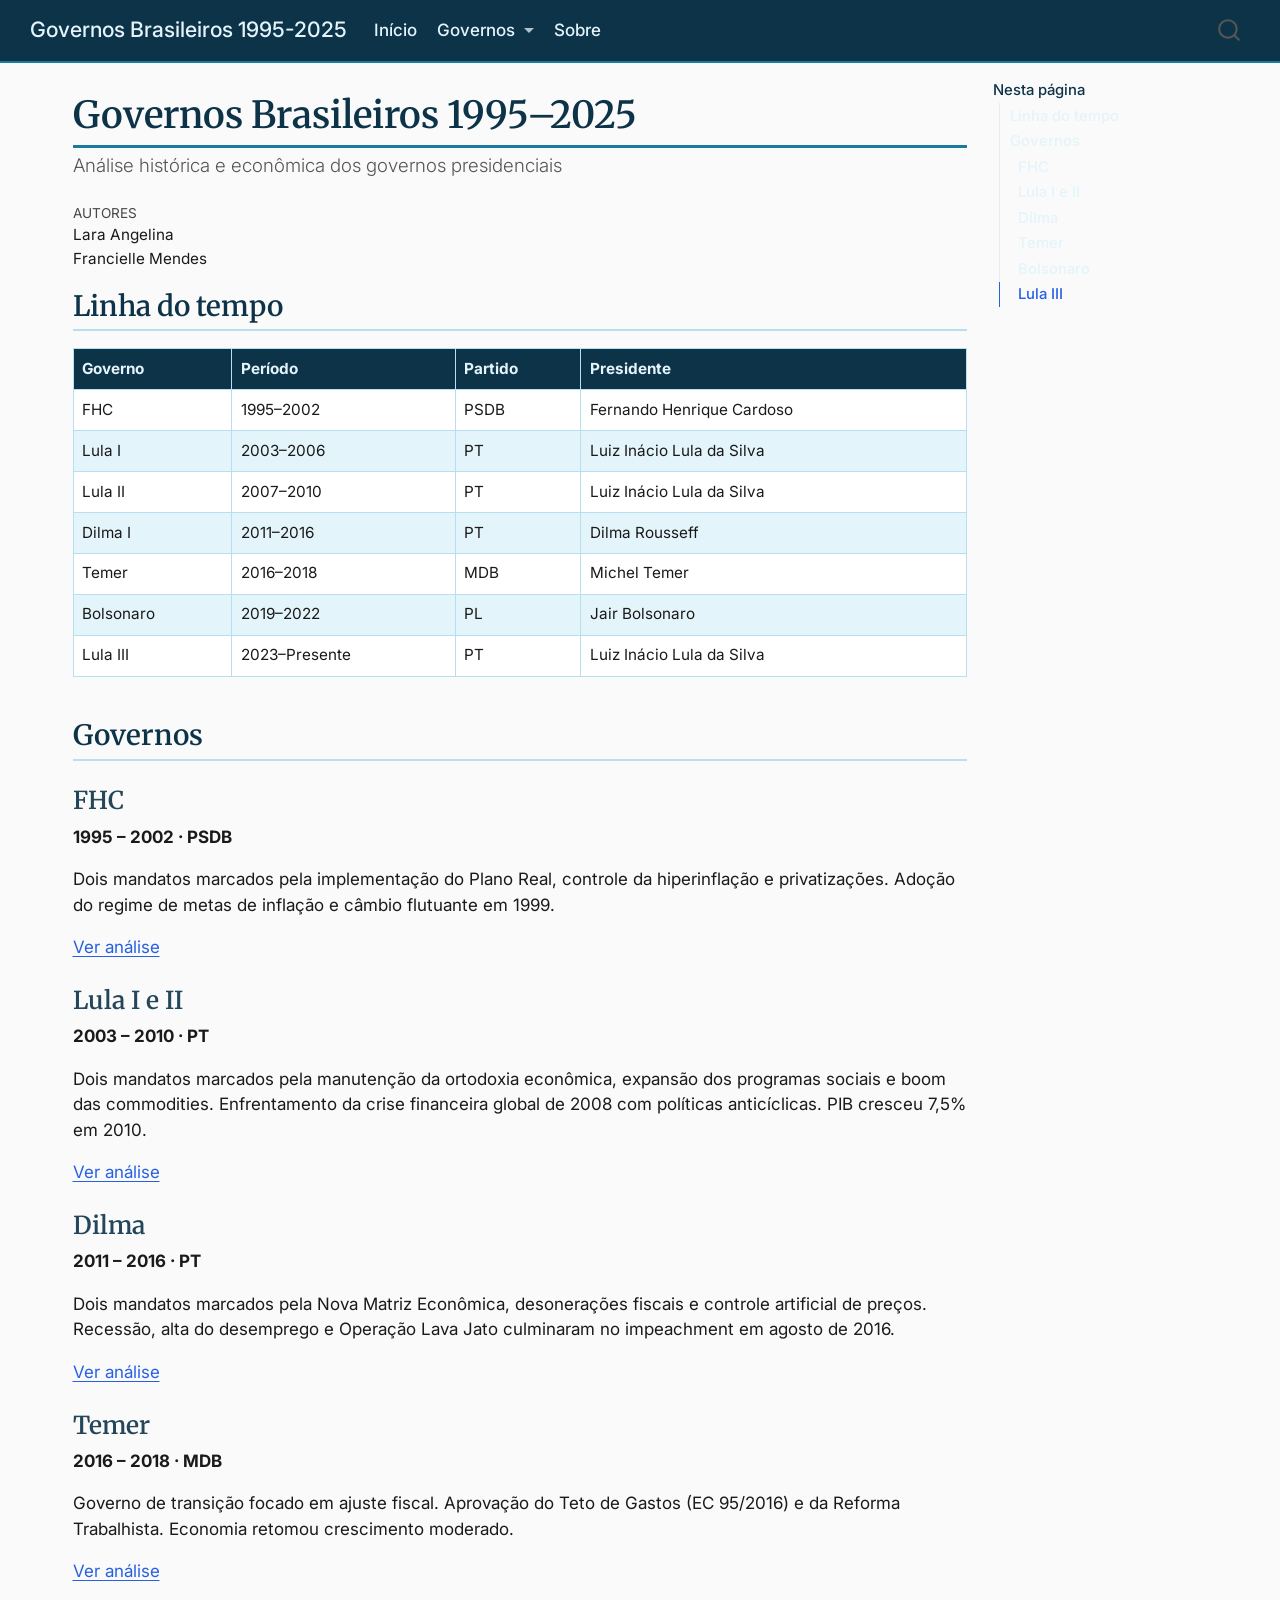
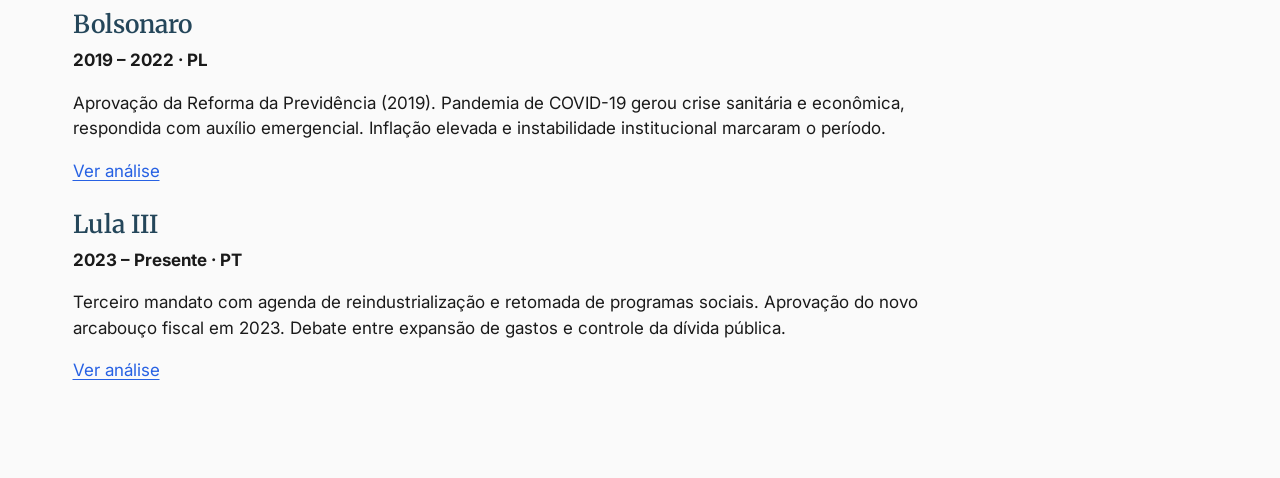
<file: docs/index.html>
<!DOCTYPE html>
<html xmlns="http://www.w3.org/1999/xhtml" lang="pt-BR" xml:lang="pt-BR"><head>

<meta charset="utf-8">
<meta name="generator" content="quarto-1.9.38">

<meta name="viewport" content="width=device-width, initial-scale=1.0, user-scalable=yes">

<meta name="author" content="Lara Angelina">
<meta name="author" content="Francielle Mendes">

<title>Governos Brasileiros 1995–2025 – Governos Brasileiros 1995-2025</title>
<style>
/* Default styles provided by pandoc.
** See https://pandoc.org/MANUAL.html#variables-for-html for config info.
*/
code{white-space: pre-wrap;}
span.smallcaps{font-variant: small-caps;}
div.columns{display: flex; gap: min(4vw, 1.5em);}
div.column{flex: auto; overflow-x: auto;}
div.hanging-indent{margin-left: 1.5em; text-indent: -1.5em;}
ul.task-list{list-style: none;}
ul.task-list li input[type="checkbox"] {
  width: 0.8em;
  margin: 0 0.8em 0.2em -1em; /* quarto-specific, see https://github.com/quarto-dev/quarto-cli/issues/4556 */ 
  vertical-align: middle;
}
</style>


<script src="site_libs/quarto-nav/quarto-nav.js"></script>
<script src="site_libs/quarto-nav/headroom.min.js"></script>
<script src="site_libs/clipboard/clipboard.min.js"></script>
<script src="site_libs/quarto-search/autocomplete.umd.js"></script>
<script src="site_libs/quarto-search/fuse.min.js"></script>
<script src="site_libs/quarto-search/quarto-search.js"></script>
<meta name="quarto:offset" content="./">
<script src="site_libs/quarto-html/quarto.js" type="module"></script>
<script src="site_libs/quarto-html/tabsets/tabsets.js" type="module"></script>
<script src="site_libs/quarto-html/popper.min.js"></script>
<script src="site_libs/quarto-html/tippy.umd.min.js"></script>
<script src="site_libs/quarto-html/anchor.min.js"></script>
<link href="site_libs/quarto-html/tippy.css" rel="stylesheet">
<link href="site_libs/quarto-html/quarto-syntax-highlighting-15634bcf2e68342d4ad2dfa704d543f6.css" rel="stylesheet" id="quarto-text-highlighting-styles">
<script src="site_libs/bootstrap/bootstrap.min.js"></script>
<link href="site_libs/bootstrap/bootstrap-icons.css" rel="stylesheet">
<link href="site_libs/bootstrap/bootstrap-a0f9fd0d421825b736dc1bbcbcba2219.min.css" rel="stylesheet" append-hash="true" id="quarto-bootstrap" data-mode="light">
<script id="quarto-search-options" type="application/json">{
  "location": "navbar",
  "copy-button": false,
  "collapse-after": 3,
  "panel-placement": "end",
  "type": "overlay",
  "limit": 50,
  "keyboard-shortcut": [
    "f",
    "/",
    "s"
  ],
  "show-item-context": false,
  "language": {
    "search-no-results-text": "Nenhum resultado",
    "search-matching-documents-text": "documentos correspondentes",
    "search-copy-link-title": "Copiar link para a busca",
    "search-hide-matches-text": "Esconder correspondências adicionais",
    "search-more-match-text": "mais correspondência neste documento",
    "search-more-matches-text": "mais correspondências neste documento",
    "search-clear-button-title": "Limpar",
    "search-text-placeholder": "",
    "search-detached-cancel-button-title": "Cancelar",
    "search-submit-button-title": "Enviar",
    "search-label": "Procurar"
  }
}</script>


<link rel="stylesheet" href="styles.css">
</head>

<body class="nav-fixed quarto-light">

<div id="quarto-search-results"></div>
  <header id="quarto-header" class="headroom fixed-top">
    <nav class="navbar navbar-expand-lg " data-bs-theme="dark">
      <div class="navbar-container container-fluid">
      <div class="navbar-brand-container mx-auto">
    <a class="navbar-brand" href="./index.html">
    <span class="navbar-title">Governos Brasileiros 1995-2025</span>
    </a>
  </div>
            <div id="quarto-search" class="" title="Procurar"></div>
          <button class="navbar-toggler" type="button" data-bs-toggle="collapse" data-bs-target="#navbarCollapse" aria-controls="navbarCollapse" role="menu" aria-expanded="false" aria-label="Alternar de navegação" onclick="if (window.quartoToggleHeadroom) { window.quartoToggleHeadroom(); }">
  <span class="navbar-toggler-icon"></span>
</button>
          <div class="collapse navbar-collapse" id="navbarCollapse">
            <ul class="navbar-nav navbar-nav-scroll me-auto">
  <li class="nav-item">
    <a class="nav-link active" href="./index.html" aria-current="page"> 
<span class="menu-text">Início</span></a>
  </li>  
  <li class="nav-item dropdown ">
    <a class="nav-link dropdown-toggle" href="#" id="nav-menu-governos" role="link" data-bs-toggle="dropdown" aria-expanded="false">
 <span class="menu-text">Governos</span>
    </a>
    <ul class="dropdown-menu" aria-labelledby="nav-menu-governos">    
        <li>
    <a class="dropdown-item" href="./fernando_hc.html">
 <span class="dropdown-text">Fernando H. Cardoso (1995-2003)</span></a>
  </li>  
        <li>
    <a class="dropdown-item" href="./lula_i_ii.html">
 <span class="dropdown-text">Lula I (2003-2011)</span></a>
  </li>  
        <li>
    <a class="dropdown-item" href="./dilma.html">
 <span class="dropdown-text">Dilma Rousseff (2011 - 12/05/2016)</span></a>
  </li>  
        <li>
    <a class="dropdown-item" href="./temer.html">
 <span class="dropdown-text">Michel Temer (12/05/2016 - 2019)</span></a>
  </li>  
        <li>
    <a class="dropdown-item" href="./bolsonaro.html">
 <span class="dropdown-text">Jair M. Bolsonaro (2019-2023)</span></a>
  </li>  
        <li>
    <a class="dropdown-item" href="./lula_iii.html">
 <span class="dropdown-text">Lula II (2023- atual)</span></a>
  </li>  
    </ul>
  </li>
  <li class="nav-item">
    <a class="nav-link" href="./about.html"> 
<span class="menu-text">Sobre</span></a>
  </li>  
</ul>
          </div> <!-- /navcollapse -->
            <div class="quarto-navbar-tools">
</div>
      </div> <!-- /container-fluid -->
    </nav>
</header>
<!-- content -->
<div id="quarto-content" class="quarto-container page-columns page-rows-contents page-layout-full page-navbar">
<!-- sidebar -->
<!-- margin-sidebar -->
    <div id="quarto-margin-sidebar" class="sidebar margin-sidebar">
        <nav id="TOC" role="doc-toc" class="toc-active">
    <h2 id="toc-title">Nesta página</h2>
   
  <ul>
  <li><a href="#linha-do-tempo" id="toc-linha-do-tempo" class="nav-link active" data-scroll-target="#linha-do-tempo">Linha do tempo</a></li>
  <li><a href="#governos" id="toc-governos" class="nav-link" data-scroll-target="#governos">Governos</a>
  <ul class="collapse">
  <li><a href="#fhc" id="toc-fhc" class="nav-link" data-scroll-target="#fhc">FHC</a></li>
  <li><a href="#lula-i-e-ii" id="toc-lula-i-e-ii" class="nav-link" data-scroll-target="#lula-i-e-ii">Lula I e II</a></li>
  <li><a href="#dilma" id="toc-dilma" class="nav-link" data-scroll-target="#dilma">Dilma</a></li>
  <li><a href="#temer" id="toc-temer" class="nav-link" data-scroll-target="#temer">Temer</a></li>
  <li><a href="#bolsonaro" id="toc-bolsonaro" class="nav-link" data-scroll-target="#bolsonaro">Bolsonaro</a></li>
  <li><a href="#lula-iii" id="toc-lula-iii" class="nav-link" data-scroll-target="#lula-iii">Lula III</a></li>
  </ul></li>
  </ul>
</nav>
    </div>
<!-- main -->
<main class="content column-page-left" id="quarto-document-content">

<header id="title-block-header" class="quarto-title-block default">
<div class="quarto-title">
<h1 class="title">Governos Brasileiros 1995–2025</h1>
<p class="subtitle lead">Análise histórica e econômica dos governos presidenciais</p>
</div>



<div class="quarto-title-meta column-page-left">

    <div>
    <div class="quarto-title-meta-heading">Autores</div>
    <div class="quarto-title-meta-contents">
             <p>Lara Angelina </p>
             <p>Francielle Mendes </p>
          </div>
  </div>
    
  
    
  </div>
  


</header>


<section id="linha-do-tempo" class="level2">
<h2 class="anchored" data-anchor-id="linha-do-tempo">Linha do tempo</h2>
<table class="caption-top table">
<thead>
<tr class="header">
<th>Governo</th>
<th>Período</th>
<th>Partido</th>
<th>Presidente</th>
</tr>
</thead>
<tbody>
<tr class="odd">
<td>FHC</td>
<td>1995–2002</td>
<td>PSDB</td>
<td>Fernando Henrique Cardoso</td>
</tr>
<tr class="even">
<td>Lula I</td>
<td>2003–2006</td>
<td>PT</td>
<td>Luiz Inácio Lula da Silva</td>
</tr>
<tr class="odd">
<td>Lula II</td>
<td>2007–2010</td>
<td>PT</td>
<td>Luiz Inácio Lula da Silva</td>
</tr>
<tr class="even">
<td>Dilma I</td>
<td>2011–2016</td>
<td>PT</td>
<td>Dilma Rousseff</td>
</tr>
<tr class="odd">
<td>Temer</td>
<td>2016–2018</td>
<td>MDB</td>
<td>Michel Temer</td>
</tr>
<tr class="even">
<td>Bolsonaro</td>
<td>2019–2022</td>
<td>PL</td>
<td>Jair Bolsonaro</td>
</tr>
<tr class="odd">
<td>Lula III</td>
<td>2023–Presente</td>
<td>PT</td>
<td>Luiz Inácio Lula da Silva</td>
</tr>
</tbody>
</table>
</section>
<section id="governos" class="level2">
<h2 class="anchored" data-anchor-id="governos">Governos</h2>
<section id="fhc" class="level3">
<h3 class="anchored" data-anchor-id="fhc">FHC</h3>
<p><strong>1995 – 2002 · PSDB</strong></p>
<p>Dois mandatos marcados pela implementação do Plano Real, controle da hiperinflação e privatizações. Adoção do regime de metas de inflação e câmbio flutuante em 1999.</p>
<p><a href="fernando_hc.html">Ver análise</a></p>
</section>
<section id="lula-i-e-ii" class="level3">
<h3 class="anchored" data-anchor-id="lula-i-e-ii">Lula I e II</h3>
<p><strong>2003 – 2010 · PT</strong></p>
<p>Dois mandatos marcados pela manutenção da ortodoxia econômica, expansão dos programas sociais e boom das commodities. Enfrentamento da crise financeira global de 2008 com políticas anticíclicas. PIB cresceu 7,5% em 2010.</p>
<p><a href="lula_i_ii.html">Ver análise</a></p>
</section>
<section id="dilma" class="level3">
<h3 class="anchored" data-anchor-id="dilma">Dilma</h3>
<p><strong>2011 – 2016 · PT</strong></p>
<p>Dois mandatos marcados pela Nova Matriz Econômica, desonerações fiscais e controle artificial de preços. Recessão, alta do desemprego e Operação Lava Jato culminaram no impeachment em agosto de 2016.</p>
<p><a href="dilma.html">Ver análise</a></p>
</section>
<section id="temer" class="level3">
<h3 class="anchored" data-anchor-id="temer">Temer</h3>
<p><strong>2016 – 2018 · MDB</strong></p>
<p>Governo de transição focado em ajuste fiscal. Aprovação do Teto de Gastos (EC 95/2016) e da Reforma Trabalhista. Economia retomou crescimento moderado.</p>
<p><a href="temer.html">Ver análise</a></p>
</section>
<section id="bolsonaro" class="level3">
<h3 class="anchored" data-anchor-id="bolsonaro">Bolsonaro</h3>
<p><strong>2019 – 2022 · PL</strong></p>
<p>Aprovação da Reforma da Previdência (2019). Pandemia de COVID-19 gerou crise sanitária e econômica, respondida com auxílio emergencial. Inflação elevada e instabilidade institucional marcaram o período.</p>
<p><a href="bolsonaro.html">Ver análise</a></p>
</section>
<section id="lula-iii" class="level3">
<h3 class="anchored" data-anchor-id="lula-iii">Lula III</h3>
<p><strong>2023 – Presente · PT</strong></p>
<p>Terceiro mandato com agenda de reindustrialização e retomada de programas sociais. Aprovação do novo arcabouço fiscal em 2023. Debate entre expansão de gastos e controle da dívida pública.</p>
<p><a href="lula_iii.html">Ver análise</a></p>


</section>
</section>

</main> <!-- /main -->
<script id="quarto-html-after-body" type="application/javascript">
  window.document.addEventListener("DOMContentLoaded", function (event) {
    const icon = "";
    const anchorJS = new window.AnchorJS();
    anchorJS.options = {
      placement: 'right',
      icon: icon
    };
    anchorJS.add('.anchored');
    const isCodeAnnotation = (el) => {
      for (const clz of el.classList) {
        if (clz.startsWith('code-annotation-')) {                     
          return true;
        }
      }
      return false;
    }
    const onCopySuccess = function(e) {
      // button target
      const button = e.trigger;
      // don't keep focus
      button.blur();
      // flash "checked"
      button.classList.add('code-copy-button-checked');
      var currentTitle = button.getAttribute("title");
      button.setAttribute("title", "Copiada");
      let tooltip;
      if (window.bootstrap) {
        button.setAttribute("data-bs-toggle", "tooltip");
        button.setAttribute("data-bs-placement", "left");
        button.setAttribute("data-bs-title", "Copiada");
        tooltip = new bootstrap.Tooltip(button, 
          { trigger: "manual", 
            customClass: "code-copy-button-tooltip",
            offset: [0, -8]});
        tooltip.show();    
      }
      setTimeout(function() {
        if (tooltip) {
          tooltip.hide();
          button.removeAttribute("data-bs-title");
          button.removeAttribute("data-bs-toggle");
          button.removeAttribute("data-bs-placement");
        }
        button.setAttribute("title", currentTitle);
        button.classList.remove('code-copy-button-checked');
      }, 1000);
      // clear code selection
      e.clearSelection();
    }
    const getTextToCopy = function(trigger) {
      const outerScaffold = trigger.parentElement.cloneNode(true);
      const codeEl = outerScaffold.querySelector('code');
      for (const childEl of codeEl.children) {
        if (isCodeAnnotation(childEl)) {
          childEl.remove();
        }
      }
      return codeEl.innerText;
    }
    const clipboard = new window.ClipboardJS('.code-copy-button:not([data-in-quarto-modal])', {
      text: getTextToCopy
    });
    clipboard.on('success', onCopySuccess);
    if (window.document.getElementById('quarto-embedded-source-code-modal')) {
      const clipboardModal = new window.ClipboardJS('.code-copy-button[data-in-quarto-modal]', {
        text: getTextToCopy,
        container: window.document.getElementById('quarto-embedded-source-code-modal')
      });
      clipboardModal.on('success', onCopySuccess);
    }
      var localhostRegex = new RegExp(/^(?:http|https):\/\/localhost\:?[0-9]*\//);
      var mailtoRegex = new RegExp(/^mailto:/);
        var filterRegex = new RegExp("https:\/\/fran-ufpi\.github\.io\/governosbrasil\/");
      var isInternal = (href) => {
          return filterRegex.test(href) || localhostRegex.test(href) || mailtoRegex.test(href);
      }
      // Inspect non-navigation links and adorn them if external
     var links = window.document.querySelectorAll('a[href]:not(.nav-link):not(.navbar-brand):not(.toc-action):not(.sidebar-link):not(.sidebar-item-toggle):not(.pagination-link):not(.no-external):not([aria-hidden]):not(.dropdown-item):not(.quarto-navigation-tool):not(.about-link)');
      for (var i=0; i<links.length; i++) {
        const link = links[i];
        if (!isInternal(link.href)) {
          // undo the damage that might have been done by quarto-nav.js in the case of
          // links that we want to consider external
          if (link.dataset.originalHref !== undefined) {
            link.href = link.dataset.originalHref;
          }
        }
      }
    function tippyHover(el, contentFn, onTriggerFn, onUntriggerFn) {
      const config = {
        allowHTML: true,
        maxWidth: 500,
        delay: 100,
        arrow: false,
        appendTo: function(el) {
            return el.parentElement;
        },
        interactive: true,
        interactiveBorder: 10,
        theme: 'quarto',
        placement: 'bottom-start',
      };
      if (contentFn) {
        config.content = contentFn;
      }
      if (onTriggerFn) {
        config.onTrigger = onTriggerFn;
      }
      if (onUntriggerFn) {
        config.onUntrigger = onUntriggerFn;
      }
      window.tippy(el, config); 
    }
    const noterefs = window.document.querySelectorAll('a[role="doc-noteref"]');
    for (var i=0; i<noterefs.length; i++) {
      const ref = noterefs[i];
      tippyHover(ref, function() {
        // use id or data attribute instead here
        let href = ref.getAttribute('data-footnote-href') || ref.getAttribute('href');
        try { href = new URL(href).hash; } catch {}
        const id = href.replace(/^#\/?/, "");
        const note = window.document.getElementById(id);
        if (note) {
          return note.innerHTML;
        } else {
          return "";
        }
      });
    }
    const xrefs = window.document.querySelectorAll('a.quarto-xref');
    const processXRef = (id, note) => {
      // Strip column container classes
      const stripColumnClz = (el) => {
        el.classList.remove("page-full", "page-columns");
        if (el.children) {
          for (const child of el.children) {
            stripColumnClz(child);
          }
        }
      }
      stripColumnClz(note)
      if (id === null || id.startsWith('sec-')) {
        // Special case sections, only their first couple elements
        const container = document.createElement("div");
        if (note.children && note.children.length > 2) {
          container.appendChild(note.children[0].cloneNode(true));
          for (let i = 1; i < note.children.length; i++) {
            const child = note.children[i];
            if (child.tagName === "P" && child.innerText === "") {
              continue;
            } else {
              container.appendChild(child.cloneNode(true));
              break;
            }
          }
          if (window.Quarto?.typesetMath) {
            window.Quarto.typesetMath(container);
          }
          return container.innerHTML
        } else {
          if (window.Quarto?.typesetMath) {
            window.Quarto.typesetMath(note);
          }
          return note.innerHTML;
        }
      } else {
        // Remove any anchor links if they are present
        const anchorLink = note.querySelector('a.anchorjs-link');
        if (anchorLink) {
          anchorLink.remove();
        }
        if (window.Quarto?.typesetMath) {
          window.Quarto.typesetMath(note);
        }
        if (note.classList.contains("callout")) {
          return note.outerHTML;
        } else {
          return note.innerHTML;
        }
      }
    }
    for (var i=0; i<xrefs.length; i++) {
      const xref = xrefs[i];
      tippyHover(xref, undefined, function(instance) {
        instance.disable();
        let url = xref.getAttribute('href');
        let hash = undefined; 
        if (url.startsWith('#')) {
          hash = url;
        } else {
          try { hash = new URL(url).hash; } catch {}
        }
        if (hash) {
          const id = hash.replace(/^#\/?/, "");
          const note = window.document.getElementById(id);
          if (note !== null) {
            try {
              const html = processXRef(id, note.cloneNode(true));
              instance.setContent(html);
            } finally {
              instance.enable();
              instance.show();
            }
          } else {
            // See if we can fetch this
            fetch(url.split('#')[0])
            .then(res => res.text())
            .then(html => {
              const parser = new DOMParser();
              const htmlDoc = parser.parseFromString(html, "text/html");
              const note = htmlDoc.getElementById(id);
              if (note !== null) {
                const html = processXRef(id, note);
                instance.setContent(html);
              } 
            }).finally(() => {
              instance.enable();
              instance.show();
            });
          }
        } else {
          // See if we can fetch a full url (with no hash to target)
          // This is a special case and we should probably do some content thinning / targeting
          fetch(url)
          .then(res => res.text())
          .then(html => {
            const parser = new DOMParser();
            const htmlDoc = parser.parseFromString(html, "text/html");
            const note = htmlDoc.querySelector('main.content');
            if (note !== null) {
              // This should only happen for chapter cross references
              // (since there is no id in the URL)
              // remove the first header
              if (note.children.length > 0 && note.children[0].tagName === "HEADER") {
                note.children[0].remove();
              }
              const html = processXRef(null, note);
              instance.setContent(html);
            } 
          }).finally(() => {
            instance.enable();
            instance.show();
          });
        }
      }, function(instance) {
      });
    }
        let selectedAnnoteEl;
        const selectorForAnnotation = ( cell, annotation) => {
          let cellAttr = 'data-code-cell="' + cell + '"';
          let lineAttr = 'data-code-annotation="' +  annotation + '"';
          const selector = 'span[' + cellAttr + '][' + lineAttr + ']';
          return selector;
        }
        const selectCodeLines = (annoteEl) => {
          const doc = window.document;
          const targetCell = annoteEl.getAttribute("data-target-cell");
          const targetAnnotation = annoteEl.getAttribute("data-target-annotation");
          const annoteSpan = window.document.querySelector(selectorForAnnotation(targetCell, targetAnnotation));
          const lines = annoteSpan.getAttribute("data-code-lines").split(",");
          const lineIds = lines.map((line) => {
            return targetCell + "-" + line;
          })
          let top = null;
          let height = null;
          let parent = null;
          if (lineIds.length > 0) {
              //compute the position of the single el (top and bottom and make a div)
              const el = window.document.getElementById(lineIds[0]);
              top = el.offsetTop;
              height = el.offsetHeight;
              parent = el.parentElement.parentElement;
            if (lineIds.length > 1) {
              const lastEl = window.document.getElementById(lineIds[lineIds.length - 1]);
              const bottom = lastEl.offsetTop + lastEl.offsetHeight;
              height = bottom - top;
            }
            if (top !== null && height !== null && parent !== null) {
              // cook up a div (if necessary) and position it 
              let div = window.document.getElementById("code-annotation-line-highlight");
              if (div === null) {
                div = window.document.createElement("div");
                div.setAttribute("id", "code-annotation-line-highlight");
                div.style.position = 'absolute';
                parent.appendChild(div);
              }
              div.style.top = top - 2 + "px";
              div.style.height = height + 4 + "px";
              div.style.left = 0;
              let gutterDiv = window.document.getElementById("code-annotation-line-highlight-gutter");
              if (gutterDiv === null) {
                gutterDiv = window.document.createElement("div");
                gutterDiv.setAttribute("id", "code-annotation-line-highlight-gutter");
                gutterDiv.style.position = 'absolute';
                const codeCell = window.document.getElementById(targetCell);
                const gutter = codeCell.querySelector('.code-annotation-gutter');
                gutter.appendChild(gutterDiv);
              }
              gutterDiv.style.top = top - 2 + "px";
              gutterDiv.style.height = height + 4 + "px";
            }
            selectedAnnoteEl = annoteEl;
          }
        };
        const unselectCodeLines = () => {
          const elementsIds = ["code-annotation-line-highlight", "code-annotation-line-highlight-gutter"];
          elementsIds.forEach((elId) => {
            const div = window.document.getElementById(elId);
            if (div) {
              div.remove();
            }
          });
          selectedAnnoteEl = undefined;
        };
          // Handle positioning of the toggle
      window.addEventListener(
        "resize",
        throttle(() => {
          elRect = undefined;
          if (selectedAnnoteEl) {
            selectCodeLines(selectedAnnoteEl);
          }
        }, 10)
      );
      function throttle(fn, ms) {
      let throttle = false;
      let timer;
        return (...args) => {
          if(!throttle) { // first call gets through
              fn.apply(this, args);
              throttle = true;
          } else { // all the others get throttled
              if(timer) clearTimeout(timer); // cancel #2
              timer = setTimeout(() => {
                fn.apply(this, args);
                timer = throttle = false;
              }, ms);
          }
        };
      }
        // Attach click handler to the DT
        const annoteDls = window.document.querySelectorAll('dt[data-target-cell]');
        for (const annoteDlNode of annoteDls) {
          annoteDlNode.addEventListener('click', (event) => {
            const clickedEl = event.target;
            if (clickedEl !== selectedAnnoteEl) {
              unselectCodeLines();
              const activeEl = window.document.querySelector('dt[data-target-cell].code-annotation-active');
              if (activeEl) {
                activeEl.classList.remove('code-annotation-active');
              }
              selectCodeLines(clickedEl);
              clickedEl.classList.add('code-annotation-active');
            } else {
              // Unselect the line
              unselectCodeLines();
              clickedEl.classList.remove('code-annotation-active');
            }
          });
        }
    const findCites = (el) => {
      const parentEl = el.parentElement;
      if (parentEl) {
        const cites = parentEl.dataset.cites;
        if (cites) {
          return {
            el,
            cites: cites.split(' ')
          };
        } else {
          return findCites(el.parentElement)
        }
      } else {
        return undefined;
      }
    };
    var bibliorefs = window.document.querySelectorAll('a[role="doc-biblioref"]');
    for (var i=0; i<bibliorefs.length; i++) {
      const ref = bibliorefs[i];
      const citeInfo = findCites(ref);
      if (citeInfo) {
        tippyHover(citeInfo.el, function() {
          var popup = window.document.createElement('div');
          citeInfo.cites.forEach(function(cite) {
            var citeDiv = window.document.createElement('div');
            citeDiv.classList.add('hanging-indent');
            citeDiv.classList.add('csl-entry');
            var biblioDiv = window.document.getElementById('ref-' + cite);
            if (biblioDiv) {
              citeDiv.innerHTML = biblioDiv.innerHTML;
            }
            popup.appendChild(citeDiv);
          });
          return popup.innerHTML;
        });
      }
    }
  });
  </script>
</div> <!-- /content -->




</body></html>
</file>
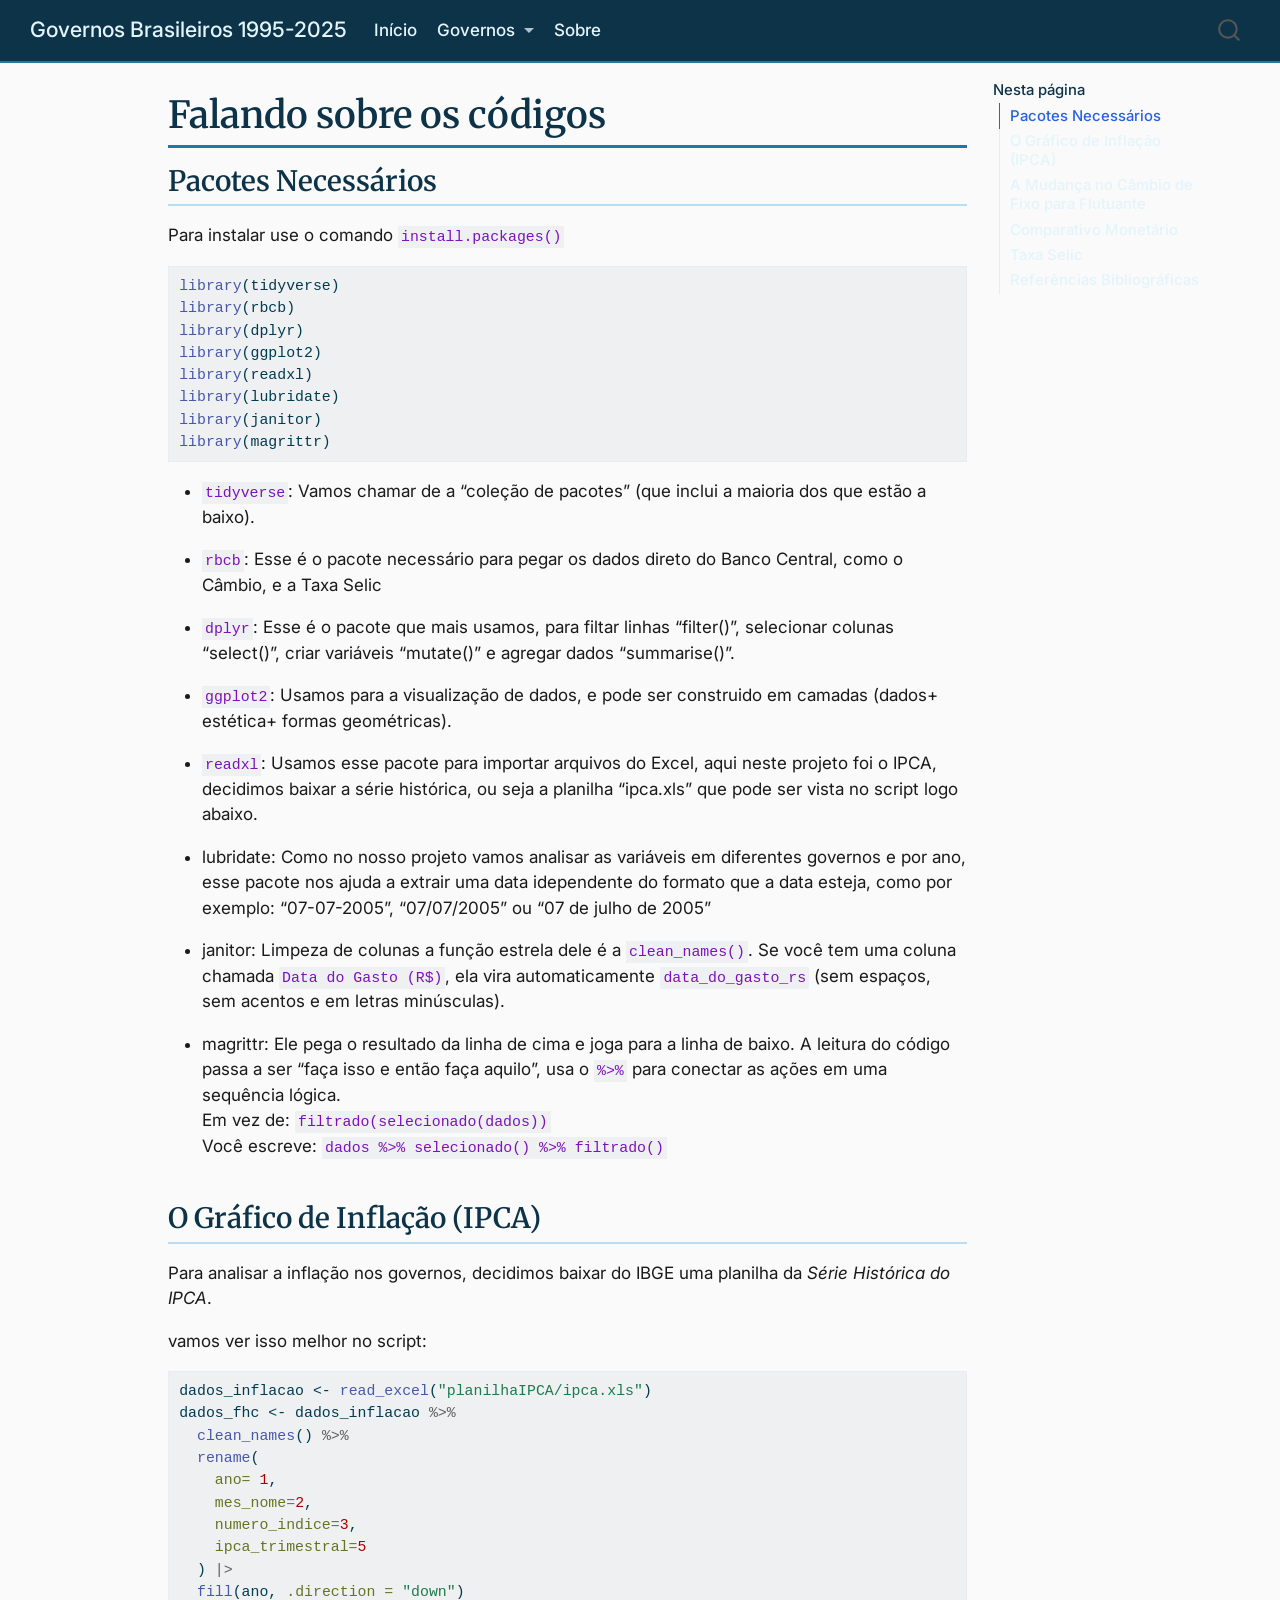
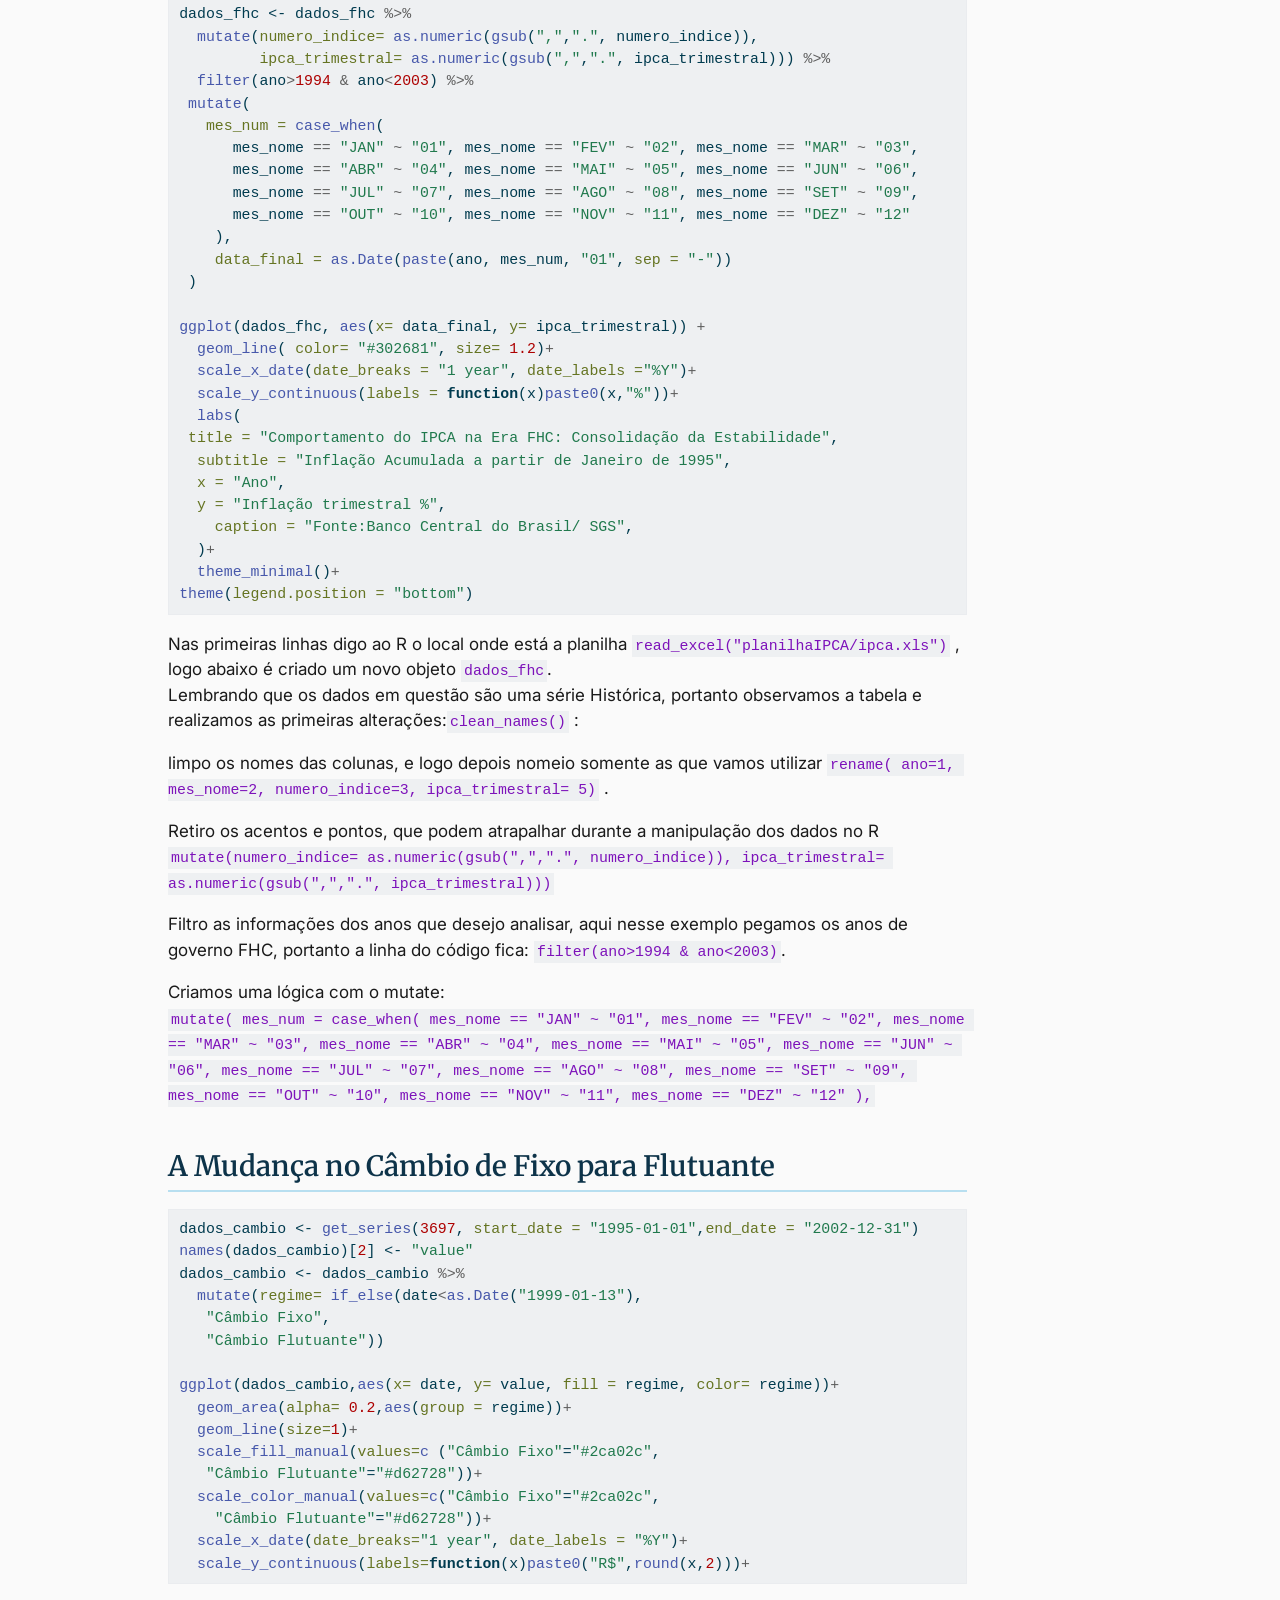
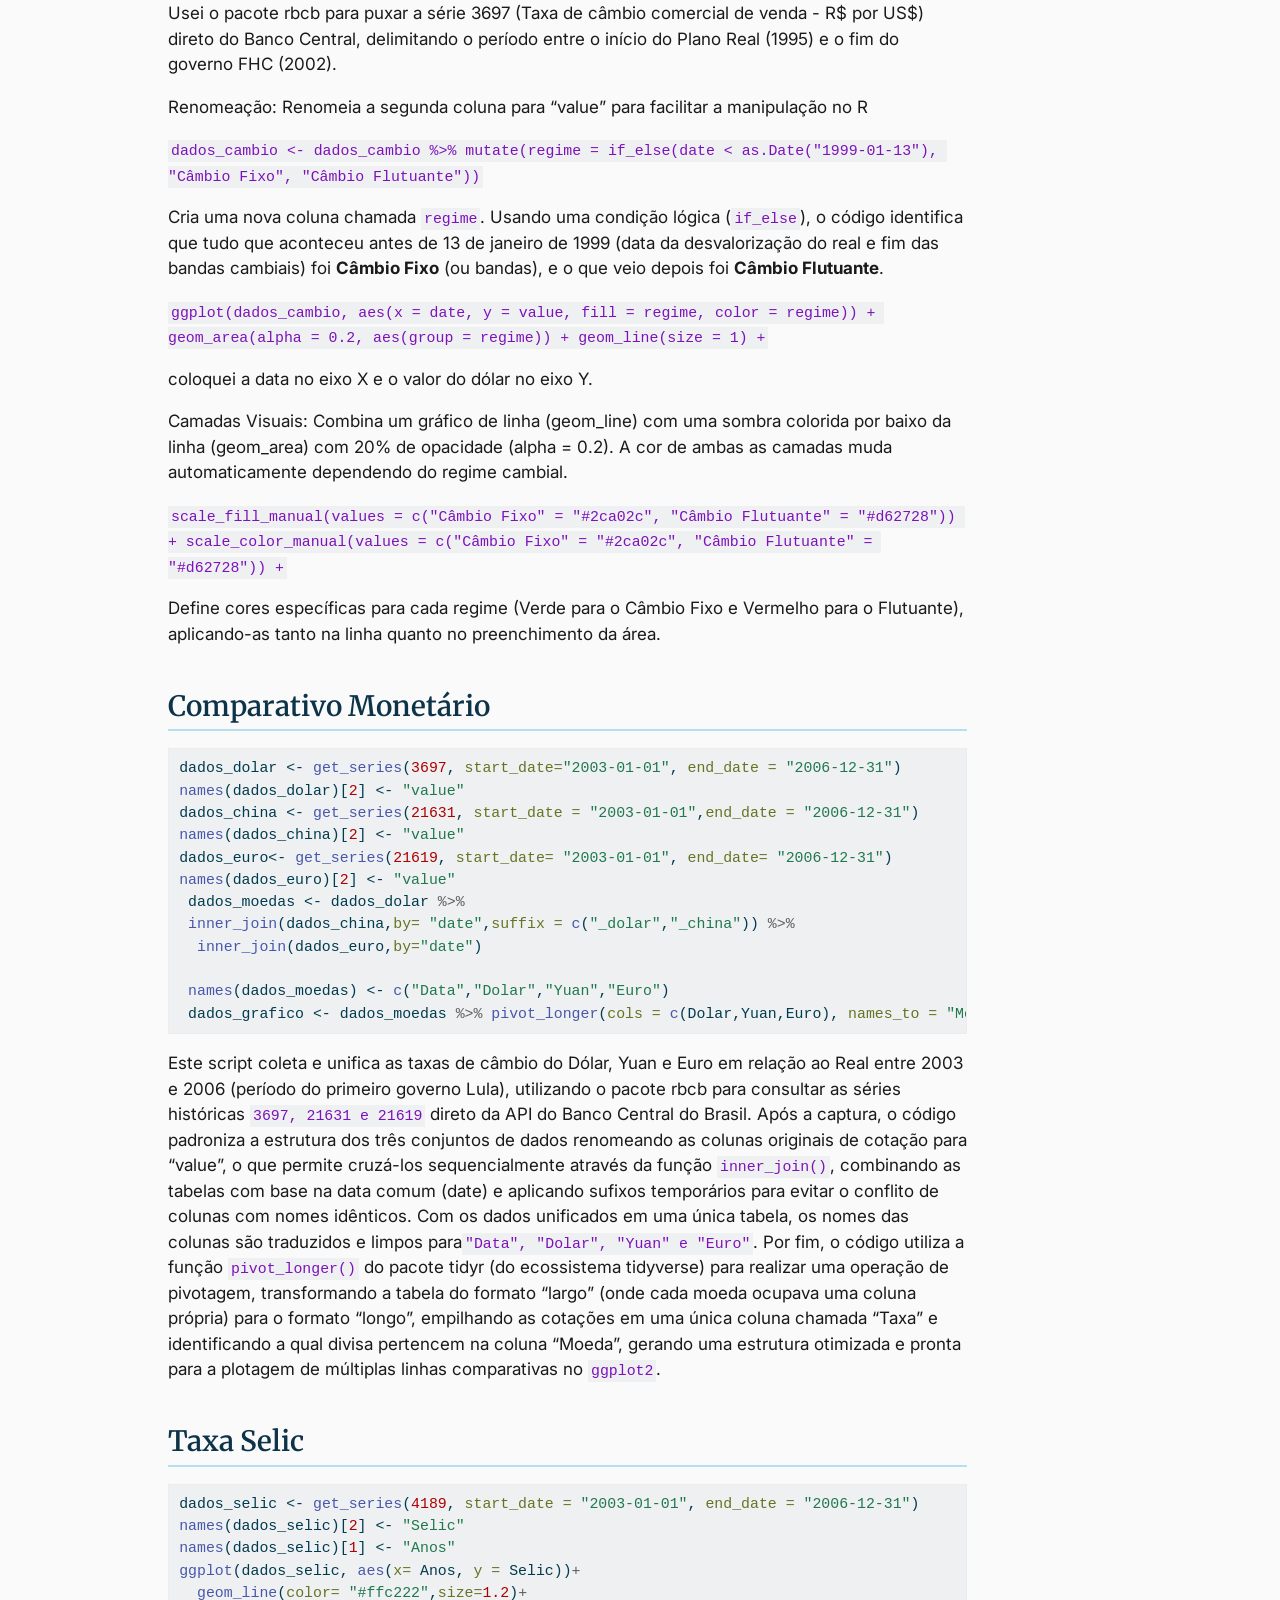
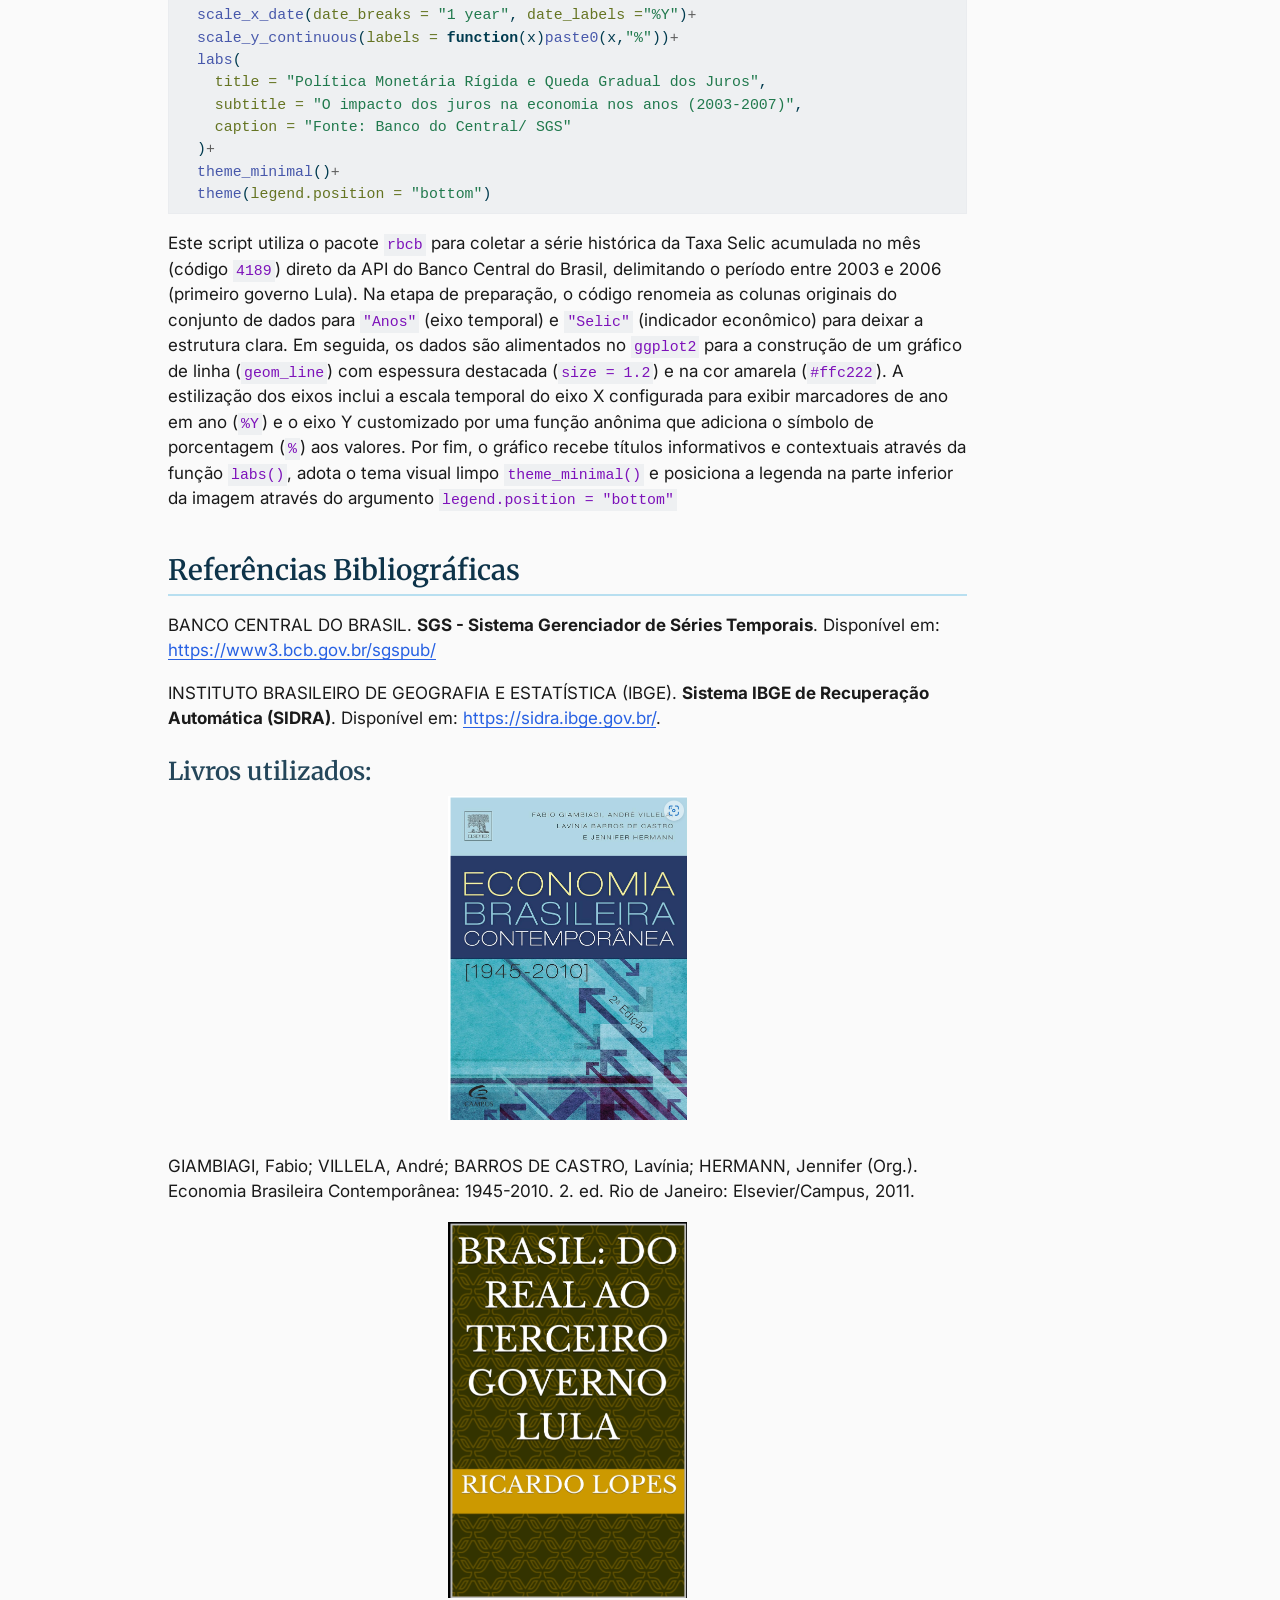
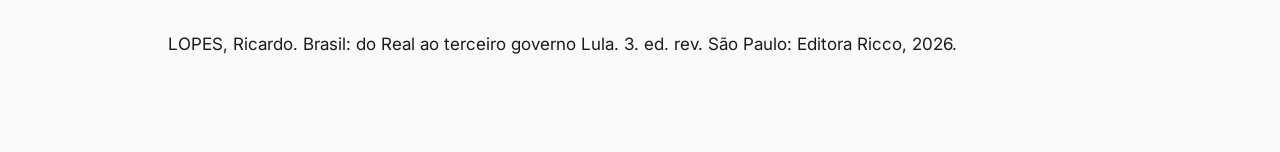
<file: docs/about.html>
<!DOCTYPE html>
<html xmlns="http://www.w3.org/1999/xhtml" lang="pt-BR" xml:lang="pt-BR"><head>

<meta charset="utf-8">
<meta name="generator" content="quarto-1.9.38">

<meta name="viewport" content="width=device-width, initial-scale=1.0, user-scalable=yes">


<title>Falando sobre os códigos – Governos Brasileiros 1995-2025</title>
<style>
/* Default styles provided by pandoc.
** See https://pandoc.org/MANUAL.html#variables-for-html for config info.
*/
code{white-space: pre-wrap;}
span.smallcaps{font-variant: small-caps;}
div.columns{display: flex; gap: min(4vw, 1.5em);}
div.column{flex: auto; overflow-x: auto;}
div.hanging-indent{margin-left: 1.5em; text-indent: -1.5em;}
ul.task-list{list-style: none;}
ul.task-list li input[type="checkbox"] {
  width: 0.8em;
  margin: 0 0.8em 0.2em -1em; /* quarto-specific, see https://github.com/quarto-dev/quarto-cli/issues/4556 */ 
  vertical-align: middle;
}
/* CSS for syntax highlighting */
html { -webkit-text-size-adjust: 100%; }
pre > code.sourceCode { white-space: pre; position: relative; }
pre > code.sourceCode > span { display: inline-block; line-height: 1.25; }
pre > code.sourceCode > span:empty { height: 1.2em; }
.sourceCode { overflow: visible; }
code.sourceCode > span { color: inherit; text-decoration: inherit; }
div.sourceCode { margin: 1em 0; }
pre.sourceCode { margin: 0; }
@media screen {
div.sourceCode { overflow: auto; }
}
@media print {
pre > code.sourceCode { white-space: pre-wrap; }
pre > code.sourceCode > span { text-indent: -5em; padding-left: 5em; }
}
pre.numberSource code
  { counter-reset: source-line 0; }
pre.numberSource code > span
  { position: relative; left: -4em; counter-increment: source-line; }
pre.numberSource code > span > a:first-child::before
  { content: counter(source-line);
    position: relative; left: -1em; text-align: right; vertical-align: baseline;
    border: none; display: inline-block;
    -webkit-touch-callout: none; -webkit-user-select: none;
    -khtml-user-select: none; -moz-user-select: none;
    -ms-user-select: none; user-select: none;
    padding: 0 4px; width: 4em;
  }
pre.numberSource { margin-left: 3em;  padding-left: 4px; }
div.sourceCode
  {   }
@media screen {
pre > code.sourceCode > span > a:first-child::before { text-decoration: underline; }
}
</style>


<script src="site_libs/quarto-nav/quarto-nav.js"></script>
<script src="site_libs/quarto-nav/headroom.min.js"></script>
<script src="site_libs/clipboard/clipboard.min.js"></script>
<script src="site_libs/quarto-search/autocomplete.umd.js"></script>
<script src="site_libs/quarto-search/fuse.min.js"></script>
<script src="site_libs/quarto-search/quarto-search.js"></script>
<meta name="quarto:offset" content="./">
<script src="site_libs/quarto-html/quarto.js" type="module"></script>
<script src="site_libs/quarto-html/tabsets/tabsets.js" type="module"></script>
<script src="site_libs/quarto-html/popper.min.js"></script>
<script src="site_libs/quarto-html/tippy.umd.min.js"></script>
<script src="site_libs/quarto-html/anchor.min.js"></script>
<link href="site_libs/quarto-html/tippy.css" rel="stylesheet">
<link href="site_libs/quarto-html/quarto-syntax-highlighting-15634bcf2e68342d4ad2dfa704d543f6.css" rel="stylesheet" id="quarto-text-highlighting-styles">
<script src="site_libs/bootstrap/bootstrap.min.js"></script>
<link href="site_libs/bootstrap/bootstrap-icons.css" rel="stylesheet">
<link href="site_libs/bootstrap/bootstrap-a0f9fd0d421825b736dc1bbcbcba2219.min.css" rel="stylesheet" append-hash="true" id="quarto-bootstrap" data-mode="light">
<script id="quarto-search-options" type="application/json">{
  "location": "navbar",
  "copy-button": false,
  "collapse-after": 3,
  "panel-placement": "end",
  "type": "overlay",
  "limit": 50,
  "keyboard-shortcut": [
    "f",
    "/",
    "s"
  ],
  "show-item-context": false,
  "language": {
    "search-no-results-text": "Nenhum resultado",
    "search-matching-documents-text": "documentos correspondentes",
    "search-copy-link-title": "Copiar link para a busca",
    "search-hide-matches-text": "Esconder correspondências adicionais",
    "search-more-match-text": "mais correspondência neste documento",
    "search-more-matches-text": "mais correspondências neste documento",
    "search-clear-button-title": "Limpar",
    "search-text-placeholder": "",
    "search-detached-cancel-button-title": "Cancelar",
    "search-submit-button-title": "Enviar",
    "search-label": "Procurar"
  }
}</script>


<link rel="stylesheet" href="styles.css">
</head>

<body class="nav-fixed quarto-light">

<div id="quarto-search-results"></div>
  <header id="quarto-header" class="headroom fixed-top">
    <nav class="navbar navbar-expand-lg " data-bs-theme="dark">
      <div class="navbar-container container-fluid">
      <div class="navbar-brand-container mx-auto">
    <a class="navbar-brand" href="./index.html">
    <span class="navbar-title">Governos Brasileiros 1995-2025</span>
    </a>
  </div>
            <div id="quarto-search" class="" title="Procurar"></div>
          <button class="navbar-toggler" type="button" data-bs-toggle="collapse" data-bs-target="#navbarCollapse" aria-controls="navbarCollapse" role="menu" aria-expanded="false" aria-label="Alternar de navegação" onclick="if (window.quartoToggleHeadroom) { window.quartoToggleHeadroom(); }">
  <span class="navbar-toggler-icon"></span>
</button>
          <div class="collapse navbar-collapse" id="navbarCollapse">
            <ul class="navbar-nav navbar-nav-scroll me-auto">
  <li class="nav-item">
    <a class="nav-link" href="./index.html"> 
<span class="menu-text">Início</span></a>
  </li>  
  <li class="nav-item dropdown ">
    <a class="nav-link dropdown-toggle" href="#" id="nav-menu-governos" role="link" data-bs-toggle="dropdown" aria-expanded="false">
 <span class="menu-text">Governos</span>
    </a>
    <ul class="dropdown-menu" aria-labelledby="nav-menu-governos">    
        <li>
    <a class="dropdown-item" href="./fernando_hc.html">
 <span class="dropdown-text">Fernando H. Cardoso (1995-2003)</span></a>
  </li>  
        <li>
    <a class="dropdown-item" href="./lula_i_ii.html">
 <span class="dropdown-text">Lula I (2003-2011)</span></a>
  </li>  
        <li>
    <a class="dropdown-item" href="./dilma.html">
 <span class="dropdown-text">Dilma Rousseff (2011 - 12/05/2016)</span></a>
  </li>  
        <li>
    <a class="dropdown-item" href="./temer.html">
 <span class="dropdown-text">Michel Temer (12/05/2016 - 2019)</span></a>
  </li>  
        <li>
    <a class="dropdown-item" href="./bolsonaro.html">
 <span class="dropdown-text">Jair M. Bolsonaro (2019-2023)</span></a>
  </li>  
        <li>
    <a class="dropdown-item" href="./lula_iii.html">
 <span class="dropdown-text">Lula II (2023- atual)</span></a>
  </li>  
    </ul>
  </li>
  <li class="nav-item">
    <a class="nav-link active" href="./about.html" aria-current="page"> 
<span class="menu-text">Sobre</span></a>
  </li>  
</ul>
          </div> <!-- /navcollapse -->
            <div class="quarto-navbar-tools">
</div>
      </div> <!-- /container-fluid -->
    </nav>
</header>
<!-- content -->
<div id="quarto-content" class="quarto-container page-columns page-rows-contents page-layout-article page-navbar">
<!-- sidebar -->
<!-- margin-sidebar -->
    <div id="quarto-margin-sidebar" class="sidebar margin-sidebar">
        <nav id="TOC" role="doc-toc" class="toc-active">
    <h2 id="toc-title">Nesta página</h2>
   
  <ul>
  <li><a href="#pacotes-necessários" id="toc-pacotes-necessários" class="nav-link active" data-scroll-target="#pacotes-necessários">Pacotes Necessários</a></li>
  <li><a href="#o-gráfico-de-inflação-ipca" id="toc-o-gráfico-de-inflação-ipca" class="nav-link" data-scroll-target="#o-gráfico-de-inflação-ipca">O Gráfico de Inflação (IPCA)</a></li>
  <li><a href="#a-mudança-no-câmbio-de-fixo-para-flutuante" id="toc-a-mudança-no-câmbio-de-fixo-para-flutuante" class="nav-link" data-scroll-target="#a-mudança-no-câmbio-de-fixo-para-flutuante">A Mudança no Câmbio de Fixo para Flutuante</a></li>
  <li><a href="#comparativo-monetário" id="toc-comparativo-monetário" class="nav-link" data-scroll-target="#comparativo-monetário">Comparativo Monetário</a></li>
  <li><a href="#taxa-selic" id="toc-taxa-selic" class="nav-link" data-scroll-target="#taxa-selic">Taxa Selic</a></li>
  <li><a href="#referências-bibliográficas" id="toc-referências-bibliográficas" class="nav-link" data-scroll-target="#referências-bibliográficas">Referências Bibliográficas</a>
  <ul class="collapse">
  <li><a href="#livros-utilizados" id="toc-livros-utilizados" class="nav-link" data-scroll-target="#livros-utilizados">Livros utilizados:</a></li>
  </ul></li>
  </ul>
</nav>
    </div>
<!-- main -->
<main class="content" id="quarto-document-content">

<header id="title-block-header" class="quarto-title-block default">
<div class="quarto-title">
<h1 class="title">Falando sobre os códigos</h1>
</div>



<div class="quarto-title-meta">

    
  
    
  </div>
  


</header>


<section id="pacotes-necessários" class="level2">
<h2 class="anchored" data-anchor-id="pacotes-necessários">Pacotes Necessários</h2>
<p>Para instalar use o comando <code>install.packages()</code></p>
<div class="cell">
<div class="code-copy-outer-scaffold"><div class="sourceCode cell-code" id="cb1"><pre class="sourceCode r code-with-copy"><code class="sourceCode r"><span id="cb1-1"><a href="#cb1-1" aria-hidden="true" tabindex="-1"></a><span class="fu">library</span>(tidyverse)</span>
<span id="cb1-2"><a href="#cb1-2" aria-hidden="true" tabindex="-1"></a><span class="fu">library</span>(rbcb)</span>
<span id="cb1-3"><a href="#cb1-3" aria-hidden="true" tabindex="-1"></a><span class="fu">library</span>(dplyr)</span>
<span id="cb1-4"><a href="#cb1-4" aria-hidden="true" tabindex="-1"></a><span class="fu">library</span>(ggplot2)</span>
<span id="cb1-5"><a href="#cb1-5" aria-hidden="true" tabindex="-1"></a><span class="fu">library</span>(readxl)</span>
<span id="cb1-6"><a href="#cb1-6" aria-hidden="true" tabindex="-1"></a><span class="fu">library</span>(lubridate)</span>
<span id="cb1-7"><a href="#cb1-7" aria-hidden="true" tabindex="-1"></a><span class="fu">library</span>(janitor)</span>
<span id="cb1-8"><a href="#cb1-8" aria-hidden="true" tabindex="-1"></a><span class="fu">library</span>(magrittr)</span></code></pre></div><button title="Copiar para a área de transferência" class="code-copy-button"><i class="bi"></i></button></div>
</div>
<ul>
<li><p><code>tidyverse</code>: Vamos chamar de a “coleção de pacotes” (que inclui a maioria dos que estão a baixo).</p></li>
<li><p><code>rbcb</code>: Esse é o pacote necessário para pegar os dados direto do Banco Central, como o Câmbio, e a Taxa Selic</p></li>
<li><p><code>dplyr</code>: Esse é o pacote que mais usamos, para filtar linhas “filter()”, selecionar colunas “select()”, criar variáveis “mutate()” e agregar dados “summarise()”.</p></li>
<li><p><code>ggplot2</code>: Usamos para a visualização de dados, e pode ser construido em camadas (dados+ estética+ formas geométricas).</p></li>
<li><p><code>readxl</code>: Usamos esse pacote para importar arquivos do Excel, aqui neste projeto foi o IPCA, decidimos baixar a série histórica, ou seja a planilha “ipca.xls” que pode ser vista no script logo abaixo.</p></li>
<li><p>lubridate: Como no nosso projeto vamos analisar as variáveis em diferentes governos e por ano, esse pacote nos ajuda a extrair uma data idependente do formato que a data esteja, como por exemplo: “07-07-2005”, “07/07/2005” ou “07 de julho de 2005”</p></li>
<li><p>janitor: Limpeza de colunas a função estrela dele é a <code>clean_names()</code>. Se você tem uma coluna chamada <code>Data do Gasto (R$)</code>, ela vira automaticamente <code>data_do_gasto_rs</code> (sem espaços, sem acentos e em letras minúsculas).</p></li>
<li><p>magrittr: Ele pega o resultado da linha de cima e joga para a linha de baixo. A leitura do código passa a ser “faça isso e então faça aquilo”, usa o <code>%&gt;%</code> para conectar as ações em uma sequência lógica.<br>
Em vez de: <code>filtrado(selecionado(dados))</code><br>
Você escreve: <code>dados %&gt;% selecionado() %&gt;% filtrado()</code></p></li>
</ul>
</section>
<section id="o-gráfico-de-inflação-ipca" class="level2">
<h2 class="anchored" data-anchor-id="o-gráfico-de-inflação-ipca">O Gráfico de Inflação (IPCA)</h2>
<p>Para analisar a inflação nos governos, decidimos baixar do IBGE uma planilha da <em>Série Histórica do IPCA</em>.</p>
<p>vamos ver isso melhor no script:<br>
</p>
<div class="cell">
<div class="code-copy-outer-scaffold"><div class="sourceCode cell-code" id="cb2"><pre class="sourceCode r code-with-copy"><code class="sourceCode r"><span id="cb2-1"><a href="#cb2-1" aria-hidden="true" tabindex="-1"></a>dados_inflacao <span class="ot">&lt;-</span> <span class="fu">read_excel</span>(<span class="st">"planilhaIPCA/ipca.xls"</span>)</span>
<span id="cb2-2"><a href="#cb2-2" aria-hidden="true" tabindex="-1"></a>dados_fhc <span class="ot">&lt;-</span> dados_inflacao <span class="sc">%&gt;%</span> </span>
<span id="cb2-3"><a href="#cb2-3" aria-hidden="true" tabindex="-1"></a>  <span class="fu">clean_names</span>() <span class="sc">%&gt;%</span> </span>
<span id="cb2-4"><a href="#cb2-4" aria-hidden="true" tabindex="-1"></a>  <span class="fu">rename</span>(</span>
<span id="cb2-5"><a href="#cb2-5" aria-hidden="true" tabindex="-1"></a>    <span class="at">ano=</span> <span class="dv">1</span>,</span>
<span id="cb2-6"><a href="#cb2-6" aria-hidden="true" tabindex="-1"></a>    <span class="at">mes_nome=</span><span class="dv">2</span>,</span>
<span id="cb2-7"><a href="#cb2-7" aria-hidden="true" tabindex="-1"></a>    <span class="at">numero_indice=</span><span class="dv">3</span>,</span>
<span id="cb2-8"><a href="#cb2-8" aria-hidden="true" tabindex="-1"></a>    <span class="at">ipca_trimestral=</span><span class="dv">5</span></span>
<span id="cb2-9"><a href="#cb2-9" aria-hidden="true" tabindex="-1"></a>  ) <span class="sc">|&gt;</span></span>
<span id="cb2-10"><a href="#cb2-10" aria-hidden="true" tabindex="-1"></a>  <span class="fu">fill</span>(ano, <span class="at">.direction =</span> <span class="st">"down"</span>)</span>
<span id="cb2-11"><a href="#cb2-11" aria-hidden="true" tabindex="-1"></a>dados_fhc <span class="ot">&lt;-</span> dados_fhc <span class="sc">%&gt;%</span> </span>
<span id="cb2-12"><a href="#cb2-12" aria-hidden="true" tabindex="-1"></a>  <span class="fu">mutate</span>(<span class="at">numero_indice=</span> <span class="fu">as.numeric</span>(<span class="fu">gsub</span>(<span class="st">","</span>,<span class="st">"."</span>, numero_indice)),</span>
<span id="cb2-13"><a href="#cb2-13" aria-hidden="true" tabindex="-1"></a>         <span class="at">ipca_trimestral=</span> <span class="fu">as.numeric</span>(<span class="fu">gsub</span>(<span class="st">","</span>,<span class="st">"."</span>, ipca_trimestral))) <span class="sc">%&gt;%</span> </span>
<span id="cb2-14"><a href="#cb2-14" aria-hidden="true" tabindex="-1"></a>  <span class="fu">filter</span>(ano<span class="sc">&gt;</span><span class="dv">1994</span> <span class="sc">&amp;</span> ano<span class="sc">&lt;</span><span class="dv">2003</span>) <span class="sc">%&gt;%</span> </span>
<span id="cb2-15"><a href="#cb2-15" aria-hidden="true" tabindex="-1"></a> <span class="fu">mutate</span>(</span>
<span id="cb2-16"><a href="#cb2-16" aria-hidden="true" tabindex="-1"></a>   <span class="at">mes_num =</span> <span class="fu">case_when</span>(</span>
<span id="cb2-17"><a href="#cb2-17" aria-hidden="true" tabindex="-1"></a>      mes_nome <span class="sc">==</span> <span class="st">"JAN"</span> <span class="sc">~</span> <span class="st">"01"</span>, mes_nome <span class="sc">==</span> <span class="st">"FEV"</span> <span class="sc">~</span> <span class="st">"02"</span>, mes_nome <span class="sc">==</span> <span class="st">"MAR"</span> <span class="sc">~</span> <span class="st">"03"</span>,</span>
<span id="cb2-18"><a href="#cb2-18" aria-hidden="true" tabindex="-1"></a>      mes_nome <span class="sc">==</span> <span class="st">"ABR"</span> <span class="sc">~</span> <span class="st">"04"</span>, mes_nome <span class="sc">==</span> <span class="st">"MAI"</span> <span class="sc">~</span> <span class="st">"05"</span>, mes_nome <span class="sc">==</span> <span class="st">"JUN"</span> <span class="sc">~</span> <span class="st">"06"</span>,</span>
<span id="cb2-19"><a href="#cb2-19" aria-hidden="true" tabindex="-1"></a>      mes_nome <span class="sc">==</span> <span class="st">"JUL"</span> <span class="sc">~</span> <span class="st">"07"</span>, mes_nome <span class="sc">==</span> <span class="st">"AGO"</span> <span class="sc">~</span> <span class="st">"08"</span>, mes_nome <span class="sc">==</span> <span class="st">"SET"</span> <span class="sc">~</span> <span class="st">"09"</span>,</span>
<span id="cb2-20"><a href="#cb2-20" aria-hidden="true" tabindex="-1"></a>      mes_nome <span class="sc">==</span> <span class="st">"OUT"</span> <span class="sc">~</span> <span class="st">"10"</span>, mes_nome <span class="sc">==</span> <span class="st">"NOV"</span> <span class="sc">~</span> <span class="st">"11"</span>, mes_nome <span class="sc">==</span> <span class="st">"DEZ"</span> <span class="sc">~</span> <span class="st">"12"</span></span>
<span id="cb2-21"><a href="#cb2-21" aria-hidden="true" tabindex="-1"></a>    ),</span>
<span id="cb2-22"><a href="#cb2-22" aria-hidden="true" tabindex="-1"></a>    <span class="at">data_final =</span> <span class="fu">as.Date</span>(<span class="fu">paste</span>(ano, mes_num, <span class="st">"01"</span>, <span class="at">sep =</span> <span class="st">"-"</span>))</span>
<span id="cb2-23"><a href="#cb2-23" aria-hidden="true" tabindex="-1"></a> ) </span>
<span id="cb2-24"><a href="#cb2-24" aria-hidden="true" tabindex="-1"></a></span>
<span id="cb2-25"><a href="#cb2-25" aria-hidden="true" tabindex="-1"></a><span class="fu">ggplot</span>(dados_fhc, <span class="fu">aes</span>(<span class="at">x=</span> data_final, <span class="at">y=</span> ipca_trimestral)) <span class="sc">+</span></span>
<span id="cb2-26"><a href="#cb2-26" aria-hidden="true" tabindex="-1"></a>  <span class="fu">geom_line</span>( <span class="at">color=</span> <span class="st">"#302681"</span>, <span class="at">size=</span> <span class="fl">1.2</span>)<span class="sc">+</span></span>
<span id="cb2-27"><a href="#cb2-27" aria-hidden="true" tabindex="-1"></a>  <span class="fu">scale_x_date</span>(<span class="at">date_breaks =</span> <span class="st">"1 year"</span>, <span class="at">date_labels =</span><span class="st">"%Y"</span>)<span class="sc">+</span></span>
<span id="cb2-28"><a href="#cb2-28" aria-hidden="true" tabindex="-1"></a>  <span class="fu">scale_y_continuous</span>(<span class="at">labels =</span> <span class="cf">function</span>(x)<span class="fu">paste0</span>(x,<span class="st">"%"</span>))<span class="sc">+</span></span>
<span id="cb2-29"><a href="#cb2-29" aria-hidden="true" tabindex="-1"></a>  <span class="fu">labs</span>(</span>
<span id="cb2-30"><a href="#cb2-30" aria-hidden="true" tabindex="-1"></a> <span class="at">title =</span> <span class="st">"Comportamento do IPCA na Era FHC: Consolidação da Estabilidade"</span>,</span>
<span id="cb2-31"><a href="#cb2-31" aria-hidden="true" tabindex="-1"></a>  <span class="at">subtitle =</span> <span class="st">"Inflação Acumulada a partir de Janeiro de 1995"</span>,</span>
<span id="cb2-32"><a href="#cb2-32" aria-hidden="true" tabindex="-1"></a>  <span class="at">x =</span> <span class="st">"Ano"</span>,</span>
<span id="cb2-33"><a href="#cb2-33" aria-hidden="true" tabindex="-1"></a>  <span class="at">y =</span> <span class="st">"Inflação trimestral %"</span>,</span>
<span id="cb2-34"><a href="#cb2-34" aria-hidden="true" tabindex="-1"></a>    <span class="at">caption =</span> <span class="st">"Fonte:Banco Central do Brasil/ SGS"</span>,</span>
<span id="cb2-35"><a href="#cb2-35" aria-hidden="true" tabindex="-1"></a>  )<span class="sc">+</span></span>
<span id="cb2-36"><a href="#cb2-36" aria-hidden="true" tabindex="-1"></a>  <span class="fu">theme_minimal</span>()<span class="sc">+</span></span>
<span id="cb2-37"><a href="#cb2-37" aria-hidden="true" tabindex="-1"></a><span class="fu">theme</span>(<span class="at">legend.position =</span> <span class="st">"bottom"</span>)</span></code></pre></div><button title="Copiar para a área de transferência" class="code-copy-button"><i class="bi"></i></button></div>
</div>
<p>Nas primeiras linhas digo ao R o local onde está a planilha <code>read_excel("planilhaIPCA/ipca.xls")</code> , logo abaixo é criado um novo objeto <code>dados_fhc</code>.<br>
Lembrando que os dados em questão são uma série Histórica, portanto observamos a tabela e realizamos as primeiras alterações:<code>clean_names()</code> :</p>
<p>limpo os nomes das colunas, e logo depois nomeio somente as que vamos utilizar <code>rename( ano=1, mes_nome=2, numero_indice=3, ipca_trimestral= 5)</code> .</p>
<p>Retiro os acentos e pontos, que podem atrapalhar durante a manipulação dos dados no R<br>
<code>mutate(numero_indice= as.numeric(gsub(",",".", numero_indice)), ipca_trimestral= as.numeric(gsub(",",".", ipca_trimestral)))</code></p>
<p>Filtro as informações dos anos que desejo analisar, aqui nesse exemplo pegamos os anos de governo FHC, portanto a linha do código fica: <code>filter(ano&gt;1994 &amp; ano&lt;2003)</code>.</p>
<p>Criamos uma lógica com o mutate:<br>
<code>mutate( mes_num = case_when( mes_nome == "JAN" ~ "01", mes_nome == "FEV" ~ "02", mes_nome == "MAR" ~ "03", mes_nome == "ABR" ~ "04", mes_nome == "MAI" ~ "05", mes_nome == "JUN" ~ "06", mes_nome == "JUL" ~ "07", mes_nome == "AGO" ~ "08", mes_nome == "SET" ~ "09", mes_nome == "OUT" ~ "10", mes_nome == "NOV" ~ "11", mes_nome == "DEZ" ~ "12" ),</code></p>
</section>
<section id="a-mudança-no-câmbio-de-fixo-para-flutuante" class="level2">
<h2 class="anchored" data-anchor-id="a-mudança-no-câmbio-de-fixo-para-flutuante">A Mudança no Câmbio de Fixo para Flutuante</h2>
<div class="cell">
<div class="code-copy-outer-scaffold"><div class="sourceCode cell-code" id="cb3"><pre class="sourceCode r code-with-copy"><code class="sourceCode r"><span id="cb3-1"><a href="#cb3-1" aria-hidden="true" tabindex="-1"></a>dados_cambio <span class="ot">&lt;-</span> <span class="fu">get_series</span>(<span class="dv">3697</span>, <span class="at">start_date =</span> <span class="st">"1995-01-01"</span>,<span class="at">end_date =</span> <span class="st">"2002-12-31"</span>)</span>
<span id="cb3-2"><a href="#cb3-2" aria-hidden="true" tabindex="-1"></a><span class="fu">names</span>(dados_cambio)[<span class="dv">2</span>] <span class="ot">&lt;-</span> <span class="st">"value"</span></span>
<span id="cb3-3"><a href="#cb3-3" aria-hidden="true" tabindex="-1"></a>dados_cambio <span class="ot">&lt;-</span> dados_cambio <span class="sc">%&gt;%</span> </span>
<span id="cb3-4"><a href="#cb3-4" aria-hidden="true" tabindex="-1"></a>  <span class="fu">mutate</span>(<span class="at">regime=</span> <span class="fu">if_else</span>(date<span class="sc">&lt;</span><span class="fu">as.Date</span>(<span class="st">"1999-01-13"</span>),</span>
<span id="cb3-5"><a href="#cb3-5" aria-hidden="true" tabindex="-1"></a>   <span class="st">"Câmbio Fixo"</span>,</span>
<span id="cb3-6"><a href="#cb3-6" aria-hidden="true" tabindex="-1"></a>   <span class="st">"Câmbio Flutuante"</span>))</span>
<span id="cb3-7"><a href="#cb3-7" aria-hidden="true" tabindex="-1"></a></span>
<span id="cb3-8"><a href="#cb3-8" aria-hidden="true" tabindex="-1"></a><span class="fu">ggplot</span>(dados_cambio,<span class="fu">aes</span>(<span class="at">x=</span> date, <span class="at">y=</span> value, <span class="at">fill =</span> regime, <span class="at">color=</span> regime))<span class="sc">+</span></span>
<span id="cb3-9"><a href="#cb3-9" aria-hidden="true" tabindex="-1"></a>  <span class="fu">geom_area</span>(<span class="at">alpha=</span> <span class="fl">0.2</span>,<span class="fu">aes</span>(<span class="at">group =</span> regime))<span class="sc">+</span></span>
<span id="cb3-10"><a href="#cb3-10" aria-hidden="true" tabindex="-1"></a>  <span class="fu">geom_line</span>(<span class="at">size=</span><span class="dv">1</span>)<span class="sc">+</span></span>
<span id="cb3-11"><a href="#cb3-11" aria-hidden="true" tabindex="-1"></a>  <span class="fu">scale_fill_manual</span>(<span class="at">values=</span><span class="fu">c</span> (<span class="st">"Câmbio Fixo"</span><span class="ot">=</span><span class="st">"#2ca02c"</span>, </span>
<span id="cb3-12"><a href="#cb3-12" aria-hidden="true" tabindex="-1"></a>   <span class="st">"Câmbio Flutuante"</span><span class="ot">=</span><span class="st">"#d62728"</span>))<span class="sc">+</span></span>
<span id="cb3-13"><a href="#cb3-13" aria-hidden="true" tabindex="-1"></a>  <span class="fu">scale_color_manual</span>(<span class="at">values=</span><span class="fu">c</span>(<span class="st">"Câmbio Fixo"</span><span class="ot">=</span><span class="st">"#2ca02c"</span>,</span>
<span id="cb3-14"><a href="#cb3-14" aria-hidden="true" tabindex="-1"></a>    <span class="st">"Câmbio Flutuante"</span><span class="ot">=</span><span class="st">"#d62728"</span>))<span class="sc">+</span></span>
<span id="cb3-15"><a href="#cb3-15" aria-hidden="true" tabindex="-1"></a>  <span class="fu">scale_x_date</span>(<span class="at">date_breaks=</span><span class="st">"1 year"</span>, <span class="at">date_labels =</span> <span class="st">"%Y"</span>)<span class="sc">+</span></span>
<span id="cb3-16"><a href="#cb3-16" aria-hidden="true" tabindex="-1"></a>  <span class="fu">scale_y_continuous</span>(<span class="at">labels=</span><span class="cf">function</span>(x)<span class="fu">paste0</span>(<span class="st">"R$"</span>,<span class="fu">round</span>(x,<span class="dv">2</span>)))<span class="sc">+</span></span></code></pre></div><button title="Copiar para a área de transferência" class="code-copy-button"><i class="bi"></i></button></div>
</div>
<p>Usei o pacote rbcb para puxar a série 3697 (Taxa de câmbio comercial de venda - R$ por US$) direto do Banco Central, delimitando o período entre o início do Plano Real (1995) e o fim do governo FHC (2002).</p>
<p>Renomeação: Renomeia a segunda coluna para “value” para facilitar a manipulação no R</p>
<p><code>dados_cambio &lt;- dados_cambio %&gt;% mutate(regime = if_else(date &lt; as.Date("1999-01-13"), "Câmbio Fixo", "Câmbio Flutuante"))</code></p>
<p>Cria uma nova coluna chamada <code>regime</code>. Usando uma condição lógica (<code>if_else</code>), o código identifica que tudo que aconteceu antes de 13 de janeiro de 1999 (data da desvalorização do real e fim das bandas cambiais) foi <strong>Câmbio Fixo</strong> (ou bandas), e o que veio depois foi <strong>Câmbio Flutuante</strong>.</p>
<p><code>ggplot(dados_cambio, aes(x = date, y = value, fill = regime, color = regime)) + geom_area(alpha = 0.2, aes(group = regime)) + geom_line(size = 1) +</code></p>
<p>coloquei a data no eixo X e o valor do dólar no eixo Y.</p>
<p>Camadas Visuais: Combina um gráfico de linha (geom_line) com uma sombra colorida por baixo da linha (geom_area) com 20% de opacidade (alpha = 0.2). A cor de ambas as camadas muda automaticamente dependendo do regime cambial.</p>
<p><code>scale_fill_manual(values = c("Câmbio Fixo" = "#2ca02c", "Câmbio Flutuante" = "#d62728")) + scale_color_manual(values = c("Câmbio Fixo" = "#2ca02c", "Câmbio Flutuante" = "#d62728")) +</code></p>
<p>Define cores específicas para cada regime (Verde para o Câmbio Fixo e Vermelho para o Flutuante), aplicando-as tanto na linha quanto no preenchimento da área.</p>
</section>
<section id="comparativo-monetário" class="level2">
<h2 class="anchored" data-anchor-id="comparativo-monetário">Comparativo Monetário</h2>
<div class="cell">
<div class="code-copy-outer-scaffold"><div class="sourceCode cell-code" id="cb4"><pre class="sourceCode r code-with-copy"><code class="sourceCode r"><span id="cb4-1"><a href="#cb4-1" aria-hidden="true" tabindex="-1"></a>dados_dolar <span class="ot">&lt;-</span> <span class="fu">get_series</span>(<span class="dv">3697</span>, <span class="at">start_date=</span><span class="st">"2003-01-01"</span>, <span class="at">end_date =</span> <span class="st">"2006-12-31"</span>)</span>
<span id="cb4-2"><a href="#cb4-2" aria-hidden="true" tabindex="-1"></a><span class="fu">names</span>(dados_dolar)[<span class="dv">2</span>] <span class="ot">&lt;-</span> <span class="st">"value"</span></span>
<span id="cb4-3"><a href="#cb4-3" aria-hidden="true" tabindex="-1"></a>dados_china <span class="ot">&lt;-</span> <span class="fu">get_series</span>(<span class="dv">21631</span>, <span class="at">start_date =</span> <span class="st">"2003-01-01"</span>,<span class="at">end_date =</span> <span class="st">"2006-12-31"</span>)</span>
<span id="cb4-4"><a href="#cb4-4" aria-hidden="true" tabindex="-1"></a><span class="fu">names</span>(dados_china)[<span class="dv">2</span>] <span class="ot">&lt;-</span> <span class="st">"value"</span></span>
<span id="cb4-5"><a href="#cb4-5" aria-hidden="true" tabindex="-1"></a>dados_euro<span class="ot">&lt;-</span> <span class="fu">get_series</span>(<span class="dv">21619</span>, <span class="at">start_date=</span> <span class="st">"2003-01-01"</span>, <span class="at">end_date=</span> <span class="st">"2006-12-31"</span>)</span>
<span id="cb4-6"><a href="#cb4-6" aria-hidden="true" tabindex="-1"></a><span class="fu">names</span>(dados_euro)[<span class="dv">2</span>] <span class="ot">&lt;-</span> <span class="st">"value"</span></span>
<span id="cb4-7"><a href="#cb4-7" aria-hidden="true" tabindex="-1"></a> dados_moedas <span class="ot">&lt;-</span> dados_dolar <span class="sc">%&gt;%</span> </span>
<span id="cb4-8"><a href="#cb4-8" aria-hidden="true" tabindex="-1"></a> <span class="fu">inner_join</span>(dados_china,<span class="at">by=</span> <span class="st">"date"</span>,<span class="at">suffix =</span> <span class="fu">c</span>(<span class="st">"_dolar"</span>,<span class="st">"_china"</span>)) <span class="sc">%&gt;%</span> </span>
<span id="cb4-9"><a href="#cb4-9" aria-hidden="true" tabindex="-1"></a>  <span class="fu">inner_join</span>(dados_euro,<span class="at">by=</span><span class="st">"date"</span>)</span>
<span id="cb4-10"><a href="#cb4-10" aria-hidden="true" tabindex="-1"></a> </span>
<span id="cb4-11"><a href="#cb4-11" aria-hidden="true" tabindex="-1"></a> <span class="fu">names</span>(dados_moedas) <span class="ot">&lt;-</span> <span class="fu">c</span>(<span class="st">"Data"</span>,<span class="st">"Dolar"</span>,<span class="st">"Yuan"</span>,<span class="st">"Euro"</span>)</span>
<span id="cb4-12"><a href="#cb4-12" aria-hidden="true" tabindex="-1"></a> dados_grafico <span class="ot">&lt;-</span> dados_moedas <span class="sc">%&gt;%</span> <span class="fu">pivot_longer</span>(<span class="at">cols =</span> <span class="fu">c</span>(Dolar,Yuan,Euro), <span class="at">names_to =</span> <span class="st">"Moeda"</span> , <span class="at">values_to =</span> <span class="st">"Taxa"</span>)</span></code></pre></div><button title="Copiar para a área de transferência" class="code-copy-button"><i class="bi"></i></button></div>
</div>
<p>Este script coleta e unifica as taxas de câmbio do Dólar, Yuan e Euro em relação ao Real entre 2003 e 2006 (período do primeiro governo Lula), utilizando o pacote rbcb para consultar as séries históricas <code>3697, 21631 e 21619</code> direto da API do Banco Central do Brasil. Após a captura, o código padroniza a estrutura dos três conjuntos de dados renomeando as colunas originais de cotação para “value”, o que permite cruzá-los sequencialmente através da função <code>inner_join()</code>, combinando as tabelas com base na data comum (date) e aplicando sufixos temporários para evitar o conflito de colunas com nomes idênticos. Com os dados unificados em uma única tabela, os nomes das colunas são traduzidos e limpos para<code>"Data", "Dolar", "Yuan" e "Euro"</code>. Por fim, o código utiliza a função <code>pivot_longer()</code> do pacote tidyr (do ecossistema tidyverse) para realizar uma operação de pivotagem, transformando a tabela do formato “largo” (onde cada moeda ocupava uma coluna própria) para o formato “longo”, empilhando as cotações em uma única coluna chamada “Taxa” e identificando a qual divisa pertencem na coluna “Moeda”, gerando uma estrutura otimizada e pronta para a plotagem de múltiplas linhas comparativas no <code>ggplot2</code>.</p>
</section>
<section id="taxa-selic" class="level2">
<h2 class="anchored" data-anchor-id="taxa-selic">Taxa Selic</h2>
<div class="cell">
<div class="code-copy-outer-scaffold"><div class="sourceCode cell-code" id="cb5"><pre class="sourceCode r code-with-copy"><code class="sourceCode r"><span id="cb5-1"><a href="#cb5-1" aria-hidden="true" tabindex="-1"></a>dados_selic <span class="ot">&lt;-</span> <span class="fu">get_series</span>(<span class="dv">4189</span>, <span class="at">start_date =</span> <span class="st">"2003-01-01"</span>, <span class="at">end_date =</span> <span class="st">"2006-12-31"</span>)</span>
<span id="cb5-2"><a href="#cb5-2" aria-hidden="true" tabindex="-1"></a><span class="fu">names</span>(dados_selic)[<span class="dv">2</span>] <span class="ot">&lt;-</span> <span class="st">"Selic"</span></span>
<span id="cb5-3"><a href="#cb5-3" aria-hidden="true" tabindex="-1"></a><span class="fu">names</span>(dados_selic)[<span class="dv">1</span>] <span class="ot">&lt;-</span> <span class="st">"Anos"</span></span>
<span id="cb5-4"><a href="#cb5-4" aria-hidden="true" tabindex="-1"></a><span class="fu">ggplot</span>(dados_selic, <span class="fu">aes</span>(<span class="at">x=</span> Anos, <span class="at">y =</span> Selic))<span class="sc">+</span></span>
<span id="cb5-5"><a href="#cb5-5" aria-hidden="true" tabindex="-1"></a>  <span class="fu">geom_line</span>(<span class="at">color=</span> <span class="st">"#ffc222"</span>,<span class="at">size=</span><span class="fl">1.2</span>)<span class="sc">+</span></span>
<span id="cb5-6"><a href="#cb5-6" aria-hidden="true" tabindex="-1"></a>  <span class="fu">scale_x_date</span>(<span class="at">date_breaks =</span> <span class="st">"1 year"</span>, <span class="at">date_labels =</span><span class="st">"%Y"</span>)<span class="sc">+</span></span>
<span id="cb5-7"><a href="#cb5-7" aria-hidden="true" tabindex="-1"></a>  <span class="fu">scale_y_continuous</span>(<span class="at">labels =</span> <span class="cf">function</span>(x)<span class="fu">paste0</span>(x,<span class="st">"%"</span>))<span class="sc">+</span></span>
<span id="cb5-8"><a href="#cb5-8" aria-hidden="true" tabindex="-1"></a>  <span class="fu">labs</span>(</span>
<span id="cb5-9"><a href="#cb5-9" aria-hidden="true" tabindex="-1"></a>    <span class="at">title =</span> <span class="st">"Política Monetária Rígida e Queda Gradual dos Juros"</span>,</span>
<span id="cb5-10"><a href="#cb5-10" aria-hidden="true" tabindex="-1"></a>    <span class="at">subtitle =</span> <span class="st">"O impacto dos juros na economia nos anos (2003-2007)"</span>,</span>
<span id="cb5-11"><a href="#cb5-11" aria-hidden="true" tabindex="-1"></a>    <span class="at">caption =</span> <span class="st">"Fonte: Banco do Central/ SGS"</span></span>
<span id="cb5-12"><a href="#cb5-12" aria-hidden="true" tabindex="-1"></a>  )<span class="sc">+</span></span>
<span id="cb5-13"><a href="#cb5-13" aria-hidden="true" tabindex="-1"></a>  <span class="fu">theme_minimal</span>()<span class="sc">+</span></span>
<span id="cb5-14"><a href="#cb5-14" aria-hidden="true" tabindex="-1"></a>  <span class="fu">theme</span>(<span class="at">legend.position =</span> <span class="st">"bottom"</span>)</span></code></pre></div><button title="Copiar para a área de transferência" class="code-copy-button"><i class="bi"></i></button></div>
</div>
<p>Este script utiliza o pacote <code>rbcb</code> para coletar a série histórica da Taxa Selic acumulada no mês (código <code>4189</code>) direto da API do Banco Central do Brasil, delimitando o período entre 2003 e 2006 (primeiro governo Lula). Na etapa de preparação, o código renomeia as colunas originais do conjunto de dados para <code>"Anos"</code> (eixo temporal) e <code>"Selic"</code> (indicador econômico) para deixar a estrutura clara. Em seguida, os dados são alimentados no <code>ggplot2</code> para a construção de um gráfico de linha (<code>geom_line</code>) com espessura destacada (<code>size = 1.2</code>) e na cor amarela (<code>#ffc222</code>). A estilização dos eixos inclui a escala temporal do eixo X configurada para exibir marcadores de ano em ano (<code>%Y</code>) e o eixo Y customizado por uma função anônima que adiciona o símbolo de porcentagem (<code>%</code>) aos valores. Por fim, o gráfico recebe títulos informativos e contextuais através da função <code>labs()</code>, adota o tema visual limpo <code>theme_minimal()</code> e posiciona a legenda na parte inferior da imagem através do argumento <code>legend.position = "bottom"</code></p>
</section>
<section id="referências-bibliográficas" class="level2 unnumbered">
<h2 class="unnumbered anchored" data-anchor-id="referências-bibliográficas">Referências Bibliográficas</h2>
<p>BANCO CENTRAL DO BRASIL. <strong>SGS - Sistema Gerenciador de Séries Temporais</strong>. Disponível em: <a href="https://www3.bcb.gov.br/sgspub/" class="uri">https://www3.bcb.gov.br/sgspub/</a></p>
<p>INSTITUTO BRASILEIRO DE GEOGRAFIA E ESTATÍSTICA (IBGE). <strong>Sistema IBGE de Recuperação Automática (SIDRA)</strong>. Disponível em: <a href="https://www.google.com/search?q=https://sidra.ibge.gov.br/">https://sidra.ibge.gov.br/</a>.</p>
<section id="livros-utilizados" class="level3">
<h3 class="anchored" data-anchor-id="livros-utilizados">Livros utilizados:</h3>
<div class="quarto-figure quarto-figure-center">
<figure class="figure">
<p><img src="imagens/livro1.png" class="img-fluid quarto-figure quarto-figure-center figure-img" style="width:30.0%"></p>
</figure>
</div>
<p>GIAMBIAGI, Fabio; VILLELA, André; BARROS DE CASTRO, Lavínia; HERMANN, Jennifer (Org.). Economia Brasileira Contemporânea: 1945-2010. 2. ed.&nbsp;Rio de Janeiro: Elsevier/Campus, 2011.</p>
<div class="quarto-figure quarto-figure-center">
<figure class="figure">
<p><img src="imagens/livro2.png" class="img-fluid quarto-figure quarto-figure-center figure-img" style="width:30.0%"></p>
</figure>
</div>
<p>LOPES, Ricardo. Brasil: do Real ao terceiro governo Lula. 3. ed.&nbsp;rev. São Paulo: Editora Ricco, 2026.</p>


</section>
</section>

</main> <!-- /main -->
<script id="quarto-html-after-body" type="application/javascript">
  window.document.addEventListener("DOMContentLoaded", function (event) {
    const icon = "";
    const anchorJS = new window.AnchorJS();
    anchorJS.options = {
      placement: 'right',
      icon: icon
    };
    anchorJS.add('.anchored');
    const isCodeAnnotation = (el) => {
      for (const clz of el.classList) {
        if (clz.startsWith('code-annotation-')) {                     
          return true;
        }
      }
      return false;
    }
    const onCopySuccess = function(e) {
      // button target
      const button = e.trigger;
      // don't keep focus
      button.blur();
      // flash "checked"
      button.classList.add('code-copy-button-checked');
      var currentTitle = button.getAttribute("title");
      button.setAttribute("title", "Copiada");
      let tooltip;
      if (window.bootstrap) {
        button.setAttribute("data-bs-toggle", "tooltip");
        button.setAttribute("data-bs-placement", "left");
        button.setAttribute("data-bs-title", "Copiada");
        tooltip = new bootstrap.Tooltip(button, 
          { trigger: "manual", 
            customClass: "code-copy-button-tooltip",
            offset: [0, -8]});
        tooltip.show();    
      }
      setTimeout(function() {
        if (tooltip) {
          tooltip.hide();
          button.removeAttribute("data-bs-title");
          button.removeAttribute("data-bs-toggle");
          button.removeAttribute("data-bs-placement");
        }
        button.setAttribute("title", currentTitle);
        button.classList.remove('code-copy-button-checked');
      }, 1000);
      // clear code selection
      e.clearSelection();
    }
    const getTextToCopy = function(trigger) {
      const outerScaffold = trigger.parentElement.cloneNode(true);
      const codeEl = outerScaffold.querySelector('code');
      for (const childEl of codeEl.children) {
        if (isCodeAnnotation(childEl)) {
          childEl.remove();
        }
      }
      return codeEl.innerText;
    }
    const clipboard = new window.ClipboardJS('.code-copy-button:not([data-in-quarto-modal])', {
      text: getTextToCopy
    });
    clipboard.on('success', onCopySuccess);
    if (window.document.getElementById('quarto-embedded-source-code-modal')) {
      const clipboardModal = new window.ClipboardJS('.code-copy-button[data-in-quarto-modal]', {
        text: getTextToCopy,
        container: window.document.getElementById('quarto-embedded-source-code-modal')
      });
      clipboardModal.on('success', onCopySuccess);
    }
      var localhostRegex = new RegExp(/^(?:http|https):\/\/localhost\:?[0-9]*\//);
      var mailtoRegex = new RegExp(/^mailto:/);
        var filterRegex = new RegExp("https:\/\/fran-ufpi\.github\.io\/governosbrasil\/");
      var isInternal = (href) => {
          return filterRegex.test(href) || localhostRegex.test(href) || mailtoRegex.test(href);
      }
      // Inspect non-navigation links and adorn them if external
     var links = window.document.querySelectorAll('a[href]:not(.nav-link):not(.navbar-brand):not(.toc-action):not(.sidebar-link):not(.sidebar-item-toggle):not(.pagination-link):not(.no-external):not([aria-hidden]):not(.dropdown-item):not(.quarto-navigation-tool):not(.about-link)');
      for (var i=0; i<links.length; i++) {
        const link = links[i];
        if (!isInternal(link.href)) {
          // undo the damage that might have been done by quarto-nav.js in the case of
          // links that we want to consider external
          if (link.dataset.originalHref !== undefined) {
            link.href = link.dataset.originalHref;
          }
        }
      }
    function tippyHover(el, contentFn, onTriggerFn, onUntriggerFn) {
      const config = {
        allowHTML: true,
        maxWidth: 500,
        delay: 100,
        arrow: false,
        appendTo: function(el) {
            return el.parentElement;
        },
        interactive: true,
        interactiveBorder: 10,
        theme: 'quarto',
        placement: 'bottom-start',
      };
      if (contentFn) {
        config.content = contentFn;
      }
      if (onTriggerFn) {
        config.onTrigger = onTriggerFn;
      }
      if (onUntriggerFn) {
        config.onUntrigger = onUntriggerFn;
      }
      window.tippy(el, config); 
    }
    const noterefs = window.document.querySelectorAll('a[role="doc-noteref"]');
    for (var i=0; i<noterefs.length; i++) {
      const ref = noterefs[i];
      tippyHover(ref, function() {
        // use id or data attribute instead here
        let href = ref.getAttribute('data-footnote-href') || ref.getAttribute('href');
        try { href = new URL(href).hash; } catch {}
        const id = href.replace(/^#\/?/, "");
        const note = window.document.getElementById(id);
        if (note) {
          return note.innerHTML;
        } else {
          return "";
        }
      });
    }
    const xrefs = window.document.querySelectorAll('a.quarto-xref');
    const processXRef = (id, note) => {
      // Strip column container classes
      const stripColumnClz = (el) => {
        el.classList.remove("page-full", "page-columns");
        if (el.children) {
          for (const child of el.children) {
            stripColumnClz(child);
          }
        }
      }
      stripColumnClz(note)
      if (id === null || id.startsWith('sec-')) {
        // Special case sections, only their first couple elements
        const container = document.createElement("div");
        if (note.children && note.children.length > 2) {
          container.appendChild(note.children[0].cloneNode(true));
          for (let i = 1; i < note.children.length; i++) {
            const child = note.children[i];
            if (child.tagName === "P" && child.innerText === "") {
              continue;
            } else {
              container.appendChild(child.cloneNode(true));
              break;
            }
          }
          if (window.Quarto?.typesetMath) {
            window.Quarto.typesetMath(container);
          }
          return container.innerHTML
        } else {
          if (window.Quarto?.typesetMath) {
            window.Quarto.typesetMath(note);
          }
          return note.innerHTML;
        }
      } else {
        // Remove any anchor links if they are present
        const anchorLink = note.querySelector('a.anchorjs-link');
        if (anchorLink) {
          anchorLink.remove();
        }
        if (window.Quarto?.typesetMath) {
          window.Quarto.typesetMath(note);
        }
        if (note.classList.contains("callout")) {
          return note.outerHTML;
        } else {
          return note.innerHTML;
        }
      }
    }
    for (var i=0; i<xrefs.length; i++) {
      const xref = xrefs[i];
      tippyHover(xref, undefined, function(instance) {
        instance.disable();
        let url = xref.getAttribute('href');
        let hash = undefined; 
        if (url.startsWith('#')) {
          hash = url;
        } else {
          try { hash = new URL(url).hash; } catch {}
        }
        if (hash) {
          const id = hash.replace(/^#\/?/, "");
          const note = window.document.getElementById(id);
          if (note !== null) {
            try {
              const html = processXRef(id, note.cloneNode(true));
              instance.setContent(html);
            } finally {
              instance.enable();
              instance.show();
            }
          } else {
            // See if we can fetch this
            fetch(url.split('#')[0])
            .then(res => res.text())
            .then(html => {
              const parser = new DOMParser();
              const htmlDoc = parser.parseFromString(html, "text/html");
              const note = htmlDoc.getElementById(id);
              if (note !== null) {
                const html = processXRef(id, note);
                instance.setContent(html);
              } 
            }).finally(() => {
              instance.enable();
              instance.show();
            });
          }
        } else {
          // See if we can fetch a full url (with no hash to target)
          // This is a special case and we should probably do some content thinning / targeting
          fetch(url)
          .then(res => res.text())
          .then(html => {
            const parser = new DOMParser();
            const htmlDoc = parser.parseFromString(html, "text/html");
            const note = htmlDoc.querySelector('main.content');
            if (note !== null) {
              // This should only happen for chapter cross references
              // (since there is no id in the URL)
              // remove the first header
              if (note.children.length > 0 && note.children[0].tagName === "HEADER") {
                note.children[0].remove();
              }
              const html = processXRef(null, note);
              instance.setContent(html);
            } 
          }).finally(() => {
            instance.enable();
            instance.show();
          });
        }
      }, function(instance) {
      });
    }
        let selectedAnnoteEl;
        const selectorForAnnotation = ( cell, annotation) => {
          let cellAttr = 'data-code-cell="' + cell + '"';
          let lineAttr = 'data-code-annotation="' +  annotation + '"';
          const selector = 'span[' + cellAttr + '][' + lineAttr + ']';
          return selector;
        }
        const selectCodeLines = (annoteEl) => {
          const doc = window.document;
          const targetCell = annoteEl.getAttribute("data-target-cell");
          const targetAnnotation = annoteEl.getAttribute("data-target-annotation");
          const annoteSpan = window.document.querySelector(selectorForAnnotation(targetCell, targetAnnotation));
          const lines = annoteSpan.getAttribute("data-code-lines").split(",");
          const lineIds = lines.map((line) => {
            return targetCell + "-" + line;
          })
          let top = null;
          let height = null;
          let parent = null;
          if (lineIds.length > 0) {
              //compute the position of the single el (top and bottom and make a div)
              const el = window.document.getElementById(lineIds[0]);
              top = el.offsetTop;
              height = el.offsetHeight;
              parent = el.parentElement.parentElement;
            if (lineIds.length > 1) {
              const lastEl = window.document.getElementById(lineIds[lineIds.length - 1]);
              const bottom = lastEl.offsetTop + lastEl.offsetHeight;
              height = bottom - top;
            }
            if (top !== null && height !== null && parent !== null) {
              // cook up a div (if necessary) and position it 
              let div = window.document.getElementById("code-annotation-line-highlight");
              if (div === null) {
                div = window.document.createElement("div");
                div.setAttribute("id", "code-annotation-line-highlight");
                div.style.position = 'absolute';
                parent.appendChild(div);
              }
              div.style.top = top - 2 + "px";
              div.style.height = height + 4 + "px";
              div.style.left = 0;
              let gutterDiv = window.document.getElementById("code-annotation-line-highlight-gutter");
              if (gutterDiv === null) {
                gutterDiv = window.document.createElement("div");
                gutterDiv.setAttribute("id", "code-annotation-line-highlight-gutter");
                gutterDiv.style.position = 'absolute';
                const codeCell = window.document.getElementById(targetCell);
                const gutter = codeCell.querySelector('.code-annotation-gutter');
                gutter.appendChild(gutterDiv);
              }
              gutterDiv.style.top = top - 2 + "px";
              gutterDiv.style.height = height + 4 + "px";
            }
            selectedAnnoteEl = annoteEl;
          }
        };
        const unselectCodeLines = () => {
          const elementsIds = ["code-annotation-line-highlight", "code-annotation-line-highlight-gutter"];
          elementsIds.forEach((elId) => {
            const div = window.document.getElementById(elId);
            if (div) {
              div.remove();
            }
          });
          selectedAnnoteEl = undefined;
        };
          // Handle positioning of the toggle
      window.addEventListener(
        "resize",
        throttle(() => {
          elRect = undefined;
          if (selectedAnnoteEl) {
            selectCodeLines(selectedAnnoteEl);
          }
        }, 10)
      );
      function throttle(fn, ms) {
      let throttle = false;
      let timer;
        return (...args) => {
          if(!throttle) { // first call gets through
              fn.apply(this, args);
              throttle = true;
          } else { // all the others get throttled
              if(timer) clearTimeout(timer); // cancel #2
              timer = setTimeout(() => {
                fn.apply(this, args);
                timer = throttle = false;
              }, ms);
          }
        };
      }
        // Attach click handler to the DT
        const annoteDls = window.document.querySelectorAll('dt[data-target-cell]');
        for (const annoteDlNode of annoteDls) {
          annoteDlNode.addEventListener('click', (event) => {
            const clickedEl = event.target;
            if (clickedEl !== selectedAnnoteEl) {
              unselectCodeLines();
              const activeEl = window.document.querySelector('dt[data-target-cell].code-annotation-active');
              if (activeEl) {
                activeEl.classList.remove('code-annotation-active');
              }
              selectCodeLines(clickedEl);
              clickedEl.classList.add('code-annotation-active');
            } else {
              // Unselect the line
              unselectCodeLines();
              clickedEl.classList.remove('code-annotation-active');
            }
          });
        }
    const findCites = (el) => {
      const parentEl = el.parentElement;
      if (parentEl) {
        const cites = parentEl.dataset.cites;
        if (cites) {
          return {
            el,
            cites: cites.split(' ')
          };
        } else {
          return findCites(el.parentElement)
        }
      } else {
        return undefined;
      }
    };
    var bibliorefs = window.document.querySelectorAll('a[role="doc-biblioref"]');
    for (var i=0; i<bibliorefs.length; i++) {
      const ref = bibliorefs[i];
      const citeInfo = findCites(ref);
      if (citeInfo) {
        tippyHover(citeInfo.el, function() {
          var popup = window.document.createElement('div');
          citeInfo.cites.forEach(function(cite) {
            var citeDiv = window.document.createElement('div');
            citeDiv.classList.add('hanging-indent');
            citeDiv.classList.add('csl-entry');
            var biblioDiv = window.document.getElementById('ref-' + cite);
            if (biblioDiv) {
              citeDiv.innerHTML = biblioDiv.innerHTML;
            }
            popup.appendChild(citeDiv);
          });
          return popup.innerHTML;
        });
      }
    }
  });
  </script>
</div> <!-- /content -->




</body></html>
</file>
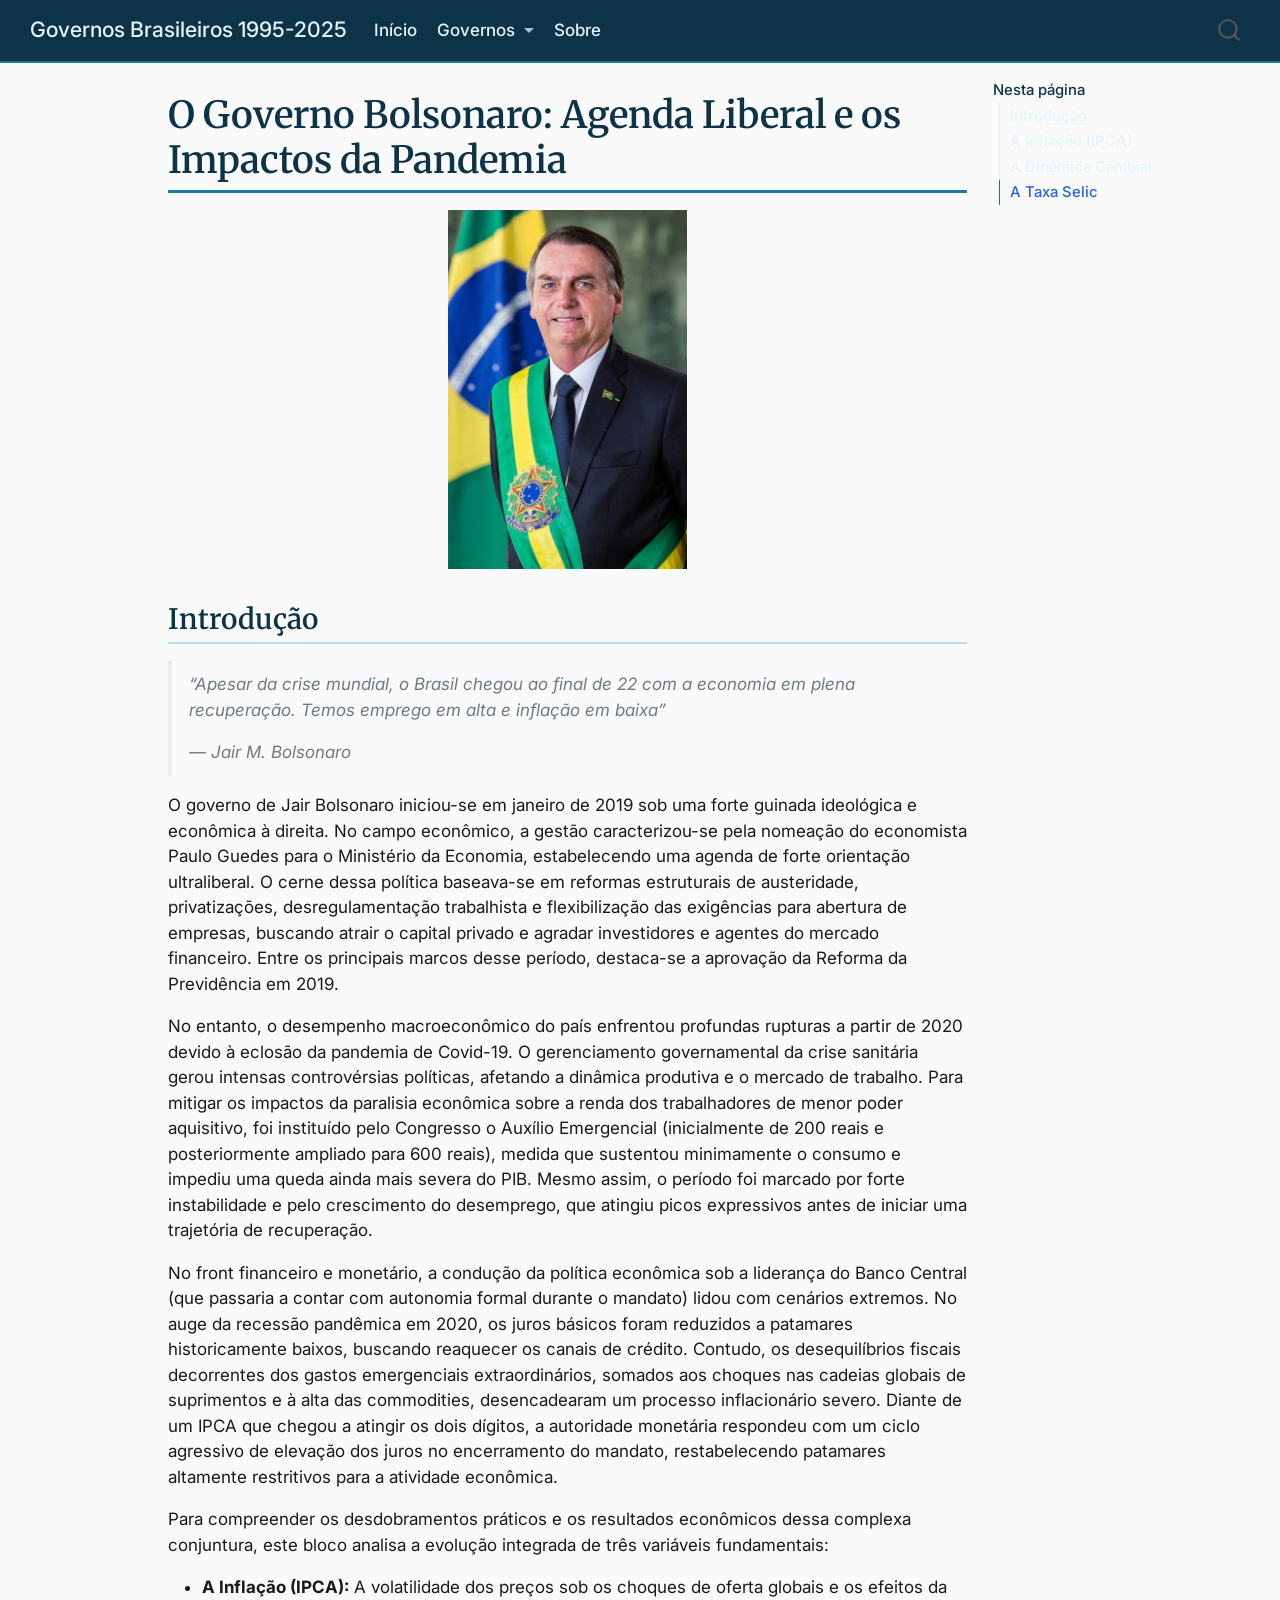
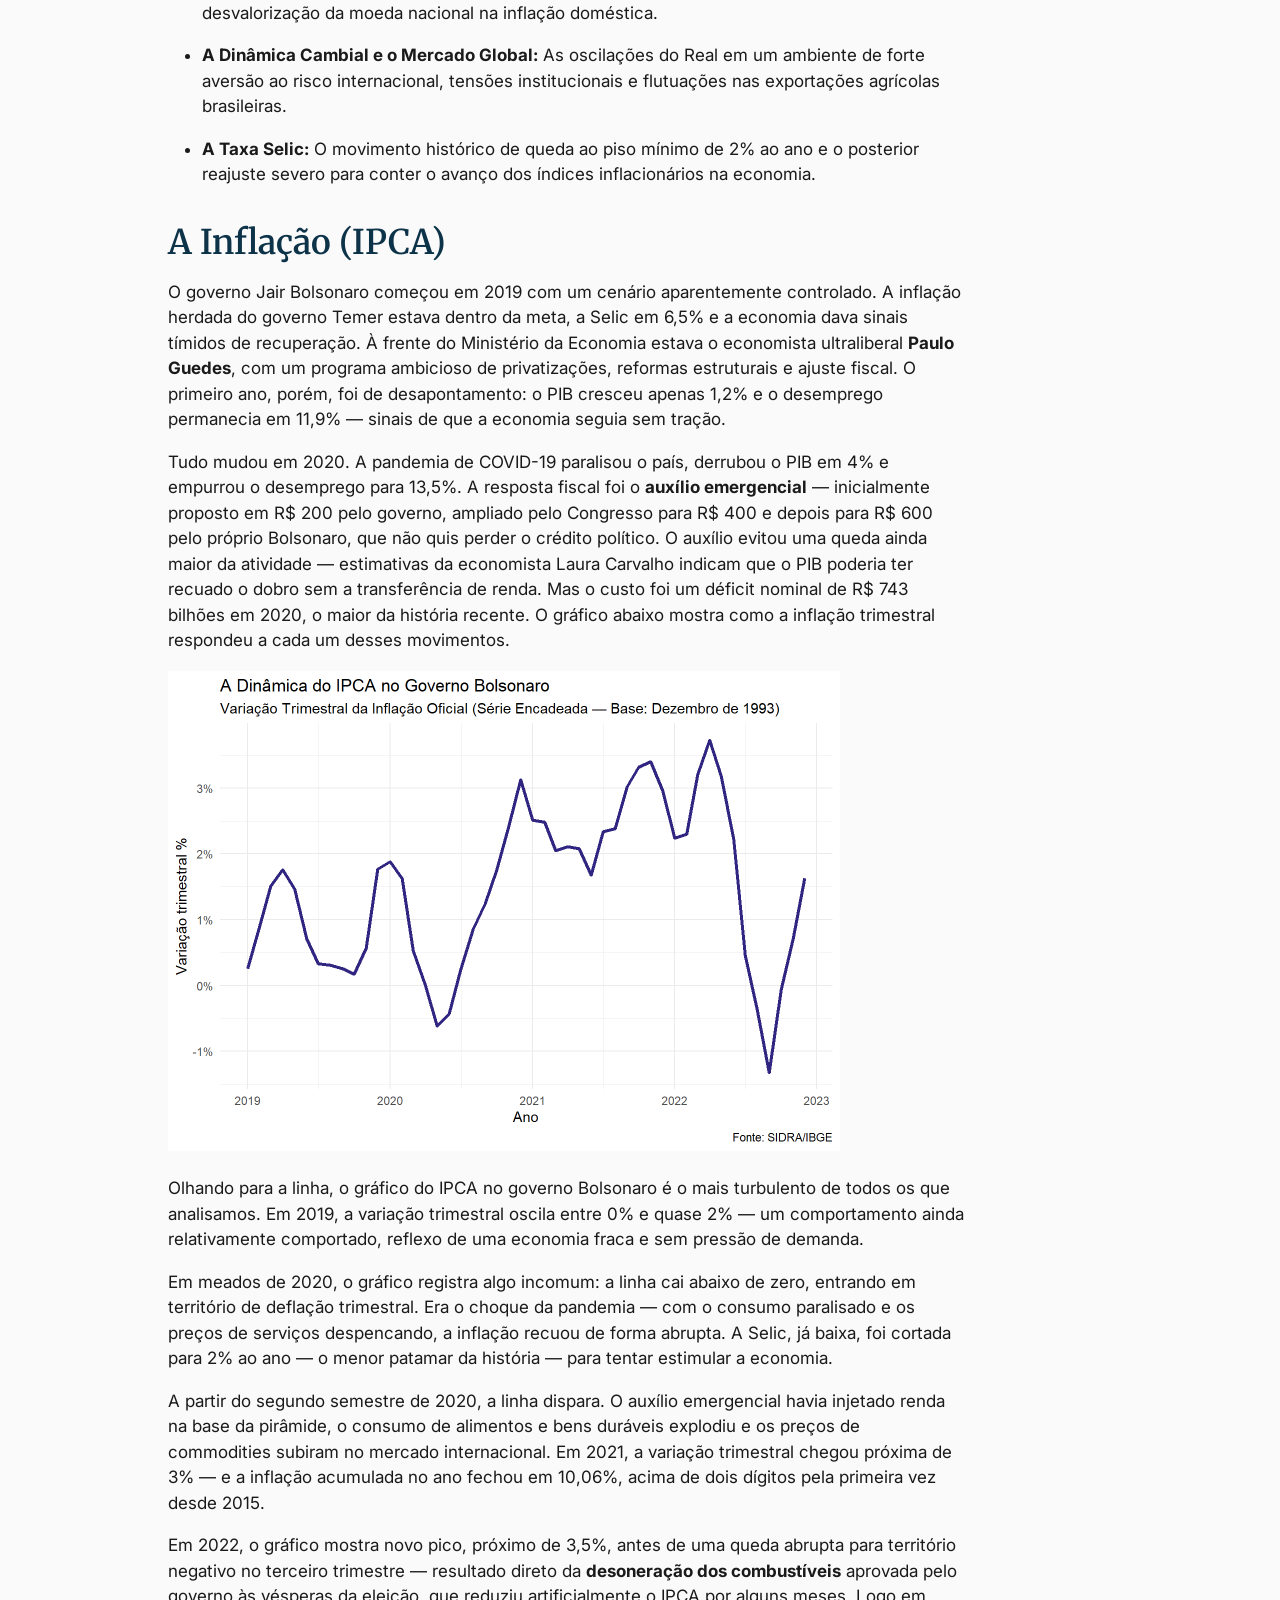
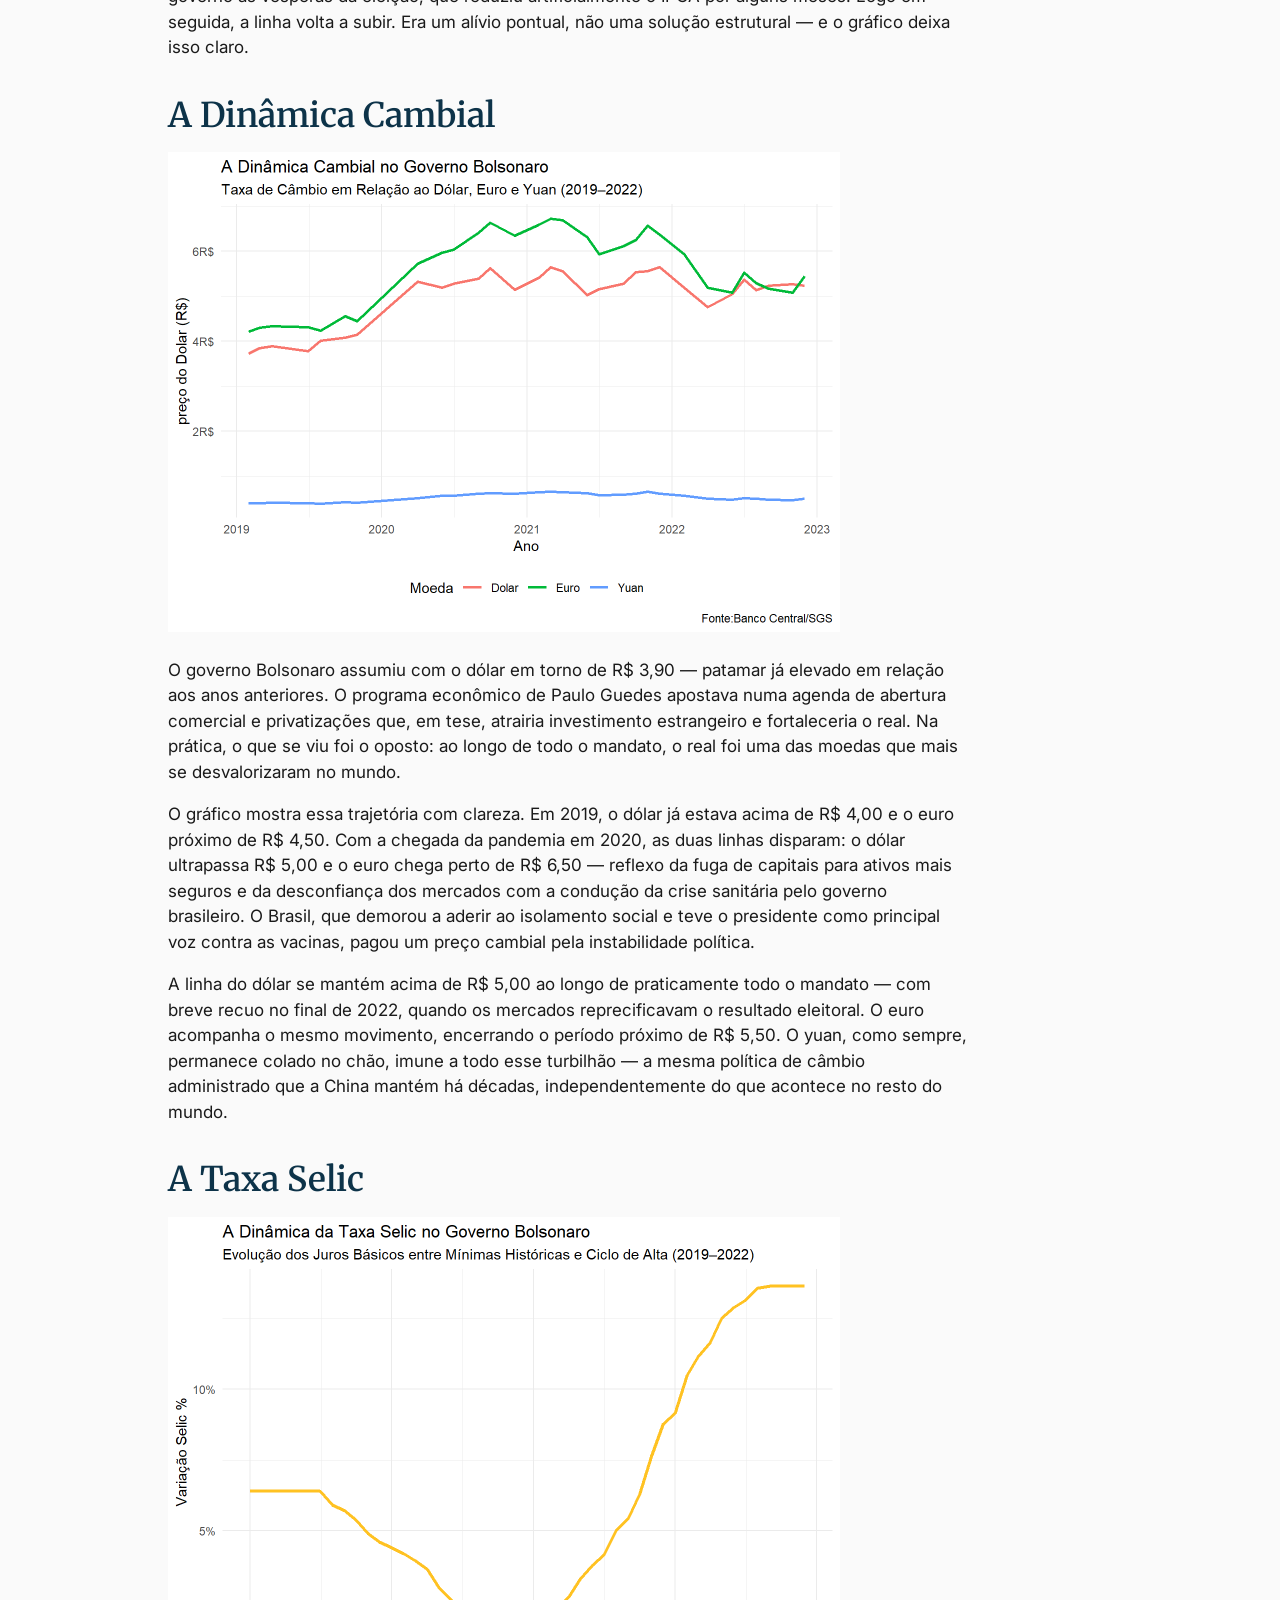
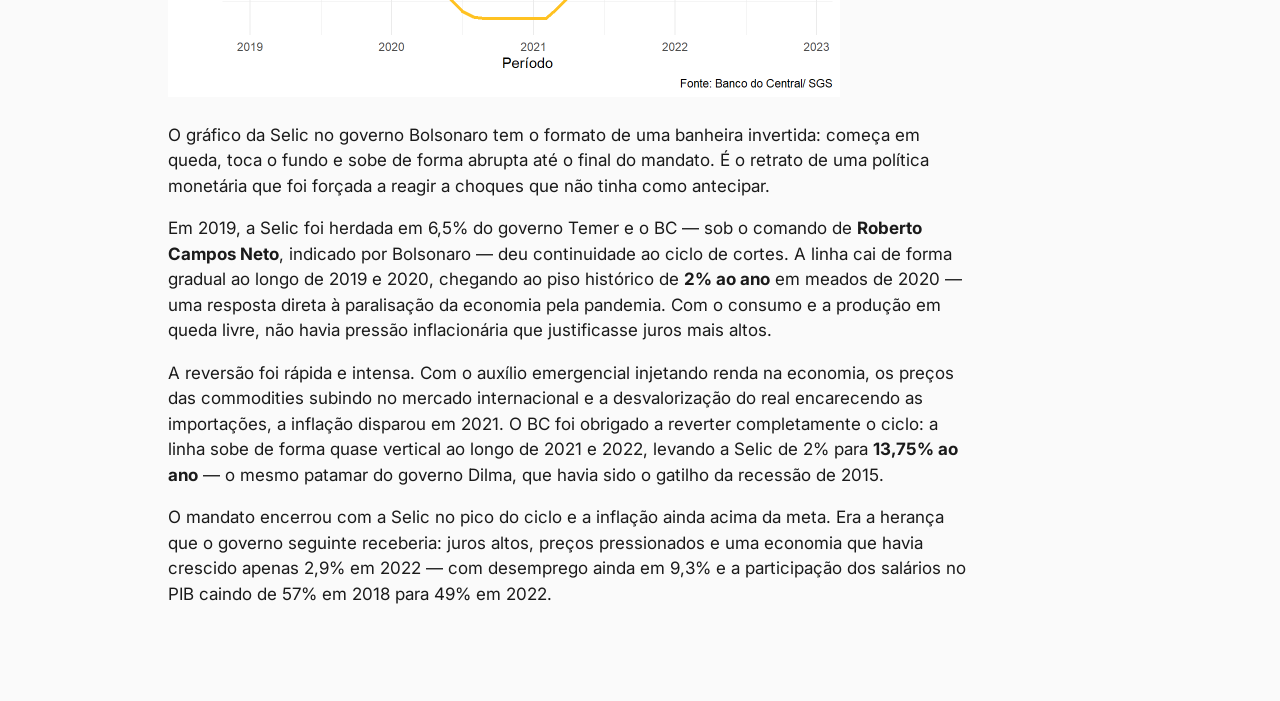
<file: docs/bolsonaro.html>
<!DOCTYPE html>
<html xmlns="http://www.w3.org/1999/xhtml" lang="pt-BR" xml:lang="pt-BR"><head>

<meta charset="utf-8">
<meta name="generator" content="quarto-1.9.38">

<meta name="viewport" content="width=device-width, initial-scale=1.0, user-scalable=yes">


<title>O Governo Bolsonaro: Agenda Liberal e os Impactos da Pandemia – Governos Brasileiros 1995-2025</title>
<style>
/* Default styles provided by pandoc.
** See https://pandoc.org/MANUAL.html#variables-for-html for config info.
*/
code{white-space: pre-wrap;}
span.smallcaps{font-variant: small-caps;}
div.columns{display: flex; gap: min(4vw, 1.5em);}
div.column{flex: auto; overflow-x: auto;}
div.hanging-indent{margin-left: 1.5em; text-indent: -1.5em;}
ul.task-list{list-style: none;}
ul.task-list li input[type="checkbox"] {
  width: 0.8em;
  margin: 0 0.8em 0.2em -1em; /* quarto-specific, see https://github.com/quarto-dev/quarto-cli/issues/4556 */ 
  vertical-align: middle;
}
</style>


<script src="site_libs/quarto-nav/quarto-nav.js"></script>
<script src="site_libs/quarto-nav/headroom.min.js"></script>
<script src="site_libs/clipboard/clipboard.min.js"></script>
<script src="site_libs/quarto-search/autocomplete.umd.js"></script>
<script src="site_libs/quarto-search/fuse.min.js"></script>
<script src="site_libs/quarto-search/quarto-search.js"></script>
<meta name="quarto:offset" content="./">
<script src="site_libs/quarto-html/quarto.js" type="module"></script>
<script src="site_libs/quarto-html/tabsets/tabsets.js" type="module"></script>
<script src="site_libs/quarto-html/popper.min.js"></script>
<script src="site_libs/quarto-html/tippy.umd.min.js"></script>
<script src="site_libs/quarto-html/anchor.min.js"></script>
<link href="site_libs/quarto-html/tippy.css" rel="stylesheet">
<link href="site_libs/quarto-html/quarto-syntax-highlighting-15634bcf2e68342d4ad2dfa704d543f6.css" rel="stylesheet" id="quarto-text-highlighting-styles">
<script src="site_libs/bootstrap/bootstrap.min.js"></script>
<link href="site_libs/bootstrap/bootstrap-icons.css" rel="stylesheet">
<link href="site_libs/bootstrap/bootstrap-a0f9fd0d421825b736dc1bbcbcba2219.min.css" rel="stylesheet" append-hash="true" id="quarto-bootstrap" data-mode="light">
<script id="quarto-search-options" type="application/json">{
  "location": "navbar",
  "copy-button": false,
  "collapse-after": 3,
  "panel-placement": "end",
  "type": "overlay",
  "limit": 50,
  "keyboard-shortcut": [
    "f",
    "/",
    "s"
  ],
  "show-item-context": false,
  "language": {
    "search-no-results-text": "Nenhum resultado",
    "search-matching-documents-text": "documentos correspondentes",
    "search-copy-link-title": "Copiar link para a busca",
    "search-hide-matches-text": "Esconder correspondências adicionais",
    "search-more-match-text": "mais correspondência neste documento",
    "search-more-matches-text": "mais correspondências neste documento",
    "search-clear-button-title": "Limpar",
    "search-text-placeholder": "",
    "search-detached-cancel-button-title": "Cancelar",
    "search-submit-button-title": "Enviar",
    "search-label": "Procurar"
  }
}</script>


<link rel="stylesheet" href="styles.css">
</head>

<body class="nav-fixed quarto-light">

<div id="quarto-search-results"></div>
  <header id="quarto-header" class="headroom fixed-top">
    <nav class="navbar navbar-expand-lg " data-bs-theme="dark">
      <div class="navbar-container container-fluid">
      <div class="navbar-brand-container mx-auto">
    <a class="navbar-brand" href="./index.html">
    <span class="navbar-title">Governos Brasileiros 1995-2025</span>
    </a>
  </div>
            <div id="quarto-search" class="" title="Procurar"></div>
          <button class="navbar-toggler" type="button" data-bs-toggle="collapse" data-bs-target="#navbarCollapse" aria-controls="navbarCollapse" role="menu" aria-expanded="false" aria-label="Alternar de navegação" onclick="if (window.quartoToggleHeadroom) { window.quartoToggleHeadroom(); }">
  <span class="navbar-toggler-icon"></span>
</button>
          <div class="collapse navbar-collapse" id="navbarCollapse">
            <ul class="navbar-nav navbar-nav-scroll me-auto">
  <li class="nav-item">
    <a class="nav-link" href="./index.html"> 
<span class="menu-text">Início</span></a>
  </li>  
  <li class="nav-item dropdown ">
    <a class="nav-link dropdown-toggle" href="#" id="nav-menu-governos" role="link" data-bs-toggle="dropdown" aria-expanded="false">
 <span class="menu-text">Governos</span>
    </a>
    <ul class="dropdown-menu" aria-labelledby="nav-menu-governos">    
        <li>
    <a class="dropdown-item" href="./fernando_hc.html">
 <span class="dropdown-text">Fernando H. Cardoso (1995-2003)</span></a>
  </li>  
        <li>
    <a class="dropdown-item" href="./lula_i_ii.html">
 <span class="dropdown-text">Lula I (2003-2011)</span></a>
  </li>  
        <li>
    <a class="dropdown-item" href="./dilma.html">
 <span class="dropdown-text">Dilma Rousseff (2011 - 12/05/2016)</span></a>
  </li>  
        <li>
    <a class="dropdown-item" href="./temer.html">
 <span class="dropdown-text">Michel Temer (12/05/2016 - 2019)</span></a>
  </li>  
        <li>
    <a class="dropdown-item" href="./bolsonaro.html">
 <span class="dropdown-text">Jair M. Bolsonaro (2019-2023)</span></a>
  </li>  
        <li>
    <a class="dropdown-item" href="./lula_iii.html">
 <span class="dropdown-text">Lula II (2023- atual)</span></a>
  </li>  
    </ul>
  </li>
  <li class="nav-item">
    <a class="nav-link" href="./about.html"> 
<span class="menu-text">Sobre</span></a>
  </li>  
</ul>
          </div> <!-- /navcollapse -->
            <div class="quarto-navbar-tools">
</div>
      </div> <!-- /container-fluid -->
    </nav>
</header>
<!-- content -->
<div id="quarto-content" class="quarto-container page-columns page-rows-contents page-layout-article page-navbar">
<!-- sidebar -->
<!-- margin-sidebar -->
    <div id="quarto-margin-sidebar" class="sidebar margin-sidebar">
        <nav id="TOC" role="doc-toc" class="toc-active">
    <h2 id="toc-title">Nesta página</h2>
   
  <ul>
  <li><a href="#introdução" id="toc-introdução" class="nav-link active" data-scroll-target="#introdução">Introdução</a></li>
  <li><a href="#a-inflação-ipca" id="toc-a-inflação-ipca" class="nav-link" data-scroll-target="#a-inflação-ipca">A Inflação (IPCA)</a></li>
  <li><a href="#a-dinâmica-cambial" id="toc-a-dinâmica-cambial" class="nav-link" data-scroll-target="#a-dinâmica-cambial">A Dinâmica Cambial</a></li>
  <li><a href="#a-taxa-selic" id="toc-a-taxa-selic" class="nav-link" data-scroll-target="#a-taxa-selic">A Taxa Selic</a></li>
  </ul>
</nav>
    </div>
<!-- main -->
<main class="content" id="quarto-document-content">

<header id="title-block-header" class="quarto-title-block default">
<div class="quarto-title">
<h1 class="title">O Governo Bolsonaro: Agenda Liberal e os Impactos da Pandemia</h1>
</div>



<div class="quarto-title-meta">

    
  
    
  </div>
  


</header>


<div class="quarto-figure quarto-figure-center">
<figure class="figure">
<p><img src="imagens/bolsonaro.jpeg" class="img-fluid quarto-figure quarto-figure-center figure-img" style="width:30.0%"></p>
</figure>
</div>
<section id="introdução" class="level2">
<h2 class="anchored" data-anchor-id="introdução">Introdução</h2>
<blockquote class="blockquote">
<p><em>“Apesar da crise mundial, o Brasil chegou ao final de 22 com a economia em plena recuperação. Temos emprego em alta e inflação em baixa”</em></p>
<p><em>— Jair M. Bolsonaro</em></p>
</blockquote>
<p>O governo de Jair Bolsonaro iniciou-se em janeiro de 2019 sob uma forte guinada ideológica e econômica à direita. No campo econômico, a gestão caracterizou-se pela nomeação do economista Paulo Guedes para o Ministério da Economia, estabelecendo uma agenda de forte orientação ultraliberal. O cerne dessa política baseava-se em reformas estruturais de austeridade, privatizações, desregulamentação trabalhista e flexibilização das exigências para abertura de empresas, buscando atrair o capital privado e agradar investidores e agentes do mercado financeiro. Entre os principais marcos desse período, destaca-se a aprovação da Reforma da Previdência em 2019.</p>
<p>No entanto, o desempenho macroeconômico do país enfrentou profundas rupturas a partir de 2020 devido à eclosão da pandemia de Covid-19. O gerenciamento governamental da crise sanitária gerou intensas controvérsias políticas, afetando a dinâmica produtiva e o mercado de trabalho. Para mitigar os impactos da paralisia econômica sobre a renda dos trabalhadores de menor poder aquisitivo, foi instituído pelo Congresso o Auxílio Emergencial (inicialmente de 200 reais e posteriormente ampliado para 600 reais), medida que sustentou minimamente o consumo e impediu uma queda ainda mais severa do PIB. Mesmo assim, o período foi marcado por forte instabilidade e pelo crescimento do desemprego, que atingiu picos expressivos antes de iniciar uma trajetória de recuperação.</p>
<p>No front financeiro e monetário, a condução da política econômica sob a liderança do Banco Central (que passaria a contar com autonomia formal durante o mandato) lidou com cenários extremos. No auge da recessão pandêmica em 2020, os juros básicos foram reduzidos a patamares historicamente baixos, buscando reaquecer os canais de crédito. Contudo, os desequilíbrios fiscais decorrentes dos gastos emergenciais extraordinários, somados aos choques nas cadeias globais de suprimentos e à alta das commodities, desencadearam um processo inflacionário severo. Diante de um IPCA que chegou a atingir os dois dígitos, a autoridade monetária respondeu com um ciclo agressivo de elevação dos juros no encerramento do mandato, restabelecendo patamares altamente restritivos para a atividade econômica.</p>
<p>Para compreender os desdobramentos práticos e os resultados econômicos dessa complexa conjuntura, este bloco analisa a evolução integrada de três variáveis fundamentais:</p>
<ul>
<li><p><strong>A Inflação (IPCA):</strong> A volatilidade dos preços sob os choques de oferta globais e os efeitos da desvalorização da moeda nacional na inflação doméstica.</p></li>
<li><p><strong>A Dinâmica Cambial e o Mercado Global:</strong> As oscilações do Real em um ambiente de forte aversão ao risco internacional, tensões institucionais e flutuações nas exportações agrícolas brasileiras.</p></li>
<li><p><strong>A Taxa Selic:</strong> O movimento histórico de queda ao piso mínimo de 2% ao ano e o posterior reajuste severo para conter o avanço dos índices inflacionários na economia.</p></li>
</ul>
</section>
<section id="a-inflação-ipca" class="level1">
<h1>A Inflação (IPCA)</h1>
<p>O governo Jair Bolsonaro começou em 2019 com um cenário aparentemente controlado. A inflação herdada do governo Temer estava dentro da meta, a Selic em 6,5% e a economia dava sinais tímidos de recuperação. À frente do Ministério da Economia estava o economista ultraliberal <strong>Paulo Guedes</strong>, com um programa ambicioso de privatizações, reformas estruturais e ajuste fiscal. O primeiro ano, porém, foi de desapontamento: o PIB cresceu apenas 1,2% e o desemprego permanecia em 11,9% — sinais de que a economia seguia sem tração.</p>
<p>Tudo mudou em 2020. A pandemia de COVID-19 paralisou o país, derrubou o PIB em 4% e empurrou o desemprego para 13,5%. A resposta fiscal foi o <strong>auxílio emergencial</strong> — inicialmente proposto em R$ 200 pelo governo, ampliado pelo Congresso para R$ 400 e depois para R$ 600 pelo próprio Bolsonaro, que não quis perder o crédito político. O auxílio evitou uma queda ainda maior da atividade — estimativas da economista Laura Carvalho indicam que o PIB poderia ter recuado o dobro sem a transferência de renda. Mas o custo foi um déficit nominal de R$ 743 bilhões em 2020, o maior da história recente. O gráfico abaixo mostra como a inflação trimestral respondeu a cada um desses movimentos.</p>
<div class="cell">
<div class="cell-output-display">
<div>
<figure class="figure">
<p><img src="bolsonaro_files/figure-html/unnamed-chunk-1-1.png" class="img-fluid figure-img" width="672"></p>
</figure>
</div>
</div>
</div>
<p>Olhando para a linha, o gráfico do IPCA no governo Bolsonaro é o mais turbulento de todos os que analisamos. Em 2019, a variação trimestral oscila entre 0% e quase 2% — um comportamento ainda relativamente comportado, reflexo de uma economia fraca e sem pressão de demanda.</p>
<p>Em meados de 2020, o gráfico registra algo incomum: a linha cai abaixo de zero, entrando em território de deflação trimestral. Era o choque da pandemia — com o consumo paralisado e os preços de serviços despencando, a inflação recuou de forma abrupta. A Selic, já baixa, foi cortada para 2% ao ano — o menor patamar da história — para tentar estimular a economia.</p>
<p>A partir do segundo semestre de 2020, a linha dispara. O auxílio emergencial havia injetado renda na base da pirâmide, o consumo de alimentos e bens duráveis explodiu e os preços de commodities subiram no mercado internacional. Em 2021, a variação trimestral chegou próxima de 3% — e a inflação acumulada no ano fechou em 10,06%, acima de dois dígitos pela primeira vez desde 2015.</p>
<p>Em 2022, o gráfico mostra novo pico, próximo de 3,5%, antes de uma queda abrupta para território negativo no terceiro trimestre — resultado direto da <strong>desoneração dos combustíveis</strong> aprovada pelo governo às vésperas da eleição, que reduziu artificialmente o IPCA por alguns meses. Logo em seguida, a linha volta a subir. Era um alívio pontual, não uma solução estrutural — e o gráfico deixa isso claro.</p>
</section>
<section id="a-dinâmica-cambial" class="level1">
<h1>A Dinâmica Cambial</h1>
<div class="cell">
<div class="cell-output-display">
<div>
<figure class="figure">
<p><img src="bolsonaro_files/figure-html/unnamed-chunk-2-1.png" class="img-fluid figure-img" width="672"></p>
</figure>
</div>
</div>
</div>
<p>O governo Bolsonaro assumiu com o dólar em torno de R$ 3,90 — patamar já elevado em relação aos anos anteriores. O programa econômico de Paulo Guedes apostava numa agenda de abertura comercial e privatizações que, em tese, atrairia investimento estrangeiro e fortaleceria o real. Na prática, o que se viu foi o oposto: ao longo de todo o mandato, o real foi uma das moedas que mais se desvalorizaram no mundo.</p>
<p>O gráfico mostra essa trajetória com clareza. Em 2019, o dólar já estava acima de R$ 4,00 e o euro próximo de R$ 4,50. Com a chegada da pandemia em 2020, as duas linhas disparam: o dólar ultrapassa R$ 5,00 e o euro chega perto de R$ 6,50 — reflexo da fuga de capitais para ativos mais seguros e da desconfiança dos mercados com a condução da crise sanitária pelo governo brasileiro. O Brasil, que demorou a aderir ao isolamento social e teve o presidente como principal voz contra as vacinas, pagou um preço cambial pela instabilidade política.</p>
<p>A linha do dólar se mantém acima de R$ 5,00 ao longo de praticamente todo o mandato — com breve recuo no final de 2022, quando os mercados reprecificavam o resultado eleitoral. O euro acompanha o mesmo movimento, encerrando o período próximo de R$ 5,50. O yuan, como sempre, permanece colado no chão, imune a todo esse turbilhão — a mesma política de câmbio administrado que a China mantém há décadas, independentemente do que acontece no resto do mundo.</p>
</section>
<section id="a-taxa-selic" class="level1">
<h1>A Taxa Selic</h1>
<div class="cell">
<div class="cell-output-display">
<div>
<figure class="figure">
<p><img src="bolsonaro_files/figure-html/unnamed-chunk-3-1.png" class="img-fluid figure-img" width="672"></p>
</figure>
</div>
</div>
</div>
<p>O gráfico da Selic no governo Bolsonaro tem o formato de uma banheira invertida: começa em queda, toca o fundo e sobe de forma abrupta até o final do mandato. É o retrato de uma política monetária que foi forçada a reagir a choques que não tinha como antecipar.</p>
<p>Em 2019, a Selic foi herdada em 6,5% do governo Temer e o BC — sob o comando de <strong>Roberto Campos Neto</strong>, indicado por Bolsonaro — deu continuidade ao ciclo de cortes. A linha cai de forma gradual ao longo de 2019 e 2020, chegando ao piso histórico de <strong>2% ao ano</strong> em meados de 2020 — uma resposta direta à paralisação da economia pela pandemia. Com o consumo e a produção em queda livre, não havia pressão inflacionária que justificasse juros mais altos.</p>
<p>A reversão foi rápida e intensa. Com o auxílio emergencial injetando renda na economia, os preços das commodities subindo no mercado internacional e a desvalorização do real encarecendo as importações, a inflação disparou em 2021. O BC foi obrigado a reverter completamente o ciclo: a linha sobe de forma quase vertical ao longo de 2021 e 2022, levando a Selic de 2% para <strong>13,75% ao ano</strong> — o mesmo patamar do governo Dilma, que havia sido o gatilho da recessão de 2015.</p>
<p>O mandato encerrou com a Selic no pico do ciclo e a inflação ainda acima da meta. Era a herança que o governo seguinte receberia: juros altos, preços pressionados e uma economia que havia crescido apenas 2,9% em 2022 — com desemprego ainda em 9,3% e a participação dos salários no PIB caindo de 57% em 2018 para 49% em 2022.</p>


</section>

</main> <!-- /main -->
<script id="quarto-html-after-body" type="application/javascript">
  window.document.addEventListener("DOMContentLoaded", function (event) {
    const icon = "";
    const anchorJS = new window.AnchorJS();
    anchorJS.options = {
      placement: 'right',
      icon: icon
    };
    anchorJS.add('.anchored');
    const isCodeAnnotation = (el) => {
      for (const clz of el.classList) {
        if (clz.startsWith('code-annotation-')) {                     
          return true;
        }
      }
      return false;
    }
    const onCopySuccess = function(e) {
      // button target
      const button = e.trigger;
      // don't keep focus
      button.blur();
      // flash "checked"
      button.classList.add('code-copy-button-checked');
      var currentTitle = button.getAttribute("title");
      button.setAttribute("title", "Copiada");
      let tooltip;
      if (window.bootstrap) {
        button.setAttribute("data-bs-toggle", "tooltip");
        button.setAttribute("data-bs-placement", "left");
        button.setAttribute("data-bs-title", "Copiada");
        tooltip = new bootstrap.Tooltip(button, 
          { trigger: "manual", 
            customClass: "code-copy-button-tooltip",
            offset: [0, -8]});
        tooltip.show();    
      }
      setTimeout(function() {
        if (tooltip) {
          tooltip.hide();
          button.removeAttribute("data-bs-title");
          button.removeAttribute("data-bs-toggle");
          button.removeAttribute("data-bs-placement");
        }
        button.setAttribute("title", currentTitle);
        button.classList.remove('code-copy-button-checked');
      }, 1000);
      // clear code selection
      e.clearSelection();
    }
    const getTextToCopy = function(trigger) {
      const outerScaffold = trigger.parentElement.cloneNode(true);
      const codeEl = outerScaffold.querySelector('code');
      for (const childEl of codeEl.children) {
        if (isCodeAnnotation(childEl)) {
          childEl.remove();
        }
      }
      return codeEl.innerText;
    }
    const clipboard = new window.ClipboardJS('.code-copy-button:not([data-in-quarto-modal])', {
      text: getTextToCopy
    });
    clipboard.on('success', onCopySuccess);
    if (window.document.getElementById('quarto-embedded-source-code-modal')) {
      const clipboardModal = new window.ClipboardJS('.code-copy-button[data-in-quarto-modal]', {
        text: getTextToCopy,
        container: window.document.getElementById('quarto-embedded-source-code-modal')
      });
      clipboardModal.on('success', onCopySuccess);
    }
      var localhostRegex = new RegExp(/^(?:http|https):\/\/localhost\:?[0-9]*\//);
      var mailtoRegex = new RegExp(/^mailto:/);
        var filterRegex = new RegExp("https:\/\/fran-ufpi\.github\.io\/governosbrasil\/");
      var isInternal = (href) => {
          return filterRegex.test(href) || localhostRegex.test(href) || mailtoRegex.test(href);
      }
      // Inspect non-navigation links and adorn them if external
     var links = window.document.querySelectorAll('a[href]:not(.nav-link):not(.navbar-brand):not(.toc-action):not(.sidebar-link):not(.sidebar-item-toggle):not(.pagination-link):not(.no-external):not([aria-hidden]):not(.dropdown-item):not(.quarto-navigation-tool):not(.about-link)');
      for (var i=0; i<links.length; i++) {
        const link = links[i];
        if (!isInternal(link.href)) {
          // undo the damage that might have been done by quarto-nav.js in the case of
          // links that we want to consider external
          if (link.dataset.originalHref !== undefined) {
            link.href = link.dataset.originalHref;
          }
        }
      }
    function tippyHover(el, contentFn, onTriggerFn, onUntriggerFn) {
      const config = {
        allowHTML: true,
        maxWidth: 500,
        delay: 100,
        arrow: false,
        appendTo: function(el) {
            return el.parentElement;
        },
        interactive: true,
        interactiveBorder: 10,
        theme: 'quarto',
        placement: 'bottom-start',
      };
      if (contentFn) {
        config.content = contentFn;
      }
      if (onTriggerFn) {
        config.onTrigger = onTriggerFn;
      }
      if (onUntriggerFn) {
        config.onUntrigger = onUntriggerFn;
      }
      window.tippy(el, config); 
    }
    const noterefs = window.document.querySelectorAll('a[role="doc-noteref"]');
    for (var i=0; i<noterefs.length; i++) {
      const ref = noterefs[i];
      tippyHover(ref, function() {
        // use id or data attribute instead here
        let href = ref.getAttribute('data-footnote-href') || ref.getAttribute('href');
        try { href = new URL(href).hash; } catch {}
        const id = href.replace(/^#\/?/, "");
        const note = window.document.getElementById(id);
        if (note) {
          return note.innerHTML;
        } else {
          return "";
        }
      });
    }
    const xrefs = window.document.querySelectorAll('a.quarto-xref');
    const processXRef = (id, note) => {
      // Strip column container classes
      const stripColumnClz = (el) => {
        el.classList.remove("page-full", "page-columns");
        if (el.children) {
          for (const child of el.children) {
            stripColumnClz(child);
          }
        }
      }
      stripColumnClz(note)
      if (id === null || id.startsWith('sec-')) {
        // Special case sections, only their first couple elements
        const container = document.createElement("div");
        if (note.children && note.children.length > 2) {
          container.appendChild(note.children[0].cloneNode(true));
          for (let i = 1; i < note.children.length; i++) {
            const child = note.children[i];
            if (child.tagName === "P" && child.innerText === "") {
              continue;
            } else {
              container.appendChild(child.cloneNode(true));
              break;
            }
          }
          if (window.Quarto?.typesetMath) {
            window.Quarto.typesetMath(container);
          }
          return container.innerHTML
        } else {
          if (window.Quarto?.typesetMath) {
            window.Quarto.typesetMath(note);
          }
          return note.innerHTML;
        }
      } else {
        // Remove any anchor links if they are present
        const anchorLink = note.querySelector('a.anchorjs-link');
        if (anchorLink) {
          anchorLink.remove();
        }
        if (window.Quarto?.typesetMath) {
          window.Quarto.typesetMath(note);
        }
        if (note.classList.contains("callout")) {
          return note.outerHTML;
        } else {
          return note.innerHTML;
        }
      }
    }
    for (var i=0; i<xrefs.length; i++) {
      const xref = xrefs[i];
      tippyHover(xref, undefined, function(instance) {
        instance.disable();
        let url = xref.getAttribute('href');
        let hash = undefined; 
        if (url.startsWith('#')) {
          hash = url;
        } else {
          try { hash = new URL(url).hash; } catch {}
        }
        if (hash) {
          const id = hash.replace(/^#\/?/, "");
          const note = window.document.getElementById(id);
          if (note !== null) {
            try {
              const html = processXRef(id, note.cloneNode(true));
              instance.setContent(html);
            } finally {
              instance.enable();
              instance.show();
            }
          } else {
            // See if we can fetch this
            fetch(url.split('#')[0])
            .then(res => res.text())
            .then(html => {
              const parser = new DOMParser();
              const htmlDoc = parser.parseFromString(html, "text/html");
              const note = htmlDoc.getElementById(id);
              if (note !== null) {
                const html = processXRef(id, note);
                instance.setContent(html);
              } 
            }).finally(() => {
              instance.enable();
              instance.show();
            });
          }
        } else {
          // See if we can fetch a full url (with no hash to target)
          // This is a special case and we should probably do some content thinning / targeting
          fetch(url)
          .then(res => res.text())
          .then(html => {
            const parser = new DOMParser();
            const htmlDoc = parser.parseFromString(html, "text/html");
            const note = htmlDoc.querySelector('main.content');
            if (note !== null) {
              // This should only happen for chapter cross references
              // (since there is no id in the URL)
              // remove the first header
              if (note.children.length > 0 && note.children[0].tagName === "HEADER") {
                note.children[0].remove();
              }
              const html = processXRef(null, note);
              instance.setContent(html);
            } 
          }).finally(() => {
            instance.enable();
            instance.show();
          });
        }
      }, function(instance) {
      });
    }
        let selectedAnnoteEl;
        const selectorForAnnotation = ( cell, annotation) => {
          let cellAttr = 'data-code-cell="' + cell + '"';
          let lineAttr = 'data-code-annotation="' +  annotation + '"';
          const selector = 'span[' + cellAttr + '][' + lineAttr + ']';
          return selector;
        }
        const selectCodeLines = (annoteEl) => {
          const doc = window.document;
          const targetCell = annoteEl.getAttribute("data-target-cell");
          const targetAnnotation = annoteEl.getAttribute("data-target-annotation");
          const annoteSpan = window.document.querySelector(selectorForAnnotation(targetCell, targetAnnotation));
          const lines = annoteSpan.getAttribute("data-code-lines").split(",");
          const lineIds = lines.map((line) => {
            return targetCell + "-" + line;
          })
          let top = null;
          let height = null;
          let parent = null;
          if (lineIds.length > 0) {
              //compute the position of the single el (top and bottom and make a div)
              const el = window.document.getElementById(lineIds[0]);
              top = el.offsetTop;
              height = el.offsetHeight;
              parent = el.parentElement.parentElement;
            if (lineIds.length > 1) {
              const lastEl = window.document.getElementById(lineIds[lineIds.length - 1]);
              const bottom = lastEl.offsetTop + lastEl.offsetHeight;
              height = bottom - top;
            }
            if (top !== null && height !== null && parent !== null) {
              // cook up a div (if necessary) and position it 
              let div = window.document.getElementById("code-annotation-line-highlight");
              if (div === null) {
                div = window.document.createElement("div");
                div.setAttribute("id", "code-annotation-line-highlight");
                div.style.position = 'absolute';
                parent.appendChild(div);
              }
              div.style.top = top - 2 + "px";
              div.style.height = height + 4 + "px";
              div.style.left = 0;
              let gutterDiv = window.document.getElementById("code-annotation-line-highlight-gutter");
              if (gutterDiv === null) {
                gutterDiv = window.document.createElement("div");
                gutterDiv.setAttribute("id", "code-annotation-line-highlight-gutter");
                gutterDiv.style.position = 'absolute';
                const codeCell = window.document.getElementById(targetCell);
                const gutter = codeCell.querySelector('.code-annotation-gutter');
                gutter.appendChild(gutterDiv);
              }
              gutterDiv.style.top = top - 2 + "px";
              gutterDiv.style.height = height + 4 + "px";
            }
            selectedAnnoteEl = annoteEl;
          }
        };
        const unselectCodeLines = () => {
          const elementsIds = ["code-annotation-line-highlight", "code-annotation-line-highlight-gutter"];
          elementsIds.forEach((elId) => {
            const div = window.document.getElementById(elId);
            if (div) {
              div.remove();
            }
          });
          selectedAnnoteEl = undefined;
        };
          // Handle positioning of the toggle
      window.addEventListener(
        "resize",
        throttle(() => {
          elRect = undefined;
          if (selectedAnnoteEl) {
            selectCodeLines(selectedAnnoteEl);
          }
        }, 10)
      );
      function throttle(fn, ms) {
      let throttle = false;
      let timer;
        return (...args) => {
          if(!throttle) { // first call gets through
              fn.apply(this, args);
              throttle = true;
          } else { // all the others get throttled
              if(timer) clearTimeout(timer); // cancel #2
              timer = setTimeout(() => {
                fn.apply(this, args);
                timer = throttle = false;
              }, ms);
          }
        };
      }
        // Attach click handler to the DT
        const annoteDls = window.document.querySelectorAll('dt[data-target-cell]');
        for (const annoteDlNode of annoteDls) {
          annoteDlNode.addEventListener('click', (event) => {
            const clickedEl = event.target;
            if (clickedEl !== selectedAnnoteEl) {
              unselectCodeLines();
              const activeEl = window.document.querySelector('dt[data-target-cell].code-annotation-active');
              if (activeEl) {
                activeEl.classList.remove('code-annotation-active');
              }
              selectCodeLines(clickedEl);
              clickedEl.classList.add('code-annotation-active');
            } else {
              // Unselect the line
              unselectCodeLines();
              clickedEl.classList.remove('code-annotation-active');
            }
          });
        }
    const findCites = (el) => {
      const parentEl = el.parentElement;
      if (parentEl) {
        const cites = parentEl.dataset.cites;
        if (cites) {
          return {
            el,
            cites: cites.split(' ')
          };
        } else {
          return findCites(el.parentElement)
        }
      } else {
        return undefined;
      }
    };
    var bibliorefs = window.document.querySelectorAll('a[role="doc-biblioref"]');
    for (var i=0; i<bibliorefs.length; i++) {
      const ref = bibliorefs[i];
      const citeInfo = findCites(ref);
      if (citeInfo) {
        tippyHover(citeInfo.el, function() {
          var popup = window.document.createElement('div');
          citeInfo.cites.forEach(function(cite) {
            var citeDiv = window.document.createElement('div');
            citeDiv.classList.add('hanging-indent');
            citeDiv.classList.add('csl-entry');
            var biblioDiv = window.document.getElementById('ref-' + cite);
            if (biblioDiv) {
              citeDiv.innerHTML = biblioDiv.innerHTML;
            }
            popup.appendChild(citeDiv);
          });
          return popup.innerHTML;
        });
      }
    }
  });
  </script>
</div> <!-- /content -->




</body></html>
</file>
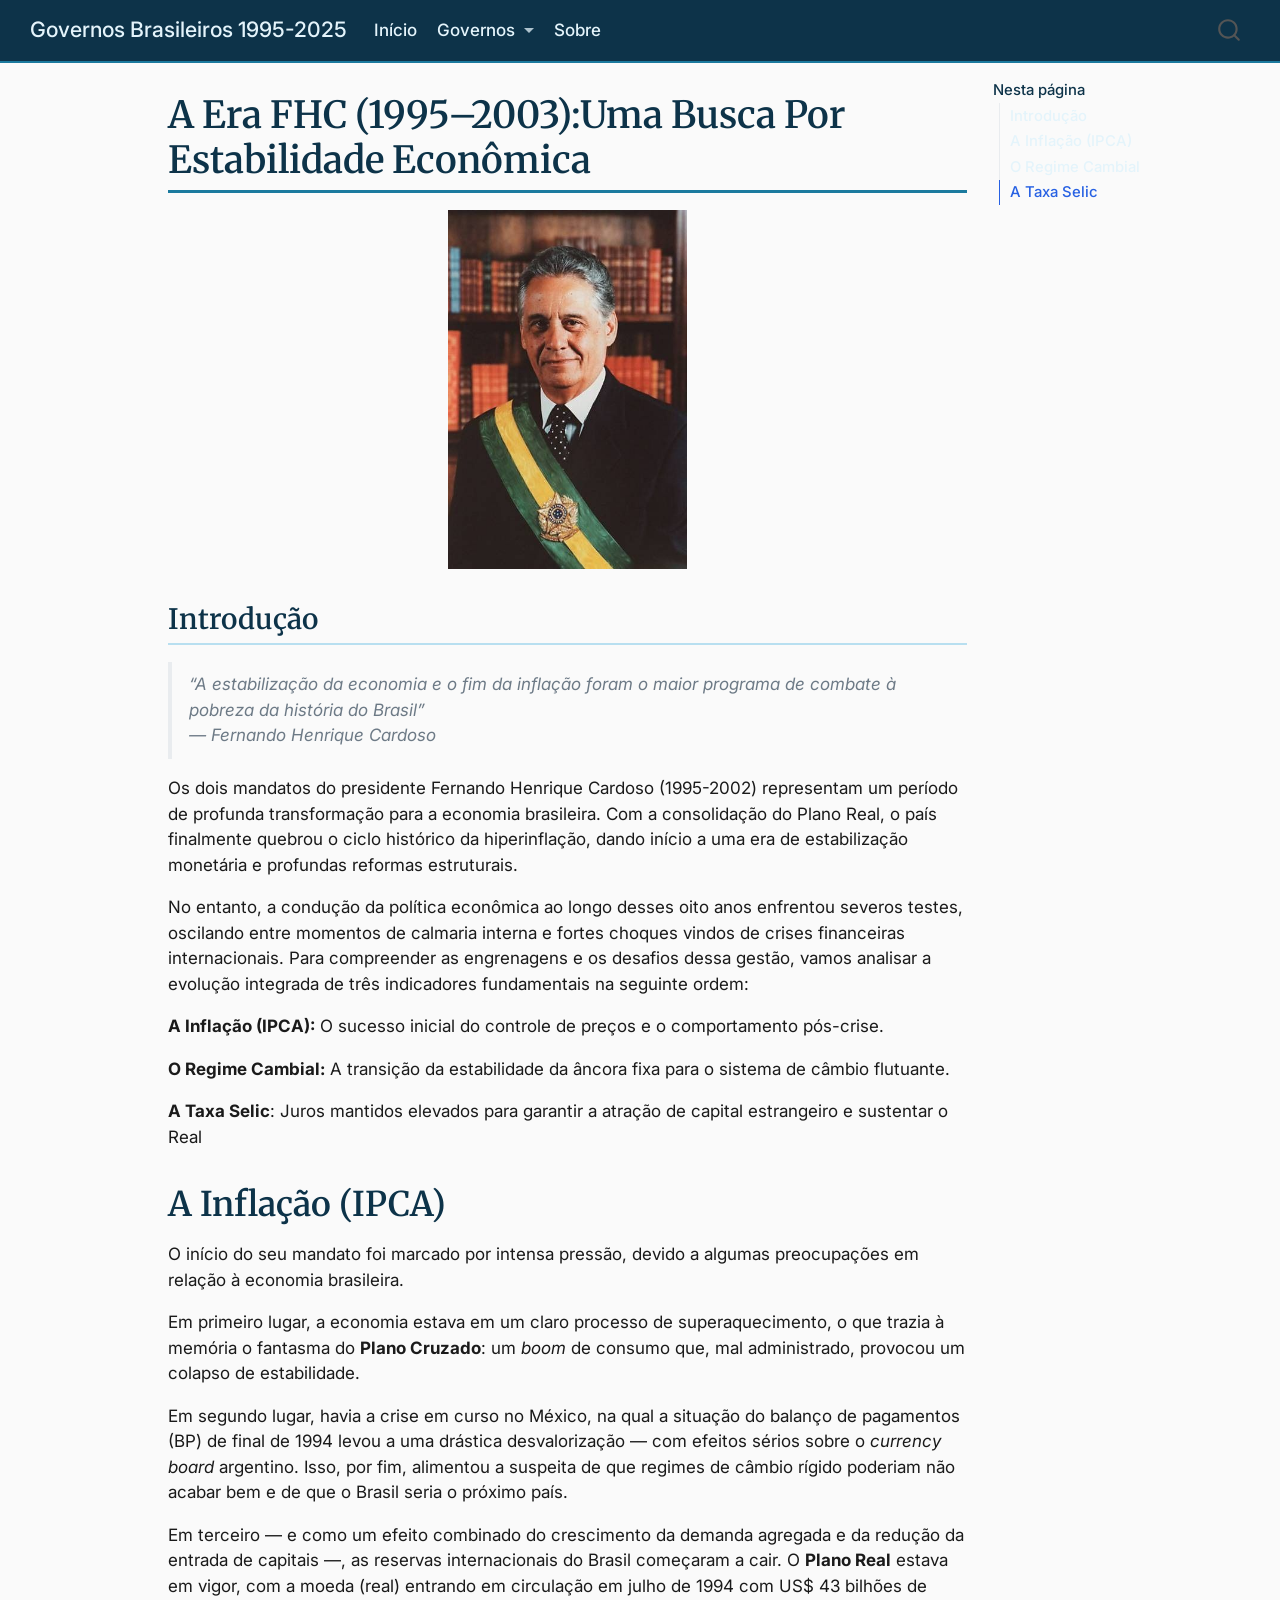
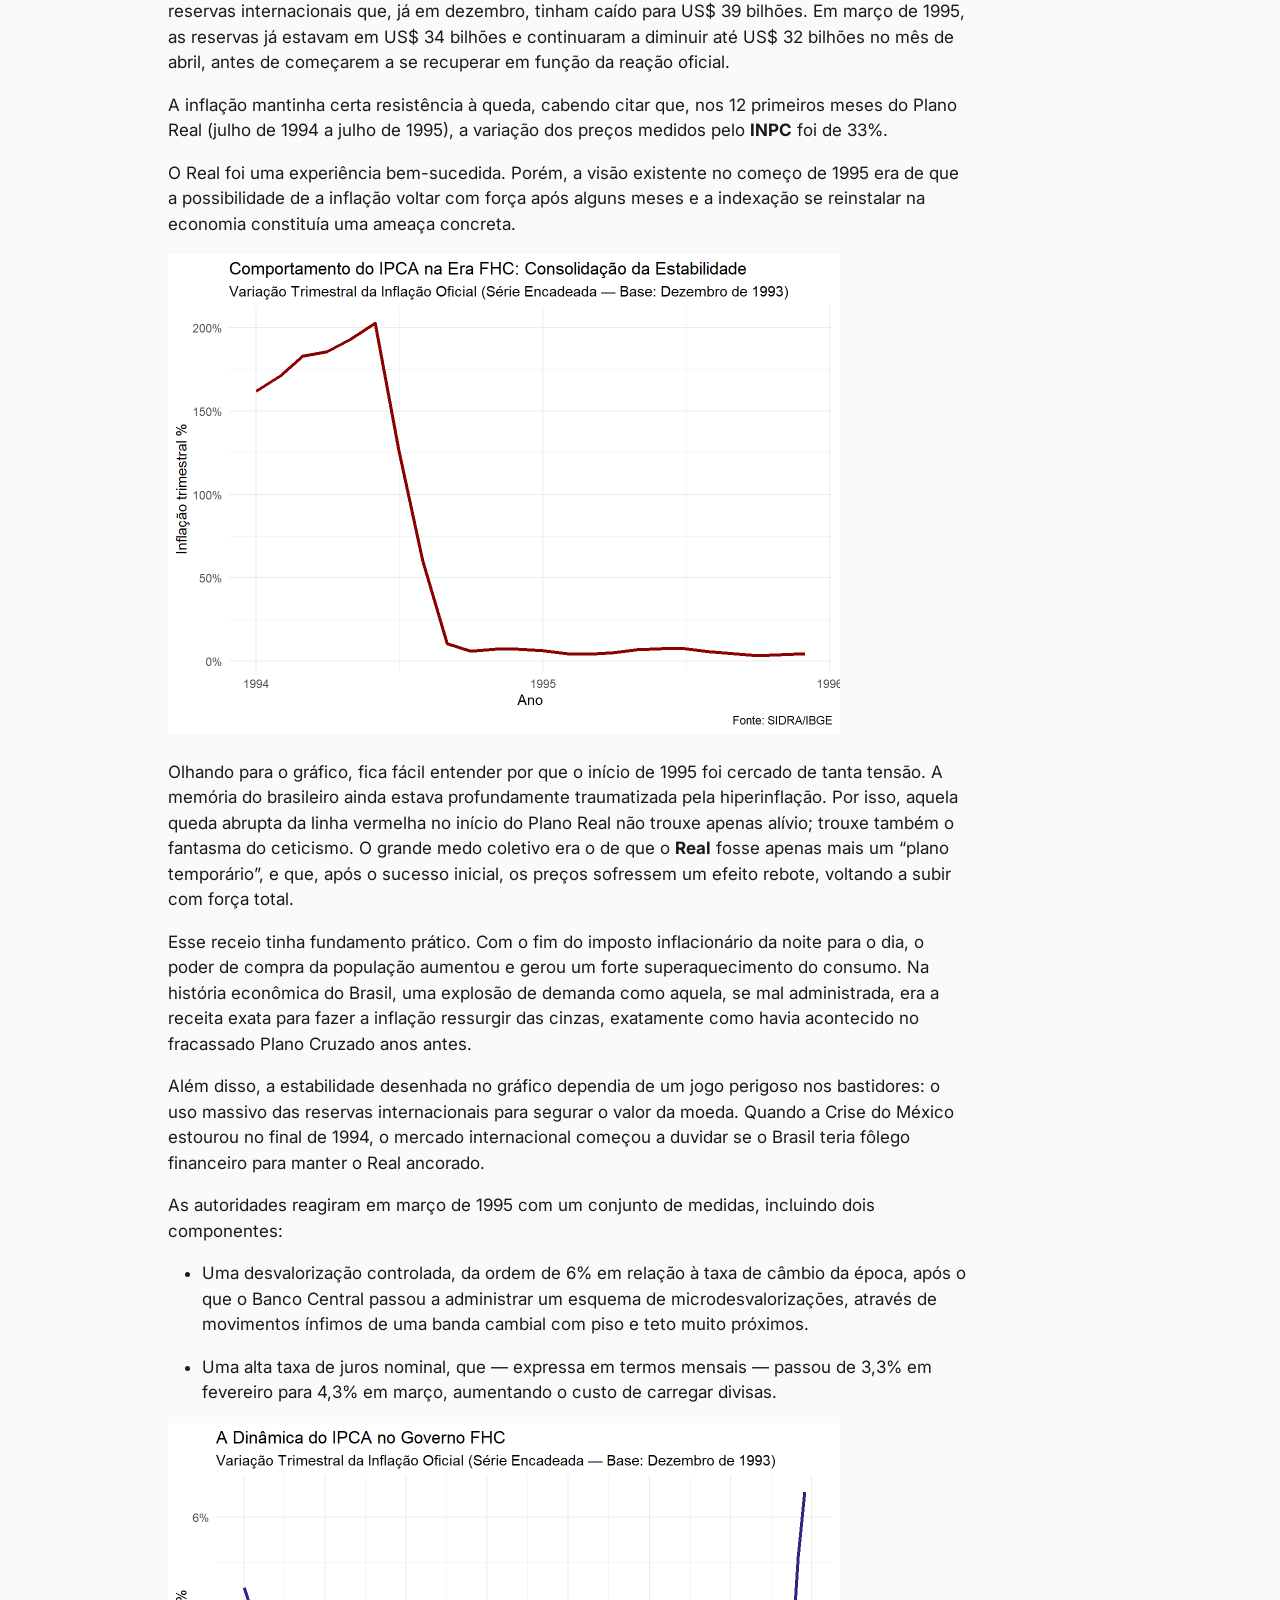
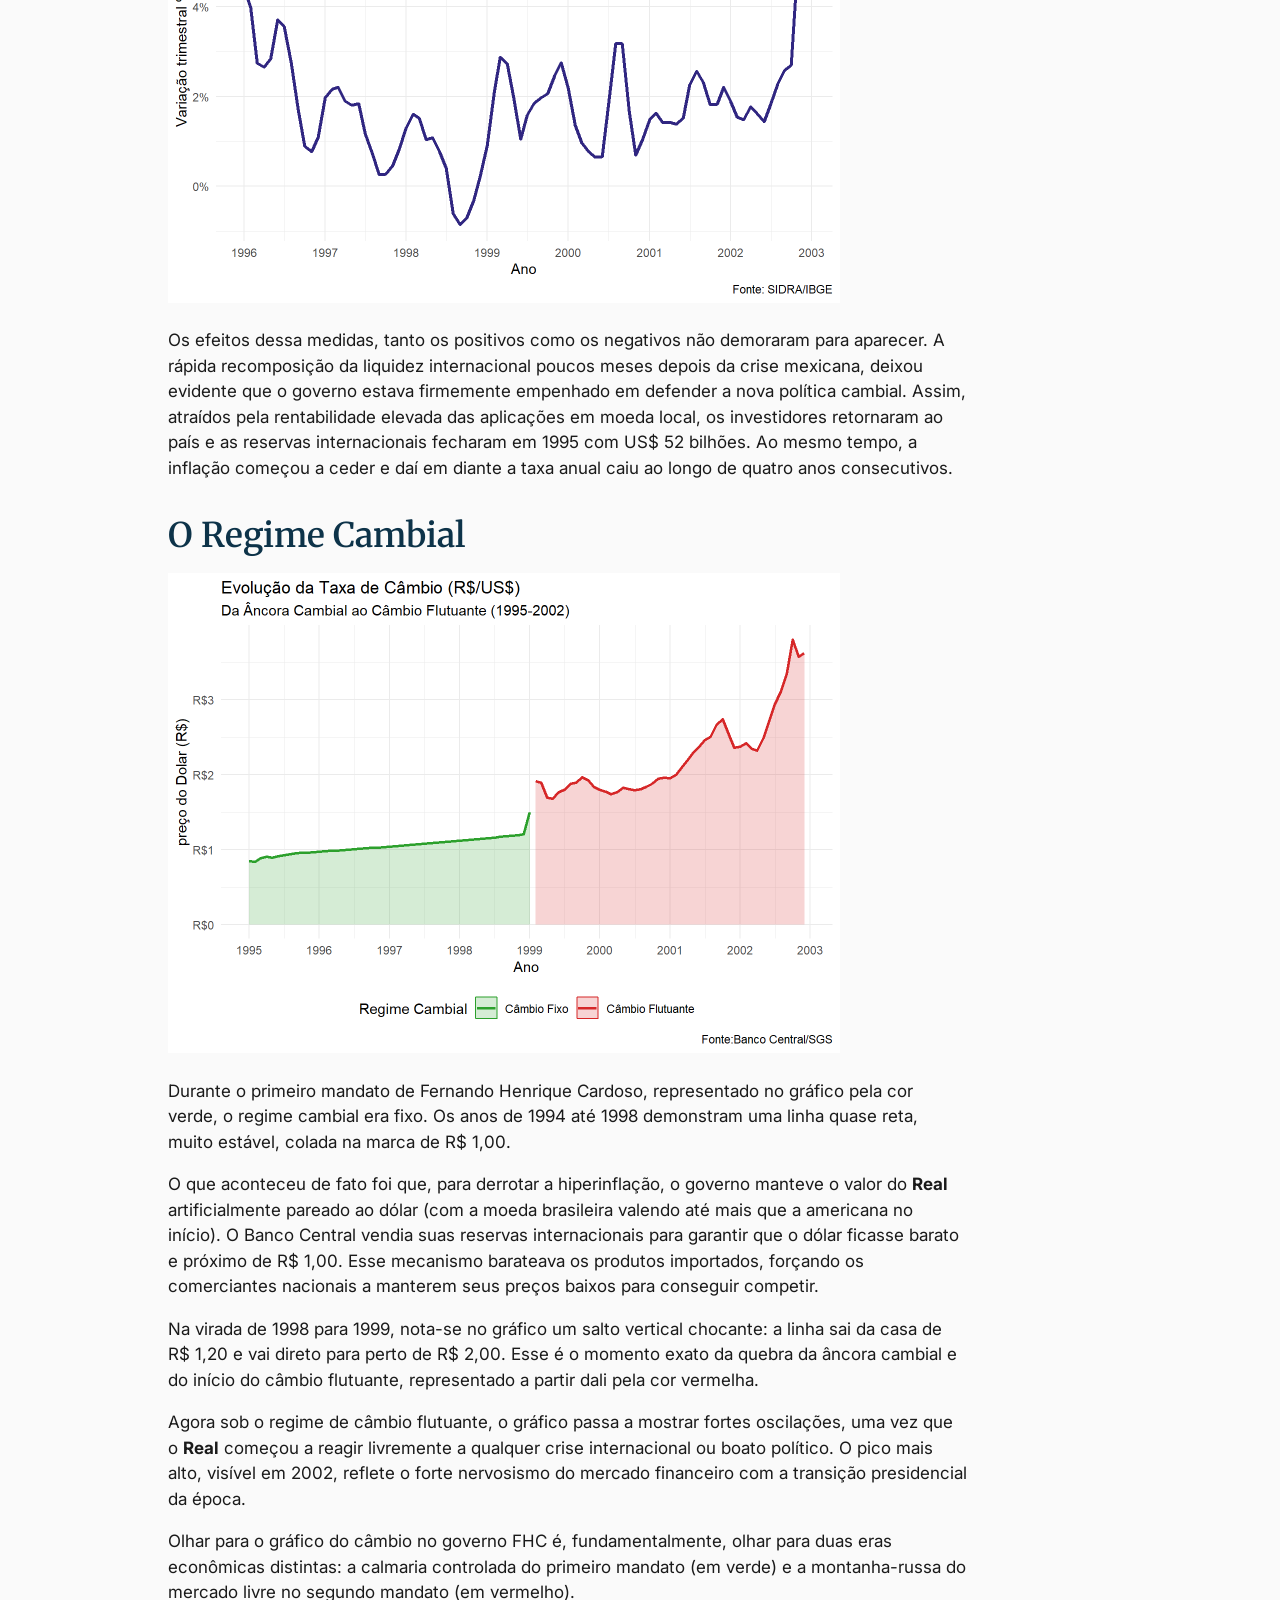
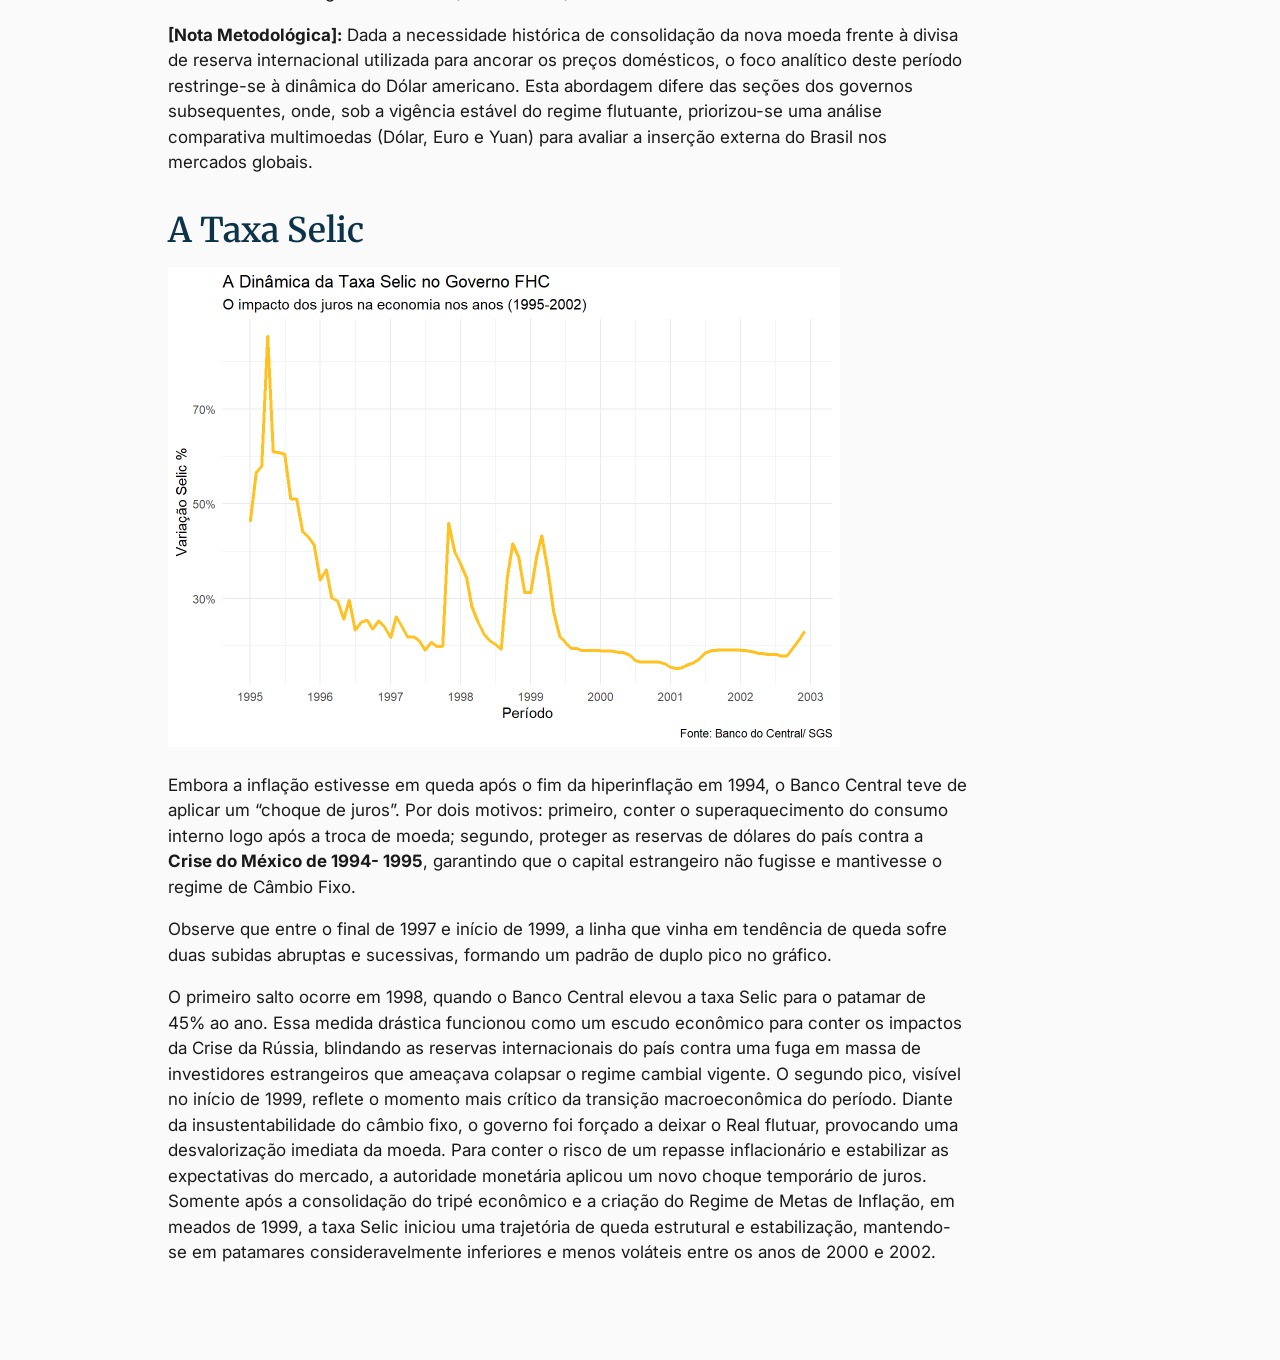
<file: docs/fernando_hc.html>
<!DOCTYPE html>
<html xmlns="http://www.w3.org/1999/xhtml" lang="pt-BR" xml:lang="pt-BR"><head>

<meta charset="utf-8">
<meta name="generator" content="quarto-1.9.38">

<meta name="viewport" content="width=device-width, initial-scale=1.0, user-scalable=yes">


<title>A Era FHC (1995–2003):Uma Busca Por Estabilidade Econômica – Governos Brasileiros 1995-2025</title>
<style>
/* Default styles provided by pandoc.
** See https://pandoc.org/MANUAL.html#variables-for-html for config info.
*/
code{white-space: pre-wrap;}
span.smallcaps{font-variant: small-caps;}
div.columns{display: flex; gap: min(4vw, 1.5em);}
div.column{flex: auto; overflow-x: auto;}
div.hanging-indent{margin-left: 1.5em; text-indent: -1.5em;}
ul.task-list{list-style: none;}
ul.task-list li input[type="checkbox"] {
  width: 0.8em;
  margin: 0 0.8em 0.2em -1em; /* quarto-specific, see https://github.com/quarto-dev/quarto-cli/issues/4556 */ 
  vertical-align: middle;
}
</style>


<script src="site_libs/quarto-nav/quarto-nav.js"></script>
<script src="site_libs/quarto-nav/headroom.min.js"></script>
<script src="site_libs/clipboard/clipboard.min.js"></script>
<script src="site_libs/quarto-search/autocomplete.umd.js"></script>
<script src="site_libs/quarto-search/fuse.min.js"></script>
<script src="site_libs/quarto-search/quarto-search.js"></script>
<meta name="quarto:offset" content="./">
<script src="site_libs/quarto-html/quarto.js" type="module"></script>
<script src="site_libs/quarto-html/tabsets/tabsets.js" type="module"></script>
<script src="site_libs/quarto-html/popper.min.js"></script>
<script src="site_libs/quarto-html/tippy.umd.min.js"></script>
<script src="site_libs/quarto-html/anchor.min.js"></script>
<link href="site_libs/quarto-html/tippy.css" rel="stylesheet">
<link href="site_libs/quarto-html/quarto-syntax-highlighting-15634bcf2e68342d4ad2dfa704d543f6.css" rel="stylesheet" id="quarto-text-highlighting-styles">
<script src="site_libs/bootstrap/bootstrap.min.js"></script>
<link href="site_libs/bootstrap/bootstrap-icons.css" rel="stylesheet">
<link href="site_libs/bootstrap/bootstrap-a0f9fd0d421825b736dc1bbcbcba2219.min.css" rel="stylesheet" append-hash="true" id="quarto-bootstrap" data-mode="light">
<script id="quarto-search-options" type="application/json">{
  "location": "navbar",
  "copy-button": false,
  "collapse-after": 3,
  "panel-placement": "end",
  "type": "overlay",
  "limit": 50,
  "keyboard-shortcut": [
    "f",
    "/",
    "s"
  ],
  "show-item-context": false,
  "language": {
    "search-no-results-text": "Nenhum resultado",
    "search-matching-documents-text": "documentos correspondentes",
    "search-copy-link-title": "Copiar link para a busca",
    "search-hide-matches-text": "Esconder correspondências adicionais",
    "search-more-match-text": "mais correspondência neste documento",
    "search-more-matches-text": "mais correspondências neste documento",
    "search-clear-button-title": "Limpar",
    "search-text-placeholder": "",
    "search-detached-cancel-button-title": "Cancelar",
    "search-submit-button-title": "Enviar",
    "search-label": "Procurar"
  }
}</script>


<link rel="stylesheet" href="styles.css">
</head>

<body class="nav-fixed quarto-light">

<div id="quarto-search-results"></div>
  <header id="quarto-header" class="headroom fixed-top">
    <nav class="navbar navbar-expand-lg " data-bs-theme="dark">
      <div class="navbar-container container-fluid">
      <div class="navbar-brand-container mx-auto">
    <a class="navbar-brand" href="./index.html">
    <span class="navbar-title">Governos Brasileiros 1995-2025</span>
    </a>
  </div>
            <div id="quarto-search" class="" title="Procurar"></div>
          <button class="navbar-toggler" type="button" data-bs-toggle="collapse" data-bs-target="#navbarCollapse" aria-controls="navbarCollapse" role="menu" aria-expanded="false" aria-label="Alternar de navegação" onclick="if (window.quartoToggleHeadroom) { window.quartoToggleHeadroom(); }">
  <span class="navbar-toggler-icon"></span>
</button>
          <div class="collapse navbar-collapse" id="navbarCollapse">
            <ul class="navbar-nav navbar-nav-scroll me-auto">
  <li class="nav-item">
    <a class="nav-link" href="./index.html"> 
<span class="menu-text">Início</span></a>
  </li>  
  <li class="nav-item dropdown ">
    <a class="nav-link dropdown-toggle" href="#" id="nav-menu-governos" role="link" data-bs-toggle="dropdown" aria-expanded="false">
 <span class="menu-text">Governos</span>
    </a>
    <ul class="dropdown-menu" aria-labelledby="nav-menu-governos">    
        <li>
    <a class="dropdown-item" href="./fernando_hc.html">
 <span class="dropdown-text">Fernando H. Cardoso (1995-2003)</span></a>
  </li>  
        <li>
    <a class="dropdown-item" href="./lula_i_ii.html">
 <span class="dropdown-text">Lula I (2003-2011)</span></a>
  </li>  
        <li>
    <a class="dropdown-item" href="./dilma.html">
 <span class="dropdown-text">Dilma Rousseff (2011 - 12/05/2016)</span></a>
  </li>  
        <li>
    <a class="dropdown-item" href="./temer.html">
 <span class="dropdown-text">Michel Temer (12/05/2016 - 2019)</span></a>
  </li>  
        <li>
    <a class="dropdown-item" href="./bolsonaro.html">
 <span class="dropdown-text">Jair M. Bolsonaro (2019-2023)</span></a>
  </li>  
        <li>
    <a class="dropdown-item" href="./lula_iii.html">
 <span class="dropdown-text">Lula II (2023- atual)</span></a>
  </li>  
    </ul>
  </li>
  <li class="nav-item">
    <a class="nav-link" href="./about.html"> 
<span class="menu-text">Sobre</span></a>
  </li>  
</ul>
          </div> <!-- /navcollapse -->
            <div class="quarto-navbar-tools">
</div>
      </div> <!-- /container-fluid -->
    </nav>
</header>
<!-- content -->
<div id="quarto-content" class="quarto-container page-columns page-rows-contents page-layout-article page-navbar">
<!-- sidebar -->
<!-- margin-sidebar -->
    <div id="quarto-margin-sidebar" class="sidebar margin-sidebar">
        <nav id="TOC" role="doc-toc" class="toc-active">
    <h2 id="toc-title">Nesta página</h2>
   
  <ul>
  <li><a href="#introdução" id="toc-introdução" class="nav-link active" data-scroll-target="#introdução">Introdução</a></li>
  <li><a href="#a-inflação-ipca" id="toc-a-inflação-ipca" class="nav-link" data-scroll-target="#a-inflação-ipca">A Inflação (IPCA)</a></li>
  <li><a href="#o-regime-cambial" id="toc-o-regime-cambial" class="nav-link" data-scroll-target="#o-regime-cambial">O Regime Cambial</a></li>
  <li><a href="#a-taxa-selic" id="toc-a-taxa-selic" class="nav-link" data-scroll-target="#a-taxa-selic">A Taxa Selic</a></li>
  </ul>
</nav>
    </div>
<!-- main -->
<main class="content" id="quarto-document-content">

<header id="title-block-header" class="quarto-title-block default">
<div class="quarto-title">
<h1 class="title">A Era FHC (1995–2003):Uma Busca Por Estabilidade Econômica</h1>
</div>



<div class="quarto-title-meta">

    
  
    
  </div>
  


</header>


<div class="quarto-figure quarto-figure-center">
<figure class="figure">
<p><img src="imagens/FHC.jpg" class="img-fluid quarto-figure quarto-figure-center figure-img" style="width:30.0%"></p>
</figure>
</div>
<section id="introdução" class="level2">
<h2 class="anchored" data-anchor-id="introdução">Introdução</h2>
<blockquote class="blockquote">
<p><em>“A estabilização da economia e o fim da inflação foram o maior programa de combate à pobreza da história do Brasil”<br>
— Fernando Henrique Cardoso</em></p>
</blockquote>
<p>Os dois mandatos do presidente Fernando Henrique Cardoso (1995-2002) representam um período de profunda transformação para a economia brasileira. Com a consolidação do Plano Real, o país finalmente quebrou o ciclo histórico da hiperinflação, dando início a uma era de estabilização monetária e profundas reformas estruturais.</p>
<p>No entanto, a condução da política econômica ao longo desses oito anos enfrentou severos testes, oscilando entre momentos de calmaria interna e fortes choques vindos de crises financeiras internacionais. Para compreender as engrenagens e os desafios dessa gestão, vamos analisar a evolução integrada de três indicadores fundamentais na seguinte ordem:</p>
<p><strong>A Inflação (IPCA):</strong> O sucesso inicial do controle de preços e o comportamento pós-crise.</p>
<p><strong>O Regime Cambial:</strong> A transição da estabilidade da âncora fixa para o sistema de câmbio flutuante.</p>
<p><strong>A Taxa Selic</strong>: Juros mantidos elevados para garantir a atração de capital estrangeiro e sustentar o Real</p>
</section>
<section id="a-inflação-ipca" class="level1">
<h1>A Inflação (IPCA)</h1>
<p>O início do seu mandato foi marcado por intensa pressão, devido a algumas preocupações em relação à economia brasileira.</p>
<p>Em primeiro lugar, a economia estava em um claro processo de superaquecimento, o que trazia à memória o fantasma do <strong>Plano Cruzado</strong>: um <em>boom</em> de consumo que, mal administrado, provocou um colapso de estabilidade.</p>
<p>Em segundo lugar, havia a crise em curso no México, na qual a situação do balanço de pagamentos (BP) de final de 1994 levou a uma drástica desvalorização — com efeitos sérios sobre o <em>currency board</em> argentino. Isso, por fim, alimentou a suspeita de que regimes de câmbio rígido poderiam não acabar bem e de que o Brasil seria o próximo país.</p>
<p>Em terceiro — e como um efeito combinado do crescimento da demanda agregada e da redução da entrada de capitais —, as reservas internacionais do Brasil começaram a cair. O <strong>Plano Real</strong> estava em vigor, com a moeda (real) entrando em circulação em julho de 1994 com US$ 43 bilhões de reservas internacionais que, já em dezembro, tinham caído para US$ 39 bilhões. Em março de 1995, as reservas já estavam em US$ 34 bilhões e continuaram a diminuir até US$ 32 bilhões no mês de abril, antes de começarem a se recuperar em função da reação oficial.</p>
<p>A inflação mantinha certa resistência à queda, cabendo citar que, nos 12 primeiros meses do Plano Real (julho de 1994 a julho de 1995), a variação dos preços medidos pelo <strong>INPC</strong> foi de 33%.</p>
<p>O Real foi uma experiência bem-sucedida. Porém, a visão existente no começo de 1995 era de que a possibilidade de a inflação voltar com força após alguns meses e a indexação se reinstalar na economia constituía uma ameaça concreta.</p>
<div class="cell">
<div class="cell-output-display">
<div>
<figure class="figure">
<p><img src="fernando_hc_files/figure-html/unnamed-chunk-1-1.png" class="img-fluid figure-img" width="672"></p>
</figure>
</div>
</div>
</div>
<p>Olhando para o gráfico, fica fácil entender por que o início de 1995 foi cercado de tanta tensão. A memória do brasileiro ainda estava profundamente traumatizada pela hiperinflação. Por isso, aquela queda abrupta da linha vermelha no início do Plano Real não trouxe apenas alívio; trouxe também o fantasma do ceticismo. O grande medo coletivo era o de que o <strong>Real</strong> fosse apenas mais um “plano temporário”, e que, após o sucesso inicial, os preços sofressem um efeito rebote, voltando a subir com força total.</p>
<p>Esse receio tinha fundamento prático. Com o fim do imposto inflacionário da noite para o dia, o poder de compra da população aumentou e gerou um forte superaquecimento do consumo. Na história econômica do Brasil, uma explosão de demanda como aquela, se mal administrada, era a receita exata para fazer a inflação ressurgir das cinzas, exatamente como havia acontecido no fracassado Plano Cruzado anos antes.</p>
<p>Além disso, a estabilidade desenhada no gráfico dependia de um jogo perigoso nos bastidores: o uso massivo das reservas internacionais para segurar o valor da moeda. Quando a Crise do México estourou no final de 1994, o mercado internacional começou a duvidar se o Brasil teria fôlego financeiro para manter o Real ancorado.</p>
<p>As autoridades reagiram em março de 1995 com um conjunto de medidas, incluindo dois componentes:</p>
<ul>
<li><p>Uma desvalorização controlada, da ordem de 6% em relação à taxa de câmbio da época, após o que o Banco Central passou a administrar um esquema de microdesvalorizações, através de movimentos ínfimos de uma banda cambial com piso e teto muito próximos.</p></li>
<li><p>Uma alta taxa de juros nominal, que — expressa em termos mensais — passou de 3,3% em fevereiro para 4,3% em março, aumentando o custo de carregar divisas.</p></li>
</ul>
<div class="cell">
<div class="cell-output-display">
<div>
<figure class="figure">
<p><img src="fernando_hc_files/figure-html/unnamed-chunk-2-1.png" class="img-fluid figure-img" width="672"></p>
</figure>
</div>
</div>
</div>
<p>Os efeitos dessa medidas, tanto os positivos como os negativos não demoraram para aparecer. A rápida recomposição da liquidez internacional poucos meses depois da crise mexicana, deixou evidente que o governo estava firmemente empenhado em defender a nova política cambial. Assim, atraídos pela rentabilidade elevada das aplicações em moeda local, os investidores retornaram ao país e as reservas internacionais fecharam em 1995 com US$ 52 bilhões. Ao mesmo tempo, a inflação começou a ceder e daí em diante a taxa anual caiu ao longo de quatro anos consecutivos.</p>
</section>
<section id="o-regime-cambial" class="level1">
<h1>O Regime Cambial</h1>
<div class="cell">
<div class="cell-output-display">
<div>
<figure class="figure">
<p><img src="fernando_hc_files/figure-html/unnamed-chunk-3-1.png" class="img-fluid figure-img" width="672"></p>
</figure>
</div>
</div>
</div>
<p>Durante o primeiro mandato de Fernando Henrique Cardoso, representado no gráfico pela cor verde, o regime cambial era fixo. Os anos de 1994 até 1998 demonstram uma linha quase reta, muito estável, colada na marca de R$ 1,00.</p>
<p>O que aconteceu de fato foi que, para derrotar a hiperinflação, o governo manteve o valor do <strong>Real</strong> artificialmente pareado ao dólar (com a moeda brasileira valendo até mais que a americana no início). O Banco Central vendia suas reservas internacionais para garantir que o dólar ficasse barato e próximo de R$ 1,00. Esse mecanismo barateava os produtos importados, forçando os comerciantes nacionais a manterem seus preços baixos para conseguir competir.</p>
<p>Na virada de 1998 para 1999, nota-se no gráfico um salto vertical chocante: a linha sai da casa de R$ 1,20 e vai direto para perto de R$ 2,00. Esse é o momento exato da quebra da âncora cambial e do início do câmbio flutuante, representado a partir dali pela cor vermelha.</p>
<p>Agora sob o regime de câmbio flutuante, o gráfico passa a mostrar fortes oscilações, uma vez que o <strong>Real</strong> começou a reagir livremente a qualquer crise internacional ou boato político. O pico mais alto, visível em 2002, reflete o forte nervosismo do mercado financeiro com a transição presidencial da época.</p>
<p>Olhar para o gráfico do câmbio no governo FHC é, fundamentalmente, olhar para duas eras econômicas distintas: a calmaria controlada do primeiro mandato (em verde) e a montanha-russa do mercado livre no segundo mandato (em vermelho).</p>
<p><strong>[Nota Metodológica]:</strong> Dada a necessidade histórica de consolidação da nova moeda frente à divisa de reserva internacional utilizada para ancorar os preços domésticos, o foco analítico deste período restringe-se à dinâmica do Dólar americano. Esta abordagem difere das seções dos governos subsequentes, onde, sob a vigência estável do regime flutuante, priorizou-se uma análise comparativa multimoedas (Dólar, Euro e Yuan) para avaliar a inserção externa do Brasil nos mercados globais.</p>
</section>
<section id="a-taxa-selic" class="level1">
<h1>A Taxa Selic</h1>
<div class="cell">
<div class="cell-output-display">
<div>
<figure class="figure">
<p><img src="fernando_hc_files/figure-html/unnamed-chunk-4-1.png" class="img-fluid figure-img" width="672"></p>
</figure>
</div>
</div>
</div>
<p>Embora a inflação estivesse em queda após o fim da hiperinflação em 1994, o Banco Central teve de aplicar um “choque de juros”. Por dois motivos: primeiro, conter o superaquecimento do consumo interno logo após a troca de moeda; segundo, proteger as reservas de dólares do país contra a <strong>Crise do México de 1994- 1995</strong>, garantindo que o capital estrangeiro não fugisse e mantivesse o regime de Câmbio Fixo.</p>
<p>Observe que entre o final de 1997 e início de 1999, a linha que vinha em tendência de queda sofre duas subidas abruptas e sucessivas, formando um padrão de duplo pico no gráfico.</p>
<p>O primeiro salto ocorre em 1998, quando o Banco Central elevou a taxa Selic para o patamar de 45% ao ano. Essa medida drástica funcionou como um escudo econômico para conter os impactos da Crise da Rússia, blindando as reservas internacionais do país contra uma fuga em massa de investidores estrangeiros que ameaçava colapsar o regime cambial vigente. ​O segundo pico, visível no início de 1999, reflete o momento mais crítico da transição macroeconômica do período. Diante da insustentabilidade do câmbio fixo, o governo foi forçado a deixar o Real flutuar, provocando uma desvalorização imediata da moeda. Para conter o risco de um repasse inflacionário e estabilizar as expectativas do mercado, a autoridade monetária aplicou um novo choque temporário de juros. ​Somente após a consolidação do tripé econômico e a criação do Regime de Metas de Inflação, em meados de 1999, a taxa Selic iniciou uma trajetória de queda estrutural e estabilização, mantendo-se em patamares consideravelmente inferiores e menos voláteis entre os anos de 2000 e 2002.</p>


</section>

</main> <!-- /main -->
<script id="quarto-html-after-body" type="application/javascript">
  window.document.addEventListener("DOMContentLoaded", function (event) {
    const icon = "";
    const anchorJS = new window.AnchorJS();
    anchorJS.options = {
      placement: 'right',
      icon: icon
    };
    anchorJS.add('.anchored');
    const isCodeAnnotation = (el) => {
      for (const clz of el.classList) {
        if (clz.startsWith('code-annotation-')) {                     
          return true;
        }
      }
      return false;
    }
    const onCopySuccess = function(e) {
      // button target
      const button = e.trigger;
      // don't keep focus
      button.blur();
      // flash "checked"
      button.classList.add('code-copy-button-checked');
      var currentTitle = button.getAttribute("title");
      button.setAttribute("title", "Copiada");
      let tooltip;
      if (window.bootstrap) {
        button.setAttribute("data-bs-toggle", "tooltip");
        button.setAttribute("data-bs-placement", "left");
        button.setAttribute("data-bs-title", "Copiada");
        tooltip = new bootstrap.Tooltip(button, 
          { trigger: "manual", 
            customClass: "code-copy-button-tooltip",
            offset: [0, -8]});
        tooltip.show();    
      }
      setTimeout(function() {
        if (tooltip) {
          tooltip.hide();
          button.removeAttribute("data-bs-title");
          button.removeAttribute("data-bs-toggle");
          button.removeAttribute("data-bs-placement");
        }
        button.setAttribute("title", currentTitle);
        button.classList.remove('code-copy-button-checked');
      }, 1000);
      // clear code selection
      e.clearSelection();
    }
    const getTextToCopy = function(trigger) {
      const outerScaffold = trigger.parentElement.cloneNode(true);
      const codeEl = outerScaffold.querySelector('code');
      for (const childEl of codeEl.children) {
        if (isCodeAnnotation(childEl)) {
          childEl.remove();
        }
      }
      return codeEl.innerText;
    }
    const clipboard = new window.ClipboardJS('.code-copy-button:not([data-in-quarto-modal])', {
      text: getTextToCopy
    });
    clipboard.on('success', onCopySuccess);
    if (window.document.getElementById('quarto-embedded-source-code-modal')) {
      const clipboardModal = new window.ClipboardJS('.code-copy-button[data-in-quarto-modal]', {
        text: getTextToCopy,
        container: window.document.getElementById('quarto-embedded-source-code-modal')
      });
      clipboardModal.on('success', onCopySuccess);
    }
      var localhostRegex = new RegExp(/^(?:http|https):\/\/localhost\:?[0-9]*\//);
      var mailtoRegex = new RegExp(/^mailto:/);
        var filterRegex = new RegExp("https:\/\/fran-ufpi\.github\.io\/governosbrasil\/");
      var isInternal = (href) => {
          return filterRegex.test(href) || localhostRegex.test(href) || mailtoRegex.test(href);
      }
      // Inspect non-navigation links and adorn them if external
     var links = window.document.querySelectorAll('a[href]:not(.nav-link):not(.navbar-brand):not(.toc-action):not(.sidebar-link):not(.sidebar-item-toggle):not(.pagination-link):not(.no-external):not([aria-hidden]):not(.dropdown-item):not(.quarto-navigation-tool):not(.about-link)');
      for (var i=0; i<links.length; i++) {
        const link = links[i];
        if (!isInternal(link.href)) {
          // undo the damage that might have been done by quarto-nav.js in the case of
          // links that we want to consider external
          if (link.dataset.originalHref !== undefined) {
            link.href = link.dataset.originalHref;
          }
        }
      }
    function tippyHover(el, contentFn, onTriggerFn, onUntriggerFn) {
      const config = {
        allowHTML: true,
        maxWidth: 500,
        delay: 100,
        arrow: false,
        appendTo: function(el) {
            return el.parentElement;
        },
        interactive: true,
        interactiveBorder: 10,
        theme: 'quarto',
        placement: 'bottom-start',
      };
      if (contentFn) {
        config.content = contentFn;
      }
      if (onTriggerFn) {
        config.onTrigger = onTriggerFn;
      }
      if (onUntriggerFn) {
        config.onUntrigger = onUntriggerFn;
      }
      window.tippy(el, config); 
    }
    const noterefs = window.document.querySelectorAll('a[role="doc-noteref"]');
    for (var i=0; i<noterefs.length; i++) {
      const ref = noterefs[i];
      tippyHover(ref, function() {
        // use id or data attribute instead here
        let href = ref.getAttribute('data-footnote-href') || ref.getAttribute('href');
        try { href = new URL(href).hash; } catch {}
        const id = href.replace(/^#\/?/, "");
        const note = window.document.getElementById(id);
        if (note) {
          return note.innerHTML;
        } else {
          return "";
        }
      });
    }
    const xrefs = window.document.querySelectorAll('a.quarto-xref');
    const processXRef = (id, note) => {
      // Strip column container classes
      const stripColumnClz = (el) => {
        el.classList.remove("page-full", "page-columns");
        if (el.children) {
          for (const child of el.children) {
            stripColumnClz(child);
          }
        }
      }
      stripColumnClz(note)
      if (id === null || id.startsWith('sec-')) {
        // Special case sections, only their first couple elements
        const container = document.createElement("div");
        if (note.children && note.children.length > 2) {
          container.appendChild(note.children[0].cloneNode(true));
          for (let i = 1; i < note.children.length; i++) {
            const child = note.children[i];
            if (child.tagName === "P" && child.innerText === "") {
              continue;
            } else {
              container.appendChild(child.cloneNode(true));
              break;
            }
          }
          if (window.Quarto?.typesetMath) {
            window.Quarto.typesetMath(container);
          }
          return container.innerHTML
        } else {
          if (window.Quarto?.typesetMath) {
            window.Quarto.typesetMath(note);
          }
          return note.innerHTML;
        }
      } else {
        // Remove any anchor links if they are present
        const anchorLink = note.querySelector('a.anchorjs-link');
        if (anchorLink) {
          anchorLink.remove();
        }
        if (window.Quarto?.typesetMath) {
          window.Quarto.typesetMath(note);
        }
        if (note.classList.contains("callout")) {
          return note.outerHTML;
        } else {
          return note.innerHTML;
        }
      }
    }
    for (var i=0; i<xrefs.length; i++) {
      const xref = xrefs[i];
      tippyHover(xref, undefined, function(instance) {
        instance.disable();
        let url = xref.getAttribute('href');
        let hash = undefined; 
        if (url.startsWith('#')) {
          hash = url;
        } else {
          try { hash = new URL(url).hash; } catch {}
        }
        if (hash) {
          const id = hash.replace(/^#\/?/, "");
          const note = window.document.getElementById(id);
          if (note !== null) {
            try {
              const html = processXRef(id, note.cloneNode(true));
              instance.setContent(html);
            } finally {
              instance.enable();
              instance.show();
            }
          } else {
            // See if we can fetch this
            fetch(url.split('#')[0])
            .then(res => res.text())
            .then(html => {
              const parser = new DOMParser();
              const htmlDoc = parser.parseFromString(html, "text/html");
              const note = htmlDoc.getElementById(id);
              if (note !== null) {
                const html = processXRef(id, note);
                instance.setContent(html);
              } 
            }).finally(() => {
              instance.enable();
              instance.show();
            });
          }
        } else {
          // See if we can fetch a full url (with no hash to target)
          // This is a special case and we should probably do some content thinning / targeting
          fetch(url)
          .then(res => res.text())
          .then(html => {
            const parser = new DOMParser();
            const htmlDoc = parser.parseFromString(html, "text/html");
            const note = htmlDoc.querySelector('main.content');
            if (note !== null) {
              // This should only happen for chapter cross references
              // (since there is no id in the URL)
              // remove the first header
              if (note.children.length > 0 && note.children[0].tagName === "HEADER") {
                note.children[0].remove();
              }
              const html = processXRef(null, note);
              instance.setContent(html);
            } 
          }).finally(() => {
            instance.enable();
            instance.show();
          });
        }
      }, function(instance) {
      });
    }
        let selectedAnnoteEl;
        const selectorForAnnotation = ( cell, annotation) => {
          let cellAttr = 'data-code-cell="' + cell + '"';
          let lineAttr = 'data-code-annotation="' +  annotation + '"';
          const selector = 'span[' + cellAttr + '][' + lineAttr + ']';
          return selector;
        }
        const selectCodeLines = (annoteEl) => {
          const doc = window.document;
          const targetCell = annoteEl.getAttribute("data-target-cell");
          const targetAnnotation = annoteEl.getAttribute("data-target-annotation");
          const annoteSpan = window.document.querySelector(selectorForAnnotation(targetCell, targetAnnotation));
          const lines = annoteSpan.getAttribute("data-code-lines").split(",");
          const lineIds = lines.map((line) => {
            return targetCell + "-" + line;
          })
          let top = null;
          let height = null;
          let parent = null;
          if (lineIds.length > 0) {
              //compute the position of the single el (top and bottom and make a div)
              const el = window.document.getElementById(lineIds[0]);
              top = el.offsetTop;
              height = el.offsetHeight;
              parent = el.parentElement.parentElement;
            if (lineIds.length > 1) {
              const lastEl = window.document.getElementById(lineIds[lineIds.length - 1]);
              const bottom = lastEl.offsetTop + lastEl.offsetHeight;
              height = bottom - top;
            }
            if (top !== null && height !== null && parent !== null) {
              // cook up a div (if necessary) and position it 
              let div = window.document.getElementById("code-annotation-line-highlight");
              if (div === null) {
                div = window.document.createElement("div");
                div.setAttribute("id", "code-annotation-line-highlight");
                div.style.position = 'absolute';
                parent.appendChild(div);
              }
              div.style.top = top - 2 + "px";
              div.style.height = height + 4 + "px";
              div.style.left = 0;
              let gutterDiv = window.document.getElementById("code-annotation-line-highlight-gutter");
              if (gutterDiv === null) {
                gutterDiv = window.document.createElement("div");
                gutterDiv.setAttribute("id", "code-annotation-line-highlight-gutter");
                gutterDiv.style.position = 'absolute';
                const codeCell = window.document.getElementById(targetCell);
                const gutter = codeCell.querySelector('.code-annotation-gutter');
                gutter.appendChild(gutterDiv);
              }
              gutterDiv.style.top = top - 2 + "px";
              gutterDiv.style.height = height + 4 + "px";
            }
            selectedAnnoteEl = annoteEl;
          }
        };
        const unselectCodeLines = () => {
          const elementsIds = ["code-annotation-line-highlight", "code-annotation-line-highlight-gutter"];
          elementsIds.forEach((elId) => {
            const div = window.document.getElementById(elId);
            if (div) {
              div.remove();
            }
          });
          selectedAnnoteEl = undefined;
        };
          // Handle positioning of the toggle
      window.addEventListener(
        "resize",
        throttle(() => {
          elRect = undefined;
          if (selectedAnnoteEl) {
            selectCodeLines(selectedAnnoteEl);
          }
        }, 10)
      );
      function throttle(fn, ms) {
      let throttle = false;
      let timer;
        return (...args) => {
          if(!throttle) { // first call gets through
              fn.apply(this, args);
              throttle = true;
          } else { // all the others get throttled
              if(timer) clearTimeout(timer); // cancel #2
              timer = setTimeout(() => {
                fn.apply(this, args);
                timer = throttle = false;
              }, ms);
          }
        };
      }
        // Attach click handler to the DT
        const annoteDls = window.document.querySelectorAll('dt[data-target-cell]');
        for (const annoteDlNode of annoteDls) {
          annoteDlNode.addEventListener('click', (event) => {
            const clickedEl = event.target;
            if (clickedEl !== selectedAnnoteEl) {
              unselectCodeLines();
              const activeEl = window.document.querySelector('dt[data-target-cell].code-annotation-active');
              if (activeEl) {
                activeEl.classList.remove('code-annotation-active');
              }
              selectCodeLines(clickedEl);
              clickedEl.classList.add('code-annotation-active');
            } else {
              // Unselect the line
              unselectCodeLines();
              clickedEl.classList.remove('code-annotation-active');
            }
          });
        }
    const findCites = (el) => {
      const parentEl = el.parentElement;
      if (parentEl) {
        const cites = parentEl.dataset.cites;
        if (cites) {
          return {
            el,
            cites: cites.split(' ')
          };
        } else {
          return findCites(el.parentElement)
        }
      } else {
        return undefined;
      }
    };
    var bibliorefs = window.document.querySelectorAll('a[role="doc-biblioref"]');
    for (var i=0; i<bibliorefs.length; i++) {
      const ref = bibliorefs[i];
      const citeInfo = findCites(ref);
      if (citeInfo) {
        tippyHover(citeInfo.el, function() {
          var popup = window.document.createElement('div');
          citeInfo.cites.forEach(function(cite) {
            var citeDiv = window.document.createElement('div');
            citeDiv.classList.add('hanging-indent');
            citeDiv.classList.add('csl-entry');
            var biblioDiv = window.document.getElementById('ref-' + cite);
            if (biblioDiv) {
              citeDiv.innerHTML = biblioDiv.innerHTML;
            }
            popup.appendChild(citeDiv);
          });
          return popup.innerHTML;
        });
      }
    }
  });
  </script>
</div> <!-- /content -->




</body></html>
</file>
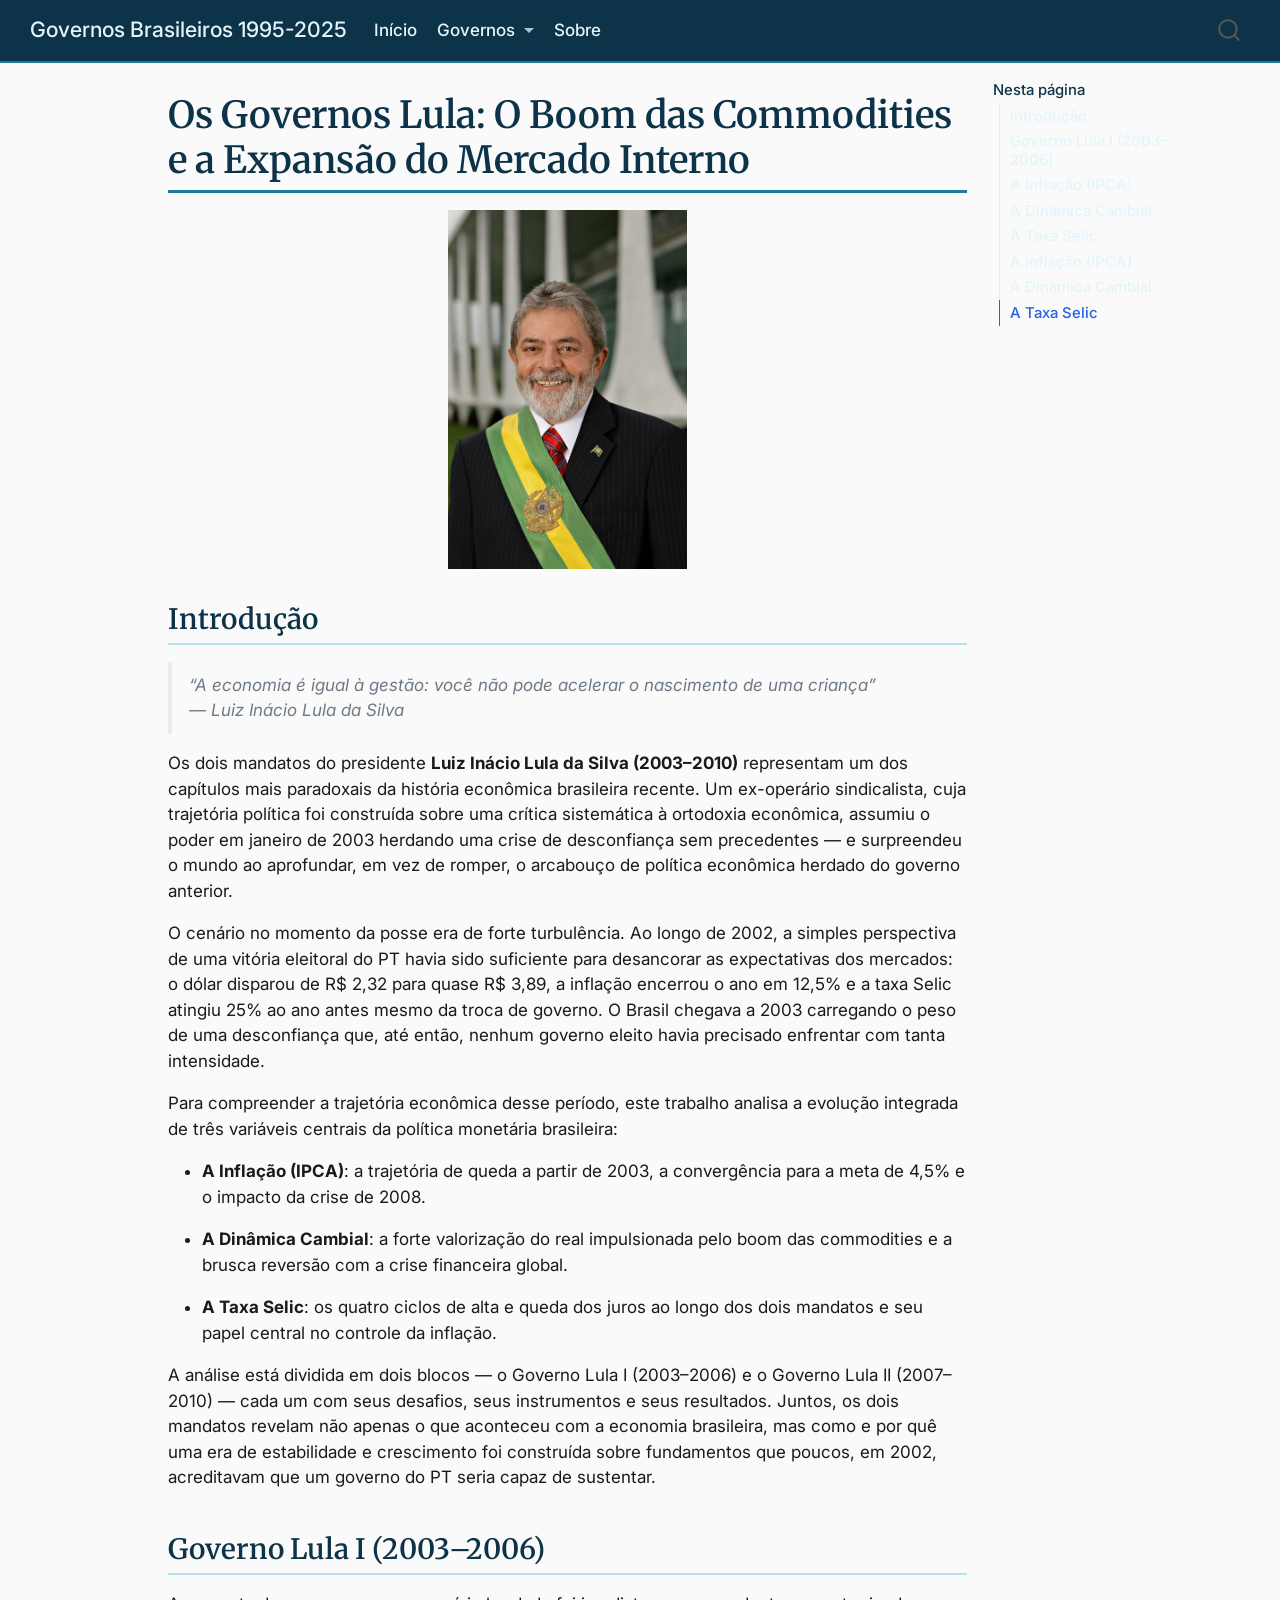
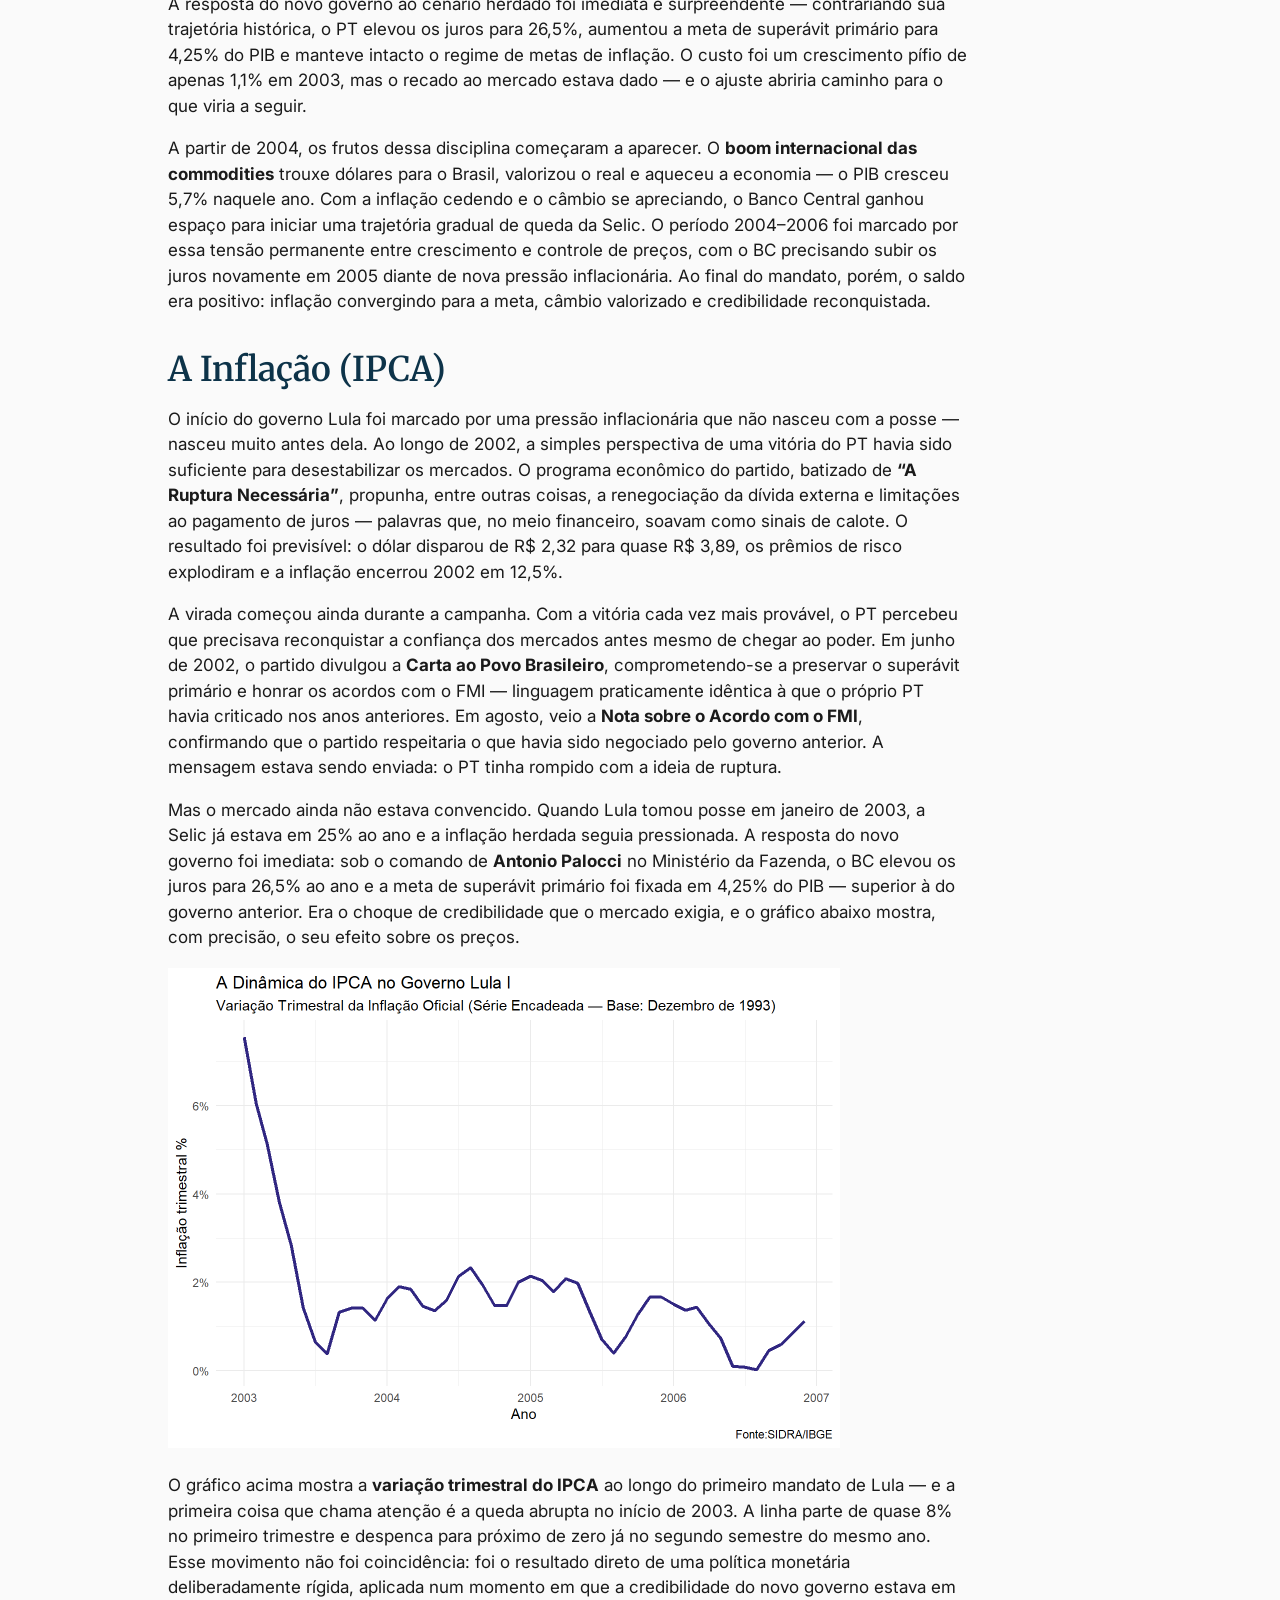
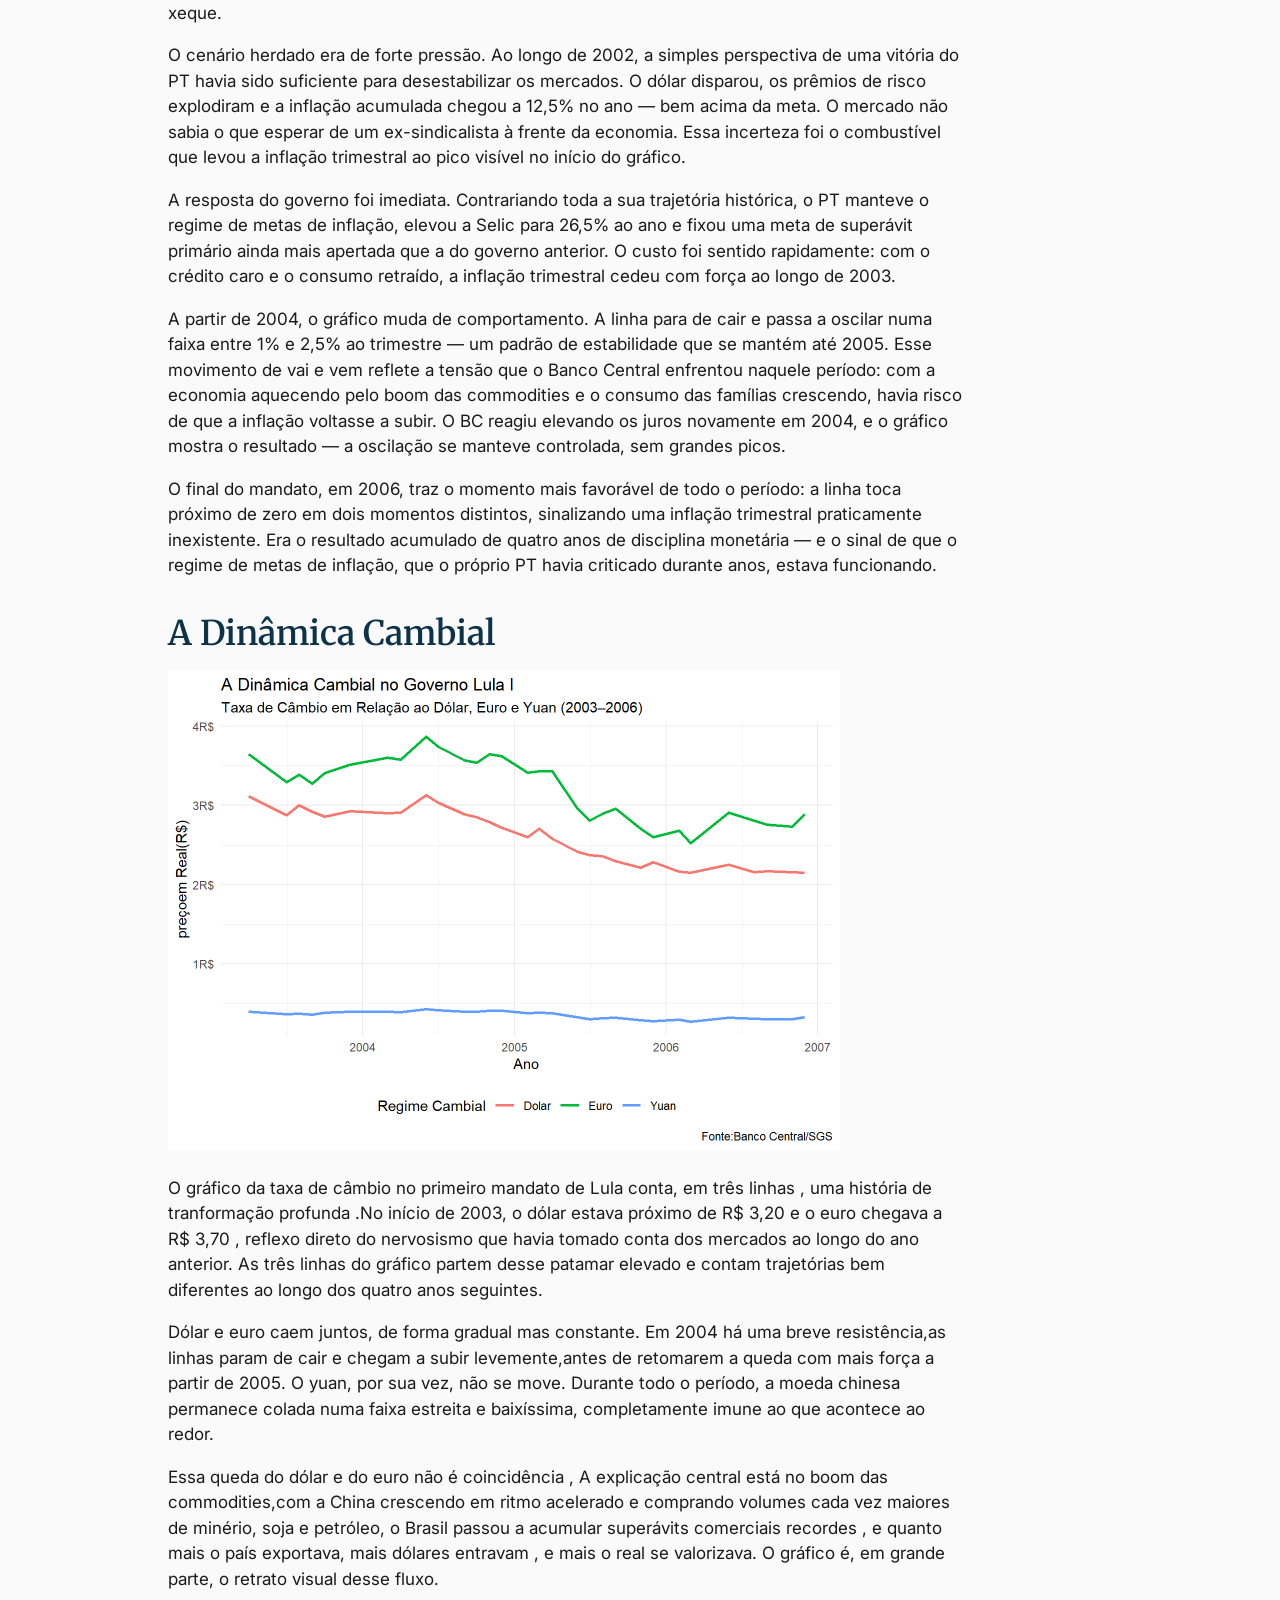
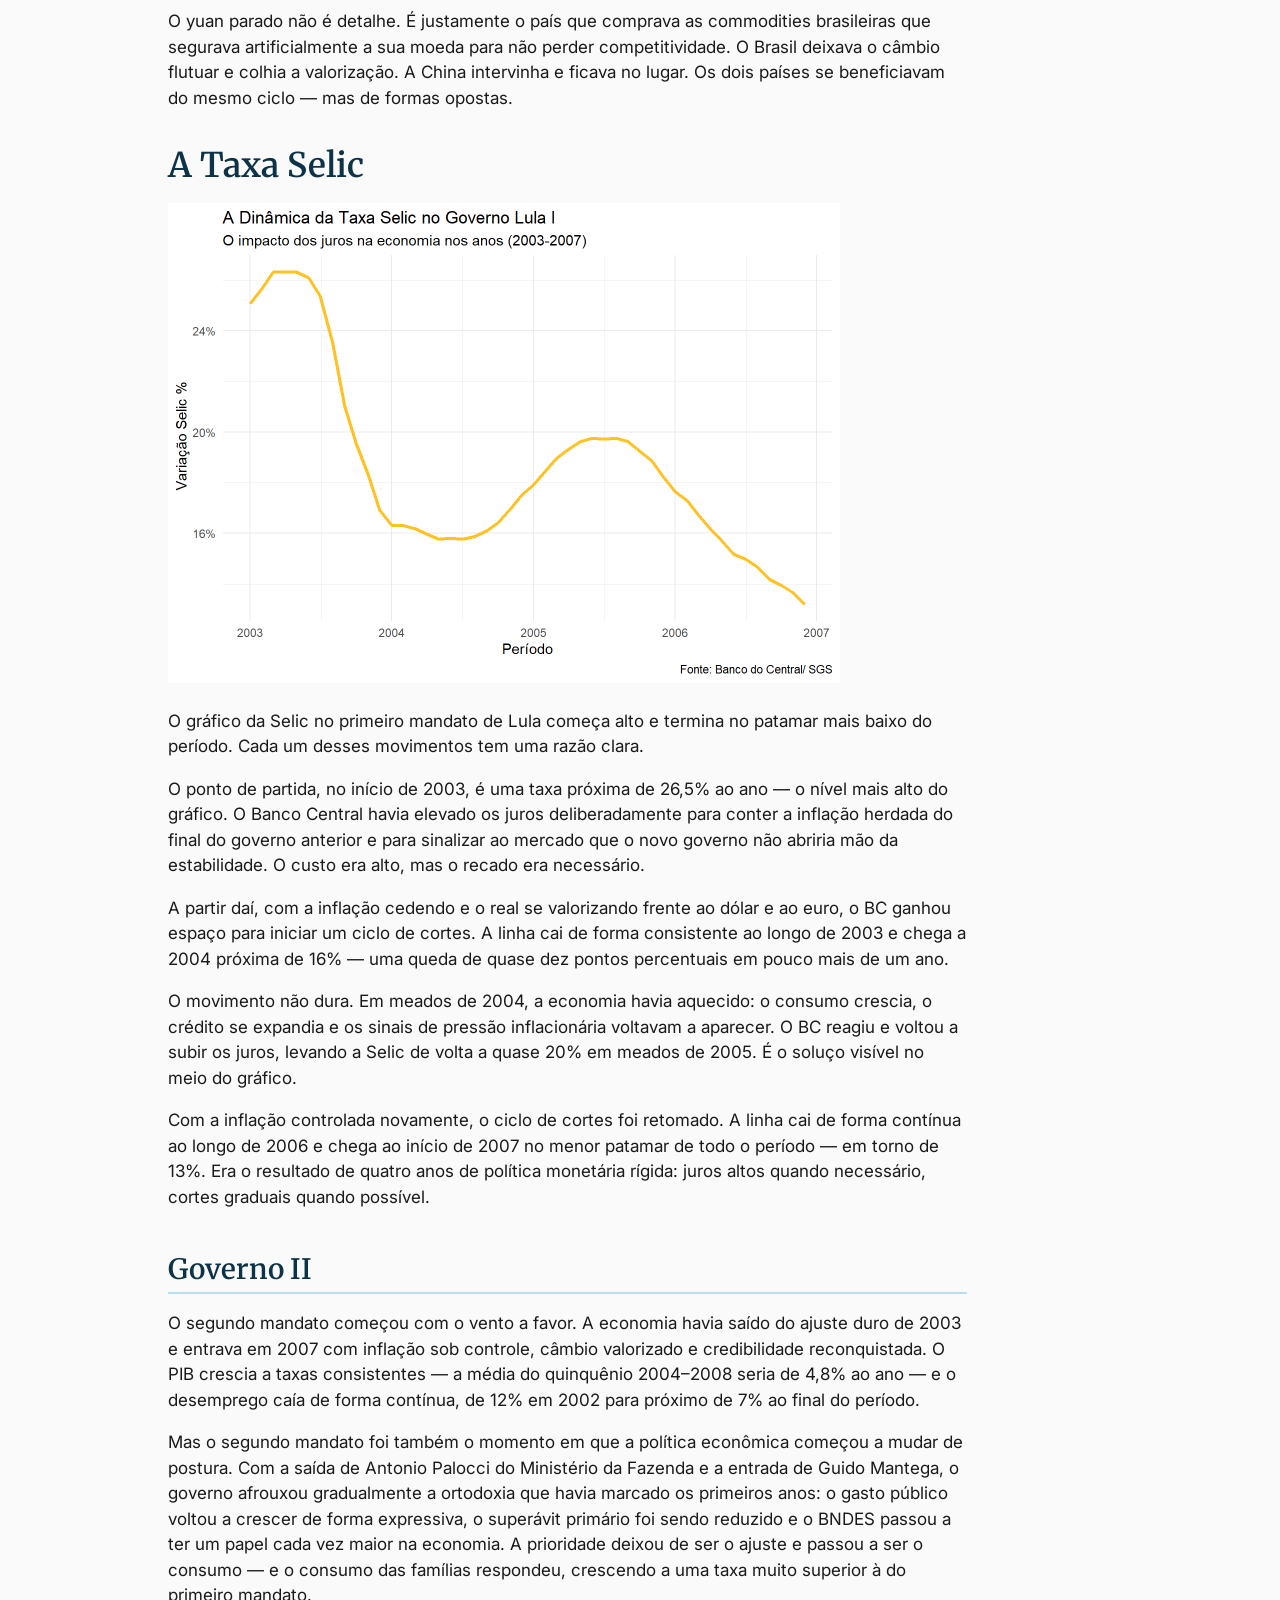
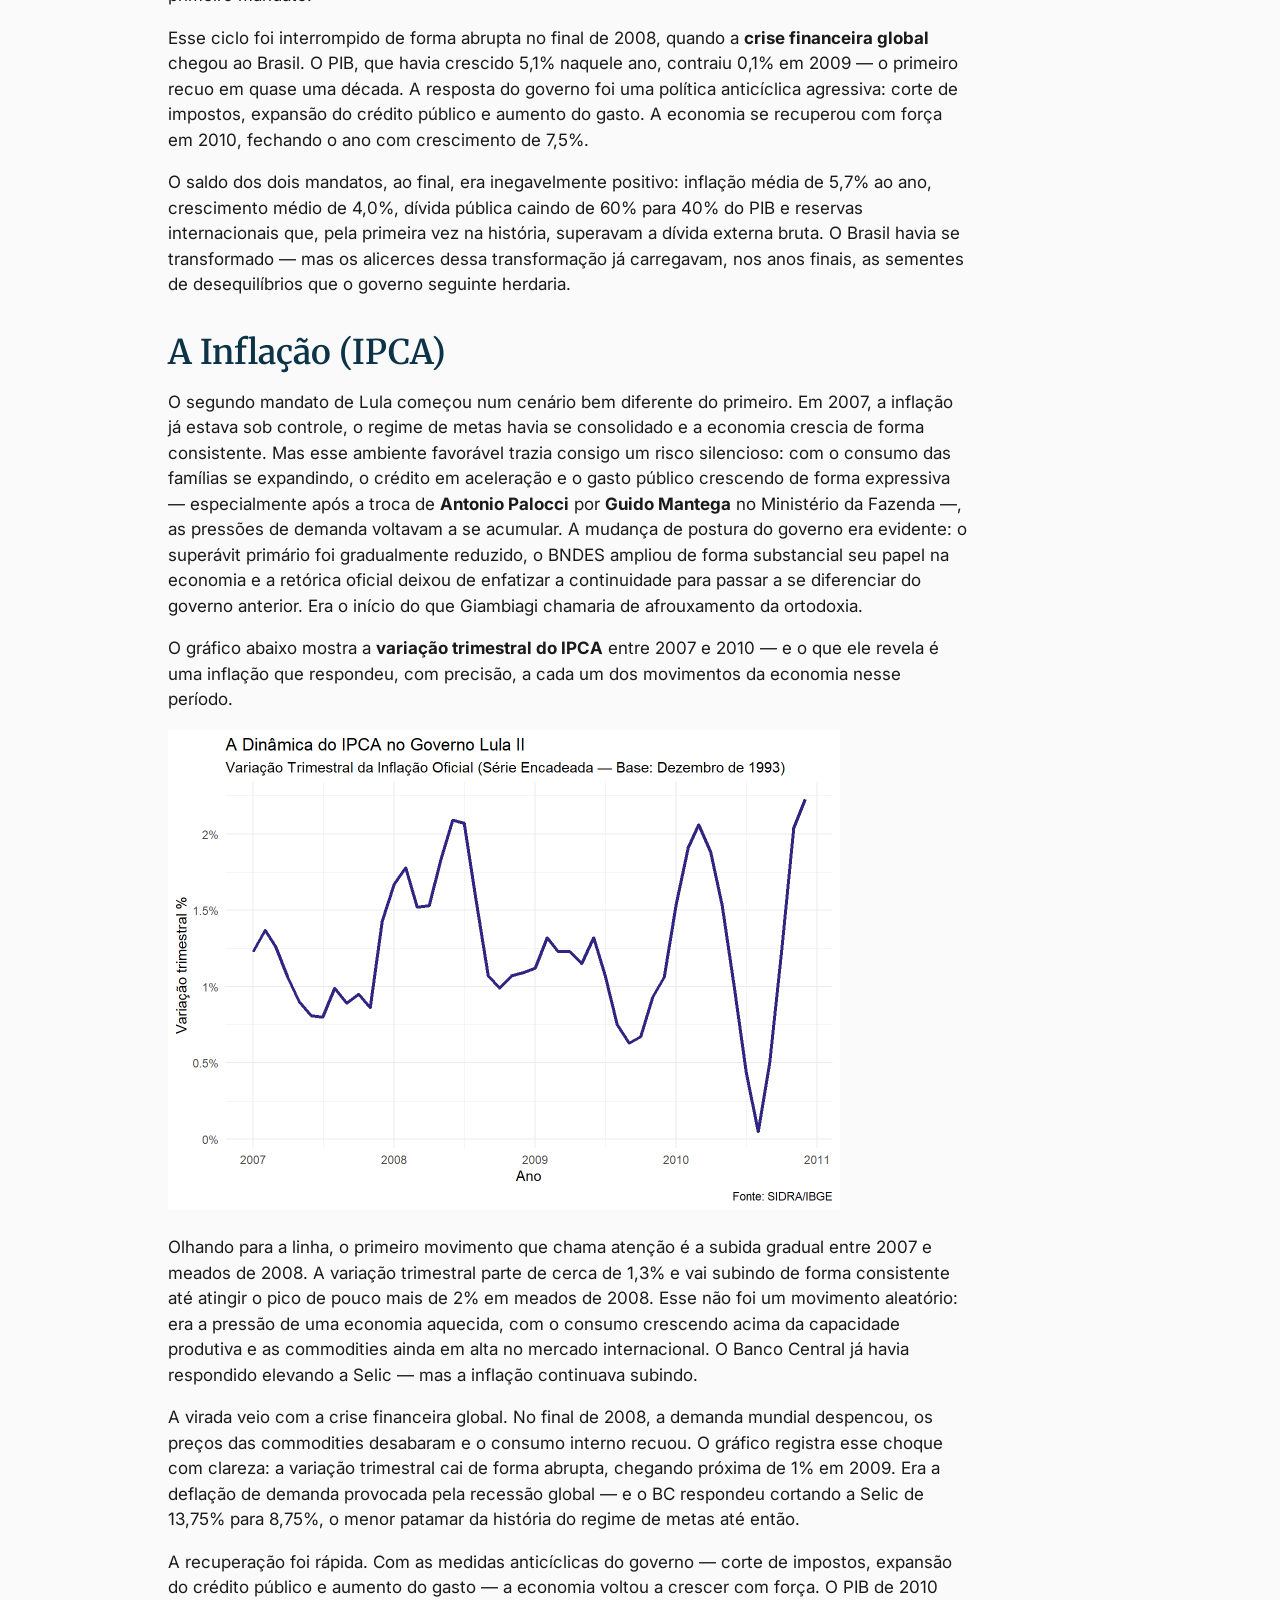
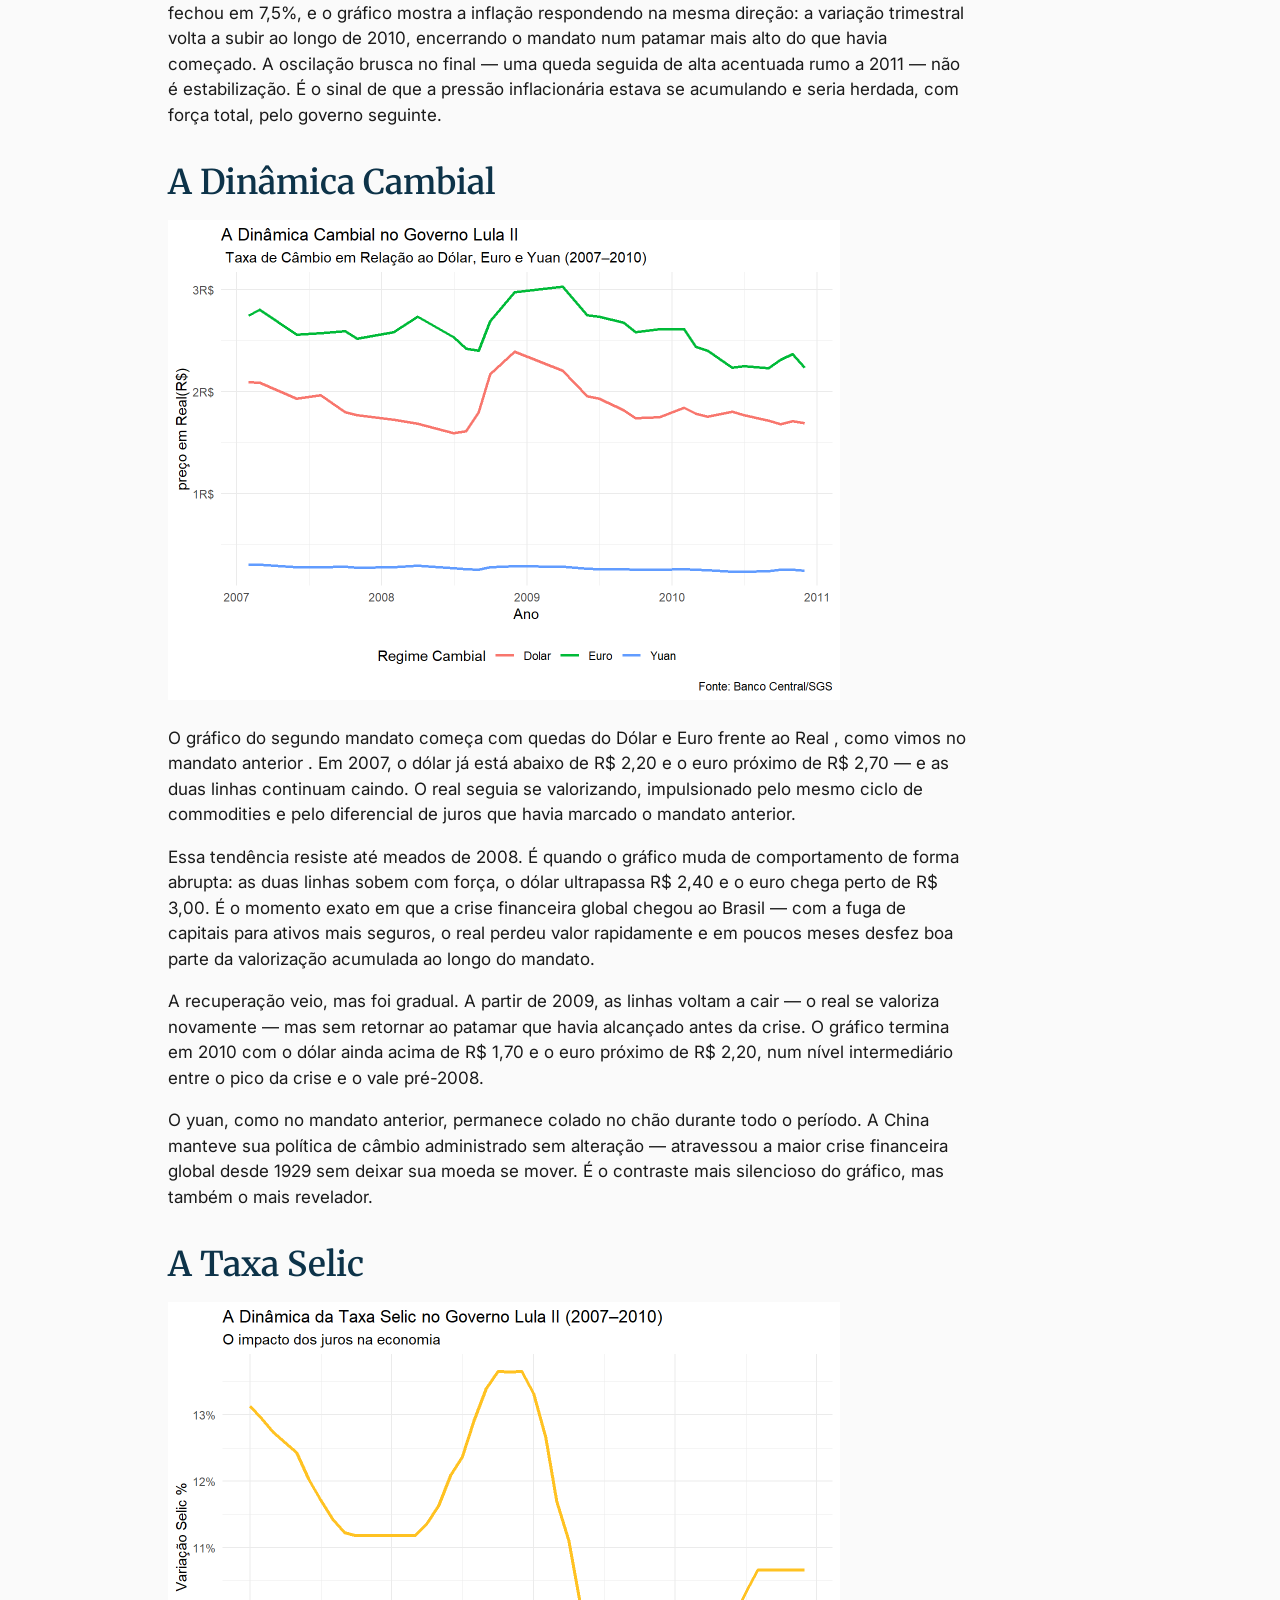
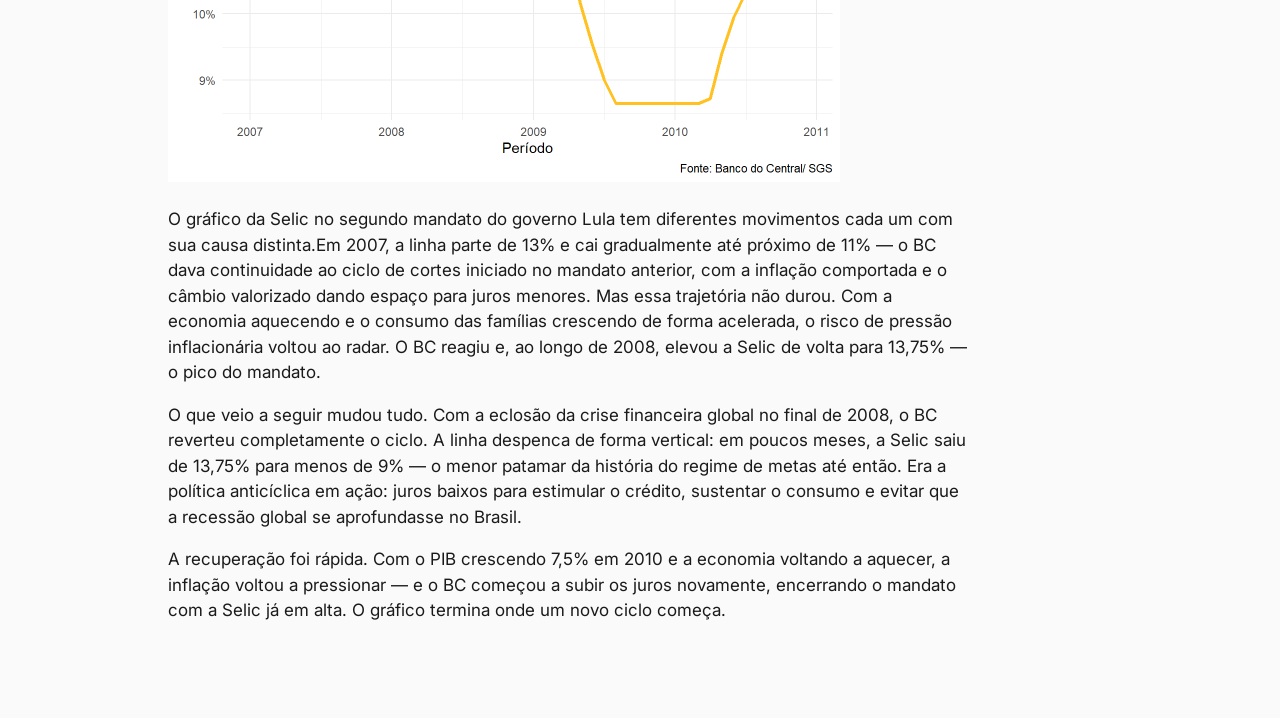
<file: docs/lula_i_ii.html>
<!DOCTYPE html>
<html xmlns="http://www.w3.org/1999/xhtml" lang="pt-BR" xml:lang="pt-BR"><head>

<meta charset="utf-8">
<meta name="generator" content="quarto-1.9.38">

<meta name="viewport" content="width=device-width, initial-scale=1.0, user-scalable=yes">


<title>Os Governos Lula: O Boom das Commodities e a Expansão do Mercado Interno – Governos Brasileiros 1995-2025</title>
<style>
/* Default styles provided by pandoc.
** See https://pandoc.org/MANUAL.html#variables-for-html for config info.
*/
code{white-space: pre-wrap;}
span.smallcaps{font-variant: small-caps;}
div.columns{display: flex; gap: min(4vw, 1.5em);}
div.column{flex: auto; overflow-x: auto;}
div.hanging-indent{margin-left: 1.5em; text-indent: -1.5em;}
ul.task-list{list-style: none;}
ul.task-list li input[type="checkbox"] {
  width: 0.8em;
  margin: 0 0.8em 0.2em -1em; /* quarto-specific, see https://github.com/quarto-dev/quarto-cli/issues/4556 */ 
  vertical-align: middle;
}
</style>


<script src="site_libs/quarto-nav/quarto-nav.js"></script>
<script src="site_libs/quarto-nav/headroom.min.js"></script>
<script src="site_libs/clipboard/clipboard.min.js"></script>
<script src="site_libs/quarto-search/autocomplete.umd.js"></script>
<script src="site_libs/quarto-search/fuse.min.js"></script>
<script src="site_libs/quarto-search/quarto-search.js"></script>
<meta name="quarto:offset" content="./">
<script src="site_libs/quarto-html/quarto.js" type="module"></script>
<script src="site_libs/quarto-html/tabsets/tabsets.js" type="module"></script>
<script src="site_libs/quarto-html/popper.min.js"></script>
<script src="site_libs/quarto-html/tippy.umd.min.js"></script>
<script src="site_libs/quarto-html/anchor.min.js"></script>
<link href="site_libs/quarto-html/tippy.css" rel="stylesheet">
<link href="site_libs/quarto-html/quarto-syntax-highlighting-15634bcf2e68342d4ad2dfa704d543f6.css" rel="stylesheet" id="quarto-text-highlighting-styles">
<script src="site_libs/bootstrap/bootstrap.min.js"></script>
<link href="site_libs/bootstrap/bootstrap-icons.css" rel="stylesheet">
<link href="site_libs/bootstrap/bootstrap-a0f9fd0d421825b736dc1bbcbcba2219.min.css" rel="stylesheet" append-hash="true" id="quarto-bootstrap" data-mode="light">
<script id="quarto-search-options" type="application/json">{
  "location": "navbar",
  "copy-button": false,
  "collapse-after": 3,
  "panel-placement": "end",
  "type": "overlay",
  "limit": 50,
  "keyboard-shortcut": [
    "f",
    "/",
    "s"
  ],
  "show-item-context": false,
  "language": {
    "search-no-results-text": "Nenhum resultado",
    "search-matching-documents-text": "documentos correspondentes",
    "search-copy-link-title": "Copiar link para a busca",
    "search-hide-matches-text": "Esconder correspondências adicionais",
    "search-more-match-text": "mais correspondência neste documento",
    "search-more-matches-text": "mais correspondências neste documento",
    "search-clear-button-title": "Limpar",
    "search-text-placeholder": "",
    "search-detached-cancel-button-title": "Cancelar",
    "search-submit-button-title": "Enviar",
    "search-label": "Procurar"
  }
}</script>


<link rel="stylesheet" href="styles.css">
</head>

<body class="nav-fixed quarto-light">

<div id="quarto-search-results"></div>
  <header id="quarto-header" class="headroom fixed-top">
    <nav class="navbar navbar-expand-lg " data-bs-theme="dark">
      <div class="navbar-container container-fluid">
      <div class="navbar-brand-container mx-auto">
    <a class="navbar-brand" href="./index.html">
    <span class="navbar-title">Governos Brasileiros 1995-2025</span>
    </a>
  </div>
            <div id="quarto-search" class="" title="Procurar"></div>
          <button class="navbar-toggler" type="button" data-bs-toggle="collapse" data-bs-target="#navbarCollapse" aria-controls="navbarCollapse" role="menu" aria-expanded="false" aria-label="Alternar de navegação" onclick="if (window.quartoToggleHeadroom) { window.quartoToggleHeadroom(); }">
  <span class="navbar-toggler-icon"></span>
</button>
          <div class="collapse navbar-collapse" id="navbarCollapse">
            <ul class="navbar-nav navbar-nav-scroll me-auto">
  <li class="nav-item">
    <a class="nav-link" href="./index.html"> 
<span class="menu-text">Início</span></a>
  </li>  
  <li class="nav-item dropdown ">
    <a class="nav-link dropdown-toggle" href="#" id="nav-menu-governos" role="link" data-bs-toggle="dropdown" aria-expanded="false">
 <span class="menu-text">Governos</span>
    </a>
    <ul class="dropdown-menu" aria-labelledby="nav-menu-governos">    
        <li>
    <a class="dropdown-item" href="./fernando_hc.html">
 <span class="dropdown-text">Fernando H. Cardoso (1995-2003)</span></a>
  </li>  
        <li>
    <a class="dropdown-item" href="./lula_i_ii.html">
 <span class="dropdown-text">Lula I (2003-2011)</span></a>
  </li>  
        <li>
    <a class="dropdown-item" href="./dilma.html">
 <span class="dropdown-text">Dilma Rousseff (2011 - 12/05/2016)</span></a>
  </li>  
        <li>
    <a class="dropdown-item" href="./temer.html">
 <span class="dropdown-text">Michel Temer (12/05/2016 - 2019)</span></a>
  </li>  
        <li>
    <a class="dropdown-item" href="./bolsonaro.html">
 <span class="dropdown-text">Jair M. Bolsonaro (2019-2023)</span></a>
  </li>  
        <li>
    <a class="dropdown-item" href="./lula_iii.html">
 <span class="dropdown-text">Lula II (2023- atual)</span></a>
  </li>  
    </ul>
  </li>
  <li class="nav-item">
    <a class="nav-link" href="./about.html"> 
<span class="menu-text">Sobre</span></a>
  </li>  
</ul>
          </div> <!-- /navcollapse -->
            <div class="quarto-navbar-tools">
</div>
      </div> <!-- /container-fluid -->
    </nav>
</header>
<!-- content -->
<div id="quarto-content" class="quarto-container page-columns page-rows-contents page-layout-article page-navbar">
<!-- sidebar -->
<!-- margin-sidebar -->
    <div id="quarto-margin-sidebar" class="sidebar margin-sidebar">
        <nav id="TOC" role="doc-toc" class="toc-active">
    <h2 id="toc-title">Nesta página</h2>
   
  <ul>
  <li><a href="#introdução" id="toc-introdução" class="nav-link active" data-scroll-target="#introdução">Introdução</a></li>
  <li><a href="#governo-lula-i-20032006" id="toc-governo-lula-i-20032006" class="nav-link" data-scroll-target="#governo-lula-i-20032006">Governo Lula I (2003–2006)</a></li>
  <li><a href="#a-inflação-ipca" id="toc-a-inflação-ipca" class="nav-link" data-scroll-target="#a-inflação-ipca">A Inflação (IPCA)</a></li>
  <li><a href="#a-dinâmica-cambial" id="toc-a-dinâmica-cambial" class="nav-link" data-scroll-target="#a-dinâmica-cambial">A Dinâmica Cambial</a></li>
  <li><a href="#a-taxa-selic" id="toc-a-taxa-selic" class="nav-link" data-scroll-target="#a-taxa-selic">A Taxa Selic</a>
  <ul class="collapse">
  <li><a href="#governo-ii" id="toc-governo-ii" class="nav-link" data-scroll-target="#governo-ii">Governo II</a></li>
  </ul></li>
  <li><a href="#a-inflação-ipca-1" id="toc-a-inflação-ipca-1" class="nav-link" data-scroll-target="#a-inflação-ipca-1">A Inflação (IPCA)</a></li>
  <li><a href="#a-dinâmica-cambial-1" id="toc-a-dinâmica-cambial-1" class="nav-link" data-scroll-target="#a-dinâmica-cambial-1">A Dinâmica Cambial</a></li>
  <li><a href="#a-taxa-selic-1" id="toc-a-taxa-selic-1" class="nav-link" data-scroll-target="#a-taxa-selic-1">A Taxa Selic</a></li>
  </ul>
</nav>
    </div>
<!-- main -->
<main class="content" id="quarto-document-content">

<header id="title-block-header" class="quarto-title-block default">
<div class="quarto-title">
<h1 class="title">Os Governos Lula: O Boom das Commodities e a Expansão do Mercado Interno</h1>
</div>



<div class="quarto-title-meta">

    
  
    
  </div>
  


</header>


<div class="quarto-figure quarto-figure-center">
<figure class="figure">
<p><img src="imagens/Lula.jpg" class="img-fluid quarto-figure quarto-figure-center figure-img" style="width:30.0%"></p>
</figure>
</div>
<section id="introdução" class="level2">
<h2 class="anchored" data-anchor-id="introdução">Introdução</h2>
<blockquote class="blockquote">
<p><em>“A economia é igual à gestão: você não pode acelerar o nascimento de uma criança”<br>
— Luiz Inácio Lula da Silva</em></p>
</blockquote>
<p>Os dois mandatos do presidente <strong>Luiz Inácio Lula da Silva (2003–2010)</strong> representam um dos capítulos mais paradoxais da história econômica brasileira recente. Um ex-operário sindicalista, cuja trajetória política foi construída sobre uma crítica sistemática à ortodoxia econômica, assumiu o poder em janeiro de 2003 herdando uma crise de desconfiança sem precedentes — e surpreendeu o mundo ao aprofundar, em vez de romper, o arcabouço de política econômica herdado do governo anterior.</p>
<p>O cenário no momento da posse era de forte turbulência. Ao longo de 2002, a simples perspectiva de uma vitória eleitoral do PT havia sido suficiente para desancorar as expectativas dos mercados: o dólar disparou de R$ 2,32 para quase R$ 3,89, a inflação encerrou o ano em 12,5% e a taxa Selic atingiu 25% ao ano antes mesmo da troca de governo. O Brasil chegava a 2003 carregando o peso de uma desconfiança que, até então, nenhum governo eleito havia precisado enfrentar com tanta intensidade.</p>
<p>Para compreender a trajetória econômica desse período, este trabalho analisa a evolução integrada de três variáveis centrais da política monetária brasileira:</p>
<ul>
<li><p><strong>A Inflação (IPCA)</strong>: a trajetória de queda a partir de 2003, a convergência para a meta de 4,5% e o impacto da crise de 2008.</p></li>
<li><p><strong>A Dinâmica Cambial</strong>: a forte valorização do real impulsionada pelo boom das commodities e a brusca reversão com a crise financeira global.</p></li>
<li><p><strong>A Taxa Selic</strong>: os quatro ciclos de alta e queda dos juros ao longo dos dois mandatos e seu papel central no controle da inflação.</p></li>
</ul>
<p>A análise está dividida em dois blocos — o Governo Lula I (2003–2006) e o Governo Lula II (2007–2010) — cada um com seus desafios, seus instrumentos e seus resultados. Juntos, os dois mandatos revelam não apenas o que aconteceu com a economia brasileira, mas como e por quê uma era de estabilidade e crescimento foi construída sobre fundamentos que poucos, em 2002, acreditavam que um governo do PT seria capaz de sustentar.</p>
</section>
<section id="governo-lula-i-20032006" class="level2">
<h2 class="anchored" data-anchor-id="governo-lula-i-20032006">Governo Lula I (2003–2006)</h2>
<p>A resposta do novo governo ao cenário herdado foi imediata e surpreendente — contrariando sua trajetória histórica, o PT elevou os juros para 26,5%, aumentou a meta de superávit primário para 4,25% do PIB e manteve intacto o regime de metas de inflação. O custo foi um crescimento pífio de apenas 1,1% em 2003, mas o recado ao mercado estava dado — e o ajuste abriria caminho para o que viria a seguir.</p>
<p>A partir de 2004, os frutos dessa disciplina começaram a aparecer. O <strong>boom internacional das commodities</strong> trouxe dólares para o Brasil, valorizou o real e aqueceu a economia — o PIB cresceu 5,7% naquele ano. Com a inflação cedendo e o câmbio se apreciando, o Banco Central ganhou espaço para iniciar uma trajetória gradual de queda da Selic. O período 2004–2006 foi marcado por essa tensão permanente entre crescimento e controle de preços, com o BC precisando subir os juros novamente em 2005 diante de nova pressão inflacionária. Ao final do mandato, porém, o saldo era positivo: inflação convergindo para a meta, câmbio valorizado e credibilidade reconquistada.</p>
</section>
<section id="a-inflação-ipca" class="level1">
<h1>A Inflação (IPCA)</h1>
<p>O início do governo Lula foi marcado por uma pressão inflacionária que não nasceu com a posse — nasceu muito antes dela. Ao longo de 2002, a simples perspectiva de uma vitória do PT havia sido suficiente para desestabilizar os mercados. O programa econômico do partido, batizado de <strong>“A Ruptura Necessária”</strong>, propunha, entre outras coisas, a renegociação da dívida externa e limitações ao pagamento de juros — palavras que, no meio financeiro, soavam como sinais de calote. O resultado foi previsível: o dólar disparou de R$ 2,32 para quase R$ 3,89, os prêmios de risco explodiram e a inflação encerrou 2002 em 12,5%.</p>
<p>A virada começou ainda durante a campanha. Com a vitória cada vez mais provável, o PT percebeu que precisava reconquistar a confiança dos mercados antes mesmo de chegar ao poder. Em junho de 2002, o partido divulgou a <strong>Carta ao Povo Brasileiro</strong>, comprometendo-se a preservar o superávit primário e honrar os acordos com o FMI — linguagem praticamente idêntica à que o próprio PT havia criticado nos anos anteriores. Em agosto, veio a <strong>Nota sobre o Acordo com o FMI</strong>, confirmando que o partido respeitaria o que havia sido negociado pelo governo anterior. A mensagem estava sendo enviada: o PT tinha rompido com a ideia de ruptura.</p>
<p>Mas o mercado ainda não estava convencido. Quando Lula tomou posse em janeiro de 2003, a Selic já estava em 25% ao ano e a inflação herdada seguia pressionada. A resposta do novo governo foi imediata: sob o comando de <strong>Antonio Palocci</strong> no Ministério da Fazenda, o BC elevou os juros para 26,5% ao ano e a meta de superávit primário foi fixada em 4,25% do PIB — superior à do governo anterior. Era o choque de credibilidade que o mercado exigia, e o gráfico abaixo mostra, com precisão, o seu efeito sobre os preços.</p>
<div class="cell">
<div class="cell-output-display">
<div>
<figure class="figure">
<p><img src="lula_i_ii_files/figure-html/unnamed-chunk-1-1.png" class="img-fluid figure-img" width="672"></p>
</figure>
</div>
</div>
</div>
<p>O gráfico acima mostra a <strong>variação trimestral do IPCA</strong> ao longo do primeiro mandato de Lula — e a primeira coisa que chama atenção é a queda abrupta no início de 2003. A linha parte de quase 8% no primeiro trimestre e despenca para próximo de zero já no segundo semestre do mesmo ano. Esse movimento não foi coincidência: foi o resultado direto de uma política monetária deliberadamente rígida, aplicada num momento em que a credibilidade do novo governo estava em xeque.</p>
<p>O cenário herdado era de forte pressão. Ao longo de 2002, a simples perspectiva de uma vitória do PT havia sido suficiente para desestabilizar os mercados. O dólar disparou, os prêmios de risco explodiram e a inflação acumulada chegou a 12,5% no ano — bem acima da meta. O mercado não sabia o que esperar de um ex-sindicalista à frente da economia. Essa incerteza foi o combustível que levou a inflação trimestral ao pico visível no início do gráfico.</p>
<p>A resposta do governo foi imediata. Contrariando toda a sua trajetória histórica, o PT manteve o regime de metas de inflação, elevou a Selic para 26,5% ao ano e fixou uma meta de superávit primário ainda mais apertada que a do governo anterior. O custo foi sentido rapidamente: com o crédito caro e o consumo retraído, a inflação trimestral cedeu com força ao longo de 2003.</p>
<p>A partir de 2004, o gráfico muda de comportamento. A linha para de cair e passa a oscilar numa faixa entre 1% e 2,5% ao trimestre — um padrão de estabilidade que se mantém até 2005. Esse movimento de vai e vem reflete a tensão que o Banco Central enfrentou naquele período: com a economia aquecendo pelo boom das commodities e o consumo das famílias crescendo, havia risco de que a inflação voltasse a subir. O BC reagiu elevando os juros novamente em 2004, e o gráfico mostra o resultado — a oscilação se manteve controlada, sem grandes picos.</p>
<p>O final do mandato, em 2006, traz o momento mais favorável de todo o período: a linha toca próximo de zero em dois momentos distintos, sinalizando uma inflação trimestral praticamente inexistente. Era o resultado acumulado de quatro anos de disciplina monetária — e o sinal de que o regime de metas de inflação, que o próprio PT havia criticado durante anos, estava funcionando.</p>
</section>
<section id="a-dinâmica-cambial" class="level1">
<h1>A Dinâmica Cambial</h1>
<div class="cell">
<div class="cell-output-display">
<div>
<figure class="figure">
<p><img src="lula_i_ii_files/figure-html/unnamed-chunk-2-1.png" class="img-fluid figure-img" width="672"></p>
</figure>
</div>
</div>
</div>
<p>O gráfico da taxa de câmbio no primeiro mandato de Lula conta, em três linhas , uma história de tranformação profunda .No início de 2003, o dólar estava próximo de R$ 3,20 e o euro chegava a R$ 3,70 , reflexo direto do nervosismo que havia tomado conta dos mercados ao longo do ano anterior. As três linhas do gráfico partem desse patamar elevado e contam trajetórias bem diferentes ao longo dos quatro anos seguintes.</p>
<p>Dólar e euro caem juntos, de forma gradual mas constante. Em 2004 há uma breve resistência,as linhas param de cair e chegam a subir levemente,antes de retomarem a queda com mais força a partir de 2005. O yuan, por sua vez, não se move. Durante todo o período, a moeda chinesa permanece colada numa faixa estreita e baixíssima, completamente imune ao que acontece ao redor.</p>
<p>Essa queda do dólar e do euro não é coincidência , A explicação central está no boom das commodities,com a China crescendo em ritmo acelerado e comprando volumes cada vez maiores de minério, soja e petróleo, o Brasil passou a acumular superávits comerciais recordes , e quanto mais o país exportava, mais dólares entravam , e mais o real se valorizava. O gráfico é, em grande parte, o retrato visual desse fluxo.</p>
<p>O yuan parado não é detalhe. É justamente o país que comprava as commodities brasileiras que segurava artificialmente a sua moeda para não perder competitividade. O Brasil deixava o câmbio flutuar e colhia a valorização. A China intervinha e ficava no lugar. Os dois países se beneficiavam do mesmo ciclo — mas de formas opostas.</p>
</section>
<section id="a-taxa-selic" class="level1">
<h1>A Taxa Selic</h1>
<div class="cell">
<div class="cell-output-display">
<div>
<figure class="figure">
<p><img src="lula_i_ii_files/figure-html/unnamed-chunk-3-1.png" class="img-fluid figure-img" width="672"></p>
</figure>
</div>
</div>
</div>
<p>O gráfico da Selic no primeiro mandato de Lula começa alto e termina no patamar mais baixo do período. Cada um desses movimentos tem uma razão clara.</p>
<p>O ponto de partida, no início de 2003, é uma taxa próxima de 26,5% ao ano — o nível mais alto do gráfico. O Banco Central havia elevado os juros deliberadamente para conter a inflação herdada do final do governo anterior e para sinalizar ao mercado que o novo governo não abriria mão da estabilidade. O custo era alto, mas o recado era necessário.</p>
<p>A partir daí, com a inflação cedendo e o real se valorizando frente ao dólar e ao euro, o BC ganhou espaço para iniciar um ciclo de cortes. A linha cai de forma consistente ao longo de 2003 e chega a 2004 próxima de 16% — uma queda de quase dez pontos percentuais em pouco mais de um ano.</p>
<p>O movimento não dura. Em meados de 2004, a economia havia aquecido: o consumo crescia, o crédito se expandia e os sinais de pressão inflacionária voltavam a aparecer. O BC reagiu e voltou a subir os juros, levando a Selic de volta a quase 20% em meados de 2005. É o soluço visível no meio do gráfico.</p>
<p>Com a inflação controlada novamente, o ciclo de cortes foi retomado. A linha cai de forma contínua ao longo de 2006 e chega ao início de 2007 no menor patamar de todo o período — em torno de 13%. Era o resultado de quatro anos de política monetária rígida: juros altos quando necessário, cortes graduais quando possível.</p>
<section id="governo-ii" class="level2">
<h2 class="anchored" data-anchor-id="governo-ii">Governo II</h2>
<p>O segundo mandato começou com o vento a favor. A economia havia saído do ajuste duro de 2003 e entrava em 2007 com inflação sob controle, câmbio valorizado e credibilidade reconquistada. O PIB crescia a taxas consistentes — a média do quinquênio 2004–2008 seria de 4,8% ao ano — e o desemprego caía de forma contínua, de 12% em 2002 para próximo de 7% ao final do período.</p>
<p>Mas o segundo mandato foi também o momento em que a política econômica começou a mudar de postura. Com a saída de Antonio Palocci do Ministério da Fazenda e a entrada de Guido Mantega, o governo afrouxou gradualmente a ortodoxia que havia marcado os primeiros anos: o gasto público voltou a crescer de forma expressiva, o superávit primário foi sendo reduzido e o BNDES passou a ter um papel cada vez maior na economia. A prioridade deixou de ser o ajuste e passou a ser o consumo — e o consumo das famílias respondeu, crescendo a uma taxa muito superior à do primeiro mandato.</p>
<p>Esse ciclo foi interrompido de forma abrupta no final de 2008, quando a <strong>crise financeira global</strong> chegou ao Brasil. O PIB, que havia crescido 5,1% naquele ano, contraiu 0,1% em 2009 — o primeiro recuo em quase uma década. A resposta do governo foi uma política anticíclica agressiva: corte de impostos, expansão do crédito público e aumento do gasto. A economia se recuperou com força em 2010, fechando o ano com crescimento de 7,5%.</p>
<p>O saldo dos dois mandatos, ao final, era inegavelmente positivo: inflação média de 5,7% ao ano, crescimento médio de 4,0%, dívida pública caindo de 60% para 40% do PIB e reservas internacionais que, pela primeira vez na história, superavam a dívida externa bruta. O Brasil havia se transformado — mas os alicerces dessa transformação já carregavam, nos anos finais, as sementes de desequilíbrios que o governo seguinte herdaria.</p>
</section>
</section>
<section id="a-inflação-ipca-1" class="level1">
<h1>A Inflação (IPCA)</h1>
<p>O segundo mandato de Lula começou num cenário bem diferente do primeiro. Em 2007, a inflação já estava sob controle, o regime de metas havia se consolidado e a economia crescia de forma consistente. Mas esse ambiente favorável trazia consigo um risco silencioso: com o consumo das famílias se expandindo, o crédito em aceleração e o gasto público crescendo de forma expressiva — especialmente após a troca de <strong>Antonio Palocci</strong> por <strong>Guido Mantega</strong> no Ministério da Fazenda —, as pressões de demanda voltavam a se acumular. A mudança de postura do governo era evidente: o superávit primário foi gradualmente reduzido, o BNDES ampliou de forma substancial seu papel na economia e a retórica oficial deixou de enfatizar a continuidade para passar a se diferenciar do governo anterior. Era o início do que Giambiagi chamaria de afrouxamento da ortodoxia.</p>
<p>O gráfico abaixo mostra a <strong>variação trimestral do IPCA</strong> entre 2007 e 2010 — e o que ele revela é uma inflação que respondeu, com precisão, a cada um dos movimentos da economia nesse período.</p>
<div class="cell">
<div class="cell-output-display">
<div>
<figure class="figure">
<p><img src="lula_i_ii_files/figure-html/unnamed-chunk-4-1.png" class="img-fluid figure-img" width="672"></p>
</figure>
</div>
</div>
</div>
<p>Olhando para a linha, o primeiro movimento que chama atenção é a subida gradual entre 2007 e meados de 2008. A variação trimestral parte de cerca de 1,3% e vai subindo de forma consistente até atingir o pico de pouco mais de 2% em meados de 2008. Esse não foi um movimento aleatório: era a pressão de uma economia aquecida, com o consumo crescendo acima da capacidade produtiva e as commodities ainda em alta no mercado internacional. O Banco Central já havia respondido elevando a Selic — mas a inflação continuava subindo.</p>
<p>A virada veio com a crise financeira global. No final de 2008, a demanda mundial despencou, os preços das commodities desabaram e o consumo interno recuou. O gráfico registra esse choque com clareza: a variação trimestral cai de forma abrupta, chegando próxima de 1% em 2009. Era a deflação de demanda provocada pela recessão global — e o BC respondeu cortando a Selic de 13,75% para 8,75%, o menor patamar da história do regime de metas até então.</p>
<p>A recuperação foi rápida. Com as medidas anticíclicas do governo — corte de impostos, expansão do crédito público e aumento do gasto — a economia voltou a crescer com força. O PIB de 2010 fechou em 7,5%, e o gráfico mostra a inflação respondendo na mesma direção: a variação trimestral volta a subir ao longo de 2010, encerrando o mandato num patamar mais alto do que havia começado. A oscilação brusca no final — uma queda seguida de alta acentuada rumo a 2011 — não é estabilização. É o sinal de que a pressão inflacionária estava se acumulando e seria herdada, com força total, pelo governo seguinte.</p>
</section>
<section id="a-dinâmica-cambial-1" class="level1">
<h1>A Dinâmica Cambial</h1>
<div class="cell">
<div class="cell-output-display">
<div>
<figure class="figure">
<p><img src="lula_i_ii_files/figure-html/unnamed-chunk-5-1.png" class="img-fluid figure-img" width="672"></p>
</figure>
</div>
</div>
</div>
<p>O gráfico do segundo mandato começa com quedas do Dólar e Euro frente ao Real , como vimos no mandato anterior . Em 2007, o dólar já está abaixo de R$ 2,20 e o euro próximo de R$ 2,70 — e as duas linhas continuam caindo. O real seguia se valorizando, impulsionado pelo mesmo ciclo de commodities e pelo diferencial de juros que havia marcado o mandato anterior.</p>
<p>Essa tendência resiste até meados de 2008. É quando o gráfico muda de comportamento de forma abrupta: as duas linhas sobem com força, o dólar ultrapassa R$ 2,40 e o euro chega perto de R$ 3,00. É o momento exato em que a crise financeira global chegou ao Brasil — com a fuga de capitais para ativos mais seguros, o real perdeu valor rapidamente e em poucos meses desfez boa parte da valorização acumulada ao longo do mandato.</p>
<p>A recuperação veio, mas foi gradual. A partir de 2009, as linhas voltam a cair — o real se valoriza novamente — mas sem retornar ao patamar que havia alcançado antes da crise. O gráfico termina em 2010 com o dólar ainda acima de R$ 1,70 e o euro próximo de R$ 2,20, num nível intermediário entre o pico da crise e o vale pré-2008.</p>
<p>O yuan, como no mandato anterior, permanece colado no chão durante todo o período. A China manteve sua política de câmbio administrado sem alteração — atravessou a maior crise financeira global desde 1929 sem deixar sua moeda se mover. É o contraste mais silencioso do gráfico, mas também o mais revelador.</p>
</section>
<section id="a-taxa-selic-1" class="level1">
<h1>A Taxa Selic</h1>
<div class="cell">
<div class="cell-output-display">
<div>
<figure class="figure">
<p><img src="lula_i_ii_files/figure-html/unnamed-chunk-6-1.png" class="img-fluid figure-img" width="672"></p>
</figure>
</div>
</div>
</div>
<p>O gráfico da Selic no segundo mandato do governo Lula tem diferentes movimentos cada um com sua causa distinta.Em 2007, a linha parte de 13% e cai gradualmente até próximo de 11% — o BC dava continuidade ao ciclo de cortes iniciado no mandato anterior, com a inflação comportada e o câmbio valorizado dando espaço para juros menores. Mas essa trajetória não durou. Com a economia aquecendo e o consumo das famílias crescendo de forma acelerada, o risco de pressão inflacionária voltou ao radar. O BC reagiu e, ao longo de 2008, elevou a Selic de volta para 13,75% — o pico do mandato.</p>
<p>O que veio a seguir mudou tudo. Com a eclosão da crise financeira global no final de 2008, o BC reverteu completamente o ciclo. A linha despenca de forma vertical: em poucos meses, a Selic saiu de 13,75% para menos de 9% — o menor patamar da história do regime de metas até então. Era a política anticíclica em ação: juros baixos para estimular o crédito, sustentar o consumo e evitar que a recessão global se aprofundasse no Brasil.</p>
<p>A recuperação foi rápida. Com o PIB crescendo 7,5% em 2010 e a economia voltando a aquecer, a inflação voltou a pressionar — e o BC começou a subir os juros novamente, encerrando o mandato com a Selic já em alta. O gráfico termina onde um novo ciclo começa.</p>


</section>

</main> <!-- /main -->
<script id="quarto-html-after-body" type="application/javascript">
  window.document.addEventListener("DOMContentLoaded", function (event) {
    const icon = "";
    const anchorJS = new window.AnchorJS();
    anchorJS.options = {
      placement: 'right',
      icon: icon
    };
    anchorJS.add('.anchored');
    const isCodeAnnotation = (el) => {
      for (const clz of el.classList) {
        if (clz.startsWith('code-annotation-')) {                     
          return true;
        }
      }
      return false;
    }
    const onCopySuccess = function(e) {
      // button target
      const button = e.trigger;
      // don't keep focus
      button.blur();
      // flash "checked"
      button.classList.add('code-copy-button-checked');
      var currentTitle = button.getAttribute("title");
      button.setAttribute("title", "Copiada");
      let tooltip;
      if (window.bootstrap) {
        button.setAttribute("data-bs-toggle", "tooltip");
        button.setAttribute("data-bs-placement", "left");
        button.setAttribute("data-bs-title", "Copiada");
        tooltip = new bootstrap.Tooltip(button, 
          { trigger: "manual", 
            customClass: "code-copy-button-tooltip",
            offset: [0, -8]});
        tooltip.show();    
      }
      setTimeout(function() {
        if (tooltip) {
          tooltip.hide();
          button.removeAttribute("data-bs-title");
          button.removeAttribute("data-bs-toggle");
          button.removeAttribute("data-bs-placement");
        }
        button.setAttribute("title", currentTitle);
        button.classList.remove('code-copy-button-checked');
      }, 1000);
      // clear code selection
      e.clearSelection();
    }
    const getTextToCopy = function(trigger) {
      const outerScaffold = trigger.parentElement.cloneNode(true);
      const codeEl = outerScaffold.querySelector('code');
      for (const childEl of codeEl.children) {
        if (isCodeAnnotation(childEl)) {
          childEl.remove();
        }
      }
      return codeEl.innerText;
    }
    const clipboard = new window.ClipboardJS('.code-copy-button:not([data-in-quarto-modal])', {
      text: getTextToCopy
    });
    clipboard.on('success', onCopySuccess);
    if (window.document.getElementById('quarto-embedded-source-code-modal')) {
      const clipboardModal = new window.ClipboardJS('.code-copy-button[data-in-quarto-modal]', {
        text: getTextToCopy,
        container: window.document.getElementById('quarto-embedded-source-code-modal')
      });
      clipboardModal.on('success', onCopySuccess);
    }
      var localhostRegex = new RegExp(/^(?:http|https):\/\/localhost\:?[0-9]*\//);
      var mailtoRegex = new RegExp(/^mailto:/);
        var filterRegex = new RegExp("https:\/\/fran-ufpi\.github\.io\/governosbrasil\/");
      var isInternal = (href) => {
          return filterRegex.test(href) || localhostRegex.test(href) || mailtoRegex.test(href);
      }
      // Inspect non-navigation links and adorn them if external
     var links = window.document.querySelectorAll('a[href]:not(.nav-link):not(.navbar-brand):not(.toc-action):not(.sidebar-link):not(.sidebar-item-toggle):not(.pagination-link):not(.no-external):not([aria-hidden]):not(.dropdown-item):not(.quarto-navigation-tool):not(.about-link)');
      for (var i=0; i<links.length; i++) {
        const link = links[i];
        if (!isInternal(link.href)) {
          // undo the damage that might have been done by quarto-nav.js in the case of
          // links that we want to consider external
          if (link.dataset.originalHref !== undefined) {
            link.href = link.dataset.originalHref;
          }
        }
      }
    function tippyHover(el, contentFn, onTriggerFn, onUntriggerFn) {
      const config = {
        allowHTML: true,
        maxWidth: 500,
        delay: 100,
        arrow: false,
        appendTo: function(el) {
            return el.parentElement;
        },
        interactive: true,
        interactiveBorder: 10,
        theme: 'quarto',
        placement: 'bottom-start',
      };
      if (contentFn) {
        config.content = contentFn;
      }
      if (onTriggerFn) {
        config.onTrigger = onTriggerFn;
      }
      if (onUntriggerFn) {
        config.onUntrigger = onUntriggerFn;
      }
      window.tippy(el, config); 
    }
    const noterefs = window.document.querySelectorAll('a[role="doc-noteref"]');
    for (var i=0; i<noterefs.length; i++) {
      const ref = noterefs[i];
      tippyHover(ref, function() {
        // use id or data attribute instead here
        let href = ref.getAttribute('data-footnote-href') || ref.getAttribute('href');
        try { href = new URL(href).hash; } catch {}
        const id = href.replace(/^#\/?/, "");
        const note = window.document.getElementById(id);
        if (note) {
          return note.innerHTML;
        } else {
          return "";
        }
      });
    }
    const xrefs = window.document.querySelectorAll('a.quarto-xref');
    const processXRef = (id, note) => {
      // Strip column container classes
      const stripColumnClz = (el) => {
        el.classList.remove("page-full", "page-columns");
        if (el.children) {
          for (const child of el.children) {
            stripColumnClz(child);
          }
        }
      }
      stripColumnClz(note)
      if (id === null || id.startsWith('sec-')) {
        // Special case sections, only their first couple elements
        const container = document.createElement("div");
        if (note.children && note.children.length > 2) {
          container.appendChild(note.children[0].cloneNode(true));
          for (let i = 1; i < note.children.length; i++) {
            const child = note.children[i];
            if (child.tagName === "P" && child.innerText === "") {
              continue;
            } else {
              container.appendChild(child.cloneNode(true));
              break;
            }
          }
          if (window.Quarto?.typesetMath) {
            window.Quarto.typesetMath(container);
          }
          return container.innerHTML
        } else {
          if (window.Quarto?.typesetMath) {
            window.Quarto.typesetMath(note);
          }
          return note.innerHTML;
        }
      } else {
        // Remove any anchor links if they are present
        const anchorLink = note.querySelector('a.anchorjs-link');
        if (anchorLink) {
          anchorLink.remove();
        }
        if (window.Quarto?.typesetMath) {
          window.Quarto.typesetMath(note);
        }
        if (note.classList.contains("callout")) {
          return note.outerHTML;
        } else {
          return note.innerHTML;
        }
      }
    }
    for (var i=0; i<xrefs.length; i++) {
      const xref = xrefs[i];
      tippyHover(xref, undefined, function(instance) {
        instance.disable();
        let url = xref.getAttribute('href');
        let hash = undefined; 
        if (url.startsWith('#')) {
          hash = url;
        } else {
          try { hash = new URL(url).hash; } catch {}
        }
        if (hash) {
          const id = hash.replace(/^#\/?/, "");
          const note = window.document.getElementById(id);
          if (note !== null) {
            try {
              const html = processXRef(id, note.cloneNode(true));
              instance.setContent(html);
            } finally {
              instance.enable();
              instance.show();
            }
          } else {
            // See if we can fetch this
            fetch(url.split('#')[0])
            .then(res => res.text())
            .then(html => {
              const parser = new DOMParser();
              const htmlDoc = parser.parseFromString(html, "text/html");
              const note = htmlDoc.getElementById(id);
              if (note !== null) {
                const html = processXRef(id, note);
                instance.setContent(html);
              } 
            }).finally(() => {
              instance.enable();
              instance.show();
            });
          }
        } else {
          // See if we can fetch a full url (with no hash to target)
          // This is a special case and we should probably do some content thinning / targeting
          fetch(url)
          .then(res => res.text())
          .then(html => {
            const parser = new DOMParser();
            const htmlDoc = parser.parseFromString(html, "text/html");
            const note = htmlDoc.querySelector('main.content');
            if (note !== null) {
              // This should only happen for chapter cross references
              // (since there is no id in the URL)
              // remove the first header
              if (note.children.length > 0 && note.children[0].tagName === "HEADER") {
                note.children[0].remove();
              }
              const html = processXRef(null, note);
              instance.setContent(html);
            } 
          }).finally(() => {
            instance.enable();
            instance.show();
          });
        }
      }, function(instance) {
      });
    }
        let selectedAnnoteEl;
        const selectorForAnnotation = ( cell, annotation) => {
          let cellAttr = 'data-code-cell="' + cell + '"';
          let lineAttr = 'data-code-annotation="' +  annotation + '"';
          const selector = 'span[' + cellAttr + '][' + lineAttr + ']';
          return selector;
        }
        const selectCodeLines = (annoteEl) => {
          const doc = window.document;
          const targetCell = annoteEl.getAttribute("data-target-cell");
          const targetAnnotation = annoteEl.getAttribute("data-target-annotation");
          const annoteSpan = window.document.querySelector(selectorForAnnotation(targetCell, targetAnnotation));
          const lines = annoteSpan.getAttribute("data-code-lines").split(",");
          const lineIds = lines.map((line) => {
            return targetCell + "-" + line;
          })
          let top = null;
          let height = null;
          let parent = null;
          if (lineIds.length > 0) {
              //compute the position of the single el (top and bottom and make a div)
              const el = window.document.getElementById(lineIds[0]);
              top = el.offsetTop;
              height = el.offsetHeight;
              parent = el.parentElement.parentElement;
            if (lineIds.length > 1) {
              const lastEl = window.document.getElementById(lineIds[lineIds.length - 1]);
              const bottom = lastEl.offsetTop + lastEl.offsetHeight;
              height = bottom - top;
            }
            if (top !== null && height !== null && parent !== null) {
              // cook up a div (if necessary) and position it 
              let div = window.document.getElementById("code-annotation-line-highlight");
              if (div === null) {
                div = window.document.createElement("div");
                div.setAttribute("id", "code-annotation-line-highlight");
                div.style.position = 'absolute';
                parent.appendChild(div);
              }
              div.style.top = top - 2 + "px";
              div.style.height = height + 4 + "px";
              div.style.left = 0;
              let gutterDiv = window.document.getElementById("code-annotation-line-highlight-gutter");
              if (gutterDiv === null) {
                gutterDiv = window.document.createElement("div");
                gutterDiv.setAttribute("id", "code-annotation-line-highlight-gutter");
                gutterDiv.style.position = 'absolute';
                const codeCell = window.document.getElementById(targetCell);
                const gutter = codeCell.querySelector('.code-annotation-gutter');
                gutter.appendChild(gutterDiv);
              }
              gutterDiv.style.top = top - 2 + "px";
              gutterDiv.style.height = height + 4 + "px";
            }
            selectedAnnoteEl = annoteEl;
          }
        };
        const unselectCodeLines = () => {
          const elementsIds = ["code-annotation-line-highlight", "code-annotation-line-highlight-gutter"];
          elementsIds.forEach((elId) => {
            const div = window.document.getElementById(elId);
            if (div) {
              div.remove();
            }
          });
          selectedAnnoteEl = undefined;
        };
          // Handle positioning of the toggle
      window.addEventListener(
        "resize",
        throttle(() => {
          elRect = undefined;
          if (selectedAnnoteEl) {
            selectCodeLines(selectedAnnoteEl);
          }
        }, 10)
      );
      function throttle(fn, ms) {
      let throttle = false;
      let timer;
        return (...args) => {
          if(!throttle) { // first call gets through
              fn.apply(this, args);
              throttle = true;
          } else { // all the others get throttled
              if(timer) clearTimeout(timer); // cancel #2
              timer = setTimeout(() => {
                fn.apply(this, args);
                timer = throttle = false;
              }, ms);
          }
        };
      }
        // Attach click handler to the DT
        const annoteDls = window.document.querySelectorAll('dt[data-target-cell]');
        for (const annoteDlNode of annoteDls) {
          annoteDlNode.addEventListener('click', (event) => {
            const clickedEl = event.target;
            if (clickedEl !== selectedAnnoteEl) {
              unselectCodeLines();
              const activeEl = window.document.querySelector('dt[data-target-cell].code-annotation-active');
              if (activeEl) {
                activeEl.classList.remove('code-annotation-active');
              }
              selectCodeLines(clickedEl);
              clickedEl.classList.add('code-annotation-active');
            } else {
              // Unselect the line
              unselectCodeLines();
              clickedEl.classList.remove('code-annotation-active');
            }
          });
        }
    const findCites = (el) => {
      const parentEl = el.parentElement;
      if (parentEl) {
        const cites = parentEl.dataset.cites;
        if (cites) {
          return {
            el,
            cites: cites.split(' ')
          };
        } else {
          return findCites(el.parentElement)
        }
      } else {
        return undefined;
      }
    };
    var bibliorefs = window.document.querySelectorAll('a[role="doc-biblioref"]');
    for (var i=0; i<bibliorefs.length; i++) {
      const ref = bibliorefs[i];
      const citeInfo = findCites(ref);
      if (citeInfo) {
        tippyHover(citeInfo.el, function() {
          var popup = window.document.createElement('div');
          citeInfo.cites.forEach(function(cite) {
            var citeDiv = window.document.createElement('div');
            citeDiv.classList.add('hanging-indent');
            citeDiv.classList.add('csl-entry');
            var biblioDiv = window.document.getElementById('ref-' + cite);
            if (biblioDiv) {
              citeDiv.innerHTML = biblioDiv.innerHTML;
            }
            popup.appendChild(citeDiv);
          });
          return popup.innerHTML;
        });
      }
    }
  });
  </script>
</div> <!-- /content -->




</body></html>
</file>
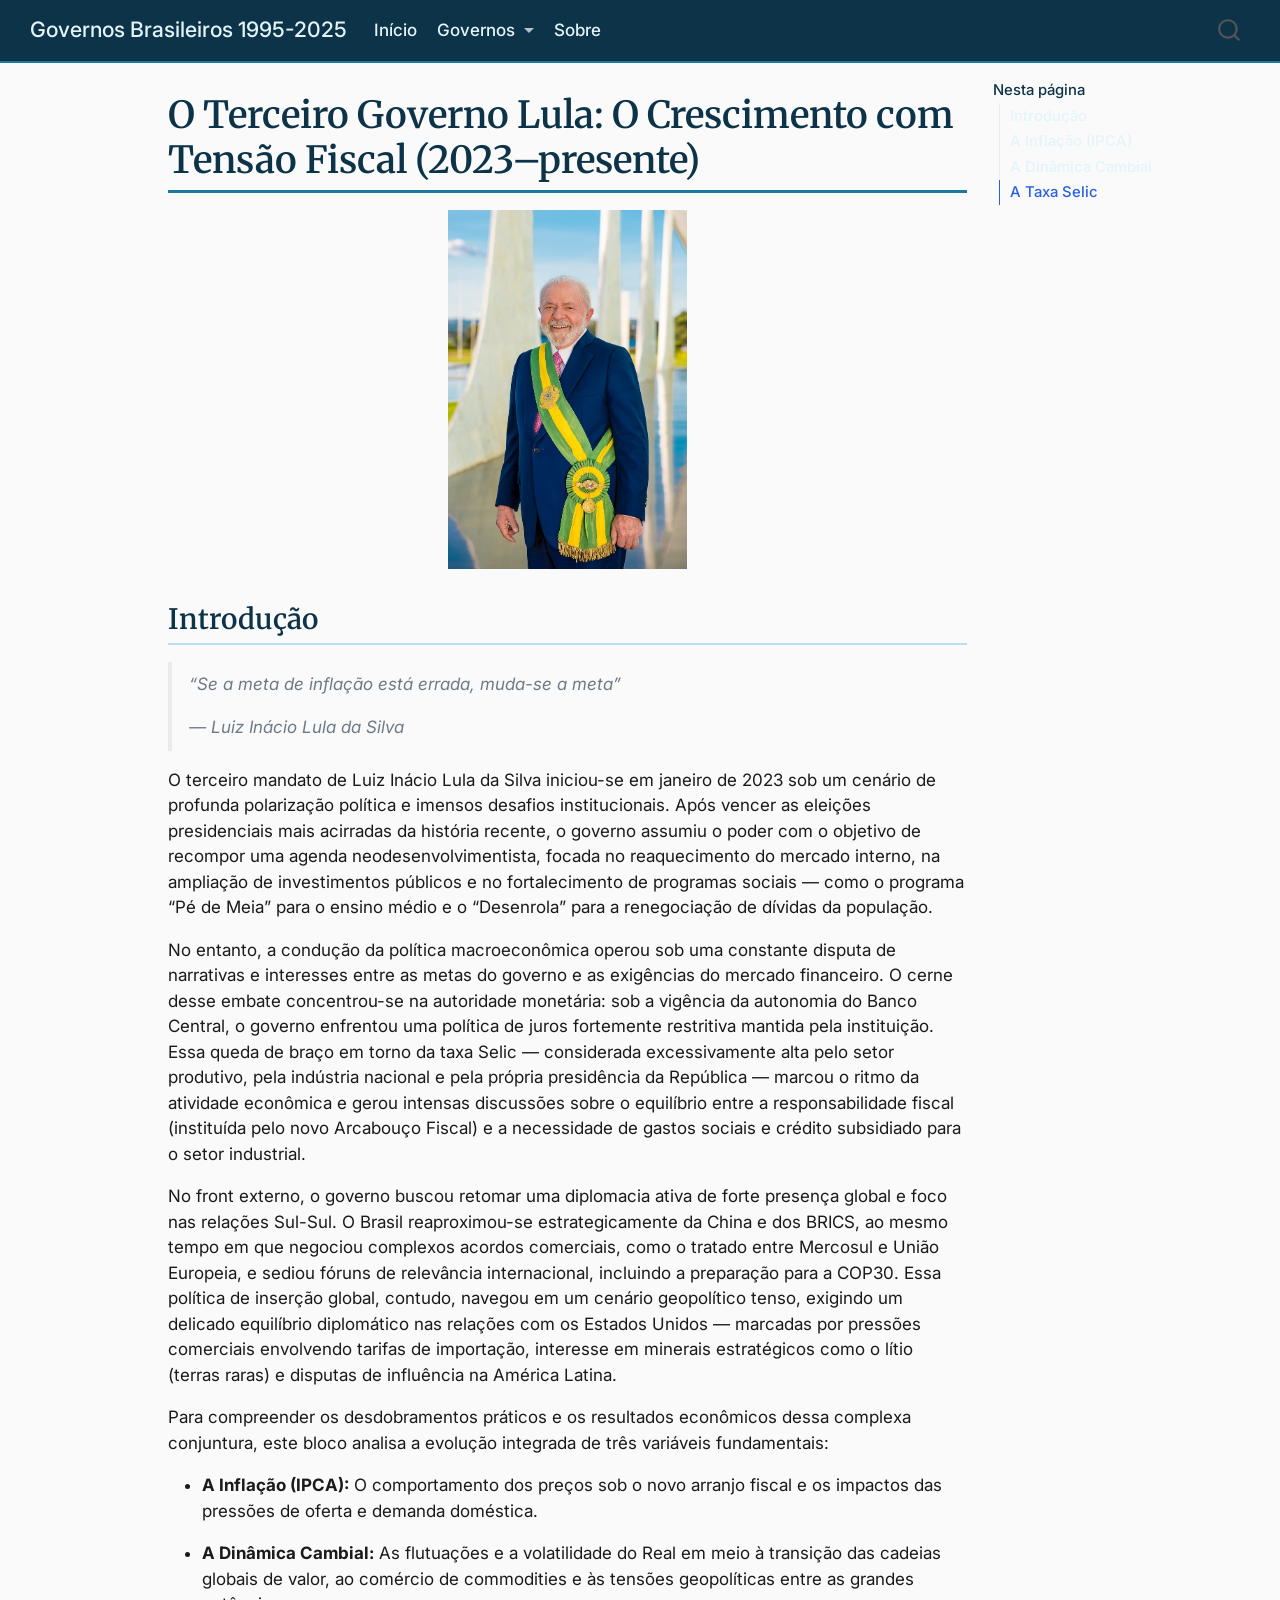
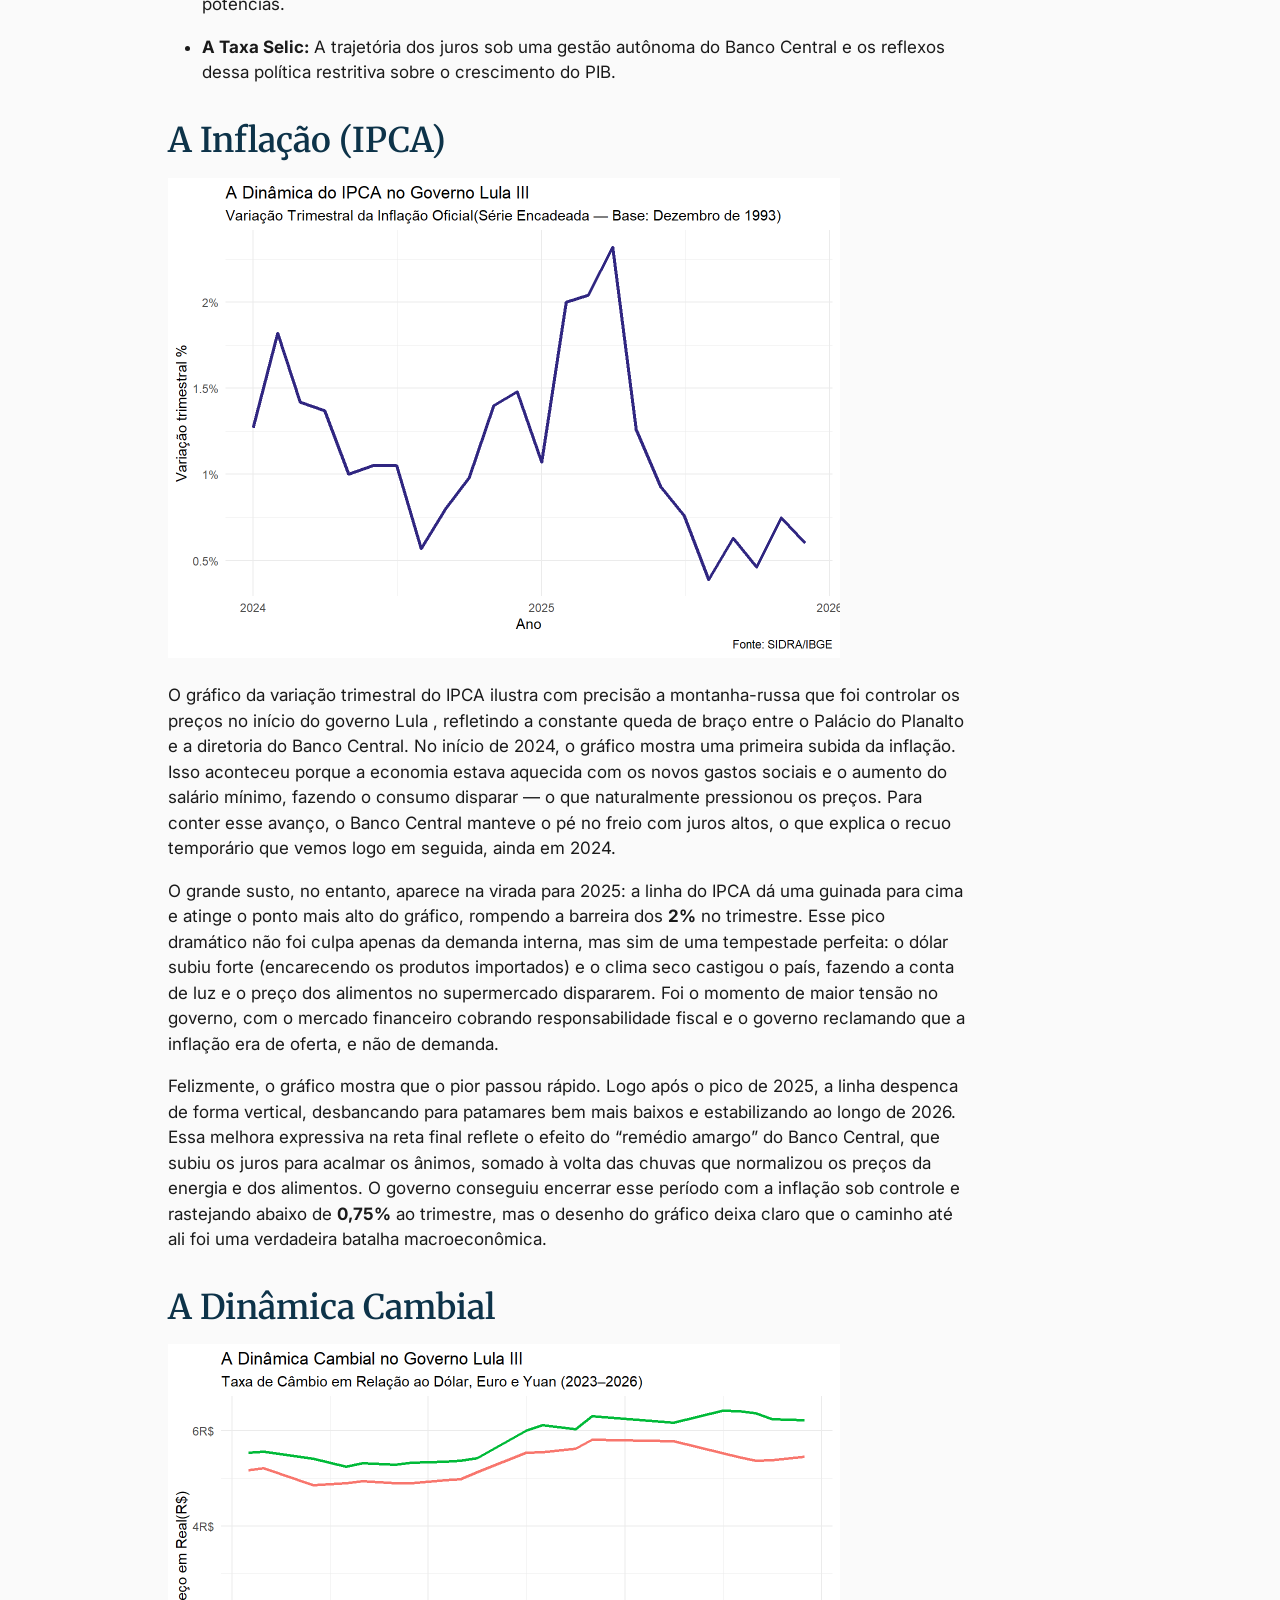
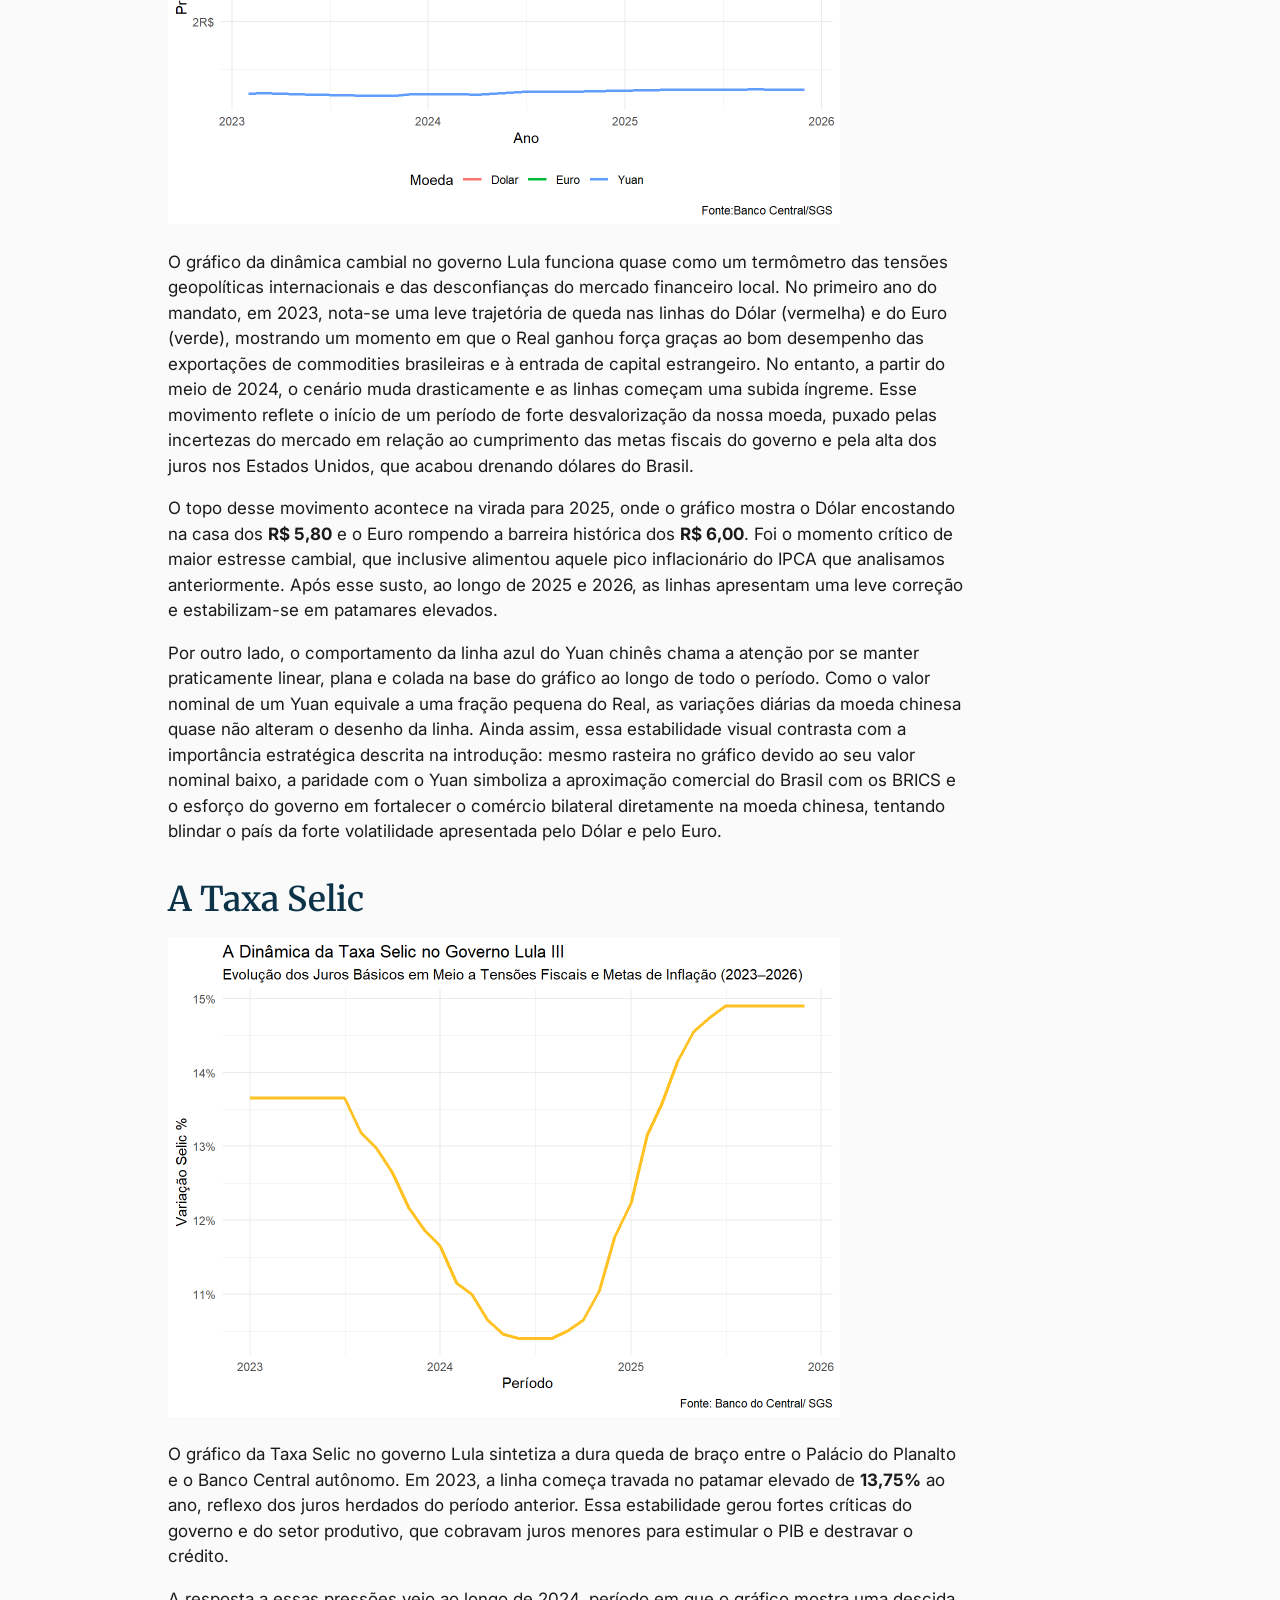
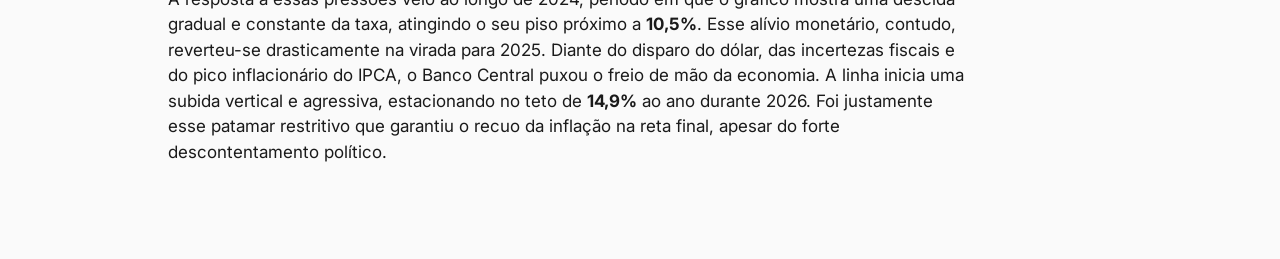
<file: docs/lula_iii.html>
<!DOCTYPE html>
<html xmlns="http://www.w3.org/1999/xhtml" lang="pt-BR" xml:lang="pt-BR"><head>

<meta charset="utf-8">
<meta name="generator" content="quarto-1.9.38">

<meta name="viewport" content="width=device-width, initial-scale=1.0, user-scalable=yes">


<title>O Terceiro Governo Lula: O Crescimento com Tensão Fiscal (2023–presente) – Governos Brasileiros 1995-2025</title>
<style>
/* Default styles provided by pandoc.
** See https://pandoc.org/MANUAL.html#variables-for-html for config info.
*/
code{white-space: pre-wrap;}
span.smallcaps{font-variant: small-caps;}
div.columns{display: flex; gap: min(4vw, 1.5em);}
div.column{flex: auto; overflow-x: auto;}
div.hanging-indent{margin-left: 1.5em; text-indent: -1.5em;}
ul.task-list{list-style: none;}
ul.task-list li input[type="checkbox"] {
  width: 0.8em;
  margin: 0 0.8em 0.2em -1em; /* quarto-specific, see https://github.com/quarto-dev/quarto-cli/issues/4556 */ 
  vertical-align: middle;
}
</style>


<script src="site_libs/quarto-nav/quarto-nav.js"></script>
<script src="site_libs/quarto-nav/headroom.min.js"></script>
<script src="site_libs/clipboard/clipboard.min.js"></script>
<script src="site_libs/quarto-search/autocomplete.umd.js"></script>
<script src="site_libs/quarto-search/fuse.min.js"></script>
<script src="site_libs/quarto-search/quarto-search.js"></script>
<meta name="quarto:offset" content="./">
<script src="site_libs/quarto-html/quarto.js" type="module"></script>
<script src="site_libs/quarto-html/tabsets/tabsets.js" type="module"></script>
<script src="site_libs/quarto-html/popper.min.js"></script>
<script src="site_libs/quarto-html/tippy.umd.min.js"></script>
<script src="site_libs/quarto-html/anchor.min.js"></script>
<link href="site_libs/quarto-html/tippy.css" rel="stylesheet">
<link href="site_libs/quarto-html/quarto-syntax-highlighting-15634bcf2e68342d4ad2dfa704d543f6.css" rel="stylesheet" id="quarto-text-highlighting-styles">
<script src="site_libs/bootstrap/bootstrap.min.js"></script>
<link href="site_libs/bootstrap/bootstrap-icons.css" rel="stylesheet">
<link href="site_libs/bootstrap/bootstrap-a0f9fd0d421825b736dc1bbcbcba2219.min.css" rel="stylesheet" append-hash="true" id="quarto-bootstrap" data-mode="light">
<script id="quarto-search-options" type="application/json">{
  "location": "navbar",
  "copy-button": false,
  "collapse-after": 3,
  "panel-placement": "end",
  "type": "overlay",
  "limit": 50,
  "keyboard-shortcut": [
    "f",
    "/",
    "s"
  ],
  "show-item-context": false,
  "language": {
    "search-no-results-text": "Nenhum resultado",
    "search-matching-documents-text": "documentos correspondentes",
    "search-copy-link-title": "Copiar link para a busca",
    "search-hide-matches-text": "Esconder correspondências adicionais",
    "search-more-match-text": "mais correspondência neste documento",
    "search-more-matches-text": "mais correspondências neste documento",
    "search-clear-button-title": "Limpar",
    "search-text-placeholder": "",
    "search-detached-cancel-button-title": "Cancelar",
    "search-submit-button-title": "Enviar",
    "search-label": "Procurar"
  }
}</script>


<link rel="stylesheet" href="styles.css">
</head>

<body class="nav-fixed quarto-light">

<div id="quarto-search-results"></div>
  <header id="quarto-header" class="headroom fixed-top">
    <nav class="navbar navbar-expand-lg " data-bs-theme="dark">
      <div class="navbar-container container-fluid">
      <div class="navbar-brand-container mx-auto">
    <a class="navbar-brand" href="./index.html">
    <span class="navbar-title">Governos Brasileiros 1995-2025</span>
    </a>
  </div>
            <div id="quarto-search" class="" title="Procurar"></div>
          <button class="navbar-toggler" type="button" data-bs-toggle="collapse" data-bs-target="#navbarCollapse" aria-controls="navbarCollapse" role="menu" aria-expanded="false" aria-label="Alternar de navegação" onclick="if (window.quartoToggleHeadroom) { window.quartoToggleHeadroom(); }">
  <span class="navbar-toggler-icon"></span>
</button>
          <div class="collapse navbar-collapse" id="navbarCollapse">
            <ul class="navbar-nav navbar-nav-scroll me-auto">
  <li class="nav-item">
    <a class="nav-link" href="./index.html"> 
<span class="menu-text">Início</span></a>
  </li>  
  <li class="nav-item dropdown ">
    <a class="nav-link dropdown-toggle" href="#" id="nav-menu-governos" role="link" data-bs-toggle="dropdown" aria-expanded="false">
 <span class="menu-text">Governos</span>
    </a>
    <ul class="dropdown-menu" aria-labelledby="nav-menu-governos">    
        <li>
    <a class="dropdown-item" href="./fernando_hc.html">
 <span class="dropdown-text">Fernando H. Cardoso (1995-2003)</span></a>
  </li>  
        <li>
    <a class="dropdown-item" href="./lula_i_ii.html">
 <span class="dropdown-text">Lula I (2003-2011)</span></a>
  </li>  
        <li>
    <a class="dropdown-item" href="./dilma.html">
 <span class="dropdown-text">Dilma Rousseff (2011 - 12/05/2016)</span></a>
  </li>  
        <li>
    <a class="dropdown-item" href="./temer.html">
 <span class="dropdown-text">Michel Temer (12/05/2016 - 2019)</span></a>
  </li>  
        <li>
    <a class="dropdown-item" href="./bolsonaro.html">
 <span class="dropdown-text">Jair M. Bolsonaro (2019-2023)</span></a>
  </li>  
        <li>
    <a class="dropdown-item" href="./lula_iii.html">
 <span class="dropdown-text">Lula II (2023- atual)</span></a>
  </li>  
    </ul>
  </li>
  <li class="nav-item">
    <a class="nav-link" href="./about.html"> 
<span class="menu-text">Sobre</span></a>
  </li>  
</ul>
          </div> <!-- /navcollapse -->
            <div class="quarto-navbar-tools">
</div>
      </div> <!-- /container-fluid -->
    </nav>
</header>
<!-- content -->
<div id="quarto-content" class="quarto-container page-columns page-rows-contents page-layout-article page-navbar">
<!-- sidebar -->
<!-- margin-sidebar -->
    <div id="quarto-margin-sidebar" class="sidebar margin-sidebar">
        <nav id="TOC" role="doc-toc" class="toc-active">
    <h2 id="toc-title">Nesta página</h2>
   
  <ul>
  <li><a href="#introdução" id="toc-introdução" class="nav-link active" data-scroll-target="#introdução">Introdução</a></li>
  <li><a href="#a-inflação-ipca" id="toc-a-inflação-ipca" class="nav-link" data-scroll-target="#a-inflação-ipca">A Inflação (IPCA)</a></li>
  <li><a href="#a-dinâmica-cambial" id="toc-a-dinâmica-cambial" class="nav-link" data-scroll-target="#a-dinâmica-cambial">A Dinâmica Cambial</a></li>
  <li><a href="#a-taxa-selic" id="toc-a-taxa-selic" class="nav-link" data-scroll-target="#a-taxa-selic">A Taxa Selic</a></li>
  </ul>
</nav>
    </div>
<!-- main -->
<main class="content" id="quarto-document-content">

<header id="title-block-header" class="quarto-title-block default">
<div class="quarto-title">
<h1 class="title">O Terceiro Governo Lula: O Crescimento com Tensão Fiscal (2023–presente)</h1>
</div>



<div class="quarto-title-meta">

    
  
    
  </div>
  


</header>


<div class="quarto-figure quarto-figure-center">
<figure class="figure">
<p><img src="imagens/lula3.jpeg" class="img-fluid quarto-figure quarto-figure-center figure-img" style="width:30.0%"></p>
</figure>
</div>
<section id="introdução" class="level2">
<h2 class="anchored" data-anchor-id="introdução">Introdução</h2>
<blockquote class="blockquote">
<p><em>“Se a meta de inflação está errada, muda-se a meta”</em></p>
<p><em>— Luiz Inácio Lula da Silva</em></p>
</blockquote>
<p>O terceiro mandato de Luiz Inácio Lula da Silva iniciou-se em janeiro de 2023 sob um cenário de profunda polarização política e imensos desafios institucionais. Após vencer as eleições presidenciais mais acirradas da história recente, o governo assumiu o poder com o objetivo de recompor uma agenda neodesenvolvimentista, focada no reaquecimento do mercado interno, na ampliação de investimentos públicos e no fortalecimento de programas sociais — como o programa “Pé de Meia” para o ensino médio e o “Desenrola” para a renegociação de dívidas da população.</p>
<p>No entanto, a condução da política macroeconômica operou sob uma constante disputa de narrativas e interesses entre as metas do governo e as exigências do mercado financeiro. O cerne desse embate concentrou-se na autoridade monetária: sob a vigência da autonomia do Banco Central, o governo enfrentou uma política de juros fortemente restritiva mantida pela instituição. Essa queda de braço em torno da taxa Selic — considerada excessivamente alta pelo setor produtivo, pela indústria nacional e pela própria presidência da República — marcou o ritmo da atividade econômica e gerou intensas discussões sobre o equilíbrio entre a responsabilidade fiscal (instituída pelo novo Arcabouço Fiscal) e a necessidade de gastos sociais e crédito subsidiado para o setor industrial.</p>
<p>No front externo, o governo buscou retomar uma diplomacia ativa de forte presença global e foco nas relações Sul-Sul. O Brasil reaproximou-se estrategicamente da China e dos BRICS, ao mesmo tempo em que negociou complexos acordos comerciais, como o tratado entre Mercosul e União Europeia, e sediou fóruns de relevância internacional, incluindo a preparação para a COP30. Essa política de inserção global, contudo, navegou em um cenário geopolítico tenso, exigindo um delicado equilíbrio diplomático nas relações com os Estados Unidos — marcadas por pressões comerciais envolvendo tarifas de importação, interesse em minerais estratégicos como o lítio (terras raras) e disputas de influência na América Latina.</p>
<p>Para compreender os desdobramentos práticos e os resultados econômicos dessa complexa conjuntura, este bloco analisa a evolução integrada de três variáveis fundamentais:</p>
<ul>
<li><p><strong>A Inflação (IPCA):</strong> O comportamento dos preços sob o novo arranjo fiscal e os impactos das pressões de oferta e demanda doméstica.</p></li>
<li><p><strong>A Dinâmica Cambial:</strong> As flutuações e a volatilidade do Real em meio à transição das cadeias globais de valor, ao comércio de commodities e às tensões geopolíticas entre as grandes potências.</p></li>
<li><p><strong>A Taxa Selic:</strong> A trajetória dos juros sob uma gestão autônoma do Banco Central e os reflexos dessa política restritiva sobre o crescimento do PIB.</p></li>
</ul>
</section>
<section id="a-inflação-ipca" class="level1">
<h1>A Inflação (IPCA)</h1>
<div class="cell">
<div class="cell-output-display">
<div>
<figure class="figure">
<p><img src="lula_iii_files/figure-html/unnamed-chunk-1-1.png" class="img-fluid figure-img" width="672"></p>
</figure>
</div>
</div>
</div>
<p>O gráfico da variação trimestral do IPCA ilustra com precisão a montanha-russa que foi controlar os preços no início do governo Lula , refletindo a constante queda de braço entre o Palácio do Planalto e a diretoria do Banco Central. No início de 2024, o gráfico mostra uma primeira subida da inflação. Isso aconteceu porque a economia estava aquecida com os novos gastos sociais e o aumento do salário mínimo, fazendo o consumo disparar — o que naturalmente pressionou os preços. Para conter esse avanço, o Banco Central manteve o pé no freio com juros altos, o que explica o recuo temporário que vemos logo em seguida, ainda em 2024.</p>
<p>O grande susto, no entanto, aparece na virada para 2025: a linha do IPCA dá uma guinada para cima e atinge o ponto mais alto do gráfico, rompendo a barreira dos <strong>2%</strong> no trimestre. Esse pico dramático não foi culpa apenas da demanda interna, mas sim de uma tempestade perfeita: o dólar subiu forte (encarecendo os produtos importados) e o clima seco castigou o país, fazendo a conta de luz e o preço dos alimentos no supermercado dispararem. Foi o momento de maior tensão no governo, com o mercado financeiro cobrando responsabilidade fiscal e o governo reclamando que a inflação era de oferta, e não de demanda.</p>
<p>Felizmente, o gráfico mostra que o pior passou rápido. Logo após o pico de 2025, a linha despenca de forma vertical, desbancando para patamares bem mais baixos e estabilizando ao longo de 2026. Essa melhora expressiva na reta final reflete o efeito do “remédio amargo” do Banco Central, que subiu os juros para acalmar os ânimos, somado à volta das chuvas que normalizou os preços da energia e dos alimentos. O governo conseguiu encerrar esse período com a inflação sob controle e rastejando abaixo de <strong>0,75%</strong> ao trimestre, mas o desenho do gráfico deixa claro que o caminho até ali foi uma verdadeira batalha macroeconômica.</p>
</section>
<section id="a-dinâmica-cambial" class="level1">
<h1>A Dinâmica Cambial</h1>
<div class="cell">
<div class="cell-output-display">
<div>
<figure class="figure">
<p><img src="lula_iii_files/figure-html/unnamed-chunk-2-1.png" class="img-fluid figure-img" width="672"></p>
</figure>
</div>
</div>
</div>
<p>O gráfico da dinâmica cambial no governo Lula funciona quase como um termômetro das tensões geopolíticas internacionais e das desconfianças do mercado financeiro local. No primeiro ano do mandato, em 2023, nota-se uma leve trajetória de queda nas linhas do Dólar (vermelha) e do Euro (verde), mostrando um momento em que o Real ganhou força graças ao bom desempenho das exportações de commodities brasileiras e à entrada de capital estrangeiro. No entanto, a partir do meio de 2024, o cenário muda drasticamente e as linhas começam uma subida íngreme. Esse movimento reflete o início de um período de forte desvalorização da nossa moeda, puxado pelas incertezas do mercado em relação ao cumprimento das metas fiscais do governo e pela alta dos juros nos Estados Unidos, que acabou drenando dólares do Brasil.</p>
<p>O topo desse movimento acontece na virada para 2025, onde o gráfico mostra o Dólar encostando na casa dos <strong>R$ 5,80</strong> e o Euro rompendo a barreira histórica dos <strong>R$ 6,00</strong>. Foi o momento crítico de maior estresse cambial, que inclusive alimentou aquele pico inflacionário do IPCA que analisamos anteriormente. Após esse susto, ao longo de 2025 e 2026, as linhas apresentam uma leve correção e estabilizam-se em patamares elevados.</p>
<p>Por outro lado, o comportamento da linha azul do Yuan chinês chama a atenção por se manter praticamente linear, plana e colada na base do gráfico ao longo de todo o período. Como o valor nominal de um Yuan equivale a uma fração pequena do Real, as variações diárias da moeda chinesa quase não alteram o desenho da linha. Ainda assim, essa estabilidade visual contrasta com a importância estratégica descrita na introdução: mesmo rasteira no gráfico devido ao seu valor nominal baixo, a paridade com o Yuan simboliza a aproximação comercial do Brasil com os BRICS e o esforço do governo em fortalecer o comércio bilateral diretamente na moeda chinesa, tentando blindar o país da forte volatilidade apresentada pelo Dólar e pelo Euro.</p>
</section>
<section id="a-taxa-selic" class="level1">
<h1>A Taxa Selic</h1>
<div class="cell">
<div class="cell-output-display">
<div>
<figure class="figure">
<p><img src="lula_iii_files/figure-html/unnamed-chunk-3-1.png" class="img-fluid figure-img" width="672"></p>
</figure>
</div>
</div>
</div>
<p>O gráfico da Taxa Selic no governo Lula sintetiza a dura queda de braço entre o Palácio do Planalto e o Banco Central autônomo. Em 2023, a linha começa travada no patamar elevado de <strong>13,75%</strong> ao ano, reflexo dos juros herdados do período anterior. Essa estabilidade gerou fortes críticas do governo e do setor produtivo, que cobravam juros menores para estimular o PIB e destravar o crédito.</p>
<p>A resposta a essas pressões veio ao longo de 2024, período em que o gráfico mostra uma descida gradual e constante da taxa, atingindo o seu piso próximo a <strong>10,5%</strong>. Esse alívio monetário, contudo, reverteu-se drasticamente na virada para 2025. Diante do disparo do dólar, das incertezas fiscais e do pico inflacionário do IPCA, o Banco Central puxou o freio de mão da economia. A linha inicia uma subida vertical e agressiva, estacionando no teto de <strong>14,9%</strong> ao ano durante 2026. Foi justamente esse patamar restritivo que garantiu o recuo da inflação na reta final, apesar do forte descontentamento político.</p>


</section>

</main> <!-- /main -->
<script id="quarto-html-after-body" type="application/javascript">
  window.document.addEventListener("DOMContentLoaded", function (event) {
    const icon = "";
    const anchorJS = new window.AnchorJS();
    anchorJS.options = {
      placement: 'right',
      icon: icon
    };
    anchorJS.add('.anchored');
    const isCodeAnnotation = (el) => {
      for (const clz of el.classList) {
        if (clz.startsWith('code-annotation-')) {                     
          return true;
        }
      }
      return false;
    }
    const onCopySuccess = function(e) {
      // button target
      const button = e.trigger;
      // don't keep focus
      button.blur();
      // flash "checked"
      button.classList.add('code-copy-button-checked');
      var currentTitle = button.getAttribute("title");
      button.setAttribute("title", "Copiada");
      let tooltip;
      if (window.bootstrap) {
        button.setAttribute("data-bs-toggle", "tooltip");
        button.setAttribute("data-bs-placement", "left");
        button.setAttribute("data-bs-title", "Copiada");
        tooltip = new bootstrap.Tooltip(button, 
          { trigger: "manual", 
            customClass: "code-copy-button-tooltip",
            offset: [0, -8]});
        tooltip.show();    
      }
      setTimeout(function() {
        if (tooltip) {
          tooltip.hide();
          button.removeAttribute("data-bs-title");
          button.removeAttribute("data-bs-toggle");
          button.removeAttribute("data-bs-placement");
        }
        button.setAttribute("title", currentTitle);
        button.classList.remove('code-copy-button-checked');
      }, 1000);
      // clear code selection
      e.clearSelection();
    }
    const getTextToCopy = function(trigger) {
      const outerScaffold = trigger.parentElement.cloneNode(true);
      const codeEl = outerScaffold.querySelector('code');
      for (const childEl of codeEl.children) {
        if (isCodeAnnotation(childEl)) {
          childEl.remove();
        }
      }
      return codeEl.innerText;
    }
    const clipboard = new window.ClipboardJS('.code-copy-button:not([data-in-quarto-modal])', {
      text: getTextToCopy
    });
    clipboard.on('success', onCopySuccess);
    if (window.document.getElementById('quarto-embedded-source-code-modal')) {
      const clipboardModal = new window.ClipboardJS('.code-copy-button[data-in-quarto-modal]', {
        text: getTextToCopy,
        container: window.document.getElementById('quarto-embedded-source-code-modal')
      });
      clipboardModal.on('success', onCopySuccess);
    }
      var localhostRegex = new RegExp(/^(?:http|https):\/\/localhost\:?[0-9]*\//);
      var mailtoRegex = new RegExp(/^mailto:/);
        var filterRegex = new RegExp("https:\/\/fran-ufpi\.github\.io\/governosbrasil\/");
      var isInternal = (href) => {
          return filterRegex.test(href) || localhostRegex.test(href) || mailtoRegex.test(href);
      }
      // Inspect non-navigation links and adorn them if external
     var links = window.document.querySelectorAll('a[href]:not(.nav-link):not(.navbar-brand):not(.toc-action):not(.sidebar-link):not(.sidebar-item-toggle):not(.pagination-link):not(.no-external):not([aria-hidden]):not(.dropdown-item):not(.quarto-navigation-tool):not(.about-link)');
      for (var i=0; i<links.length; i++) {
        const link = links[i];
        if (!isInternal(link.href)) {
          // undo the damage that might have been done by quarto-nav.js in the case of
          // links that we want to consider external
          if (link.dataset.originalHref !== undefined) {
            link.href = link.dataset.originalHref;
          }
        }
      }
    function tippyHover(el, contentFn, onTriggerFn, onUntriggerFn) {
      const config = {
        allowHTML: true,
        maxWidth: 500,
        delay: 100,
        arrow: false,
        appendTo: function(el) {
            return el.parentElement;
        },
        interactive: true,
        interactiveBorder: 10,
        theme: 'quarto',
        placement: 'bottom-start',
      };
      if (contentFn) {
        config.content = contentFn;
      }
      if (onTriggerFn) {
        config.onTrigger = onTriggerFn;
      }
      if (onUntriggerFn) {
        config.onUntrigger = onUntriggerFn;
      }
      window.tippy(el, config); 
    }
    const noterefs = window.document.querySelectorAll('a[role="doc-noteref"]');
    for (var i=0; i<noterefs.length; i++) {
      const ref = noterefs[i];
      tippyHover(ref, function() {
        // use id or data attribute instead here
        let href = ref.getAttribute('data-footnote-href') || ref.getAttribute('href');
        try { href = new URL(href).hash; } catch {}
        const id = href.replace(/^#\/?/, "");
        const note = window.document.getElementById(id);
        if (note) {
          return note.innerHTML;
        } else {
          return "";
        }
      });
    }
    const xrefs = window.document.querySelectorAll('a.quarto-xref');
    const processXRef = (id, note) => {
      // Strip column container classes
      const stripColumnClz = (el) => {
        el.classList.remove("page-full", "page-columns");
        if (el.children) {
          for (const child of el.children) {
            stripColumnClz(child);
          }
        }
      }
      stripColumnClz(note)
      if (id === null || id.startsWith('sec-')) {
        // Special case sections, only their first couple elements
        const container = document.createElement("div");
        if (note.children && note.children.length > 2) {
          container.appendChild(note.children[0].cloneNode(true));
          for (let i = 1; i < note.children.length; i++) {
            const child = note.children[i];
            if (child.tagName === "P" && child.innerText === "") {
              continue;
            } else {
              container.appendChild(child.cloneNode(true));
              break;
            }
          }
          if (window.Quarto?.typesetMath) {
            window.Quarto.typesetMath(container);
          }
          return container.innerHTML
        } else {
          if (window.Quarto?.typesetMath) {
            window.Quarto.typesetMath(note);
          }
          return note.innerHTML;
        }
      } else {
        // Remove any anchor links if they are present
        const anchorLink = note.querySelector('a.anchorjs-link');
        if (anchorLink) {
          anchorLink.remove();
        }
        if (window.Quarto?.typesetMath) {
          window.Quarto.typesetMath(note);
        }
        if (note.classList.contains("callout")) {
          return note.outerHTML;
        } else {
          return note.innerHTML;
        }
      }
    }
    for (var i=0; i<xrefs.length; i++) {
      const xref = xrefs[i];
      tippyHover(xref, undefined, function(instance) {
        instance.disable();
        let url = xref.getAttribute('href');
        let hash = undefined; 
        if (url.startsWith('#')) {
          hash = url;
        } else {
          try { hash = new URL(url).hash; } catch {}
        }
        if (hash) {
          const id = hash.replace(/^#\/?/, "");
          const note = window.document.getElementById(id);
          if (note !== null) {
            try {
              const html = processXRef(id, note.cloneNode(true));
              instance.setContent(html);
            } finally {
              instance.enable();
              instance.show();
            }
          } else {
            // See if we can fetch this
            fetch(url.split('#')[0])
            .then(res => res.text())
            .then(html => {
              const parser = new DOMParser();
              const htmlDoc = parser.parseFromString(html, "text/html");
              const note = htmlDoc.getElementById(id);
              if (note !== null) {
                const html = processXRef(id, note);
                instance.setContent(html);
              } 
            }).finally(() => {
              instance.enable();
              instance.show();
            });
          }
        } else {
          // See if we can fetch a full url (with no hash to target)
          // This is a special case and we should probably do some content thinning / targeting
          fetch(url)
          .then(res => res.text())
          .then(html => {
            const parser = new DOMParser();
            const htmlDoc = parser.parseFromString(html, "text/html");
            const note = htmlDoc.querySelector('main.content');
            if (note !== null) {
              // This should only happen for chapter cross references
              // (since there is no id in the URL)
              // remove the first header
              if (note.children.length > 0 && note.children[0].tagName === "HEADER") {
                note.children[0].remove();
              }
              const html = processXRef(null, note);
              instance.setContent(html);
            } 
          }).finally(() => {
            instance.enable();
            instance.show();
          });
        }
      }, function(instance) {
      });
    }
        let selectedAnnoteEl;
        const selectorForAnnotation = ( cell, annotation) => {
          let cellAttr = 'data-code-cell="' + cell + '"';
          let lineAttr = 'data-code-annotation="' +  annotation + '"';
          const selector = 'span[' + cellAttr + '][' + lineAttr + ']';
          return selector;
        }
        const selectCodeLines = (annoteEl) => {
          const doc = window.document;
          const targetCell = annoteEl.getAttribute("data-target-cell");
          const targetAnnotation = annoteEl.getAttribute("data-target-annotation");
          const annoteSpan = window.document.querySelector(selectorForAnnotation(targetCell, targetAnnotation));
          const lines = annoteSpan.getAttribute("data-code-lines").split(",");
          const lineIds = lines.map((line) => {
            return targetCell + "-" + line;
          })
          let top = null;
          let height = null;
          let parent = null;
          if (lineIds.length > 0) {
              //compute the position of the single el (top and bottom and make a div)
              const el = window.document.getElementById(lineIds[0]);
              top = el.offsetTop;
              height = el.offsetHeight;
              parent = el.parentElement.parentElement;
            if (lineIds.length > 1) {
              const lastEl = window.document.getElementById(lineIds[lineIds.length - 1]);
              const bottom = lastEl.offsetTop + lastEl.offsetHeight;
              height = bottom - top;
            }
            if (top !== null && height !== null && parent !== null) {
              // cook up a div (if necessary) and position it 
              let div = window.document.getElementById("code-annotation-line-highlight");
              if (div === null) {
                div = window.document.createElement("div");
                div.setAttribute("id", "code-annotation-line-highlight");
                div.style.position = 'absolute';
                parent.appendChild(div);
              }
              div.style.top = top - 2 + "px";
              div.style.height = height + 4 + "px";
              div.style.left = 0;
              let gutterDiv = window.document.getElementById("code-annotation-line-highlight-gutter");
              if (gutterDiv === null) {
                gutterDiv = window.document.createElement("div");
                gutterDiv.setAttribute("id", "code-annotation-line-highlight-gutter");
                gutterDiv.style.position = 'absolute';
                const codeCell = window.document.getElementById(targetCell);
                const gutter = codeCell.querySelector('.code-annotation-gutter');
                gutter.appendChild(gutterDiv);
              }
              gutterDiv.style.top = top - 2 + "px";
              gutterDiv.style.height = height + 4 + "px";
            }
            selectedAnnoteEl = annoteEl;
          }
        };
        const unselectCodeLines = () => {
          const elementsIds = ["code-annotation-line-highlight", "code-annotation-line-highlight-gutter"];
          elementsIds.forEach((elId) => {
            const div = window.document.getElementById(elId);
            if (div) {
              div.remove();
            }
          });
          selectedAnnoteEl = undefined;
        };
          // Handle positioning of the toggle
      window.addEventListener(
        "resize",
        throttle(() => {
          elRect = undefined;
          if (selectedAnnoteEl) {
            selectCodeLines(selectedAnnoteEl);
          }
        }, 10)
      );
      function throttle(fn, ms) {
      let throttle = false;
      let timer;
        return (...args) => {
          if(!throttle) { // first call gets through
              fn.apply(this, args);
              throttle = true;
          } else { // all the others get throttled
              if(timer) clearTimeout(timer); // cancel #2
              timer = setTimeout(() => {
                fn.apply(this, args);
                timer = throttle = false;
              }, ms);
          }
        };
      }
        // Attach click handler to the DT
        const annoteDls = window.document.querySelectorAll('dt[data-target-cell]');
        for (const annoteDlNode of annoteDls) {
          annoteDlNode.addEventListener('click', (event) => {
            const clickedEl = event.target;
            if (clickedEl !== selectedAnnoteEl) {
              unselectCodeLines();
              const activeEl = window.document.querySelector('dt[data-target-cell].code-annotation-active');
              if (activeEl) {
                activeEl.classList.remove('code-annotation-active');
              }
              selectCodeLines(clickedEl);
              clickedEl.classList.add('code-annotation-active');
            } else {
              // Unselect the line
              unselectCodeLines();
              clickedEl.classList.remove('code-annotation-active');
            }
          });
        }
    const findCites = (el) => {
      const parentEl = el.parentElement;
      if (parentEl) {
        const cites = parentEl.dataset.cites;
        if (cites) {
          return {
            el,
            cites: cites.split(' ')
          };
        } else {
          return findCites(el.parentElement)
        }
      } else {
        return undefined;
      }
    };
    var bibliorefs = window.document.querySelectorAll('a[role="doc-biblioref"]');
    for (var i=0; i<bibliorefs.length; i++) {
      const ref = bibliorefs[i];
      const citeInfo = findCites(ref);
      if (citeInfo) {
        tippyHover(citeInfo.el, function() {
          var popup = window.document.createElement('div');
          citeInfo.cites.forEach(function(cite) {
            var citeDiv = window.document.createElement('div');
            citeDiv.classList.add('hanging-indent');
            citeDiv.classList.add('csl-entry');
            var biblioDiv = window.document.getElementById('ref-' + cite);
            if (biblioDiv) {
              citeDiv.innerHTML = biblioDiv.innerHTML;
            }
            popup.appendChild(citeDiv);
          });
          return popup.innerHTML;
        });
      }
    }
  });
  </script>
</div> <!-- /content -->




</body></html>
</file>
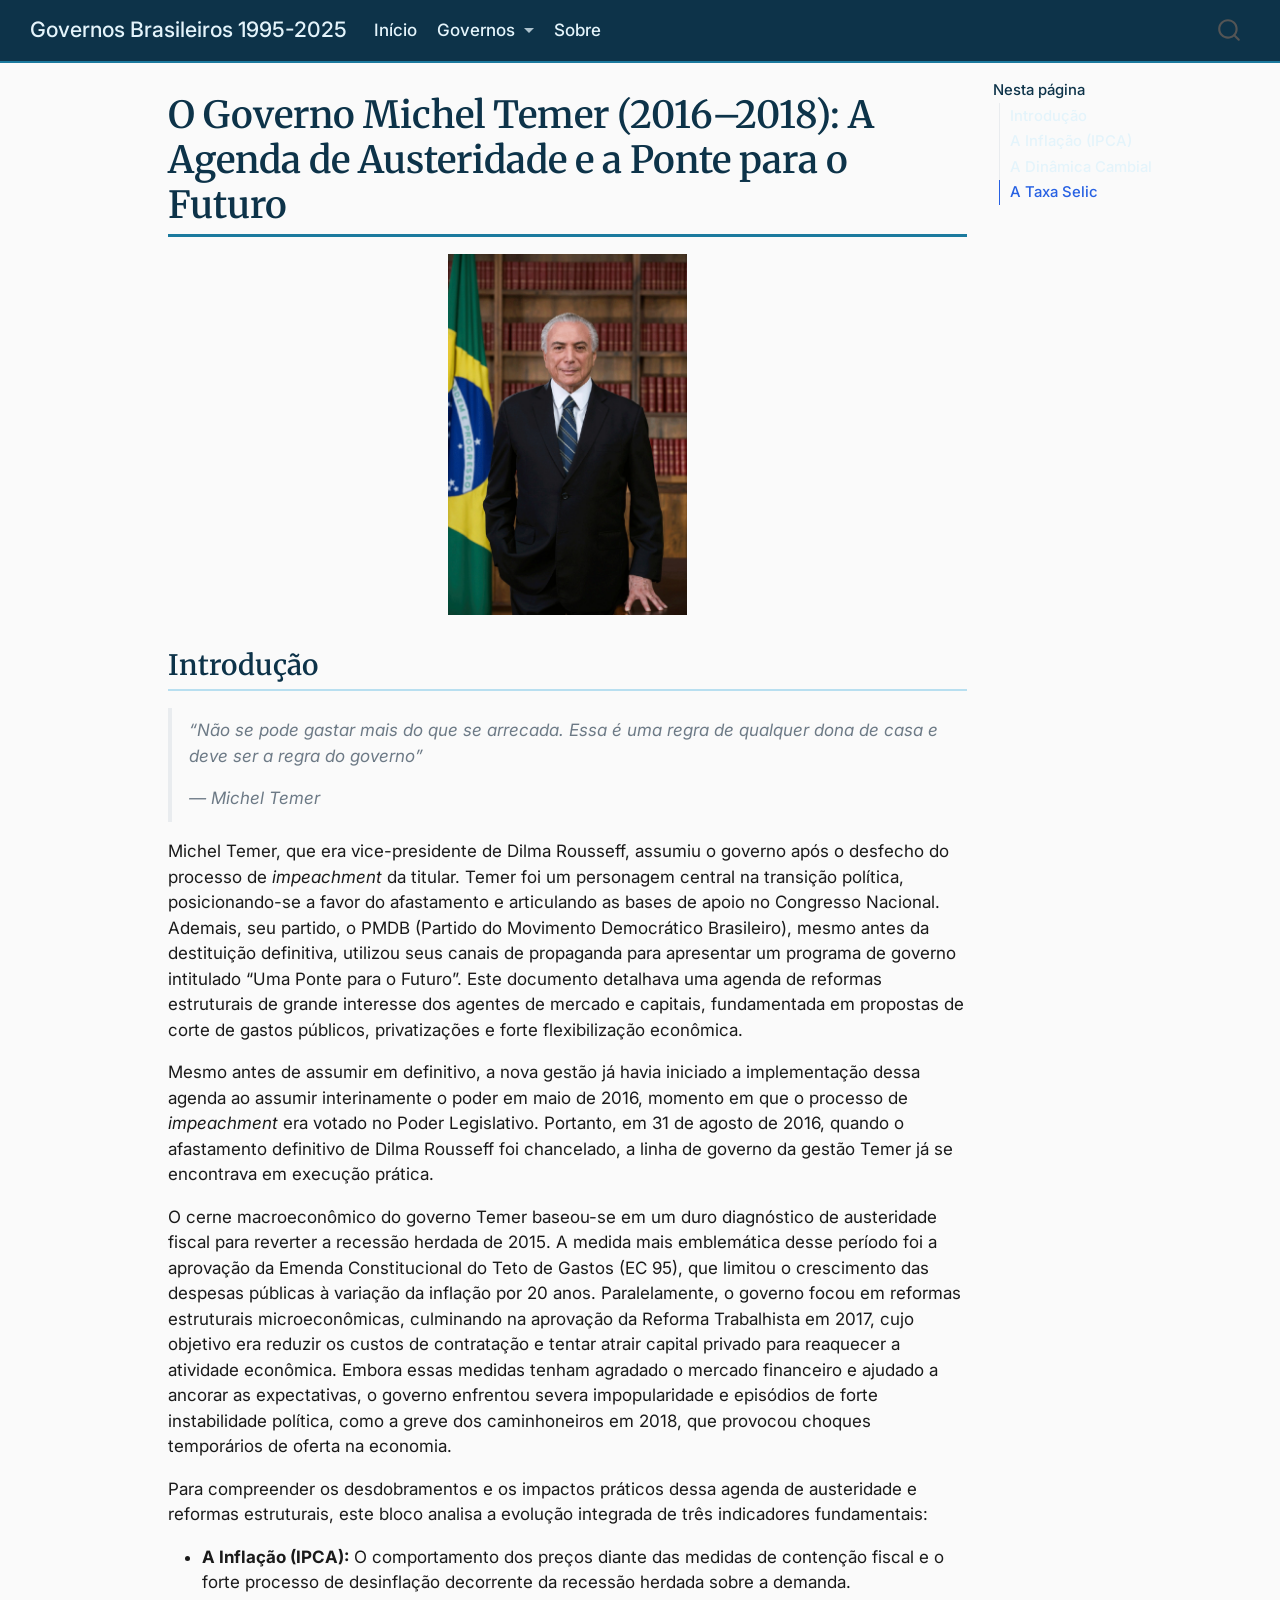
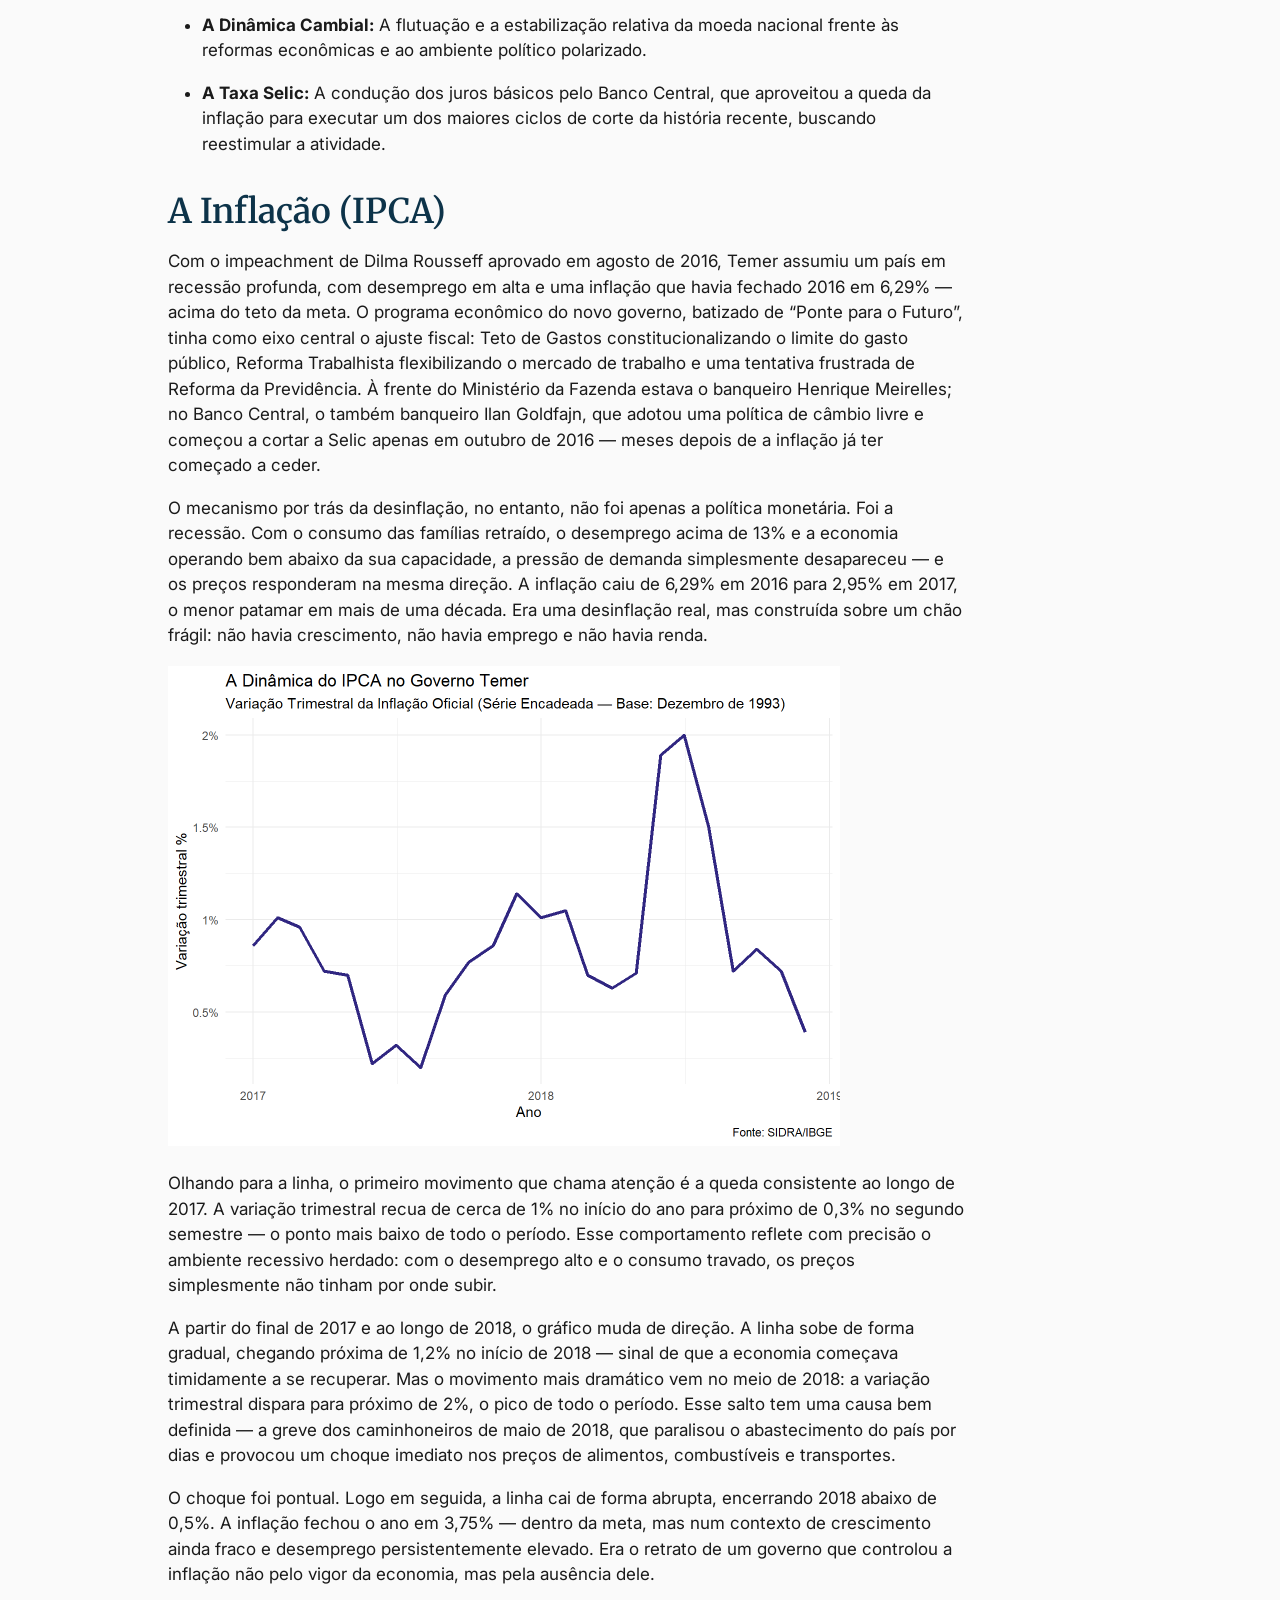
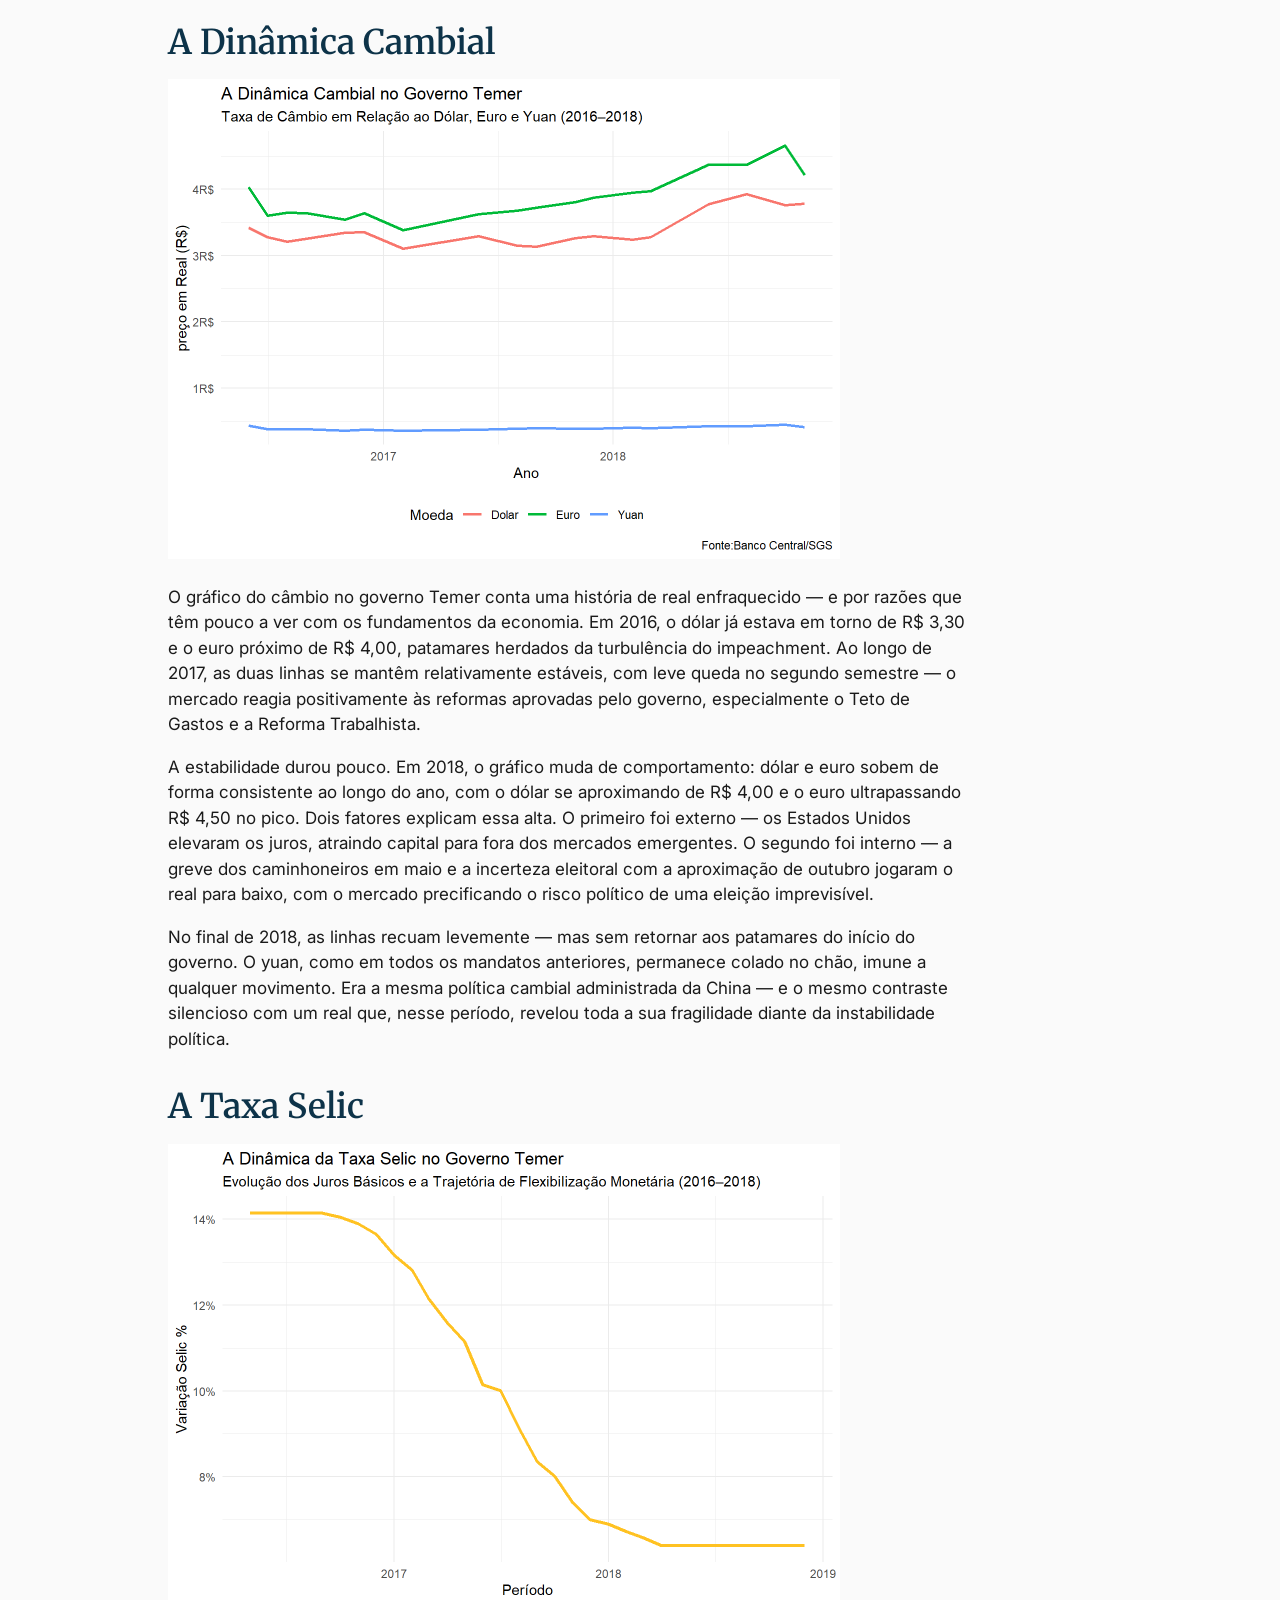
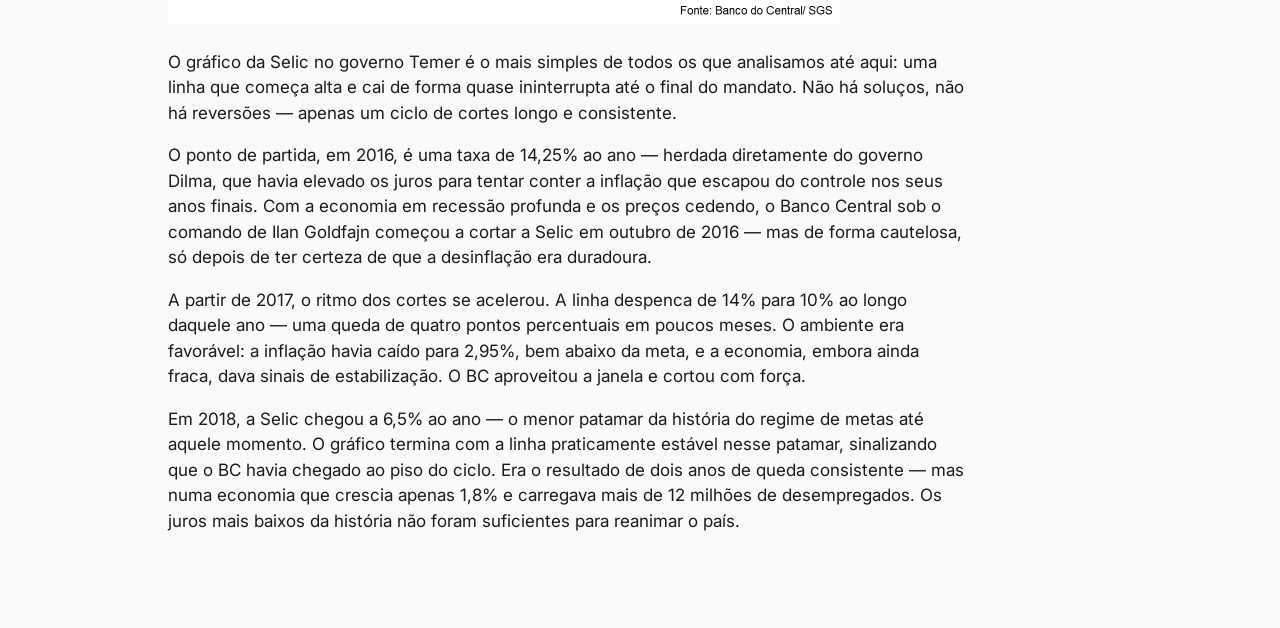
<file: docs/temer.html>
<!DOCTYPE html>
<html xmlns="http://www.w3.org/1999/xhtml" lang="pt-BR" xml:lang="pt-BR"><head>

<meta charset="utf-8">
<meta name="generator" content="quarto-1.9.38">

<meta name="viewport" content="width=device-width, initial-scale=1.0, user-scalable=yes">


<title>O Governo Michel Temer (2016–2018): A Agenda de Austeridade e a Ponte para o Futuro – Governos Brasileiros 1995-2025</title>
<style>
/* Default styles provided by pandoc.
** See https://pandoc.org/MANUAL.html#variables-for-html for config info.
*/
code{white-space: pre-wrap;}
span.smallcaps{font-variant: small-caps;}
div.columns{display: flex; gap: min(4vw, 1.5em);}
div.column{flex: auto; overflow-x: auto;}
div.hanging-indent{margin-left: 1.5em; text-indent: -1.5em;}
ul.task-list{list-style: none;}
ul.task-list li input[type="checkbox"] {
  width: 0.8em;
  margin: 0 0.8em 0.2em -1em; /* quarto-specific, see https://github.com/quarto-dev/quarto-cli/issues/4556 */ 
  vertical-align: middle;
}
</style>


<script src="site_libs/quarto-nav/quarto-nav.js"></script>
<script src="site_libs/quarto-nav/headroom.min.js"></script>
<script src="site_libs/clipboard/clipboard.min.js"></script>
<script src="site_libs/quarto-search/autocomplete.umd.js"></script>
<script src="site_libs/quarto-search/fuse.min.js"></script>
<script src="site_libs/quarto-search/quarto-search.js"></script>
<meta name="quarto:offset" content="./">
<script src="site_libs/quarto-html/quarto.js" type="module"></script>
<script src="site_libs/quarto-html/tabsets/tabsets.js" type="module"></script>
<script src="site_libs/quarto-html/popper.min.js"></script>
<script src="site_libs/quarto-html/tippy.umd.min.js"></script>
<script src="site_libs/quarto-html/anchor.min.js"></script>
<link href="site_libs/quarto-html/tippy.css" rel="stylesheet">
<link href="site_libs/quarto-html/quarto-syntax-highlighting-15634bcf2e68342d4ad2dfa704d543f6.css" rel="stylesheet" id="quarto-text-highlighting-styles">
<script src="site_libs/bootstrap/bootstrap.min.js"></script>
<link href="site_libs/bootstrap/bootstrap-icons.css" rel="stylesheet">
<link href="site_libs/bootstrap/bootstrap-a0f9fd0d421825b736dc1bbcbcba2219.min.css" rel="stylesheet" append-hash="true" id="quarto-bootstrap" data-mode="light">
<script id="quarto-search-options" type="application/json">{
  "location": "navbar",
  "copy-button": false,
  "collapse-after": 3,
  "panel-placement": "end",
  "type": "overlay",
  "limit": 50,
  "keyboard-shortcut": [
    "f",
    "/",
    "s"
  ],
  "show-item-context": false,
  "language": {
    "search-no-results-text": "Nenhum resultado",
    "search-matching-documents-text": "documentos correspondentes",
    "search-copy-link-title": "Copiar link para a busca",
    "search-hide-matches-text": "Esconder correspondências adicionais",
    "search-more-match-text": "mais correspondência neste documento",
    "search-more-matches-text": "mais correspondências neste documento",
    "search-clear-button-title": "Limpar",
    "search-text-placeholder": "",
    "search-detached-cancel-button-title": "Cancelar",
    "search-submit-button-title": "Enviar",
    "search-label": "Procurar"
  }
}</script>


<link rel="stylesheet" href="styles.css">
</head>

<body class="nav-fixed quarto-light">

<div id="quarto-search-results"></div>
  <header id="quarto-header" class="headroom fixed-top">
    <nav class="navbar navbar-expand-lg " data-bs-theme="dark">
      <div class="navbar-container container-fluid">
      <div class="navbar-brand-container mx-auto">
    <a class="navbar-brand" href="./index.html">
    <span class="navbar-title">Governos Brasileiros 1995-2025</span>
    </a>
  </div>
            <div id="quarto-search" class="" title="Procurar"></div>
          <button class="navbar-toggler" type="button" data-bs-toggle="collapse" data-bs-target="#navbarCollapse" aria-controls="navbarCollapse" role="menu" aria-expanded="false" aria-label="Alternar de navegação" onclick="if (window.quartoToggleHeadroom) { window.quartoToggleHeadroom(); }">
  <span class="navbar-toggler-icon"></span>
</button>
          <div class="collapse navbar-collapse" id="navbarCollapse">
            <ul class="navbar-nav navbar-nav-scroll me-auto">
  <li class="nav-item">
    <a class="nav-link" href="./index.html"> 
<span class="menu-text">Início</span></a>
  </li>  
  <li class="nav-item dropdown ">
    <a class="nav-link dropdown-toggle" href="#" id="nav-menu-governos" role="link" data-bs-toggle="dropdown" aria-expanded="false">
 <span class="menu-text">Governos</span>
    </a>
    <ul class="dropdown-menu" aria-labelledby="nav-menu-governos">    
        <li>
    <a class="dropdown-item" href="./fernando_hc.html">
 <span class="dropdown-text">Fernando H. Cardoso (1995-2003)</span></a>
  </li>  
        <li>
    <a class="dropdown-item" href="./lula_i_ii.html">
 <span class="dropdown-text">Lula I (2003-2011)</span></a>
  </li>  
        <li>
    <a class="dropdown-item" href="./dilma.html">
 <span class="dropdown-text">Dilma Rousseff (2011 - 12/05/2016)</span></a>
  </li>  
        <li>
    <a class="dropdown-item" href="./temer.html">
 <span class="dropdown-text">Michel Temer (12/05/2016 - 2019)</span></a>
  </li>  
        <li>
    <a class="dropdown-item" href="./bolsonaro.html">
 <span class="dropdown-text">Jair M. Bolsonaro (2019-2023)</span></a>
  </li>  
        <li>
    <a class="dropdown-item" href="./lula_iii.html">
 <span class="dropdown-text">Lula II (2023- atual)</span></a>
  </li>  
    </ul>
  </li>
  <li class="nav-item">
    <a class="nav-link" href="./about.html"> 
<span class="menu-text">Sobre</span></a>
  </li>  
</ul>
          </div> <!-- /navcollapse -->
            <div class="quarto-navbar-tools">
</div>
      </div> <!-- /container-fluid -->
    </nav>
</header>
<!-- content -->
<div id="quarto-content" class="quarto-container page-columns page-rows-contents page-layout-article page-navbar">
<!-- sidebar -->
<!-- margin-sidebar -->
    <div id="quarto-margin-sidebar" class="sidebar margin-sidebar">
        <nav id="TOC" role="doc-toc" class="toc-active">
    <h2 id="toc-title">Nesta página</h2>
   
  <ul>
  <li><a href="#introdução" id="toc-introdução" class="nav-link active" data-scroll-target="#introdução">Introdução</a></li>
  <li><a href="#a-inflação-ipca" id="toc-a-inflação-ipca" class="nav-link" data-scroll-target="#a-inflação-ipca">A Inflação (IPCA)</a></li>
  <li><a href="#a-dinâmica-cambial" id="toc-a-dinâmica-cambial" class="nav-link" data-scroll-target="#a-dinâmica-cambial">A Dinâmica Cambial</a></li>
  <li><a href="#a-taxa-selic" id="toc-a-taxa-selic" class="nav-link" data-scroll-target="#a-taxa-selic">A Taxa Selic</a></li>
  </ul>
</nav>
    </div>
<!-- main -->
<main class="content" id="quarto-document-content">

<header id="title-block-header" class="quarto-title-block default">
<div class="quarto-title">
<h1 class="title">O Governo Michel Temer (2016–2018): A Agenda de Austeridade e a Ponte para o Futuro</h1>
</div>



<div class="quarto-title-meta">

    
  
    
  </div>
  


</header>


<div class="quarto-figure quarto-figure-center">
<figure class="figure">
<p><img src="imagens/temer.jpeg" class="img-fluid quarto-figure quarto-figure-center figure-img" style="width:30.0%"></p>
</figure>
</div>
<section id="introdução" class="level2">
<h2 class="anchored" data-anchor-id="introdução">Introdução</h2>
<blockquote class="blockquote">
<p><em>“Não se pode gastar mais do que se arrecada. Essa é uma regra de qualquer dona de casa e deve ser a regra do governo”</em></p>
<p><em>— Michel Temer</em></p>
</blockquote>
<p>Michel Temer, que era vice-presidente de Dilma Rousseff, assumiu o governo após o desfecho do processo de <em>impeachment</em> da titular. Temer foi um personagem central na transição política, posicionando-se a favor do afastamento e articulando as bases de apoio no Congresso Nacional. Ademais, seu partido, o PMDB (Partido do Movimento Democrático Brasileiro), mesmo antes da destituição definitiva, utilizou seus canais de propaganda para apresentar um programa de governo intitulado “Uma Ponte para o Futuro”. Este documento detalhava uma agenda de reformas estruturais de grande interesse dos agentes de mercado e capitais, fundamentada em propostas de corte de gastos públicos, privatizações e forte flexibilização econômica.</p>
<p>Mesmo antes de assumir em definitivo, a nova gestão já havia iniciado a implementação dessa agenda ao assumir interinamente o poder em maio de 2016, momento em que o processo de <em>impeachment</em> era votado no Poder Legislativo. Portanto, em 31 de agosto de 2016, quando o afastamento definitivo de Dilma Rousseff foi chancelado, a linha de governo da gestão Temer já se encontrava em execução prática.</p>
<p>O cerne macroeconômico do governo Temer baseou-se em um duro diagnóstico de austeridade fiscal para reverter a recessão herdada de 2015. A medida mais emblemática desse período foi a aprovação da Emenda Constitucional do Teto de Gastos (EC 95), que limitou o crescimento das despesas públicas à variação da inflação por 20 anos. Paralelamente, o governo focou em reformas estruturais microeconômicas, culminando na aprovação da Reforma Trabalhista em 2017, cujo objetivo era reduzir os custos de contratação e tentar atrair capital privado para reaquecer a atividade econômica. Embora essas medidas tenham agradado o mercado financeiro e ajudado a ancorar as expectativas, o governo enfrentou severa impopularidade e episódios de forte instabilidade política, como a greve dos caminhoneiros em 2018, que provocou choques temporários de oferta na economia.</p>
<p>Para compreender os desdobramentos e os impactos práticos dessa agenda de austeridade e reformas estruturais, este bloco analisa a evolução integrada de três indicadores fundamentais:</p>
<ul>
<li><p><strong>A Inflação (IPCA):</strong> O comportamento dos preços diante das medidas de contenção fiscal e o forte processo de desinflação decorrente da recessão herdada sobre a demanda.</p></li>
<li><p><strong>A Dinâmica Cambial:</strong> A flutuação e a estabilização relativa da moeda nacional frente às reformas econômicas e ao ambiente político polarizado.</p></li>
<li><p><strong>A Taxa Selic:</strong> A condução dos juros básicos pelo Banco Central, que aproveitou a queda da inflação para executar um dos maiores ciclos de corte da história recente, buscando reestimular a atividade.</p></li>
</ul>
</section>
<section id="a-inflação-ipca" class="level1">
<h1>A Inflação (IPCA)</h1>
<p>Com o impeachment de Dilma Rousseff aprovado em agosto de 2016, Temer assumiu um país em recessão profunda, com desemprego em alta e uma inflação que havia fechado 2016 em 6,29% — acima do teto da meta. O programa econômico do novo governo, batizado de “Ponte para o Futuro”, tinha como eixo central o ajuste fiscal: Teto de Gastos constitucionalizando o limite do gasto público, Reforma Trabalhista flexibilizando o mercado de trabalho e uma tentativa frustrada de Reforma da Previdência. À frente do Ministério da Fazenda estava o banqueiro Henrique Meirelles; no Banco Central, o também banqueiro Ilan Goldfajn, que adotou uma política de câmbio livre e começou a cortar a Selic apenas em outubro de 2016 — meses depois de a inflação já ter começado a ceder.</p>
<p>O mecanismo por trás da desinflação, no entanto, não foi apenas a política monetária. Foi a recessão. Com o consumo das famílias retraído, o desemprego acima de 13% e a economia operando bem abaixo da sua capacidade, a pressão de demanda simplesmente desapareceu — e os preços responderam na mesma direção. A inflação caiu de 6,29% em 2016 para 2,95% em 2017, o menor patamar em mais de uma década. Era uma desinflação real, mas construída sobre um chão frágil: não havia crescimento, não havia emprego e não havia renda.</p>
<div class="cell">
<div class="cell-output-display">
<div>
<figure class="figure">
<p><img src="temer_files/figure-html/unnamed-chunk-1-1.png" class="img-fluid figure-img" width="672"></p>
</figure>
</div>
</div>
</div>
<p>Olhando para a linha, o primeiro movimento que chama atenção é a queda consistente ao longo de 2017. A variação trimestral recua de cerca de 1% no início do ano para próximo de 0,3% no segundo semestre — o ponto mais baixo de todo o período. Esse comportamento reflete com precisão o ambiente recessivo herdado: com o desemprego alto e o consumo travado, os preços simplesmente não tinham por onde subir.</p>
<p>A partir do final de 2017 e ao longo de 2018, o gráfico muda de direção. A linha sobe de forma gradual, chegando próxima de 1,2% no início de 2018 — sinal de que a economia começava timidamente a se recuperar. Mas o movimento mais dramático vem no meio de 2018: a variação trimestral dispara para próximo de 2%, o pico de todo o período. Esse salto tem uma causa bem definida — a greve dos caminhoneiros de maio de 2018, que paralisou o abastecimento do país por dias e provocou um choque imediato nos preços de alimentos, combustíveis e transportes.</p>
<p>O choque foi pontual. Logo em seguida, a linha cai de forma abrupta, encerrando 2018 abaixo de 0,5%. A inflação fechou o ano em 3,75% — dentro da meta, mas num contexto de crescimento ainda fraco e desemprego persistentemente elevado. Era o retrato de um governo que controlou a inflação não pelo vigor da economia, mas pela ausência dele.</p>
</section>
<section id="a-dinâmica-cambial" class="level1">
<h1>A Dinâmica Cambial</h1>
<div class="cell">
<div class="cell-output-display">
<div>
<figure class="figure">
<p><img src="temer_files/figure-html/unnamed-chunk-2-1.png" class="img-fluid figure-img" width="672"></p>
</figure>
</div>
</div>
</div>
<p>O gráfico do câmbio no governo Temer conta uma história de real enfraquecido — e por razões que têm pouco a ver com os fundamentos da economia. Em 2016, o dólar já estava em torno de R$ 3,30 e o euro próximo de R$ 4,00, patamares herdados da turbulência do impeachment. Ao longo de 2017, as duas linhas se mantêm relativamente estáveis, com leve queda no segundo semestre — o mercado reagia positivamente às reformas aprovadas pelo governo, especialmente o Teto de Gastos e a Reforma Trabalhista.</p>
<p>A estabilidade durou pouco. Em 2018, o gráfico muda de comportamento: dólar e euro sobem de forma consistente ao longo do ano, com o dólar se aproximando de R$ 4,00 e o euro ultrapassando R$ 4,50 no pico. Dois fatores explicam essa alta. O primeiro foi externo — os Estados Unidos elevaram os juros, atraindo capital para fora dos mercados emergentes. O segundo foi interno — a greve dos caminhoneiros em maio e a incerteza eleitoral com a aproximação de outubro jogaram o real para baixo, com o mercado precificando o risco político de uma eleição imprevisível.</p>
<p>No final de 2018, as linhas recuam levemente — mas sem retornar aos patamares do início do governo. O yuan, como em todos os mandatos anteriores, permanece colado no chão, imune a qualquer movimento. Era a mesma política cambial administrada da China — e o mesmo contraste silencioso com um real que, nesse período, revelou toda a sua fragilidade diante da instabilidade política.</p>
</section>
<section id="a-taxa-selic" class="level1">
<h1>A Taxa Selic</h1>
<div class="cell">
<div class="cell-output-display">
<div>
<figure class="figure">
<p><img src="temer_files/figure-html/unnamed-chunk-3-1.png" class="img-fluid figure-img" width="672"></p>
</figure>
</div>
</div>
</div>
<p>O gráfico da Selic no governo Temer é o mais simples de todos os que analisamos até aqui: uma linha que começa alta e cai de forma quase ininterrupta até o final do mandato. Não há soluços, não há reversões — apenas um ciclo de cortes longo e consistente.</p>
<p>O ponto de partida, em 2016, é uma taxa de 14,25% ao ano — herdada diretamente do governo Dilma, que havia elevado os juros para tentar conter a inflação que escapou do controle nos seus anos finais. Com a economia em recessão profunda e os preços cedendo, o Banco Central sob o comando de Ilan Goldfajn começou a cortar a Selic em outubro de 2016 — mas de forma cautelosa, só depois de ter certeza de que a desinflação era duradoura.</p>
<p>A partir de 2017, o ritmo dos cortes se acelerou. A linha despenca de 14% para 10% ao longo daquele ano — uma queda de quatro pontos percentuais em poucos meses. O ambiente era favorável: a inflação havia caído para 2,95%, bem abaixo da meta, e a economia, embora ainda fraca, dava sinais de estabilização. O BC aproveitou a janela e cortou com força.</p>
<p>Em 2018, a Selic chegou a 6,5% ao ano — o menor patamar da história do regime de metas até aquele momento. O gráfico termina com a linha praticamente estável nesse patamar, sinalizando que o BC havia chegado ao piso do ciclo. Era o resultado de dois anos de queda consistente — mas numa economia que crescia apenas 1,8% e carregava mais de 12 milhões de desempregados. Os juros mais baixos da história não foram suficientes para reanimar o país.</p>


</section>

</main> <!-- /main -->
<script id="quarto-html-after-body" type="application/javascript">
  window.document.addEventListener("DOMContentLoaded", function (event) {
    const icon = "";
    const anchorJS = new window.AnchorJS();
    anchorJS.options = {
      placement: 'right',
      icon: icon
    };
    anchorJS.add('.anchored');
    const isCodeAnnotation = (el) => {
      for (const clz of el.classList) {
        if (clz.startsWith('code-annotation-')) {                     
          return true;
        }
      }
      return false;
    }
    const onCopySuccess = function(e) {
      // button target
      const button = e.trigger;
      // don't keep focus
      button.blur();
      // flash "checked"
      button.classList.add('code-copy-button-checked');
      var currentTitle = button.getAttribute("title");
      button.setAttribute("title", "Copiada");
      let tooltip;
      if (window.bootstrap) {
        button.setAttribute("data-bs-toggle", "tooltip");
        button.setAttribute("data-bs-placement", "left");
        button.setAttribute("data-bs-title", "Copiada");
        tooltip = new bootstrap.Tooltip(button, 
          { trigger: "manual", 
            customClass: "code-copy-button-tooltip",
            offset: [0, -8]});
        tooltip.show();    
      }
      setTimeout(function() {
        if (tooltip) {
          tooltip.hide();
          button.removeAttribute("data-bs-title");
          button.removeAttribute("data-bs-toggle");
          button.removeAttribute("data-bs-placement");
        }
        button.setAttribute("title", currentTitle);
        button.classList.remove('code-copy-button-checked');
      }, 1000);
      // clear code selection
      e.clearSelection();
    }
    const getTextToCopy = function(trigger) {
      const outerScaffold = trigger.parentElement.cloneNode(true);
      const codeEl = outerScaffold.querySelector('code');
      for (const childEl of codeEl.children) {
        if (isCodeAnnotation(childEl)) {
          childEl.remove();
        }
      }
      return codeEl.innerText;
    }
    const clipboard = new window.ClipboardJS('.code-copy-button:not([data-in-quarto-modal])', {
      text: getTextToCopy
    });
    clipboard.on('success', onCopySuccess);
    if (window.document.getElementById('quarto-embedded-source-code-modal')) {
      const clipboardModal = new window.ClipboardJS('.code-copy-button[data-in-quarto-modal]', {
        text: getTextToCopy,
        container: window.document.getElementById('quarto-embedded-source-code-modal')
      });
      clipboardModal.on('success', onCopySuccess);
    }
      var localhostRegex = new RegExp(/^(?:http|https):\/\/localhost\:?[0-9]*\//);
      var mailtoRegex = new RegExp(/^mailto:/);
        var filterRegex = new RegExp("https:\/\/fran-ufpi\.github\.io\/governosbrasil\/");
      var isInternal = (href) => {
          return filterRegex.test(href) || localhostRegex.test(href) || mailtoRegex.test(href);
      }
      // Inspect non-navigation links and adorn them if external
     var links = window.document.querySelectorAll('a[href]:not(.nav-link):not(.navbar-brand):not(.toc-action):not(.sidebar-link):not(.sidebar-item-toggle):not(.pagination-link):not(.no-external):not([aria-hidden]):not(.dropdown-item):not(.quarto-navigation-tool):not(.about-link)');
      for (var i=0; i<links.length; i++) {
        const link = links[i];
        if (!isInternal(link.href)) {
          // undo the damage that might have been done by quarto-nav.js in the case of
          // links that we want to consider external
          if (link.dataset.originalHref !== undefined) {
            link.href = link.dataset.originalHref;
          }
        }
      }
    function tippyHover(el, contentFn, onTriggerFn, onUntriggerFn) {
      const config = {
        allowHTML: true,
        maxWidth: 500,
        delay: 100,
        arrow: false,
        appendTo: function(el) {
            return el.parentElement;
        },
        interactive: true,
        interactiveBorder: 10,
        theme: 'quarto',
        placement: 'bottom-start',
      };
      if (contentFn) {
        config.content = contentFn;
      }
      if (onTriggerFn) {
        config.onTrigger = onTriggerFn;
      }
      if (onUntriggerFn) {
        config.onUntrigger = onUntriggerFn;
      }
      window.tippy(el, config); 
    }
    const noterefs = window.document.querySelectorAll('a[role="doc-noteref"]');
    for (var i=0; i<noterefs.length; i++) {
      const ref = noterefs[i];
      tippyHover(ref, function() {
        // use id or data attribute instead here
        let href = ref.getAttribute('data-footnote-href') || ref.getAttribute('href');
        try { href = new URL(href).hash; } catch {}
        const id = href.replace(/^#\/?/, "");
        const note = window.document.getElementById(id);
        if (note) {
          return note.innerHTML;
        } else {
          return "";
        }
      });
    }
    const xrefs = window.document.querySelectorAll('a.quarto-xref');
    const processXRef = (id, note) => {
      // Strip column container classes
      const stripColumnClz = (el) => {
        el.classList.remove("page-full", "page-columns");
        if (el.children) {
          for (const child of el.children) {
            stripColumnClz(child);
          }
        }
      }
      stripColumnClz(note)
      if (id === null || id.startsWith('sec-')) {
        // Special case sections, only their first couple elements
        const container = document.createElement("div");
        if (note.children && note.children.length > 2) {
          container.appendChild(note.children[0].cloneNode(true));
          for (let i = 1; i < note.children.length; i++) {
            const child = note.children[i];
            if (child.tagName === "P" && child.innerText === "") {
              continue;
            } else {
              container.appendChild(child.cloneNode(true));
              break;
            }
          }
          if (window.Quarto?.typesetMath) {
            window.Quarto.typesetMath(container);
          }
          return container.innerHTML
        } else {
          if (window.Quarto?.typesetMath) {
            window.Quarto.typesetMath(note);
          }
          return note.innerHTML;
        }
      } else {
        // Remove any anchor links if they are present
        const anchorLink = note.querySelector('a.anchorjs-link');
        if (anchorLink) {
          anchorLink.remove();
        }
        if (window.Quarto?.typesetMath) {
          window.Quarto.typesetMath(note);
        }
        if (note.classList.contains("callout")) {
          return note.outerHTML;
        } else {
          return note.innerHTML;
        }
      }
    }
    for (var i=0; i<xrefs.length; i++) {
      const xref = xrefs[i];
      tippyHover(xref, undefined, function(instance) {
        instance.disable();
        let url = xref.getAttribute('href');
        let hash = undefined; 
        if (url.startsWith('#')) {
          hash = url;
        } else {
          try { hash = new URL(url).hash; } catch {}
        }
        if (hash) {
          const id = hash.replace(/^#\/?/, "");
          const note = window.document.getElementById(id);
          if (note !== null) {
            try {
              const html = processXRef(id, note.cloneNode(true));
              instance.setContent(html);
            } finally {
              instance.enable();
              instance.show();
            }
          } else {
            // See if we can fetch this
            fetch(url.split('#')[0])
            .then(res => res.text())
            .then(html => {
              const parser = new DOMParser();
              const htmlDoc = parser.parseFromString(html, "text/html");
              const note = htmlDoc.getElementById(id);
              if (note !== null) {
                const html = processXRef(id, note);
                instance.setContent(html);
              } 
            }).finally(() => {
              instance.enable();
              instance.show();
            });
          }
        } else {
          // See if we can fetch a full url (with no hash to target)
          // This is a special case and we should probably do some content thinning / targeting
          fetch(url)
          .then(res => res.text())
          .then(html => {
            const parser = new DOMParser();
            const htmlDoc = parser.parseFromString(html, "text/html");
            const note = htmlDoc.querySelector('main.content');
            if (note !== null) {
              // This should only happen for chapter cross references
              // (since there is no id in the URL)
              // remove the first header
              if (note.children.length > 0 && note.children[0].tagName === "HEADER") {
                note.children[0].remove();
              }
              const html = processXRef(null, note);
              instance.setContent(html);
            } 
          }).finally(() => {
            instance.enable();
            instance.show();
          });
        }
      }, function(instance) {
      });
    }
        let selectedAnnoteEl;
        const selectorForAnnotation = ( cell, annotation) => {
          let cellAttr = 'data-code-cell="' + cell + '"';
          let lineAttr = 'data-code-annotation="' +  annotation + '"';
          const selector = 'span[' + cellAttr + '][' + lineAttr + ']';
          return selector;
        }
        const selectCodeLines = (annoteEl) => {
          const doc = window.document;
          const targetCell = annoteEl.getAttribute("data-target-cell");
          const targetAnnotation = annoteEl.getAttribute("data-target-annotation");
          const annoteSpan = window.document.querySelector(selectorForAnnotation(targetCell, targetAnnotation));
          const lines = annoteSpan.getAttribute("data-code-lines").split(",");
          const lineIds = lines.map((line) => {
            return targetCell + "-" + line;
          })
          let top = null;
          let height = null;
          let parent = null;
          if (lineIds.length > 0) {
              //compute the position of the single el (top and bottom and make a div)
              const el = window.document.getElementById(lineIds[0]);
              top = el.offsetTop;
              height = el.offsetHeight;
              parent = el.parentElement.parentElement;
            if (lineIds.length > 1) {
              const lastEl = window.document.getElementById(lineIds[lineIds.length - 1]);
              const bottom = lastEl.offsetTop + lastEl.offsetHeight;
              height = bottom - top;
            }
            if (top !== null && height !== null && parent !== null) {
              // cook up a div (if necessary) and position it 
              let div = window.document.getElementById("code-annotation-line-highlight");
              if (div === null) {
                div = window.document.createElement("div");
                div.setAttribute("id", "code-annotation-line-highlight");
                div.style.position = 'absolute';
                parent.appendChild(div);
              }
              div.style.top = top - 2 + "px";
              div.style.height = height + 4 + "px";
              div.style.left = 0;
              let gutterDiv = window.document.getElementById("code-annotation-line-highlight-gutter");
              if (gutterDiv === null) {
                gutterDiv = window.document.createElement("div");
                gutterDiv.setAttribute("id", "code-annotation-line-highlight-gutter");
                gutterDiv.style.position = 'absolute';
                const codeCell = window.document.getElementById(targetCell);
                const gutter = codeCell.querySelector('.code-annotation-gutter');
                gutter.appendChild(gutterDiv);
              }
              gutterDiv.style.top = top - 2 + "px";
              gutterDiv.style.height = height + 4 + "px";
            }
            selectedAnnoteEl = annoteEl;
          }
        };
        const unselectCodeLines = () => {
          const elementsIds = ["code-annotation-line-highlight", "code-annotation-line-highlight-gutter"];
          elementsIds.forEach((elId) => {
            const div = window.document.getElementById(elId);
            if (div) {
              div.remove();
            }
          });
          selectedAnnoteEl = undefined;
        };
          // Handle positioning of the toggle
      window.addEventListener(
        "resize",
        throttle(() => {
          elRect = undefined;
          if (selectedAnnoteEl) {
            selectCodeLines(selectedAnnoteEl);
          }
        }, 10)
      );
      function throttle(fn, ms) {
      let throttle = false;
      let timer;
        return (...args) => {
          if(!throttle) { // first call gets through
              fn.apply(this, args);
              throttle = true;
          } else { // all the others get throttled
              if(timer) clearTimeout(timer); // cancel #2
              timer = setTimeout(() => {
                fn.apply(this, args);
                timer = throttle = false;
              }, ms);
          }
        };
      }
        // Attach click handler to the DT
        const annoteDls = window.document.querySelectorAll('dt[data-target-cell]');
        for (const annoteDlNode of annoteDls) {
          annoteDlNode.addEventListener('click', (event) => {
            const clickedEl = event.target;
            if (clickedEl !== selectedAnnoteEl) {
              unselectCodeLines();
              const activeEl = window.document.querySelector('dt[data-target-cell].code-annotation-active');
              if (activeEl) {
                activeEl.classList.remove('code-annotation-active');
              }
              selectCodeLines(clickedEl);
              clickedEl.classList.add('code-annotation-active');
            } else {
              // Unselect the line
              unselectCodeLines();
              clickedEl.classList.remove('code-annotation-active');
            }
          });
        }
    const findCites = (el) => {
      const parentEl = el.parentElement;
      if (parentEl) {
        const cites = parentEl.dataset.cites;
        if (cites) {
          return {
            el,
            cites: cites.split(' ')
          };
        } else {
          return findCites(el.parentElement)
        }
      } else {
        return undefined;
      }
    };
    var bibliorefs = window.document.querySelectorAll('a[role="doc-biblioref"]');
    for (var i=0; i<bibliorefs.length; i++) {
      const ref = bibliorefs[i];
      const citeInfo = findCites(ref);
      if (citeInfo) {
        tippyHover(citeInfo.el, function() {
          var popup = window.document.createElement('div');
          citeInfo.cites.forEach(function(cite) {
            var citeDiv = window.document.createElement('div');
            citeDiv.classList.add('hanging-indent');
            citeDiv.classList.add('csl-entry');
            var biblioDiv = window.document.getElementById('ref-' + cite);
            if (biblioDiv) {
              citeDiv.innerHTML = biblioDiv.innerHTML;
            }
            popup.appendChild(citeDiv);
          });
          return popup.innerHTML;
        });
      }
    }
  });
  </script>
</div> <!-- /content -->




</body></html>
</file>
<file: docs/site_libs/quarto-html/tippy.css>
.tippy-box[data-animation=fade][data-state=hidden]{opacity:0}[data-tippy-root]{max-width:calc(100vw - 10px)}.tippy-box{position:relative;background-color:#333;color:#fff;border-radius:4px;font-size:14px;line-height:1.4;white-space:normal;outline:0;transition-property:transform,visibility,opacity}.tippy-box[data-placement^=top]>.tippy-arrow{bottom:0}.tippy-box[data-placement^=top]>.tippy-arrow:before{bottom:-7px;left:0;border-width:8px 8px 0;border-top-color:initial;transform-origin:center top}.tippy-box[data-placement^=bottom]>.tippy-arrow{top:0}.tippy-box[data-placement^=bottom]>.tippy-arrow:before{top:-7px;left:0;border-width:0 8px 8px;border-bottom-color:initial;transform-origin:center bottom}.tippy-box[data-placement^=left]>.tippy-arrow{right:0}.tippy-box[data-placement^=left]>.tippy-arrow:before{border-width:8px 0 8px 8px;border-left-color:initial;right:-7px;transform-origin:center left}.tippy-box[data-placement^=right]>.tippy-arrow{left:0}.tippy-box[data-placement^=right]>.tippy-arrow:before{left:-7px;border-width:8px 8px 8px 0;border-right-color:initial;transform-origin:center right}.tippy-box[data-inertia][data-state=visible]{transition-timing-function:cubic-bezier(.54,1.5,.38,1.11)}.tippy-arrow{width:16px;height:16px;color:#333}.tippy-arrow:before{content:"";position:absolute;border-color:transparent;border-style:solid}.tippy-content{position:relative;padding:5px 9px;z-index:1}
</file>
<file: docs/site_libs/quarto-html/quarto-syntax-highlighting-15634bcf2e68342d4ad2dfa704d543f6.css>
/* quarto syntax highlight colors */
:root {
  --quarto-hl-ot-color: #003B4F;
  --quarto-hl-at-color: #657422;
  --quarto-hl-ss-color: #20794D;
  --quarto-hl-an-color: #5E5E5E;
  --quarto-hl-fu-color: #4758AB;
  --quarto-hl-st-color: #20794D;
  --quarto-hl-cf-color: #003B4F;
  --quarto-hl-op-color: #5E5E5E;
  --quarto-hl-er-color: #AD0000;
  --quarto-hl-bn-color: #AD0000;
  --quarto-hl-al-color: #AD0000;
  --quarto-hl-va-color: #111111;
  --quarto-hl-bu-color: inherit;
  --quarto-hl-ex-color: inherit;
  --quarto-hl-pp-color: #AD0000;
  --quarto-hl-in-color: #5E5E5E;
  --quarto-hl-vs-color: #20794D;
  --quarto-hl-wa-color: #5E5E5E;
  --quarto-hl-do-color: #5E5E5E;
  --quarto-hl-im-color: #00769E;
  --quarto-hl-ch-color: #20794D;
  --quarto-hl-dt-color: #AD0000;
  --quarto-hl-fl-color: #AD0000;
  --quarto-hl-co-color: #5E5E5E;
  --quarto-hl-cv-color: #5E5E5E;
  --quarto-hl-cn-color: #8f5902;
  --quarto-hl-sc-color: #5E5E5E;
  --quarto-hl-dv-color: #AD0000;
  --quarto-hl-kw-color: #003B4F;
}

/* other quarto variables */
:root {
  --quarto-font-monospace: SFMono-Regular, Menlo, Monaco, Consolas, "Liberation Mono", "Courier New", monospace;
}

/* syntax highlight based on Pandoc's rules */
pre > code.sourceCode > span {
  color: #003B4F;
}

code.sourceCode > span {
  color: #003B4F;
}

div.sourceCode,
div.sourceCode pre.sourceCode {
  color: #003B4F;
}

/* Normal */
code span {
  color: #003B4F;
}

/* Alert */
code span.al {
  color: #AD0000;
  font-style: inherit;
}

/* Annotation */
code span.an {
  color: #5E5E5E;
  font-style: inherit;
}

/* Attribute */
code span.at {
  color: #657422;
  font-style: inherit;
}

/* BaseN */
code span.bn {
  color: #AD0000;
  font-style: inherit;
}

/* BuiltIn */
code span.bu {
  font-style: inherit;
}

/* ControlFlow */
code span.cf {
  color: #003B4F;
  font-weight: bold;
  font-style: inherit;
}

/* Char */
code span.ch {
  color: #20794D;
  font-style: inherit;
}

/* Constant */
code span.cn {
  color: #8f5902;
  font-style: inherit;
}

/* Comment */
code span.co {
  color: #5E5E5E;
  font-style: inherit;
}

/* CommentVar */
code span.cv {
  color: #5E5E5E;
  font-style: italic;
}

/* Documentation */
code span.do {
  color: #5E5E5E;
  font-style: italic;
}

/* DataType */
code span.dt {
  color: #AD0000;
  font-style: inherit;
}

/* DecVal */
code span.dv {
  color: #AD0000;
  font-style: inherit;
}

/* Error */
code span.er {
  color: #AD0000;
  font-style: inherit;
}

/* Extension */
code span.ex {
  font-style: inherit;
}

/* Float */
code span.fl {
  color: #AD0000;
  font-style: inherit;
}

/* Function */
code span.fu {
  color: #4758AB;
  font-style: inherit;
}

/* Import */
code span.im {
  color: #00769E;
  font-style: inherit;
}

/* Information */
code span.in {
  color: #5E5E5E;
  font-style: inherit;
}

/* Keyword */
code span.kw {
  color: #003B4F;
  font-weight: bold;
  font-style: inherit;
}

/* Operator */
code span.op {
  color: #5E5E5E;
  font-style: inherit;
}

/* Other */
code span.ot {
  color: #003B4F;
  font-style: inherit;
}

/* Preprocessor */
code span.pp {
  color: #AD0000;
  font-style: inherit;
}

/* SpecialChar */
code span.sc {
  color: #5E5E5E;
  font-style: inherit;
}

/* SpecialString */
code span.ss {
  color: #20794D;
  font-style: inherit;
}

/* String */
code span.st {
  color: #20794D;
  font-style: inherit;
}

/* Variable */
code span.va {
  color: #111111;
  font-style: inherit;
}

/* VerbatimString */
code span.vs {
  color: #20794D;
  font-style: inherit;
}

/* Warning */
code span.wa {
  color: #5E5E5E;
  font-style: italic;
}

.prevent-inlining {
  content: "</";
}

/*# sourceMappingURL=f23921c56f73e400b49028c9186a1aa0.css.map */
</file>
<file: docs/styles.css>
/* css styles */
/* ── Fontes ── */
@import url('https://fonts.googleapis.com/css2?family=Merriweather:wght@400;700&family=Inter:wght@400;500;600&display=swap');

/* ── Variáveis ── */
:root {
  --azul-escuro: #0d3349;
  --azul-medio: #1b7a9e;
  --azul-claro: #e4f4fb;
  --texto: #1a1a1a;
  --texto-suave: #555;
  --borda: #b8dff0;
}

/* ── Base ── */
body {
  font-family: 'Inter', sans-serif;
  color: var(--texto);
  background-color: #fafafa;
}

h1, h2, h3, h4 {
  font-family: 'Merriweather', serif;
  color: var(--azul-escuro);
}

/* ── Navbar ── */
.navbar {
  background-color: var(--azul-escuro) !important;
  border-bottom: 2px solid var(--azul-medio);
}

.navbar-brand, .nav-link {
  color: #e4f4fb !important;
  font-family: 'Inter', sans-serif;
  font-weight: 500;
}

.nav-link:hover {
  color: var(--azul-medio) !important;
}

/* ── Hero (título da home) ── */
.quarto-title h1 {
  font-size: 2.2rem;
  color: var(--azul-escuro);
  border-bottom: 3px solid var(--azul-medio);
  padding-bottom: 0.4rem;
}

.quarto-title .subtitle {
  color: var(--texto-suave);
  font-size: 1.1rem;
}

/* ── Grid de governos ── */
.grid > div {
  background-color: #f0f9fd;
  border-radius: 8px;
  padding: 16px;
  border: 1px solid var(--borda);
  transition: box-shadow 0.2s;
}

.grid > div:hover {
  box-shadow: 0 4px 12px rgba(27, 122, 158, 0.15);
}

.grid h3 {
  font-size: 1.1rem;
  color: var(--azul-escuro);
  border-left: 4px solid var(--azul-medio);
  padding-left: 10px;
  margin-bottom: 6px;
}

.grid strong {
  color: var(--azul-medio);
  font-size: 0.85rem;
}

.grid p {
  font-size: 0.9rem;
  color: var(--texto-suave);
}

.grid a {
  color: var(--azul-medio);
  font-weight: 500;
  text-decoration: none;
  font-size: 0.85rem;
}

.grid a:hover {
  text-decoration: underline;
}

/* ── Tabela ── */
table {
  width: 100%;
  border-collapse: collapse;
  font-size: 0.9rem;
}

thead tr {
  background-color: var(--azul-escuro);
  color: #e4f4fb;
}

tbody tr:nth-child(even) {
  background-color: var(--azul-claro);
}

tbody tr:hover {
  background-color: #c2e8f5;
}

td, th {
  padding: 8px 14px;
  border: 1px solid var(--borda);
}

/* ── Seções h2 ── */
h2 {
  margin-top: 2.5rem;
  padding-bottom: 6px;
  border-bottom: 2px solid var(--borda);
}

/* ── Rodapé ── */
.nav-footer {
  background-color: var(--azul-escuro);
  color: #a8d8ec;
  font-size: 0.85rem;
  padding: 1rem 0;
}
</file>
